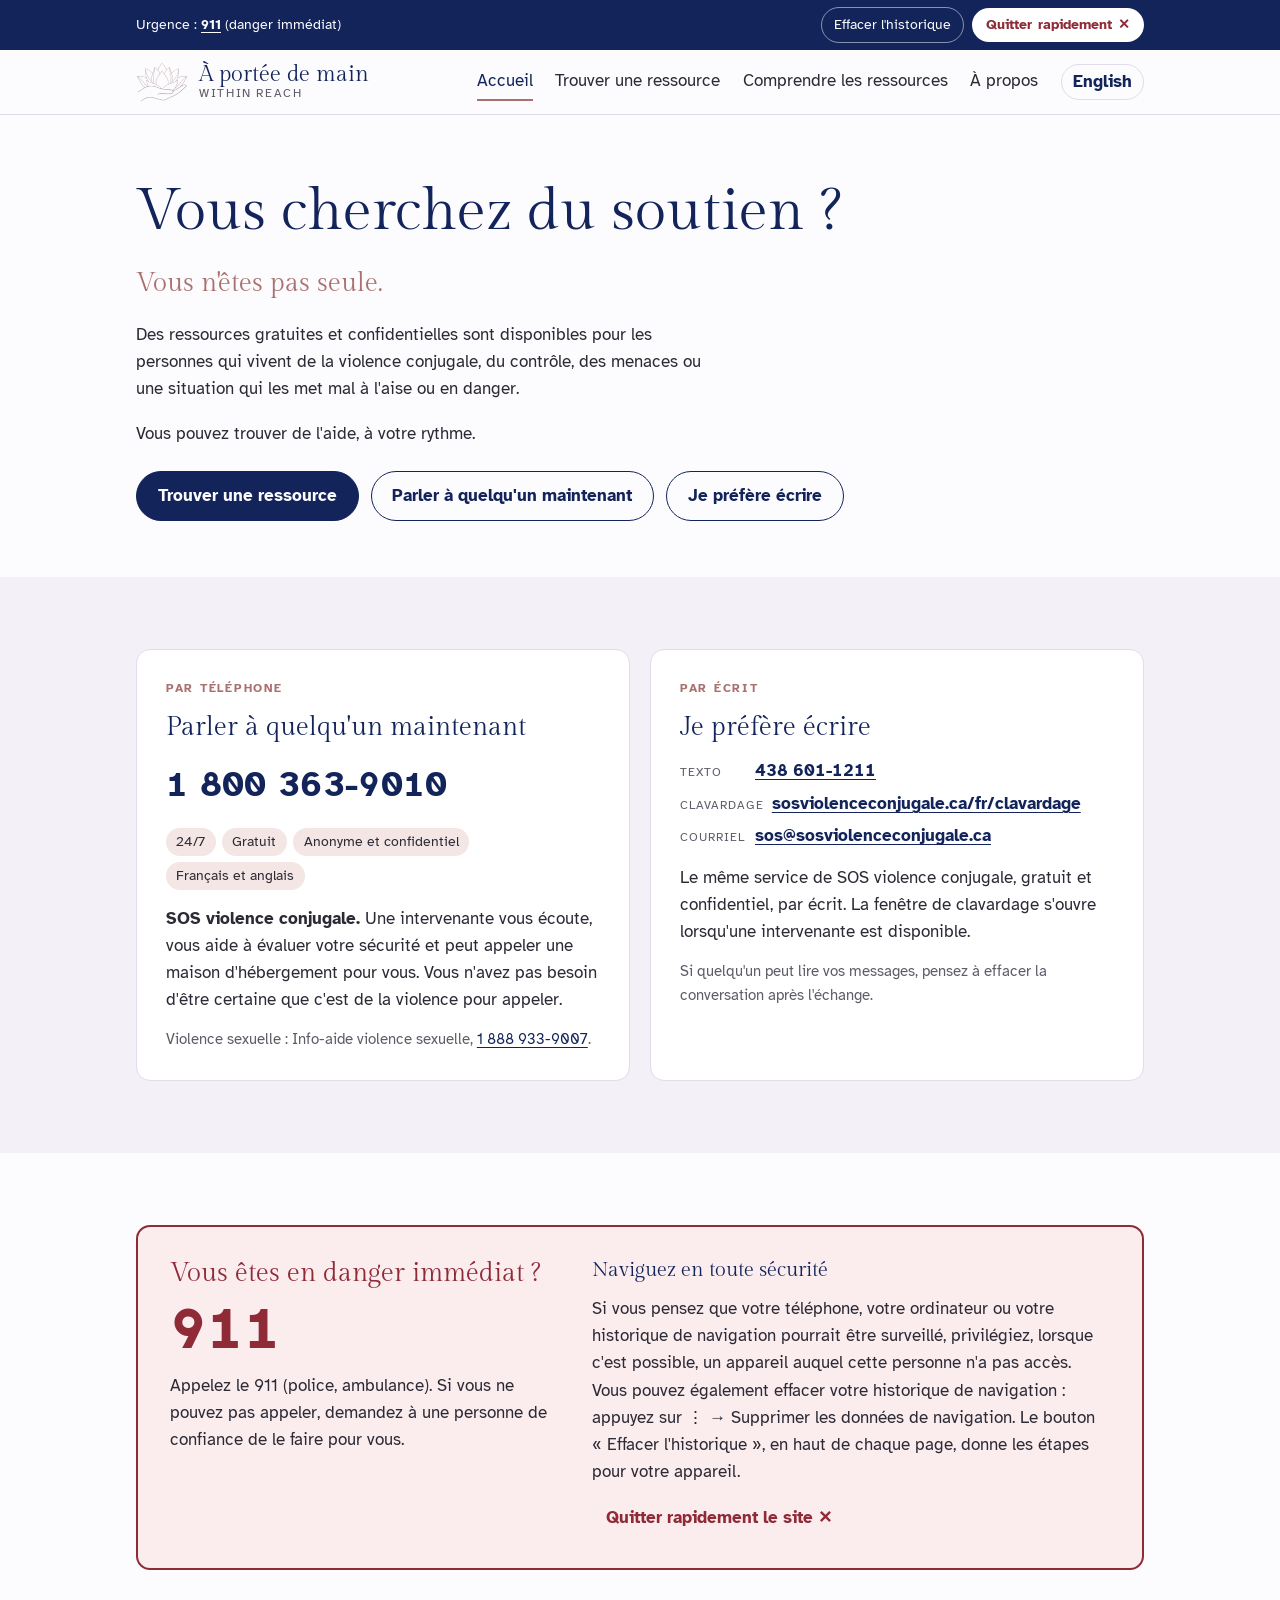
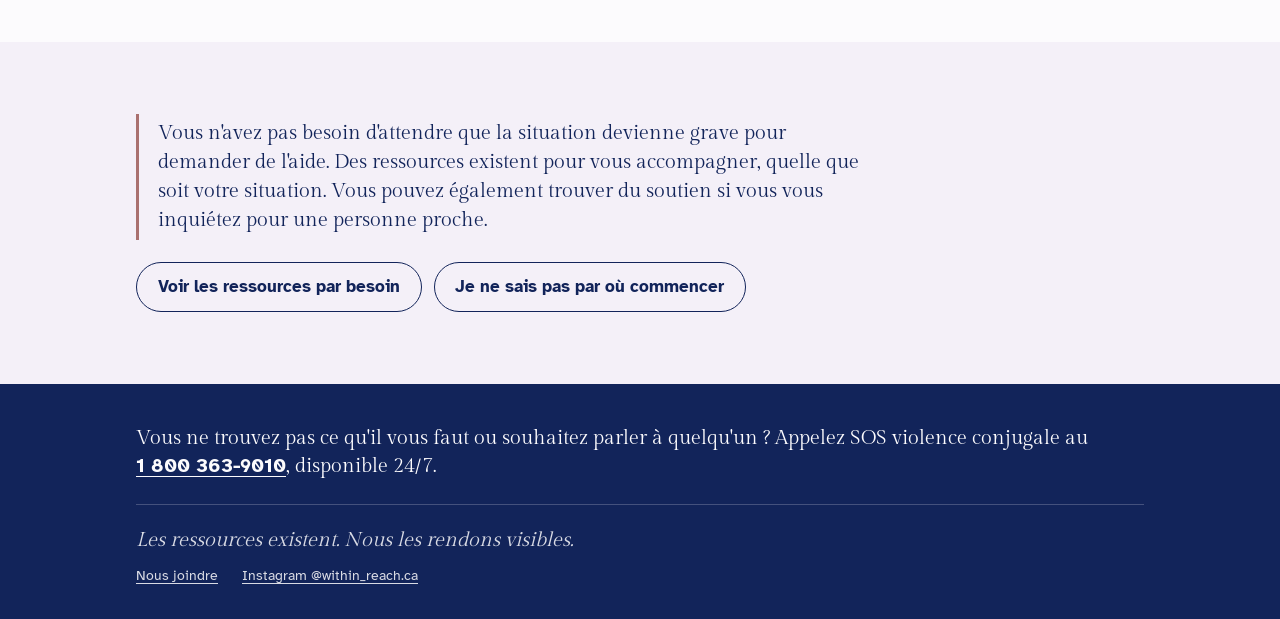
<file: index.html>
<!DOCTYPE html>
<html lang="fr">
<head>
<meta charset="utf-8">
<meta name="viewport" content="width=device-width, initial-scale=1, viewport-fit=cover">
<title>À portée de main</title>
<meta name="description" content="Les ressources existent. Nous les rendons visibles.">
<meta name="referrer" content="no-referrer">
<link rel="icon" href="img/favicon.png" type="image/png">
<link rel="apple-touch-icon" href="img/apple-touch-icon.png">
<link rel="alternate" hreflang="en" href="en/index.html">
<link rel="preconnect" href="https://fonts.googleapis.com"><link rel="preconnect" href="https://fonts.gstatic.com" crossorigin><link rel="stylesheet" href="https://fonts.googleapis.com/css2?family=Atkinson+Hyperlegible:ital,wght@0,400;0,700;1,400&family=Gilda+Display&display=swap">
<link rel="stylesheet" href="style.css">
<script data-goatcounter="https://aporteedemain.goatcounter.com/count" async src="https://gc.zgo.at/count.js"></script>
</head>
<body>
<a class="skip" href="#contenu">Aller au contenu</a>
<div class="safety" role="region" aria-label="Effacer l&#x27;historique / Quitter rapidement">
  <div class="wrap">
    <p class="safety__911"><span class="safety__label">Urgence : </span><a href="tel:911" data-goatcounter-click="tel-911-barre">911</a> <span class="safety__label">(danger immédiat)</span></p>
    <details class="history">
      <summary>Effacer l&#x27;historique</summary>
      <div class="history__panel">
        <h2>Effacer l&#x27;historique de navigation</h2>
        <dl><div data-os="android"><dt>Android <span class="mine-tag">Pour votre appareil</span></dt><dd><b>Chrome :</b> appuyez sur <b>⋮</b> → <b>Supprimer les données de navigation</b> (ou ⋮ → Historique).<br><b>Samsung Internet :</b> <b>☰</b> → <b>Paramètres</b> → <b>Données de navigation personnelles</b> → <b>Supprimer les données de navigation</b>.</dd></div><div data-os="ios"><dt>iPhone ou iPad <span class="mine-tag">Pour votre appareil</span></dt><dd><b>Safari :</b> ouvrez <b>Réglages</b> → <b>Safari</b> (ou Réglages → Apps → Safari) → <b>Effacer historique et données de site</b>.<br><b>Chrome :</b> appuyez sur <b>…</b> → <b>Supprimer les données de navigation</b>.</dd></div><div data-os="windows"><dt>Ordinateur Windows <span class="mine-tag">Pour votre appareil</span></dt><dd><b>Chrome, Edge, Firefox :</b> appuyez sur <kbd>Ctrl</kbd> + <kbd>Maj</kbd> + <kbd>Suppr</kbd>.</dd></div><div data-os="mac"><dt>Mac <span class="mine-tag">Pour votre appareil</span></dt><dd><b>Chrome, Edge, Firefox :</b> appuyez sur <kbd>⌘</kbd> + <kbd>Maj</kbd> + <kbd>Suppr</kbd>.<br><b>Safari :</b> menu <b>Historique</b> → <b>Effacer l'historique</b>.</dd></div></dl>
        <button type="button" class="hist-toggle" data-more="Voir les autres appareils" data-less="Voir seulement mon appareil">Voir les autres appareils</button>
        <p class="tip">Si effacer tout l&#x27;historique risque d&#x27;attirer l&#x27;attention, supprimez seulement les pages de ce site. La navigation privée n&#x27;enregistre pas l&#x27;historique.</p>
      </div>
    </details>
    <a class="exit" href="https://www.google.com/" rel="noreferrer" onclick="try{if(window.goatcounter&&goatcounter.count)goatcounter.count({path:'quitter-rapidement',title:'Quitter rapidement',event:true})}catch(e){}window.location.replace('https://www.google.com/');return false;">Quitter<span class="exit__long"> rapidement</span> ✕</a>
  </div>
</div>
<header class="site-header">
  <div class="wrap">
    <a class="brand" href="index.html"><img src="img/lotus.png" alt="" width="52" height="40"><span class="brand__name">À portée de main<small>Within Reach</small></span></a>
    <a class="lang-quick" href="en/index.html" data-goatcounter-click="langue-en" hreflang="en" lang="en" aria-label="English">EN</a>
    <input type="checkbox" id="menu-toggle" class="menu-toggle visually-hidden">
    <label for="menu-toggle" class="menu-btn">Menu</label>
    <nav class="nav" aria-label="Menu"><a href="index.html" aria-current="page">Accueil</a><a href="ressources.html">Trouver une ressource</a><a href="comprendre.html">Comprendre les ressources</a><a href="a-propos.html">À propos</a><a class="lang" href="en/index.html" data-goatcounter-click="langue-en" hreflang="en" lang="en">English</a></nav>
  </div>
</header>
<main id="contenu">

<section class="hero">
  <div class="wrap">
    <div class="hero__text">
      <h1>Vous cherchez du soutien&nbsp;?</h1>
      <p class="alone">Vous n'êtes pas seule.</p>
      <p>Des ressources gratuites et confidentielles sont disponibles pour les personnes qui vivent de la violence conjugale, du contrôle, des menaces ou une situation qui les met mal à l'aise ou en danger.</p>
      <p>Vous pouvez trouver de l'aide, à votre rythme.</p>
      <div class="actions">
        <a class="btn btn--primary" href="ressources.html">Trouver une ressource</a>
        <a class="btn" href="#parler">Parler à quelqu'un maintenant</a>
        <a class="btn" href="#ecrire">Je préfère écrire</a>
      </div>
    </div>
  </div>
</section>

<section class="section section--tint" aria-label="Contact immédiat">
  <div class="wrap panels">
    <article class="panel" id="parler">
      <p class="eyebrow">Par téléphone</p>
      <h2>Parler à quelqu'un maintenant</h2>
      <a class="bignum" href="tel:18003639010" data-goatcounter-click="tel-sos-accueil">1 800 363-9010</a>
      <ul class="facts"><li>24/7</li><li>Gratuit</li><li>Anonyme et confidentiel</li><li>Français et anglais</li></ul>
      <p><strong>SOS violence conjugale.</strong> Une intervenante vous écoute, vous aide à évaluer votre sécurité et peut appeler une maison d'hébergement pour vous. Vous n'avez pas besoin d'être certaine que c'est de la violence pour appeler.</p>
      <p class="small muted">Violence sexuelle : Info-aide violence sexuelle, <a href="tel:18889339007" data-goatcounter-click="tel-infoaide-accueil">1 888 933-9007</a>.</p>
    </article>
    <article class="panel" id="ecrire">
      <p class="eyebrow">Par écrit</p>
      <h2>Je préfère écrire</h2>
      <ul class="contacts">
        <li><span class="k">Texto</span><a href="sms:4386011211" data-goatcounter-click="texto-sos-accueil">438 601-1211</a></li>
        <li><span class="k">Clavardage</span><a href="https://sosviolenceconjugale.ca/fr/clavardage" data-goatcounter-click="clavardage-sos-accueil" target="_blank" rel="noopener noreferrer">sosviolenceconjugale.ca/fr/clavardage</a></li>
        <li><span class="k">Courriel</span><a href="mailto:sos@sosviolenceconjugale.ca" data-goatcounter-click="courriel-sos-accueil">sos@sosviolenceconjugale.ca</a></li>
      </ul>
      <p>Le même service de SOS violence conjugale, gratuit et confidentiel, par écrit. La fenêtre de clavardage s'ouvre lorsqu'une intervenante est disponible.</p>
      <p class="small muted">Si quelqu'un peut lire vos messages, pensez à effacer la conversation après l'échange.</p>
    </article>
  </div>
</section>

<section class="section" aria-labelledby="danger-titre">
  <div class="wrap">
    <div class="danger">
      <div class="danger__col">
        <h2 id="danger-titre">Vous êtes en danger immédiat&nbsp;?</h2>
        <a class="num911" href="tel:911" data-goatcounter-click="tel-911-accueil">911</a>
        <p>Appelez le 911 (police, ambulance). Si vous ne pouvez pas appeler, demandez à une personne de confiance de le faire pour vous.</p>
      </div>
      <div class="danger__col">
        <h3>Naviguez en toute sécurité</h3>
        <p>Si vous pensez que votre téléphone, votre ordinateur ou votre historique de navigation pourrait être surveillé, privilégiez, lorsque c'est possible, un appareil auquel cette personne n'a pas accès. Vous pouvez également effacer votre historique de navigation : appuyez sur ⋮ → Supprimer les données de navigation. Le bouton «&nbsp;Effacer l'historique&nbsp;», en haut de chaque page, donne les étapes pour votre appareil.</p>
        <p><a class="exit" href="https://www.google.com/" rel="noreferrer" onclick="try{if(window.goatcounter&&goatcounter.count)goatcounter.count({path:'quitter-rapidement',title:'Quitter rapidement',event:true})}catch(e){}window.location.replace('https://www.google.com/');return false;">Quitter rapidement le site ✕</a></p>
      </div>
    </div>
  </div>
</section>

<section class="section section--tint" aria-label="Message important">
  <div class="wrap stack">
    <p class="callout">Vous n'avez pas besoin d'attendre que la situation devienne grave pour demander de l'aide. Des ressources existent pour vous accompagner, quelle que soit votre situation. Vous pouvez également trouver du soutien si vous vous inquiétez pour une personne proche.</p>
    <div class="actions"><a class="btn" href="ressources.html">Voir les ressources par besoin</a><a class="btn" href="comprendre.html">Je ne sais pas par où commencer</a></div>
  </div>
</section>

</main>
<footer class="site-footer">
  <div class="wrap">
    <p class="footer-sos">Vous ne trouvez pas ce qu'il vous faut ou souhaitez parler à quelqu'un ? Appelez SOS violence conjugale au <a href="tel:18003639010" data-goatcounter-click="tel-sos-pied-de-page">1 800 363-9010</a>, disponible 24/7.</p>
    <div class="footer-meta">
      <span class="slogan">Les ressources existent. Nous les rendons visibles.</span>
      <a href="a-propos.html#contact">Nous joindre</a>
      <a href="https://www.instagram.com/within_reach.ca/" rel="noreferrer">Instagram @within_reach.ca</a>
    </div>
  </div>
</footer>
<script>
/* Anonymous count (GoatCounter, no cookies) when the history panel is opened. */
(function () {
  var d = document.querySelectorAll("details.history");
  for (var i = 0; i < d.length; i++) d[i].addEventListener("toggle", function () {
    if (this.open && window.goatcounter && goatcounter.count) goatcounter.count({ path: "effacer-historique-ouvert", title: "Effacer l'historique (ouvert)", event: true });
  });
})();
/* Show the history instructions for the visitor's device first. Without JavaScript, every device is listed. */
(function () {
  var ua = navigator.userAgent, os = null;
  if (/iPhone|iPad|iPod/.test(ua) || (/Macintosh/.test(ua) && navigator.maxTouchPoints > 1)) os = "ios";
  else if (/Android/.test(ua)) os = "android";
  else if (/Macintosh|Mac OS X/.test(ua)) os = "mac";
  else if (/Windows/.test(ua)) os = "windows";
  if (!os) return;
  var panels = document.querySelectorAll(".history__panel");
  for (var i = 0; i < panels.length; i++) {
    var p = panels[i], mine = p.querySelector('[data-os="' + os + '"]'), btn = p.querySelector(".hist-toggle");
    if (!mine || !btn) continue;
    mine.classList.add("is-mine");
    mine.parentNode.insertBefore(mine, mine.parentNode.firstChild);
    p.classList.add("has-mine");
    btn.addEventListener("click", function () {
      var panel = this.closest(".history__panel"), open = panel.classList.toggle("show-all");
      this.textContent = open ? this.getAttribute("data-less") : this.getAttribute("data-more");
    });
  }
})();
</script>
</body>
</html>
</file>
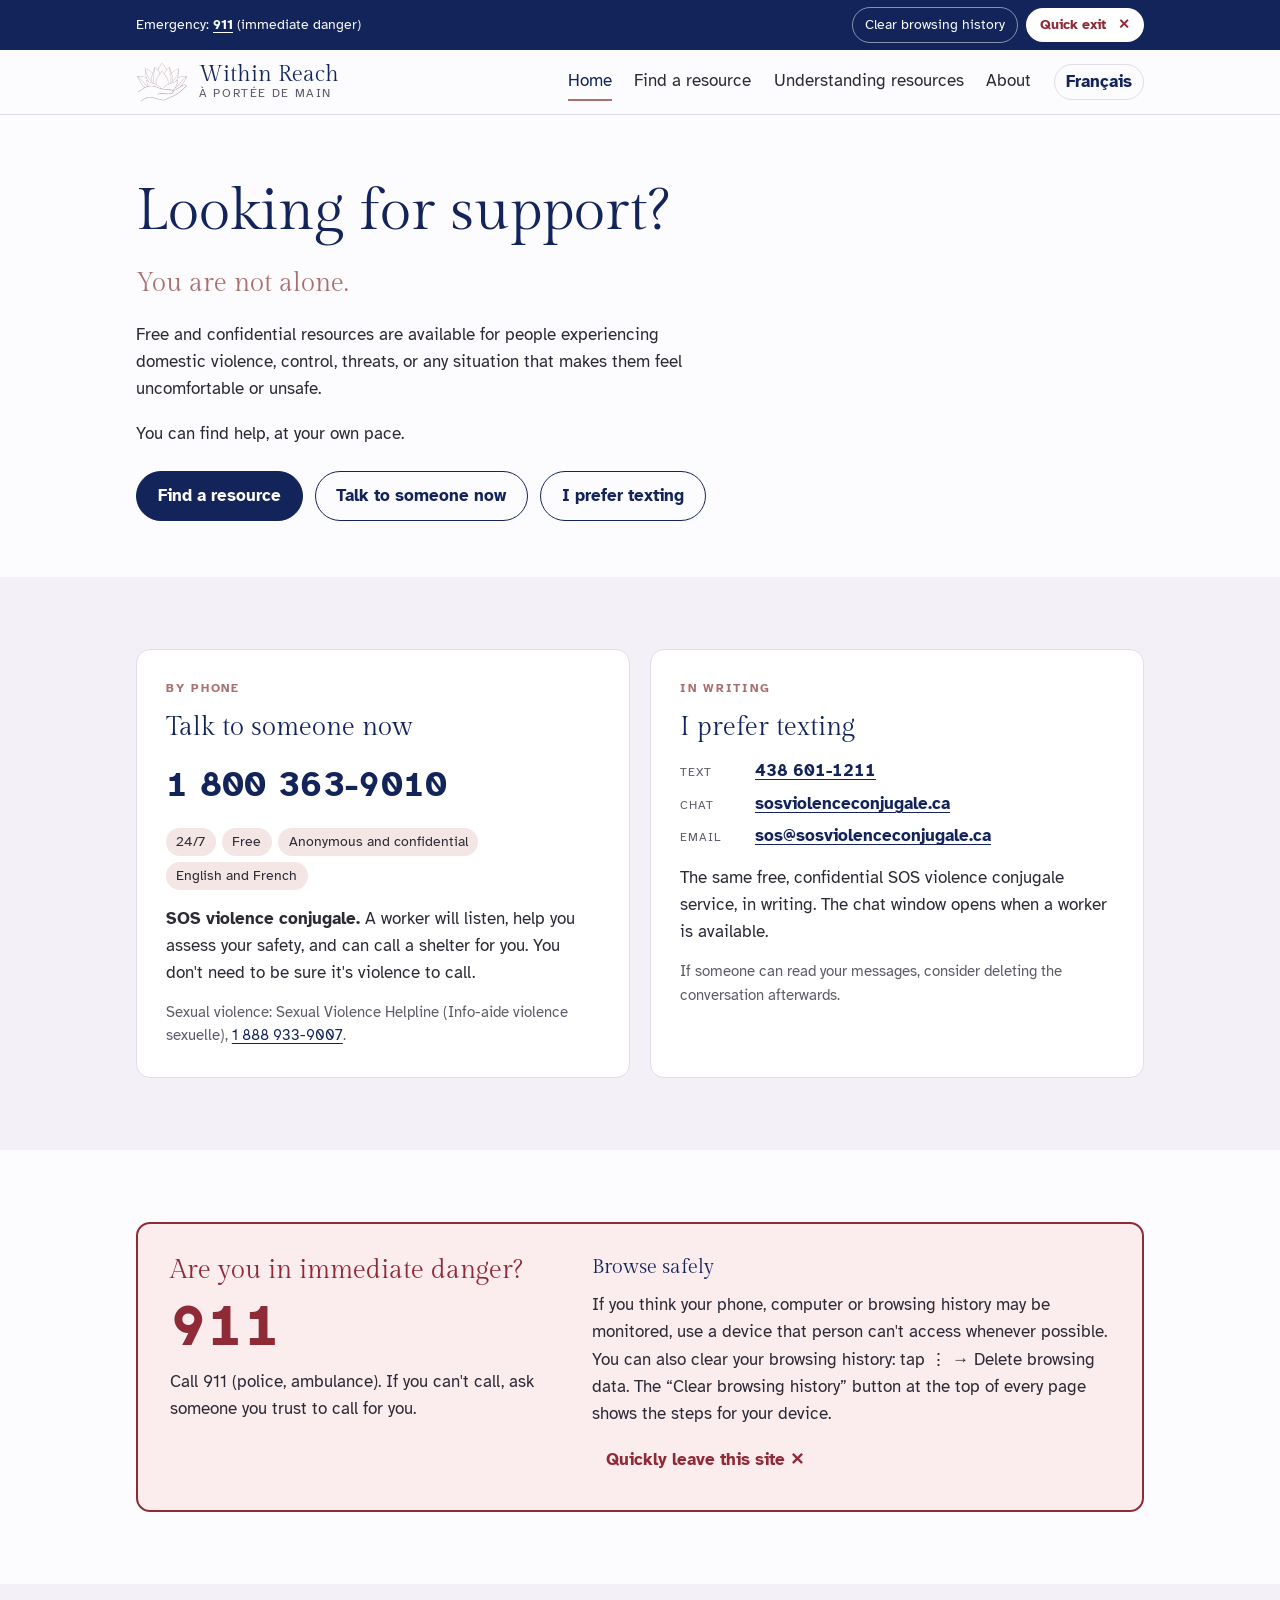
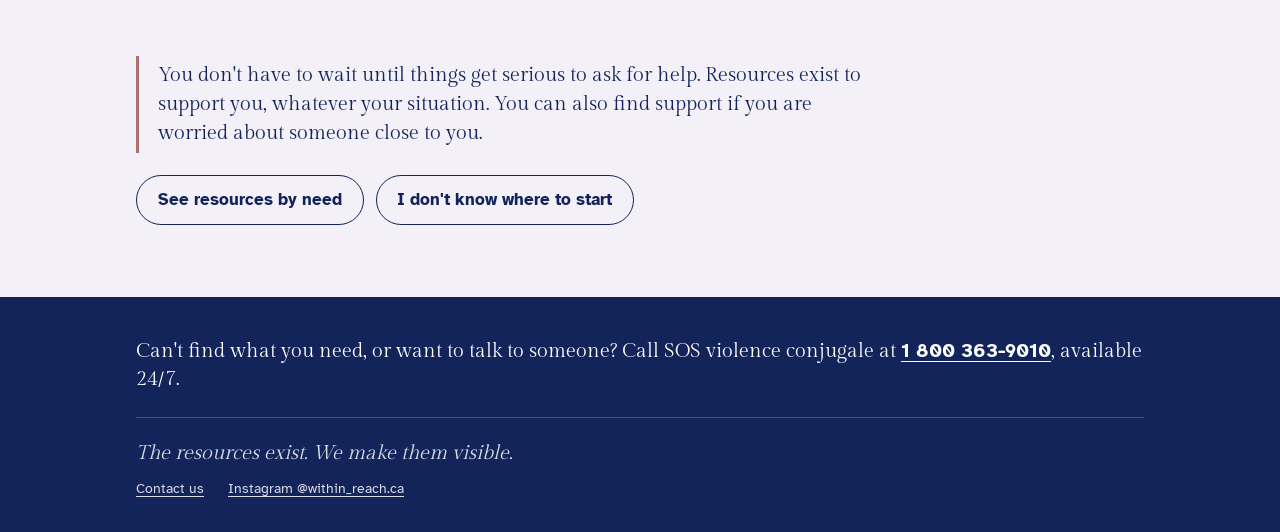
<file: en/index.html>
<!DOCTYPE html>
<html lang="en">
<head>
<meta charset="utf-8">
<meta name="viewport" content="width=device-width, initial-scale=1, viewport-fit=cover">
<title>Within Reach</title>
<meta name="description" content="The resources exist. We make them visible.">
<meta name="referrer" content="no-referrer">
<link rel="icon" href="../img/favicon.png" type="image/png">
<link rel="apple-touch-icon" href="../img/apple-touch-icon.png">
<link rel="alternate" hreflang="fr" href="../index.html">
<link rel="preconnect" href="https://fonts.googleapis.com"><link rel="preconnect" href="https://fonts.gstatic.com" crossorigin><link rel="stylesheet" href="https://fonts.googleapis.com/css2?family=Atkinson+Hyperlegible:ital,wght@0,400;0,700;1,400&family=Gilda+Display&display=swap">
<link rel="stylesheet" href="../style.css">
<script data-goatcounter="https://aporteedemain.goatcounter.com/count" async src="https://gc.zgo.at/count.js"></script>
</head>
<body>
<a class="skip" href="#contenu">Skip to content</a>
<div class="safety" role="region" aria-label="Clear browsing history / Quick exit">
  <div class="wrap">
    <p class="safety__911"><span class="safety__label">Emergency: </span><a href="tel:911" data-goatcounter-click="tel-911-barre">911</a> <span class="safety__label">(immediate danger)</span></p>
    <details class="history">
      <summary>Clear browsing history</summary>
      <div class="history__panel">
        <h2>Clear your browsing history</h2>
        <dl><div data-os="android"><dt>Android <span class="mine-tag">For your device</span></dt><dd><b>Chrome:</b> tap <b>⋮</b> → <b>Delete browsing data</b> (or ⋮ → History).<br><b>Samsung Internet:</b> <b>☰</b> → <b>Settings</b> → <b>Personal browsing data</b> → <b>Delete browsing data</b>.</dd></div><div data-os="ios"><dt>iPhone or iPad <span class="mine-tag">For your device</span></dt><dd><b>Safari:</b> open <b>Settings</b> → <b>Safari</b> (or Settings → Apps → Safari) → <b>Clear History and Website Data</b>.<br><b>Chrome:</b> tap <b>…</b> → <b>Delete browsing data</b>.</dd></div><div data-os="windows"><dt>Windows computer <span class="mine-tag">For your device</span></dt><dd><b>Chrome, Edge, Firefox:</b> press <kbd>Ctrl</kbd> + <kbd>Shift</kbd> + <kbd>Delete</kbd>.</dd></div><div data-os="mac"><dt>Mac <span class="mine-tag">For your device</span></dt><dd><b>Chrome, Edge, Firefox:</b> press <kbd>⌘</kbd> + <kbd>Shift</kbd> + <kbd>Delete</kbd>.<br><b>Safari:</b> <b>History</b> menu → <b>Clear History</b>.</dd></div></dl>
        <button type="button" class="hist-toggle" data-more="Show other devices" data-less="Show only my device">Show other devices</button>
        <p class="tip">If clearing all your history might draw attention, delete only the pages from this site. Private browsing does not save your history.</p>
      </div>
    </details>
    <a class="exit" href="https://www.google.com/" rel="noreferrer" onclick="try{if(window.goatcounter&&goatcounter.count)goatcounter.count({path:'quitter-rapidement',title:'Quitter rapidement',event:true})}catch(e){}window.location.replace('https://www.google.com/');return false;">Quick exit<span class="exit__long"> </span> ✕</a>
  </div>
</div>
<header class="site-header">
  <div class="wrap">
    <a class="brand" href="index.html"><img src="../img/lotus.png" alt="" width="52" height="40"><span class="brand__name">Within Reach<small>À portée de main</small></span></a>
    <a class="lang-quick" href="../index.html" data-goatcounter-click="langue-fr" hreflang="fr" lang="fr" aria-label="Français">FR</a>
    <input type="checkbox" id="menu-toggle" class="menu-toggle visually-hidden">
    <label for="menu-toggle" class="menu-btn">Menu</label>
    <nav class="nav" aria-label="Menu"><a href="index.html" aria-current="page">Home</a><a href="ressources.html">Find a resource</a><a href="comprendre.html">Understanding resources</a><a href="a-propos.html">About</a><a class="lang" href="../index.html" data-goatcounter-click="langue-fr" hreflang="fr" lang="fr">Français</a></nav>
  </div>
</header>
<main id="contenu">

<section class="hero">
  <div class="wrap">
    <div class="hero__text">
      <h1>Looking for support?</h1>
      <p class="alone">You are not alone.</p>
      <p>Free and confidential resources are available for people experiencing domestic violence, control, threats, or any situation that makes them feel uncomfortable or unsafe.</p>
      <p>You can find help, at your own pace.</p>
      <div class="actions">
        <a class="btn btn--primary" href="ressources.html">Find a resource</a>
        <a class="btn" href="#parler">Talk to someone now</a>
        <a class="btn" href="#ecrire">I prefer texting</a>
      </div>
    </div>
  </div>
</section>

<section class="section section--tint" aria-label="Immediate contact">
  <div class="wrap panels">
    <article class="panel" id="parler">
      <p class="eyebrow">By phone</p>
      <h2>Talk to someone now</h2>
      <a class="bignum" href="tel:18003639010" data-goatcounter-click="tel-sos-accueil">1 800 363-9010</a>
      <ul class="facts"><li>24/7</li><li>Free</li><li>Anonymous and confidential</li><li>English and French</li></ul>
      <p><strong>SOS violence conjugale.</strong> A worker will listen, help you assess your safety, and can call a shelter for you. You don't need to be sure it's violence to call.</p>
      <p class="small muted">Sexual violence: Sexual Violence Helpline (Info-aide violence sexuelle), <a href="tel:18889339007" data-goatcounter-click="tel-infoaide-accueil">1 888 933-9007</a>.</p>
    </article>
    <article class="panel" id="ecrire">
      <p class="eyebrow">In writing</p>
      <h2>I prefer texting</h2>
      <ul class="contacts">
        <li><span class="k">Text</span><a href="sms:4386011211" data-goatcounter-click="texto-sos-accueil">438 601-1211</a></li>
        <li><span class="k">Chat</span><a href="https://sosviolenceconjugale.ca/en" data-goatcounter-click="clavardage-sos-accueil" target="_blank" rel="noopener noreferrer">sosviolenceconjugale.ca</a></li>
        <li><span class="k">Email</span><a href="mailto:sos@sosviolenceconjugale.ca" data-goatcounter-click="courriel-sos-accueil">sos@sosviolenceconjugale.ca</a></li>
      </ul>
      <p>The same free, confidential SOS violence conjugale service, in writing. The chat window opens when a worker is available.</p>
      <p class="small muted">If someone can read your messages, consider deleting the conversation afterwards.</p>
    </article>
  </div>
</section>

<section class="section" aria-labelledby="danger-titre">
  <div class="wrap">
    <div class="danger">
      <div class="danger__col">
        <h2 id="danger-titre">Are you in immediate danger?</h2>
        <a class="num911" href="tel:911" data-goatcounter-click="tel-911-accueil">911</a>
        <p>Call 911 (police, ambulance). If you can't call, ask someone you trust to call for you.</p>
      </div>
      <div class="danger__col">
        <h3>Browse safely</h3>
        <p>If you think your phone, computer or browsing history may be monitored, use a device that person can't access whenever possible. You can also clear your browsing history: tap ⋮ → Delete browsing data. The “Clear browsing history” button at the top of every page shows the steps for your device.</p>
        <p><a class="exit" href="https://www.google.com/" rel="noreferrer" onclick="try{if(window.goatcounter&&goatcounter.count)goatcounter.count({path:'quitter-rapidement',title:'Quitter rapidement',event:true})}catch(e){}window.location.replace('https://www.google.com/');return false;">Quickly leave this site ✕</a></p>
      </div>
    </div>
  </div>
</section>

<section class="section section--tint" aria-label="Important message">
  <div class="wrap stack">
    <p class="callout">You don't have to wait until things get serious to ask for help. Resources exist to support you, whatever your situation. You can also find support if you are worried about someone close to you.</p>
    <div class="actions"><a class="btn" href="ressources.html">See resources by need</a><a class="btn" href="comprendre.html">I don't know where to start</a></div>
  </div>
</section>

</main>
<footer class="site-footer">
  <div class="wrap">
    <p class="footer-sos">Can't find what you need, or want to talk to someone? Call SOS violence conjugale at <a href="tel:18003639010" data-goatcounter-click="tel-sos-pied-de-page">1 800 363-9010</a>, available 24/7.</p>
    <div class="footer-meta">
      <span class="slogan">The resources exist. We make them visible.</span>
      <a href="a-propos.html#contact">Contact us</a>
      <a href="https://www.instagram.com/within_reach.ca/" rel="noreferrer">Instagram @within_reach.ca</a>
    </div>
  </div>
</footer>
<script>
/* Anonymous count (GoatCounter, no cookies) when the history panel is opened. */
(function () {
  var d = document.querySelectorAll("details.history");
  for (var i = 0; i < d.length; i++) d[i].addEventListener("toggle", function () {
    if (this.open && window.goatcounter && goatcounter.count) goatcounter.count({ path: "effacer-historique-ouvert", title: "Effacer l'historique (ouvert)", event: true });
  });
})();
/* Show the history instructions for the visitor's device first. Without JavaScript, every device is listed. */
(function () {
  var ua = navigator.userAgent, os = null;
  if (/iPhone|iPad|iPod/.test(ua) || (/Macintosh/.test(ua) && navigator.maxTouchPoints > 1)) os = "ios";
  else if (/Android/.test(ua)) os = "android";
  else if (/Macintosh|Mac OS X/.test(ua)) os = "mac";
  else if (/Windows/.test(ua)) os = "windows";
  if (!os) return;
  var panels = document.querySelectorAll(".history__panel");
  for (var i = 0; i < panels.length; i++) {
    var p = panels[i], mine = p.querySelector('[data-os="' + os + '"]'), btn = p.querySelector(".hist-toggle");
    if (!mine || !btn) continue;
    mine.classList.add("is-mine");
    mine.parentNode.insertBefore(mine, mine.parentNode.firstChild);
    p.classList.add("has-mine");
    btn.addEventListener("click", function () {
      var panel = this.closest(".history__panel"), open = panel.classList.toggle("show-all");
      this.textContent = open ? this.getAttribute("data-less") : this.getAttribute("data-more");
    });
  }
})();
</script>
</body>
</html>
</file>
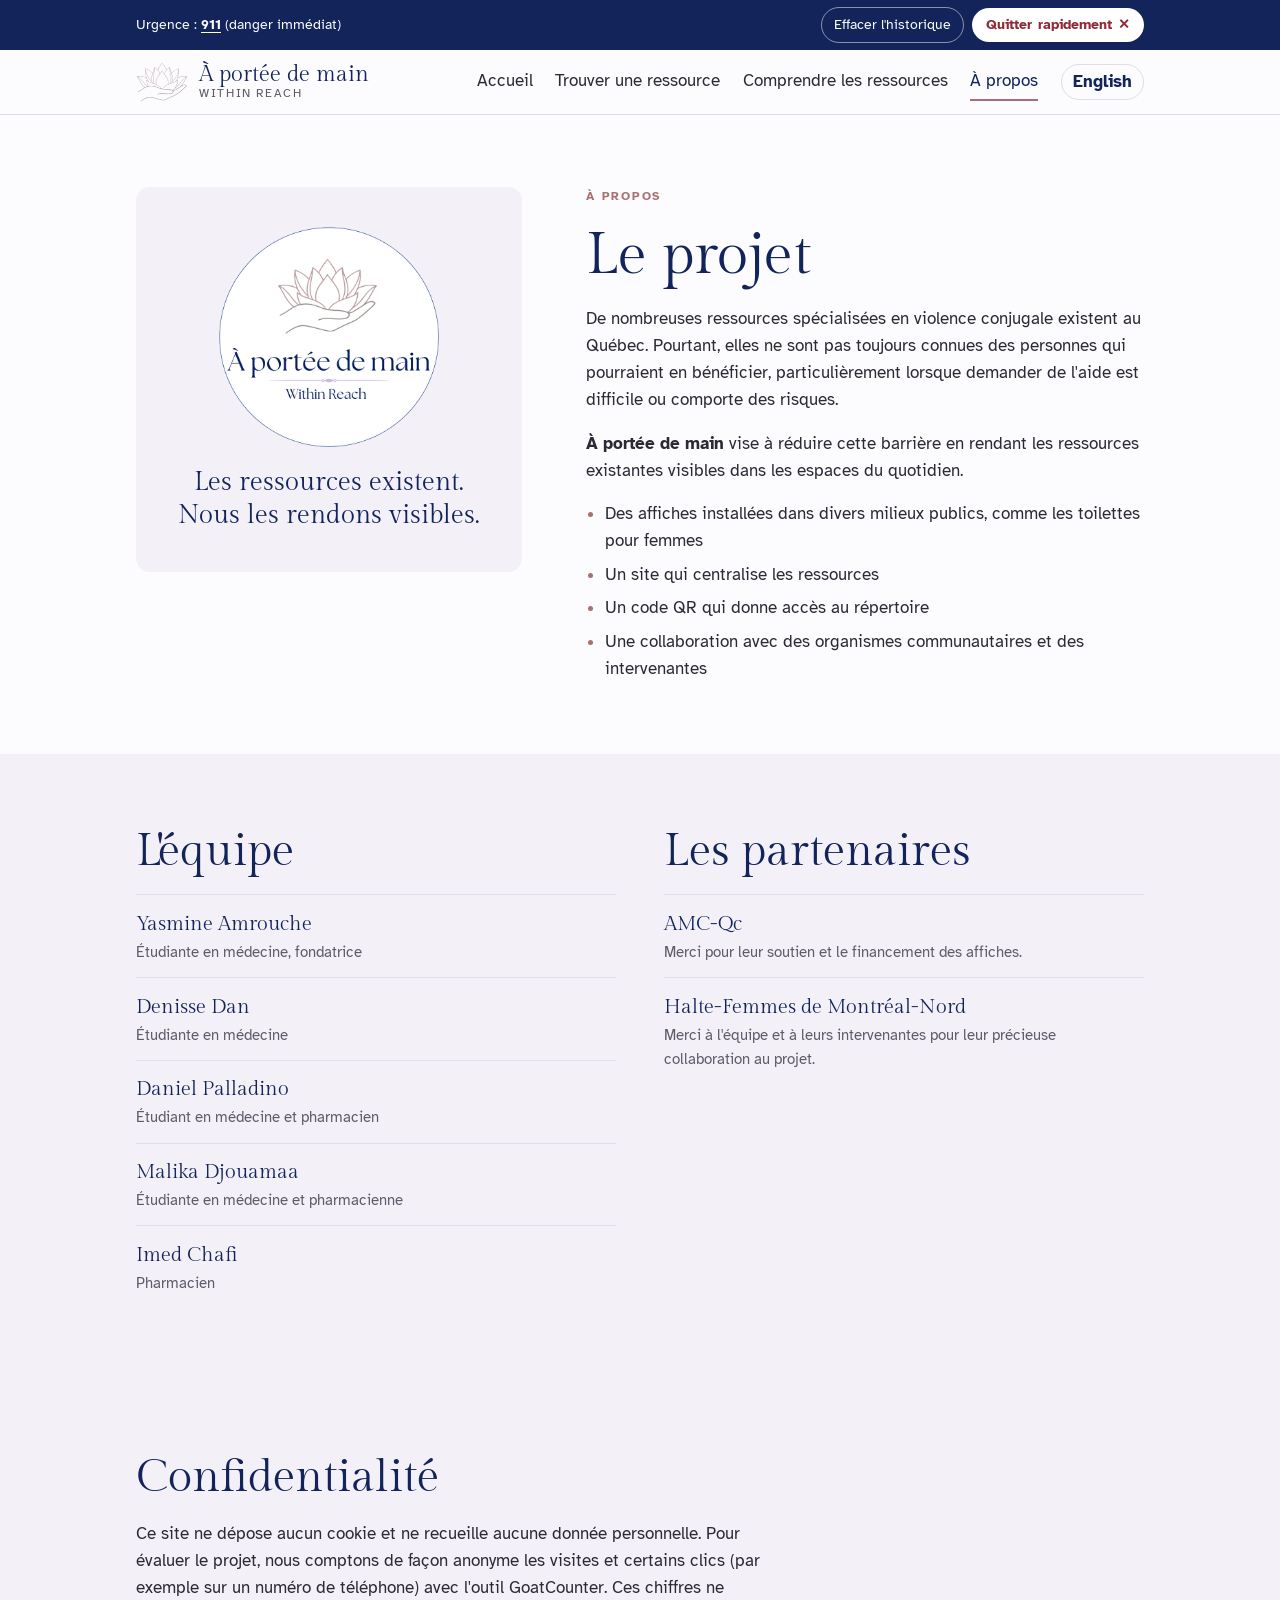
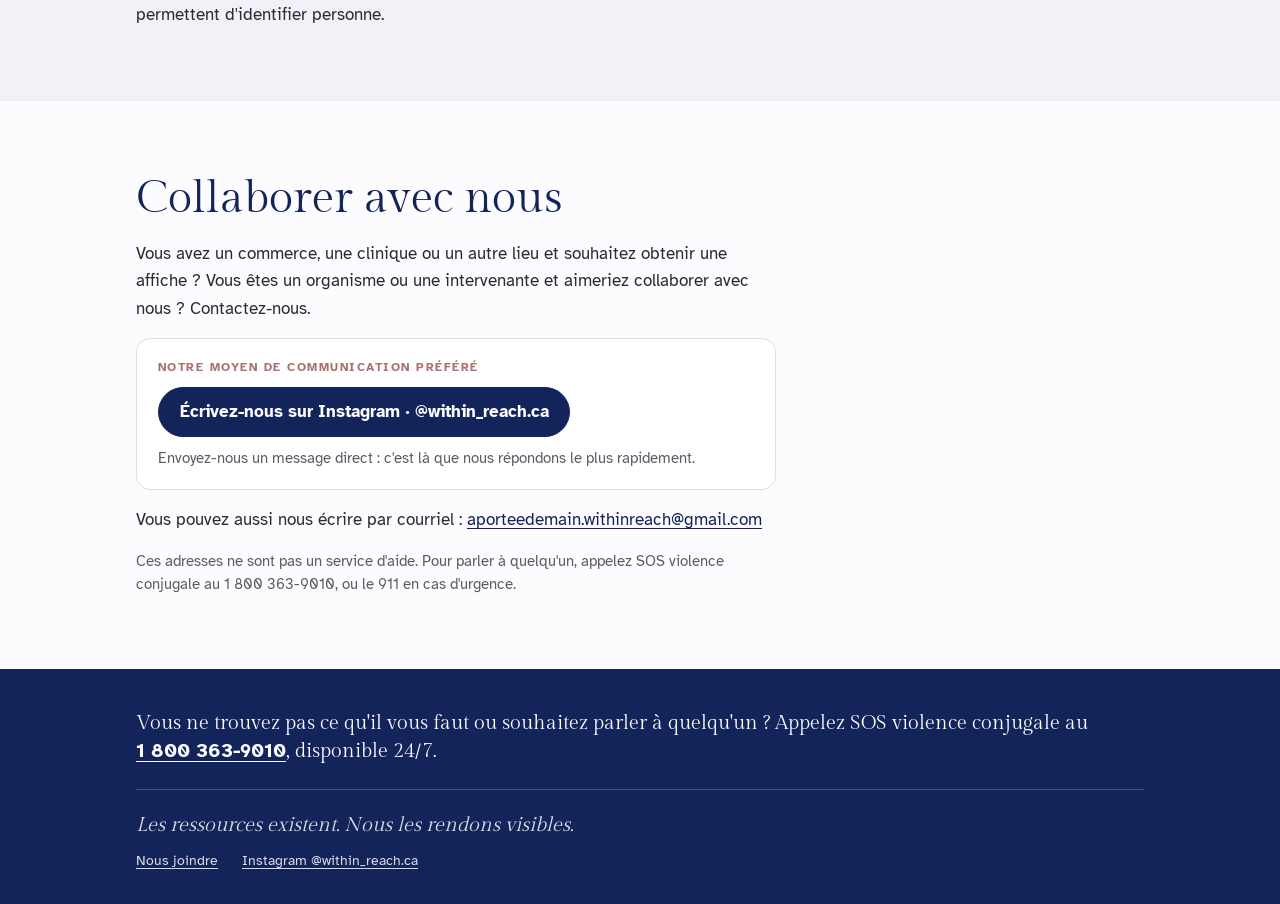
<file: a-propos.html>
<!DOCTYPE html>
<html lang="fr">
<head>
<meta charset="utf-8">
<meta name="viewport" content="width=device-width, initial-scale=1, viewport-fit=cover">
<title>À propos · À portée de main</title>
<meta name="description" content="Les ressources existent. Nous les rendons visibles.">
<meta name="referrer" content="no-referrer">
<link rel="icon" href="img/favicon.png" type="image/png">
<link rel="apple-touch-icon" href="img/apple-touch-icon.png">
<link rel="alternate" hreflang="en" href="en/a-propos.html">
<link rel="preconnect" href="https://fonts.googleapis.com"><link rel="preconnect" href="https://fonts.gstatic.com" crossorigin><link rel="stylesheet" href="https://fonts.googleapis.com/css2?family=Atkinson+Hyperlegible:ital,wght@0,400;0,700;1,400&family=Gilda+Display&display=swap">
<link rel="stylesheet" href="style.css">
<script data-goatcounter="https://aporteedemain.goatcounter.com/count" async src="https://gc.zgo.at/count.js"></script>
</head>
<body>
<a class="skip" href="#contenu">Aller au contenu</a>
<div class="safety" role="region" aria-label="Effacer l&#x27;historique / Quitter rapidement">
  <div class="wrap">
    <p class="safety__911"><span class="safety__label">Urgence : </span><a href="tel:911" data-goatcounter-click="tel-911-barre">911</a> <span class="safety__label">(danger immédiat)</span></p>
    <details class="history">
      <summary>Effacer l&#x27;historique</summary>
      <div class="history__panel">
        <h2>Effacer l&#x27;historique de navigation</h2>
        <dl><div data-os="android"><dt>Android <span class="mine-tag">Pour votre appareil</span></dt><dd><b>Chrome :</b> appuyez sur <b>⋮</b> → <b>Supprimer les données de navigation</b> (ou ⋮ → Historique).<br><b>Samsung Internet :</b> <b>☰</b> → <b>Paramètres</b> → <b>Données de navigation personnelles</b> → <b>Supprimer les données de navigation</b>.</dd></div><div data-os="ios"><dt>iPhone ou iPad <span class="mine-tag">Pour votre appareil</span></dt><dd><b>Safari :</b> ouvrez <b>Réglages</b> → <b>Safari</b> (ou Réglages → Apps → Safari) → <b>Effacer historique et données de site</b>.<br><b>Chrome :</b> appuyez sur <b>…</b> → <b>Supprimer les données de navigation</b>.</dd></div><div data-os="windows"><dt>Ordinateur Windows <span class="mine-tag">Pour votre appareil</span></dt><dd><b>Chrome, Edge, Firefox :</b> appuyez sur <kbd>Ctrl</kbd> + <kbd>Maj</kbd> + <kbd>Suppr</kbd>.</dd></div><div data-os="mac"><dt>Mac <span class="mine-tag">Pour votre appareil</span></dt><dd><b>Chrome, Edge, Firefox :</b> appuyez sur <kbd>⌘</kbd> + <kbd>Maj</kbd> + <kbd>Suppr</kbd>.<br><b>Safari :</b> menu <b>Historique</b> → <b>Effacer l'historique</b>.</dd></div></dl>
        <button type="button" class="hist-toggle" data-more="Voir les autres appareils" data-less="Voir seulement mon appareil">Voir les autres appareils</button>
        <p class="tip">Si effacer tout l&#x27;historique risque d&#x27;attirer l&#x27;attention, supprimez seulement les pages de ce site. La navigation privée n&#x27;enregistre pas l&#x27;historique.</p>
      </div>
    </details>
    <a class="exit" href="https://www.google.com/" rel="noreferrer" onclick="try{if(window.goatcounter&&goatcounter.count)goatcounter.count({path:'quitter-rapidement',title:'Quitter rapidement',event:true})}catch(e){}window.location.replace('https://www.google.com/');return false;">Quitter<span class="exit__long"> rapidement</span> ✕</a>
  </div>
</div>
<header class="site-header">
  <div class="wrap">
    <a class="brand" href="index.html"><img src="img/lotus.png" alt="" width="52" height="40"><span class="brand__name">À portée de main<small>Within Reach</small></span></a>
    <a class="lang-quick" href="en/a-propos.html" data-goatcounter-click="langue-en" hreflang="en" lang="en" aria-label="English">EN</a>
    <input type="checkbox" id="menu-toggle" class="menu-toggle visually-hidden">
    <label for="menu-toggle" class="menu-btn">Menu</label>
    <nav class="nav" aria-label="Menu"><a href="index.html">Accueil</a><a href="ressources.html">Trouver une ressource</a><a href="comprendre.html">Comprendre les ressources</a><a href="a-propos.html" aria-current="page">À propos</a><a class="lang" href="en/a-propos.html" data-goatcounter-click="langue-en" hreflang="en" lang="en">English</a></nav>
  </div>
</header>
<main id="contenu">

<section class="section">
  <div class="wrap about-hero">
    <figure class="about-brand">
      <img class="about-brand__logo" src="img/logo.png" alt="Logo À portée de main – Within Reach : une main qui tient une fleur de lotus" width="220" height="220">
      <figcaption class="about-brand__slogan">Les ressources existent.<br>Nous les rendons visibles.</figcaption>
    </figure>
    <div class="stack prose">
      <p class="eyebrow">À propos</p>
      <h1>Le projet</h1>
      <p>De nombreuses ressources spécialisées en violence conjugale existent au Québec. Pourtant, elles ne sont pas toujours connues des personnes qui pourraient en bénéficier, particulièrement lorsque demander de l'aide est difficile ou comporte des risques.</p>
      <p><strong>À portée de main</strong> vise à réduire cette barrière en rendant les ressources existantes visibles dans les espaces du quotidien.</p>
      <ul class="bullets">
        <li>Des affiches installées dans divers milieux publics, comme les toilettes pour femmes</li>
        <li>Un site qui centralise les ressources</li>
        <li>Un code QR qui donne accès au répertoire</li>
        <li>Une collaboration avec des organismes communautaires et des intervenantes</li>
      </ul>
    </div>
  </div>
</section>
<section class="section section--tint">
  <div class="wrap two">
    <div class="stack"><h2>L'équipe</h2><ul class="team"><li><strong>Yasmine Amrouche</strong><span>Étudiante en médecine, fondatrice</span></li><li><strong>Denisse Dan</strong><span>Étudiante en médecine</span></li><li><strong>Daniel Palladino</strong><span>Étudiant en médecine et pharmacien</span></li><li><strong>Malika Djouamaa</strong><span>Étudiante en médecine et pharmacienne</span></li><li><strong>Imed Chafi</strong><span>Pharmacien</span></li></ul></div>
    <div class="stack"><h2>Les partenaires</h2>
      <ul class="team">
        <li><strong>AMC-Qc</strong><span>Merci pour leur soutien et le financement des affiches.</span></li>
        <li><strong>Halte-Femmes de Montréal-Nord</strong><span>Merci à l'équipe et à leurs intervenantes pour leur précieuse collaboration au projet.</span></li>
      </ul>
    </div>
  </div>
</section>
<section class="section section--tint" id="confidentialite">
  <div class="wrap"><div class="stack prose">
    <h2>Confidentialité</h2>
    <p>Ce site ne dépose aucun cookie et ne recueille aucune donnée personnelle. Pour évaluer le projet, nous comptons de façon anonyme les visites et certains clics (par exemple sur un numéro de téléphone) avec l'outil GoatCounter. Ces chiffres ne permettent d'identifier personne.</p>
  </div></div>
</section>
<section class="section" id="contact">
  <div class="wrap"><div class="stack prose">
    <h2>Collaborer avec nous</h2>
    <p>Vous avez un commerce, une clinique ou un autre lieu et souhaitez obtenir une affiche&nbsp;? Vous êtes un organisme ou une intervenante et aimeriez collaborer avec nous&nbsp;? Contactez-nous.</p>
    <div class="reach">
      <p class="reach__label">Notre moyen de communication préféré</p>
      <a class="btn btn--primary" href="https://www.instagram.com/within_reach.ca/" target="_blank" rel="noopener noreferrer">Écrivez-nous sur Instagram · @within_reach.ca</a>
      <p class="small muted">Envoyez-nous un message direct : c'est là que nous répondons le plus rapidement.</p>
    </div>
    <p>Vous pouvez aussi nous écrire par courriel : <a href="mailto:aporteedemain.withinreach@gmail.com">aporteedemain.withinreach@gmail.com</a></p>
    <p class="small muted">Ces adresses ne sont pas un service d'aide. Pour parler à quelqu'un, appelez SOS violence conjugale au 1 800 363-9010, ou le 911 en cas d'urgence.</p>
  </div></div>
</section>
</main>
<footer class="site-footer">
  <div class="wrap">
    <p class="footer-sos">Vous ne trouvez pas ce qu'il vous faut ou souhaitez parler à quelqu'un ? Appelez SOS violence conjugale au <a href="tel:18003639010" data-goatcounter-click="tel-sos-pied-de-page">1 800 363-9010</a>, disponible 24/7.</p>
    <div class="footer-meta">
      <span class="slogan">Les ressources existent. Nous les rendons visibles.</span>
      <a href="a-propos.html#contact">Nous joindre</a>
      <a href="https://www.instagram.com/within_reach.ca/" rel="noreferrer">Instagram @within_reach.ca</a>
    </div>
  </div>
</footer>
<script>
/* Anonymous count (GoatCounter, no cookies) when the history panel is opened. */
(function () {
  var d = document.querySelectorAll("details.history");
  for (var i = 0; i < d.length; i++) d[i].addEventListener("toggle", function () {
    if (this.open && window.goatcounter && goatcounter.count) goatcounter.count({ path: "effacer-historique-ouvert", title: "Effacer l'historique (ouvert)", event: true });
  });
})();
/* Show the history instructions for the visitor's device first. Without JavaScript, every device is listed. */
(function () {
  var ua = navigator.userAgent, os = null;
  if (/iPhone|iPad|iPod/.test(ua) || (/Macintosh/.test(ua) && navigator.maxTouchPoints > 1)) os = "ios";
  else if (/Android/.test(ua)) os = "android";
  else if (/Macintosh|Mac OS X/.test(ua)) os = "mac";
  else if (/Windows/.test(ua)) os = "windows";
  if (!os) return;
  var panels = document.querySelectorAll(".history__panel");
  for (var i = 0; i < panels.length; i++) {
    var p = panels[i], mine = p.querySelector('[data-os="' + os + '"]'), btn = p.querySelector(".hist-toggle");
    if (!mine || !btn) continue;
    mine.classList.add("is-mine");
    mine.parentNode.insertBefore(mine, mine.parentNode.firstChild);
    p.classList.add("has-mine");
    btn.addEventListener("click", function () {
      var panel = this.closest(".history__panel"), open = panel.classList.toggle("show-all");
      this.textContent = open ? this.getAttribute("data-less") : this.getAttribute("data-more");
    });
  }
})();
</script>
</body>
</html>
</file>
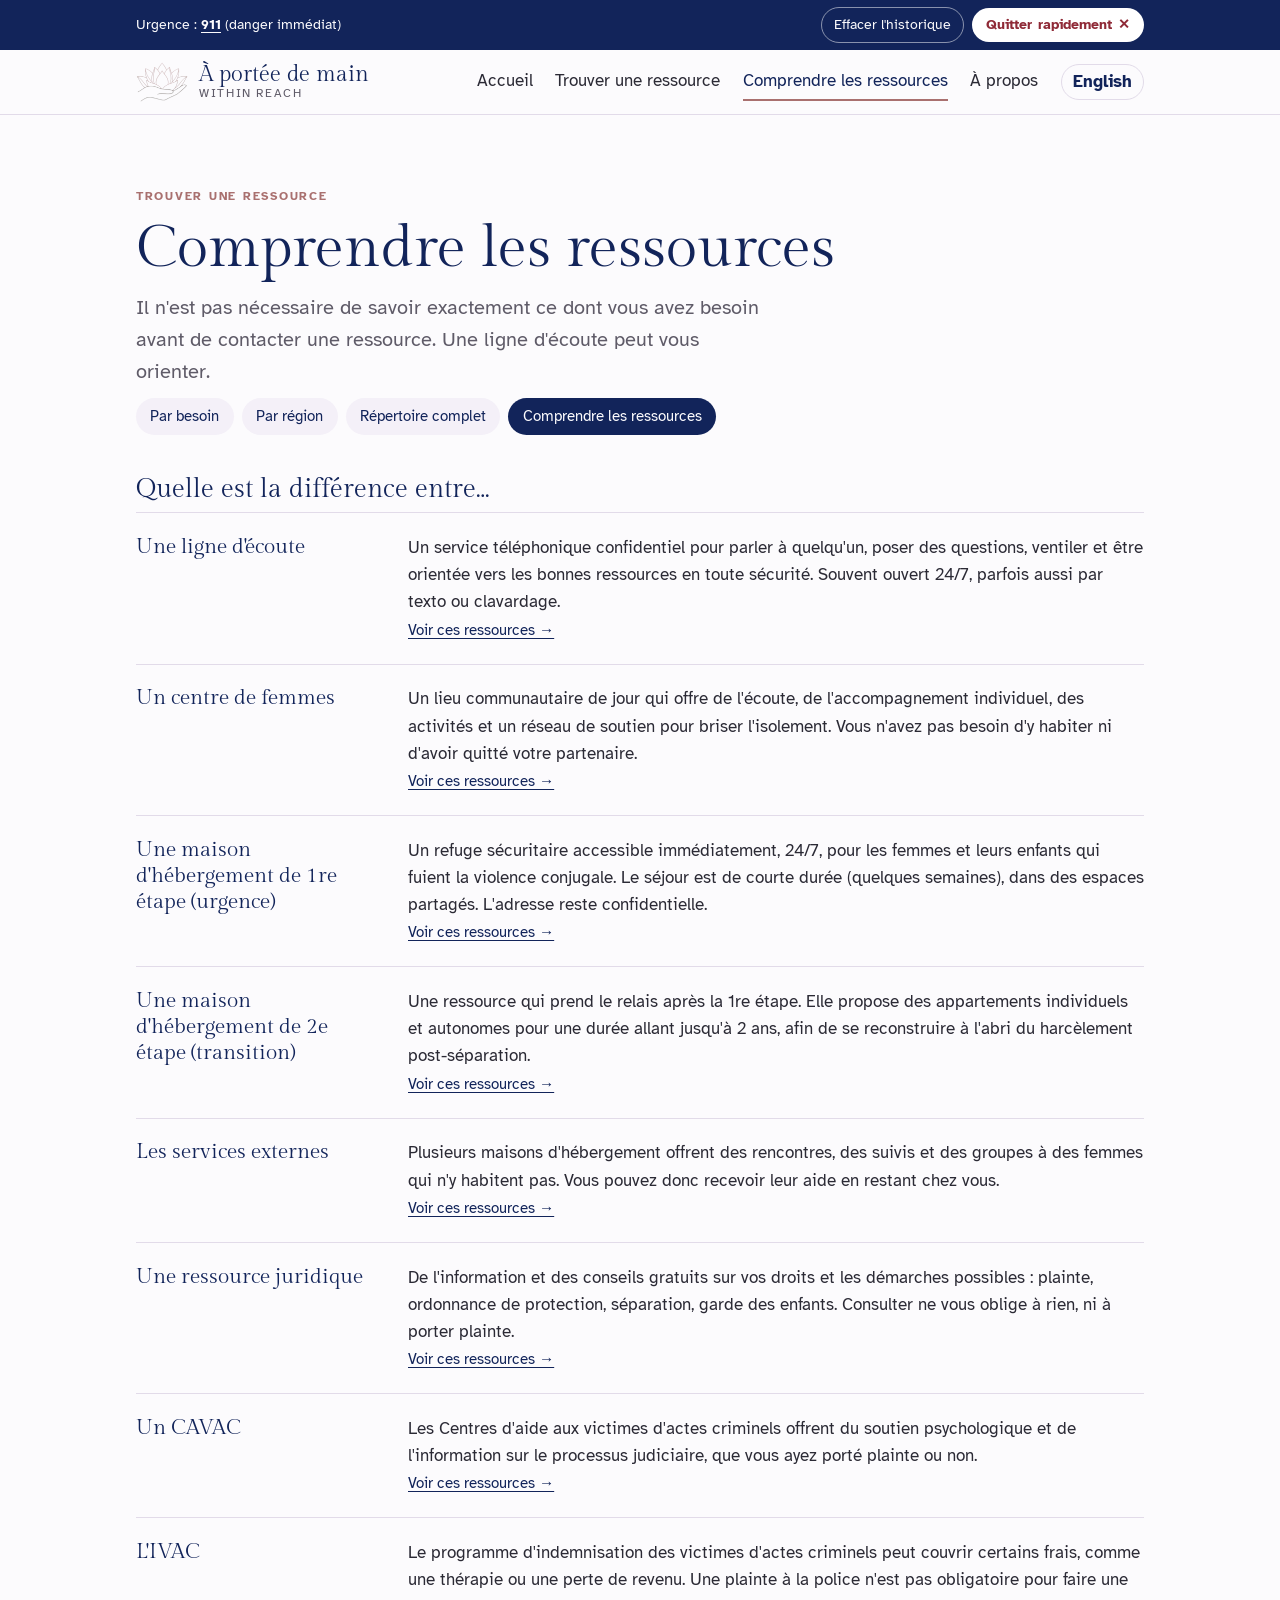
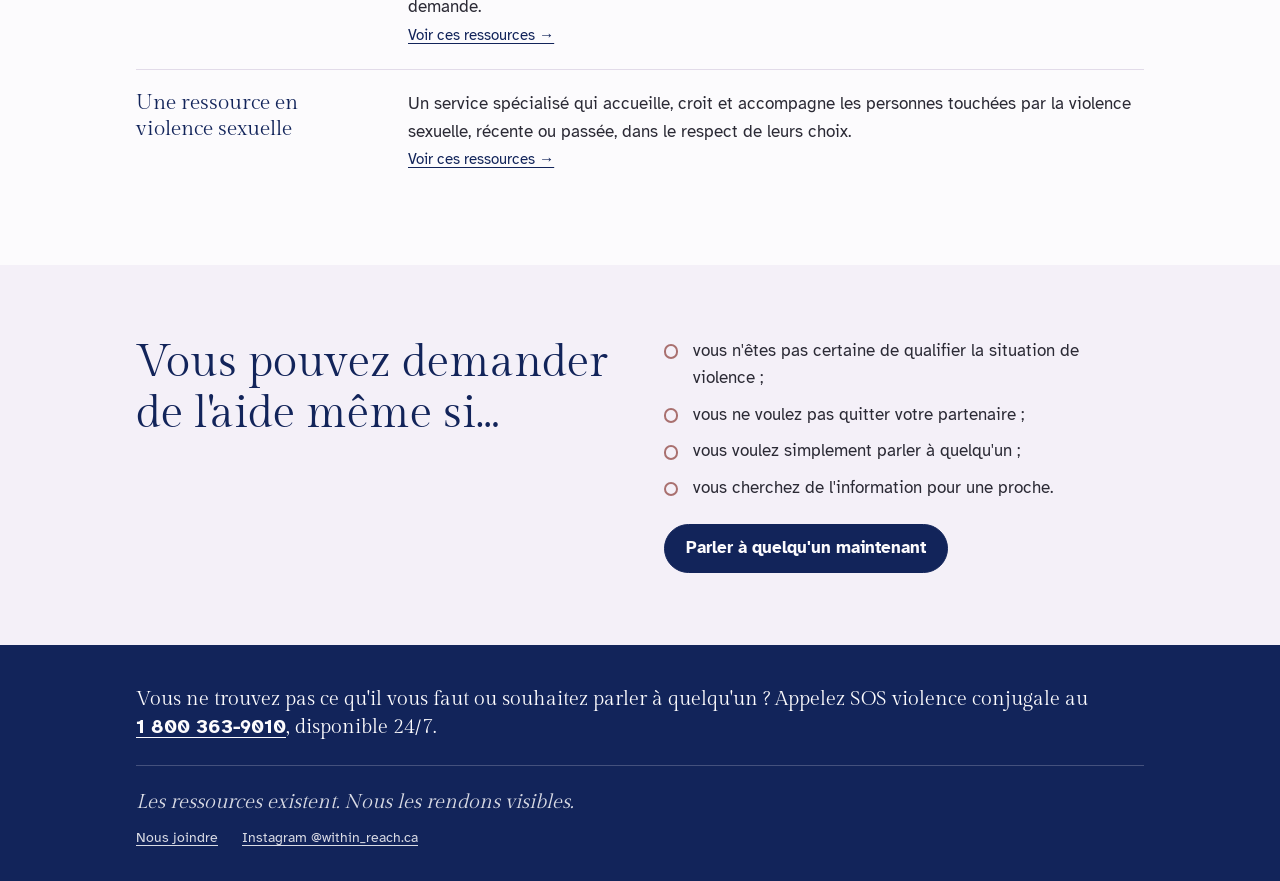
<file: comprendre.html>
<!DOCTYPE html>
<html lang="fr">
<head>
<meta charset="utf-8">
<meta name="viewport" content="width=device-width, initial-scale=1, viewport-fit=cover">
<title>Comprendre les ressources · À portée de main</title>
<meta name="description" content="Les ressources existent. Nous les rendons visibles.">
<meta name="referrer" content="no-referrer">
<link rel="icon" href="img/favicon.png" type="image/png">
<link rel="apple-touch-icon" href="img/apple-touch-icon.png">
<link rel="alternate" hreflang="en" href="en/comprendre.html">
<link rel="preconnect" href="https://fonts.googleapis.com"><link rel="preconnect" href="https://fonts.gstatic.com" crossorigin><link rel="stylesheet" href="https://fonts.googleapis.com/css2?family=Atkinson+Hyperlegible:ital,wght@0,400;0,700;1,400&family=Gilda+Display&display=swap">
<link rel="stylesheet" href="style.css">
<script data-goatcounter="https://aporteedemain.goatcounter.com/count" async src="https://gc.zgo.at/count.js"></script>
</head>
<body>
<a class="skip" href="#contenu">Aller au contenu</a>
<div class="safety" role="region" aria-label="Effacer l&#x27;historique / Quitter rapidement">
  <div class="wrap">
    <p class="safety__911"><span class="safety__label">Urgence : </span><a href="tel:911" data-goatcounter-click="tel-911-barre">911</a> <span class="safety__label">(danger immédiat)</span></p>
    <details class="history">
      <summary>Effacer l&#x27;historique</summary>
      <div class="history__panel">
        <h2>Effacer l&#x27;historique de navigation</h2>
        <dl><div data-os="android"><dt>Android <span class="mine-tag">Pour votre appareil</span></dt><dd><b>Chrome :</b> appuyez sur <b>⋮</b> → <b>Supprimer les données de navigation</b> (ou ⋮ → Historique).<br><b>Samsung Internet :</b> <b>☰</b> → <b>Paramètres</b> → <b>Données de navigation personnelles</b> → <b>Supprimer les données de navigation</b>.</dd></div><div data-os="ios"><dt>iPhone ou iPad <span class="mine-tag">Pour votre appareil</span></dt><dd><b>Safari :</b> ouvrez <b>Réglages</b> → <b>Safari</b> (ou Réglages → Apps → Safari) → <b>Effacer historique et données de site</b>.<br><b>Chrome :</b> appuyez sur <b>…</b> → <b>Supprimer les données de navigation</b>.</dd></div><div data-os="windows"><dt>Ordinateur Windows <span class="mine-tag">Pour votre appareil</span></dt><dd><b>Chrome, Edge, Firefox :</b> appuyez sur <kbd>Ctrl</kbd> + <kbd>Maj</kbd> + <kbd>Suppr</kbd>.</dd></div><div data-os="mac"><dt>Mac <span class="mine-tag">Pour votre appareil</span></dt><dd><b>Chrome, Edge, Firefox :</b> appuyez sur <kbd>⌘</kbd> + <kbd>Maj</kbd> + <kbd>Suppr</kbd>.<br><b>Safari :</b> menu <b>Historique</b> → <b>Effacer l'historique</b>.</dd></div></dl>
        <button type="button" class="hist-toggle" data-more="Voir les autres appareils" data-less="Voir seulement mon appareil">Voir les autres appareils</button>
        <p class="tip">Si effacer tout l&#x27;historique risque d&#x27;attirer l&#x27;attention, supprimez seulement les pages de ce site. La navigation privée n&#x27;enregistre pas l&#x27;historique.</p>
      </div>
    </details>
    <a class="exit" href="https://www.google.com/" rel="noreferrer" onclick="try{if(window.goatcounter&&goatcounter.count)goatcounter.count({path:'quitter-rapidement',title:'Quitter rapidement',event:true})}catch(e){}window.location.replace('https://www.google.com/');return false;">Quitter<span class="exit__long"> rapidement</span> ✕</a>
  </div>
</div>
<header class="site-header">
  <div class="wrap">
    <a class="brand" href="index.html"><img src="img/lotus.png" alt="" width="52" height="40"><span class="brand__name">À portée de main<small>Within Reach</small></span></a>
    <a class="lang-quick" href="en/comprendre.html" data-goatcounter-click="langue-en" hreflang="en" lang="en" aria-label="English">EN</a>
    <input type="checkbox" id="menu-toggle" class="menu-toggle visually-hidden">
    <label for="menu-toggle" class="menu-btn">Menu</label>
    <nav class="nav" aria-label="Menu"><a href="index.html">Accueil</a><a href="ressources.html">Trouver une ressource</a><a href="comprendre.html" aria-current="page">Comprendre les ressources</a><a href="a-propos.html">À propos</a><a class="lang" href="en/comprendre.html" data-goatcounter-click="langue-en" hreflang="en" lang="en">English</a></nav>
  </div>
</header>
<main id="contenu">
<section class="section" style="padding-bottom:1.5rem">
  <div class="wrap section__head" style="margin-bottom:0">
    <p class="eyebrow">Trouver une ressource</p>
    <h1>Comprendre les ressources</h1>
    <p class="lead prose">Il n'est pas nécessaire de savoir exactement ce dont vous avez besoin avant de contacter une ressource. Une ligne d'écoute peut vous orienter.</p>
    <nav class="subnav" aria-label="Trouver une ressource"><a href="ressources.html">Par besoin</a><a href="regions.html">Par région</a><a href="repertoire.html">Répertoire complet</a><a href="comprendre.html" aria-current="page">Comprendre les ressources</a></nav>
  </div>
</section>
<section class="section" style="padding-top:1rem">
  <div class="wrap">
    <h2 style="font-size:var(--step-2);margin-bottom:.5rem">Quelle est la différence entre…</h2>
    <dl class="glossary"><div><dt>Une ligne d&#x27;écoute</dt><dd><p>Un service téléphonique confidentiel pour parler à quelqu&#x27;un, poser des questions, ventiler et être orientée vers les bonnes ressources en toute sécurité. Souvent ouvert 24/7, parfois aussi par texto ou clavardage.</p><p><a href="ressources.html#ecoute">Voir ces ressources →</a></p></dd></div><div><dt>Un centre de femmes</dt><dd><p>Un lieu communautaire de jour qui offre de l&#x27;écoute, de l&#x27;accompagnement individuel, des activités et un réseau de soutien pour briser l&#x27;isolement. Vous n&#x27;avez pas besoin d&#x27;y habiter ni d&#x27;avoir quitté votre partenaire.</p><p><a href="ressources.html#psy">Voir ces ressources →</a></p></dd></div><div><dt>Une maison d&#x27;hébergement de 1re étape (urgence)</dt><dd><p>Un refuge sécuritaire accessible immédiatement, 24/7, pour les femmes et leurs enfants qui fuient la violence conjugale. Le séjour est de courte durée (quelques semaines), dans des espaces partagés. L&#x27;adresse reste confidentielle.</p><p><a href="ressources.html#hebergement">Voir ces ressources →</a></p></dd></div><div><dt>Une maison d&#x27;hébergement de 2e étape (transition)</dt><dd><p>Une ressource qui prend le relais après la 1re étape. Elle propose des appartements individuels et autonomes pour une durée allant jusqu&#x27;à 2 ans, afin de se reconstruire à l&#x27;abri du harcèlement post-séparation.</p><p><a href="ressources.html#hebergement">Voir ces ressources →</a></p></dd></div><div><dt>Les services externes</dt><dd><p>Plusieurs maisons d&#x27;hébergement offrent des rencontres, des suivis et des groupes à des femmes qui n&#x27;y habitent pas. Vous pouvez donc recevoir leur aide en restant chez vous.</p><p><a href="ressources.html#psy">Voir ces ressources →</a></p></dd></div><div><dt>Une ressource juridique</dt><dd><p>De l&#x27;information et des conseils gratuits sur vos droits et les démarches possibles : plainte, ordonnance de protection, séparation, garde des enfants. Consulter ne vous oblige à rien, ni à porter plainte.</p><p><a href="ressources.html#juridique">Voir ces ressources →</a></p></dd></div><div><dt>Un CAVAC</dt><dd><p>Les Centres d&#x27;aide aux victimes d&#x27;actes criminels offrent du soutien psychologique et de l&#x27;information sur le processus judiciaire, que vous ayez porté plainte ou non.</p><p><a href="ressources.html#juridique">Voir ces ressources →</a></p></dd></div><div><dt>L&#x27;IVAC</dt><dd><p>Le programme d&#x27;indemnisation des victimes d&#x27;actes criminels peut couvrir certains frais, comme une thérapie ou une perte de revenu. Une plainte à la police n&#x27;est pas obligatoire pour faire une demande.</p><p><a href="ressources.html#base">Voir ces ressources →</a></p></dd></div><div><dt>Une ressource en violence sexuelle</dt><dd><p>Un service spécialisé qui accueille, croit et accompagne les personnes touchées par la violence sexuelle, récente ou passée, dans le respect de leurs choix.</p><p><a href="ressources.html#sexuelle">Voir ces ressources →</a></p></dd></div></dl>
  </div>
</section>
<section class="section section--tint">
  <div class="wrap two">
    <div class="stack">
      <h2>Vous pouvez demander de l'aide même si…</h2>
    </div>
    <div class="stack">
      <ul class="checklist"><li>vous n&#x27;êtes pas certaine de qualifier la situation de violence ;</li><li>vous ne voulez pas quitter votre partenaire ;</li><li>vous voulez simplement parler à quelqu&#x27;un ;</li><li>vous cherchez de l&#x27;information pour une proche.</li></ul>
      <div class="actions"><a class="btn btn--primary" href="index.html#parler">Parler à quelqu'un maintenant</a></div>
    </div>
  </div>
</section>
</main>
<footer class="site-footer">
  <div class="wrap">
    <p class="footer-sos">Vous ne trouvez pas ce qu'il vous faut ou souhaitez parler à quelqu'un ? Appelez SOS violence conjugale au <a href="tel:18003639010" data-goatcounter-click="tel-sos-pied-de-page">1 800 363-9010</a>, disponible 24/7.</p>
    <div class="footer-meta">
      <span class="slogan">Les ressources existent. Nous les rendons visibles.</span>
      <a href="a-propos.html#contact">Nous joindre</a>
      <a href="https://www.instagram.com/within_reach.ca/" rel="noreferrer">Instagram @within_reach.ca</a>
    </div>
  </div>
</footer>
<script>
/* Anonymous count (GoatCounter, no cookies) when the history panel is opened. */
(function () {
  var d = document.querySelectorAll("details.history");
  for (var i = 0; i < d.length; i++) d[i].addEventListener("toggle", function () {
    if (this.open && window.goatcounter && goatcounter.count) goatcounter.count({ path: "effacer-historique-ouvert", title: "Effacer l'historique (ouvert)", event: true });
  });
})();
/* Show the history instructions for the visitor's device first. Without JavaScript, every device is listed. */
(function () {
  var ua = navigator.userAgent, os = null;
  if (/iPhone|iPad|iPod/.test(ua) || (/Macintosh/.test(ua) && navigator.maxTouchPoints > 1)) os = "ios";
  else if (/Android/.test(ua)) os = "android";
  else if (/Macintosh|Mac OS X/.test(ua)) os = "mac";
  else if (/Windows/.test(ua)) os = "windows";
  if (!os) return;
  var panels = document.querySelectorAll(".history__panel");
  for (var i = 0; i < panels.length; i++) {
    var p = panels[i], mine = p.querySelector('[data-os="' + os + '"]'), btn = p.querySelector(".hist-toggle");
    if (!mine || !btn) continue;
    mine.classList.add("is-mine");
    mine.parentNode.insertBefore(mine, mine.parentNode.firstChild);
    p.classList.add("has-mine");
    btn.addEventListener("click", function () {
      var panel = this.closest(".history__panel"), open = panel.classList.toggle("show-all");
      this.textContent = open ? this.getAttribute("data-less") : this.getAttribute("data-more");
    });
  }
})();
</script>
</body>
</html>
</file>
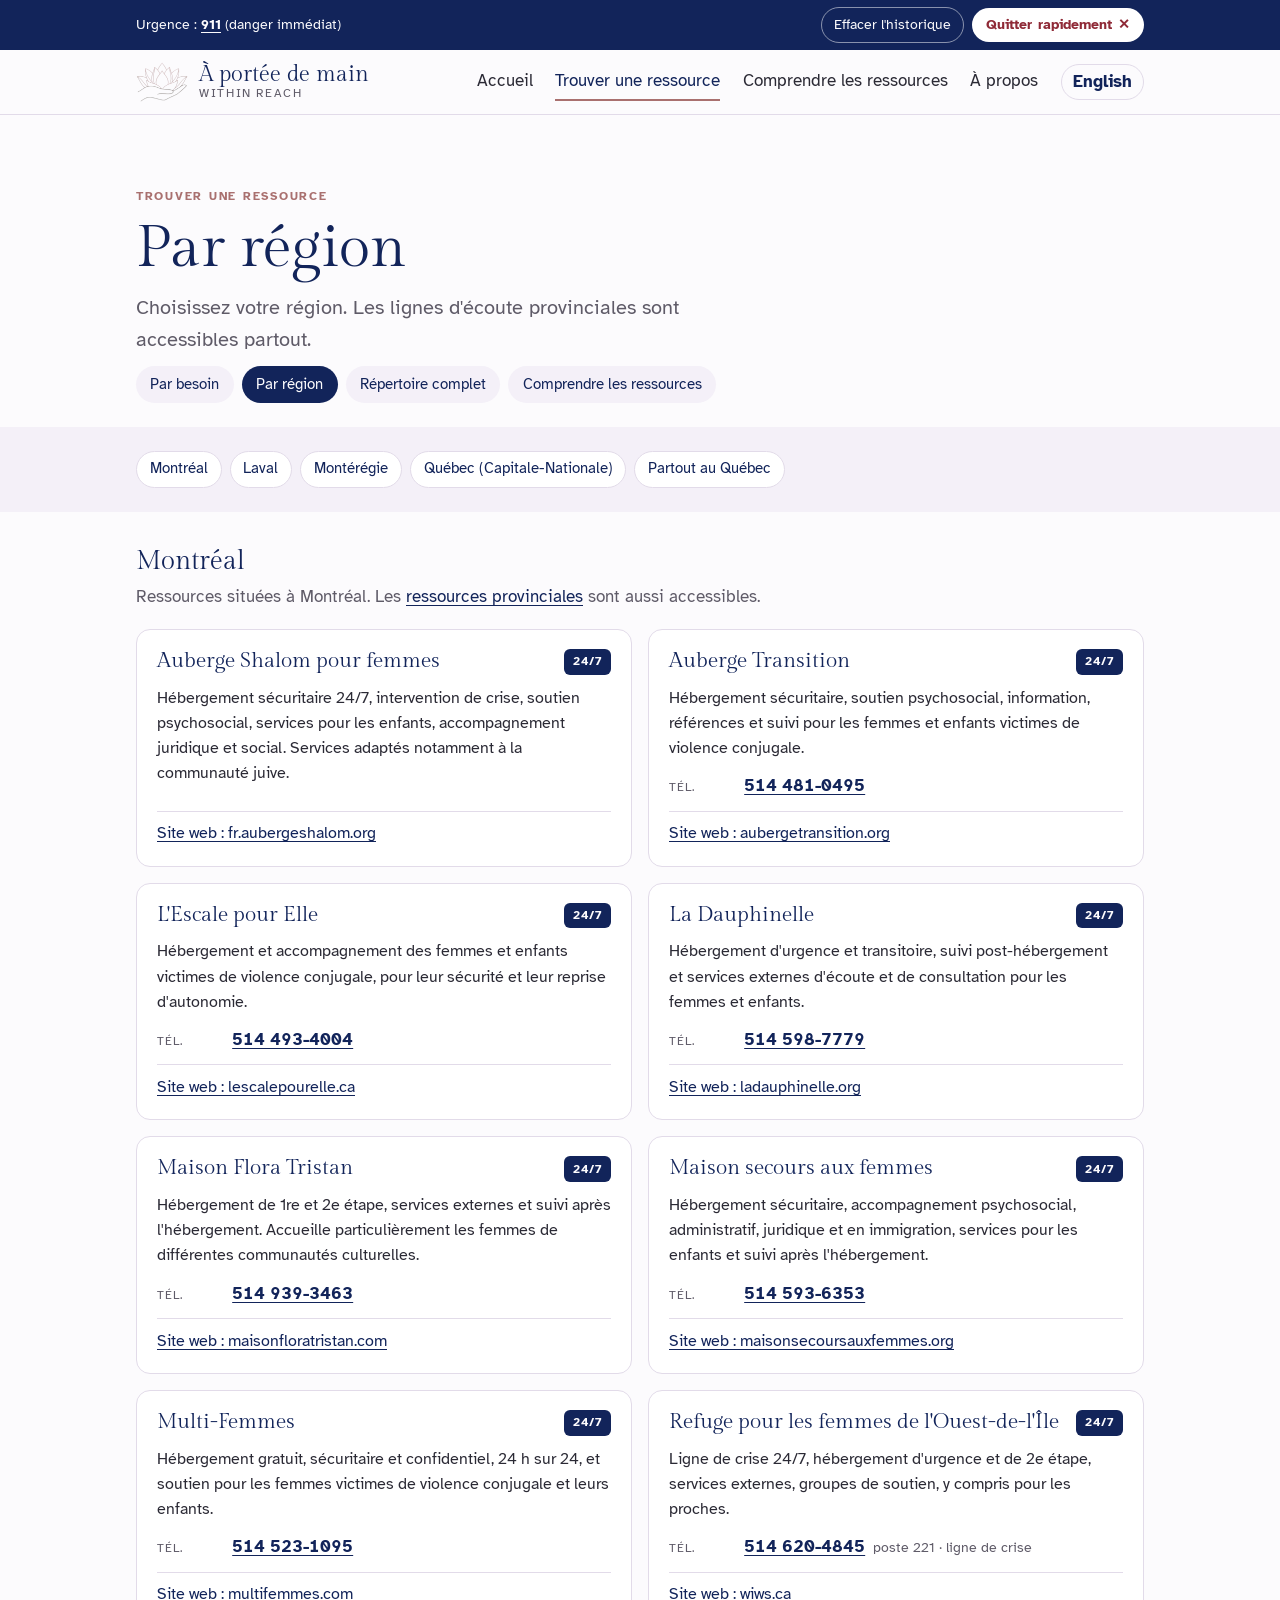
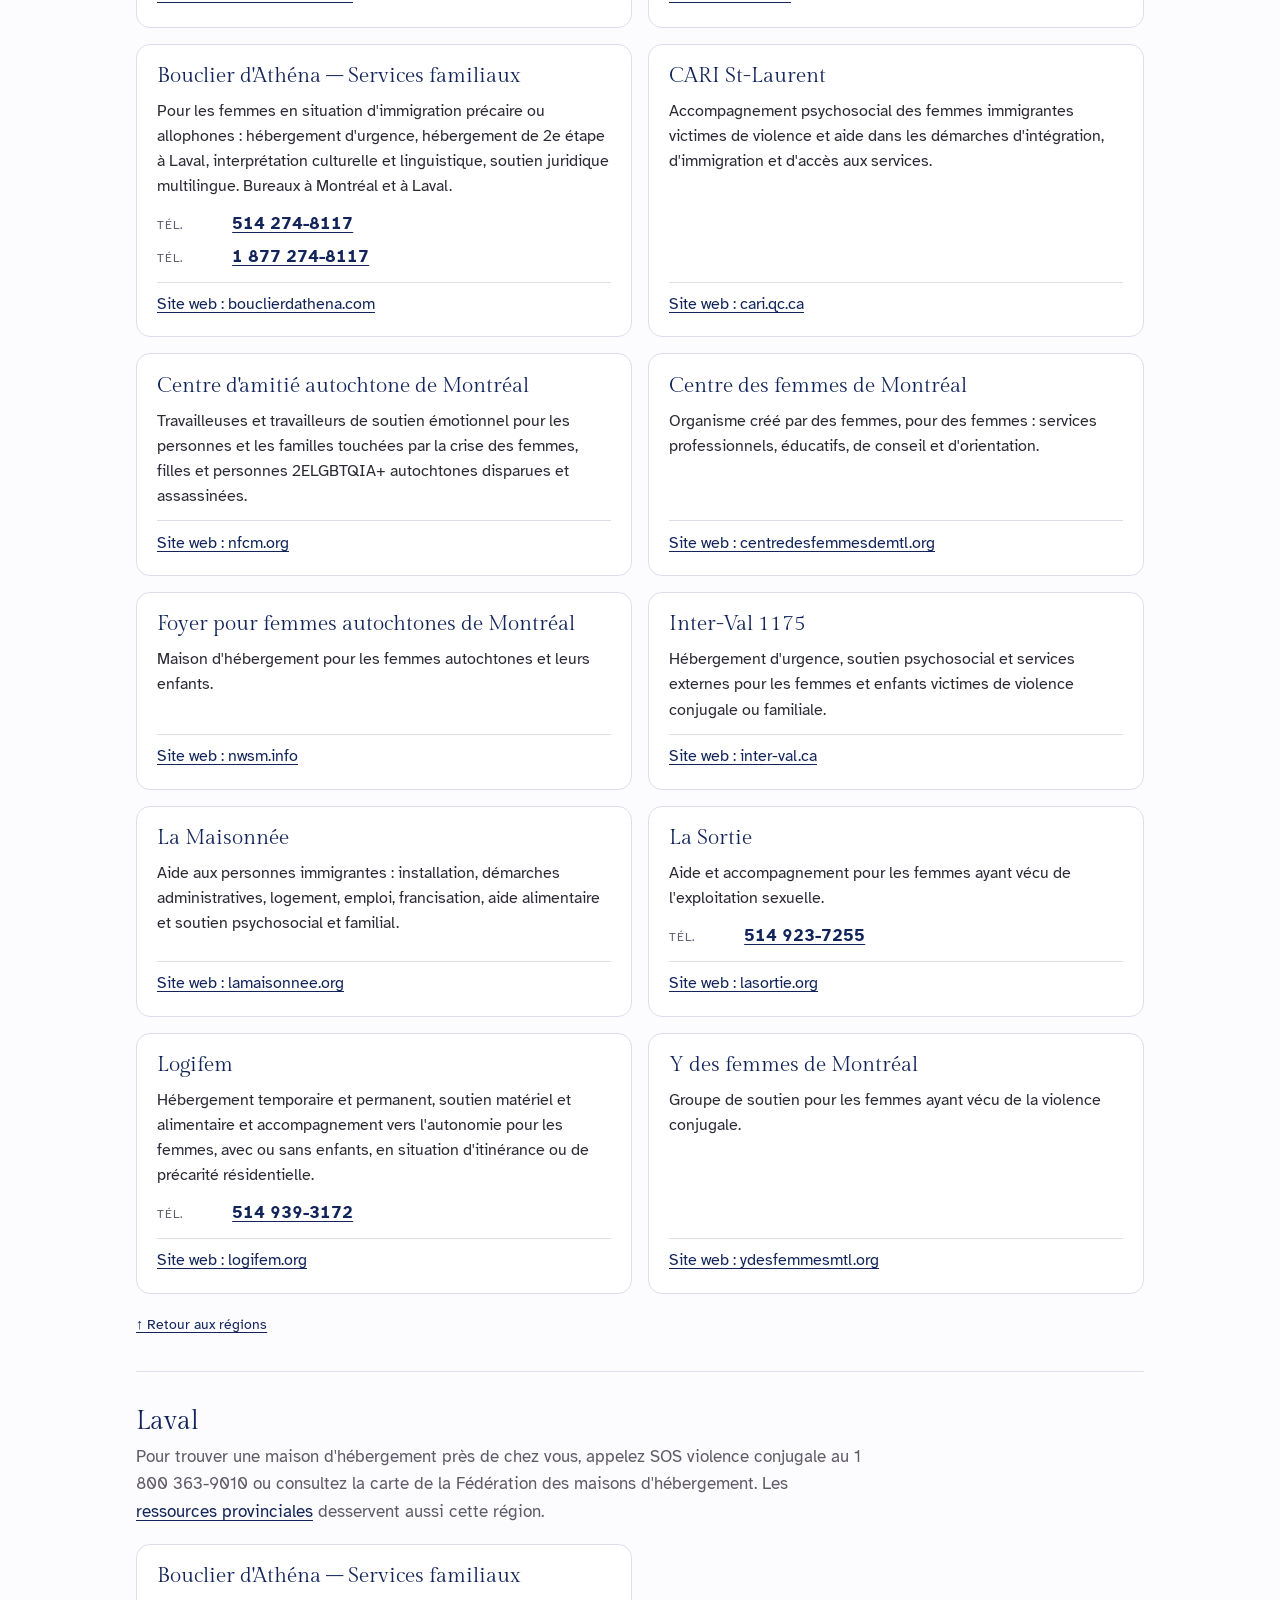
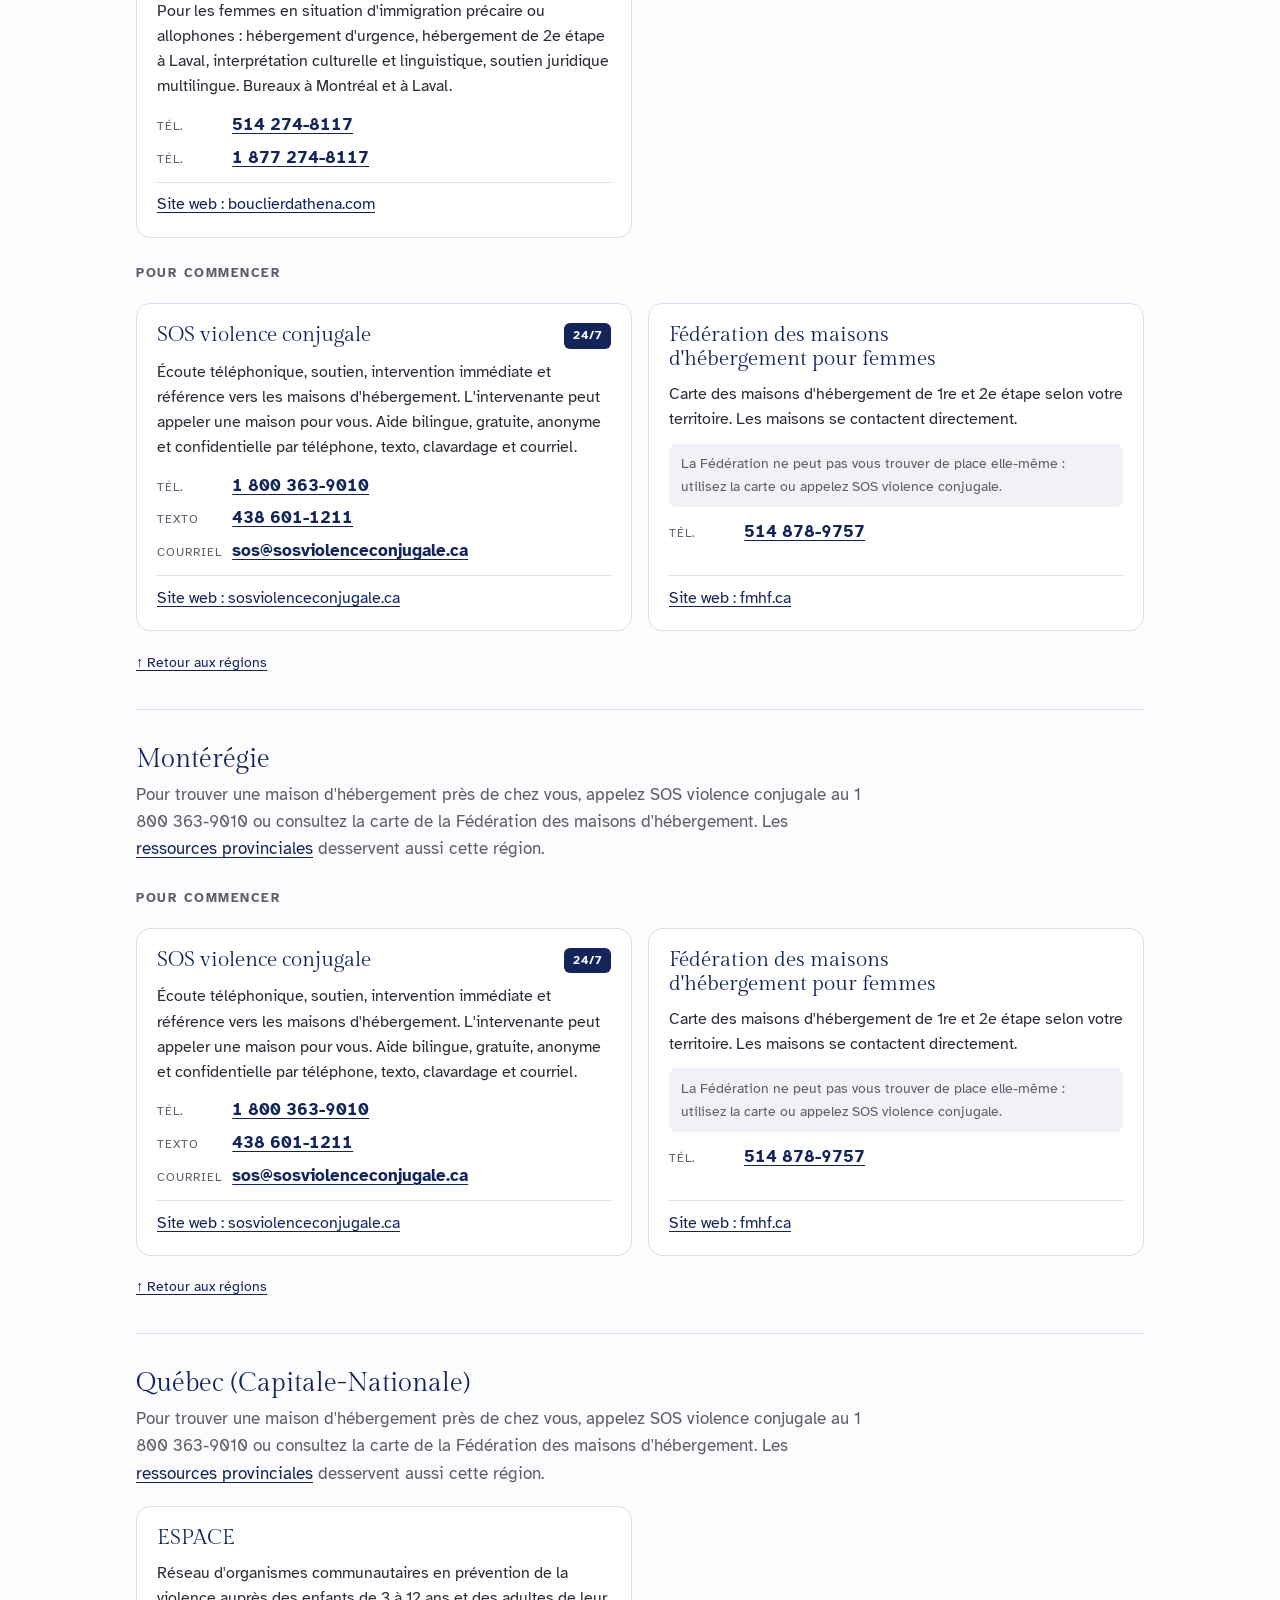
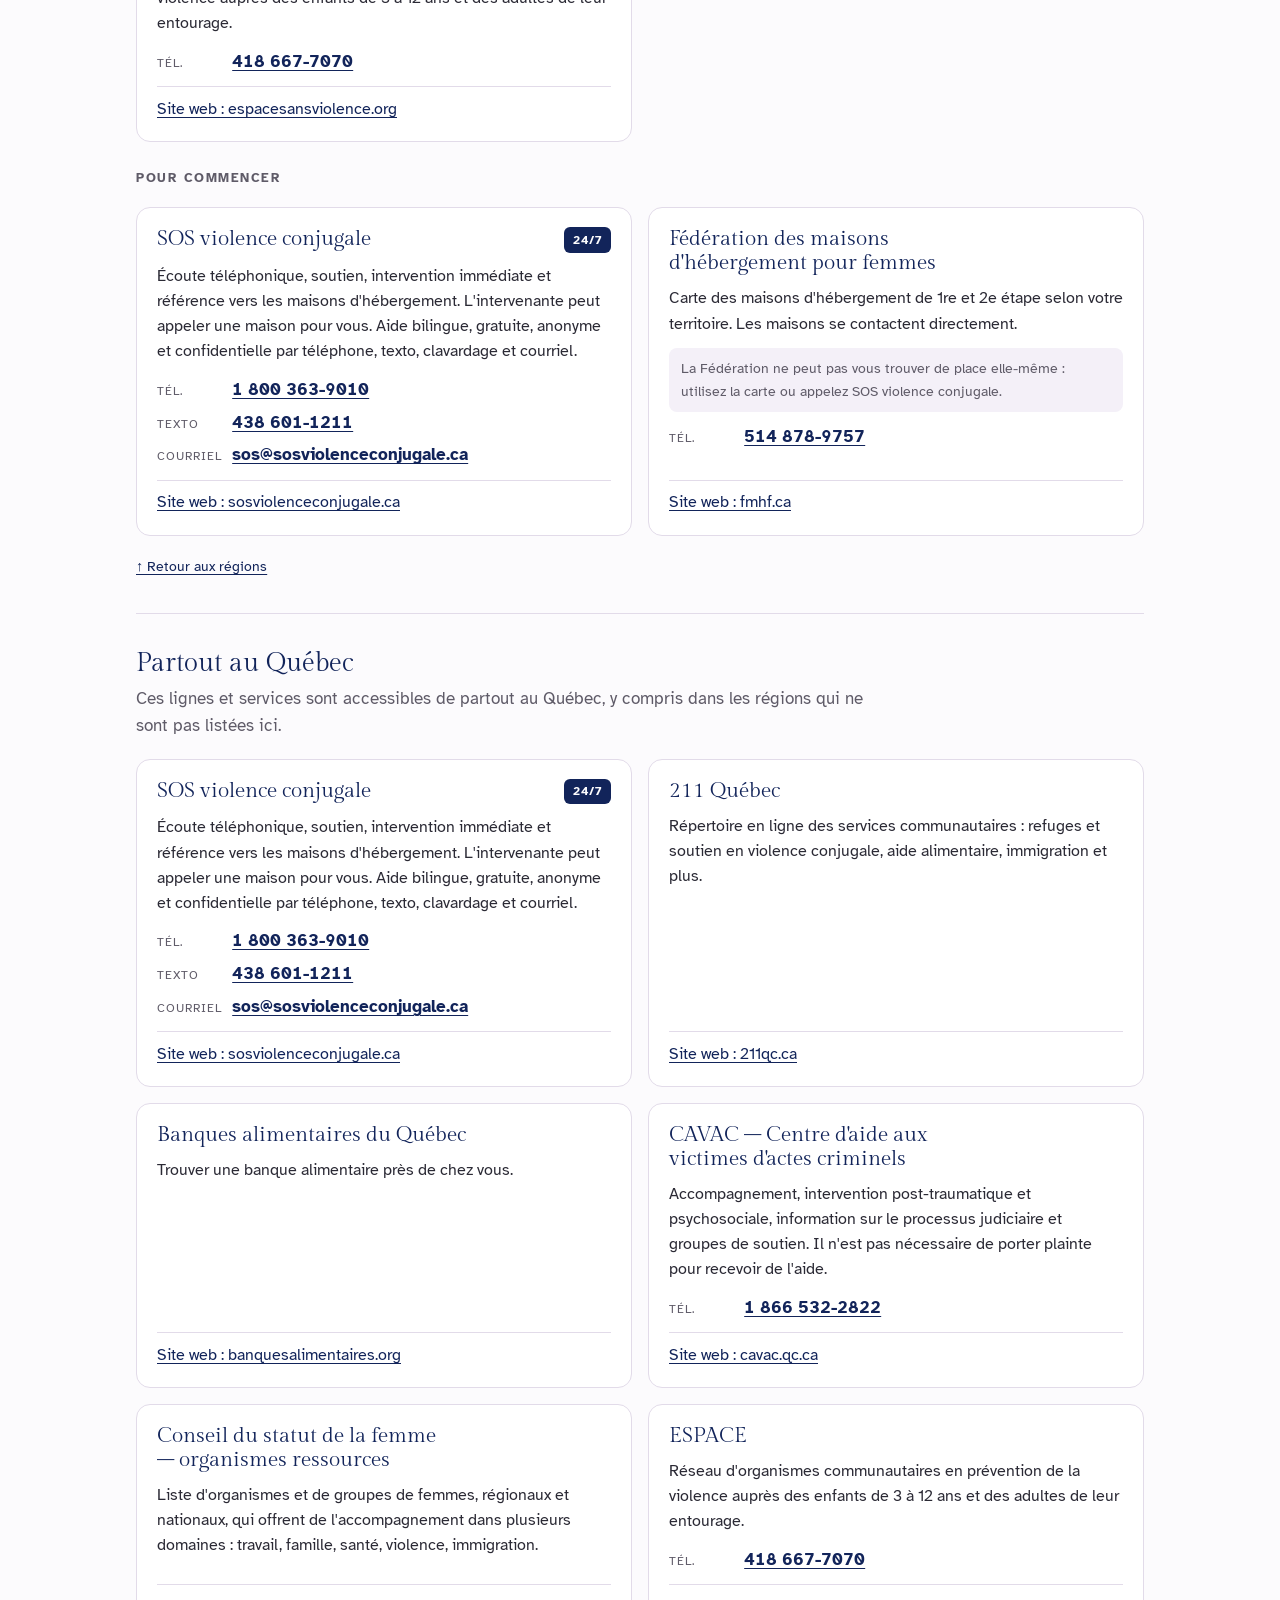
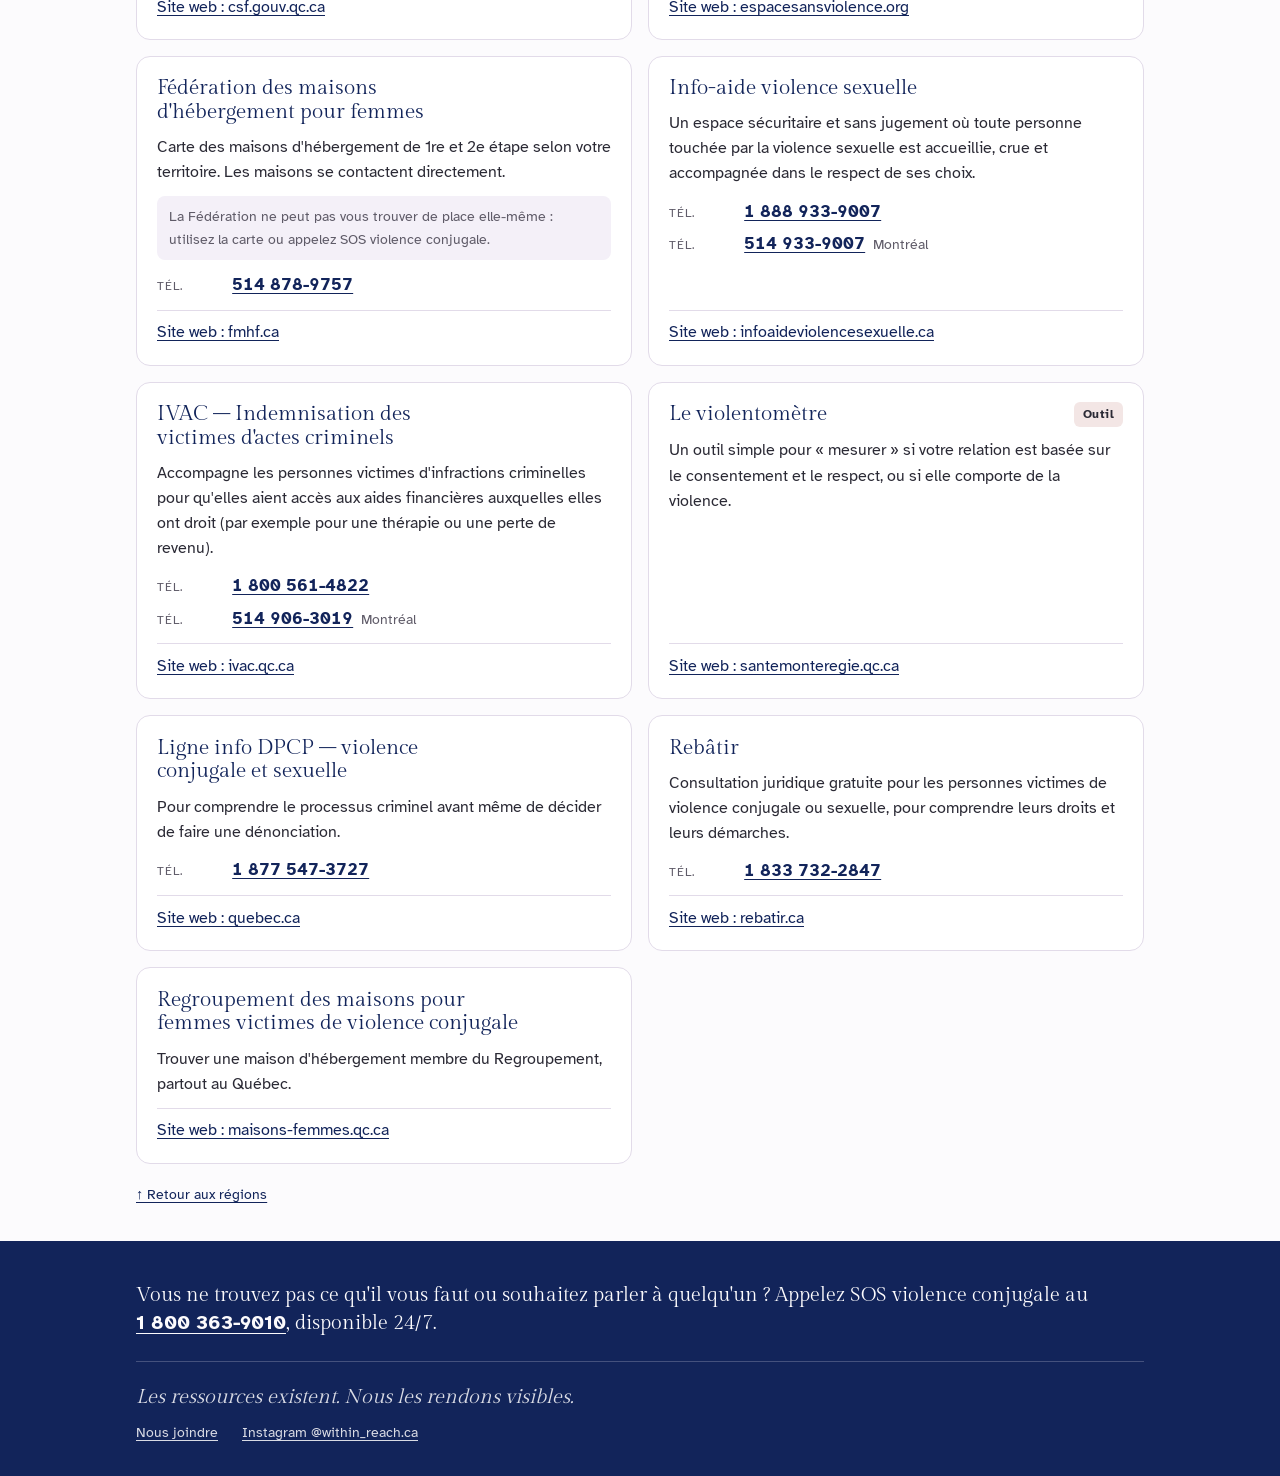
<file: regions.html>
<!DOCTYPE html>
<html lang="fr">
<head>
<meta charset="utf-8">
<meta name="viewport" content="width=device-width, initial-scale=1, viewport-fit=cover">
<title>Par région · À portée de main</title>
<meta name="description" content="Les ressources existent. Nous les rendons visibles.">
<meta name="referrer" content="no-referrer">
<link rel="icon" href="img/favicon.png" type="image/png">
<link rel="apple-touch-icon" href="img/apple-touch-icon.png">
<link rel="alternate" hreflang="en" href="en/regions.html">
<link rel="preconnect" href="https://fonts.googleapis.com"><link rel="preconnect" href="https://fonts.gstatic.com" crossorigin><link rel="stylesheet" href="https://fonts.googleapis.com/css2?family=Atkinson+Hyperlegible:ital,wght@0,400;0,700;1,400&family=Gilda+Display&display=swap">
<link rel="stylesheet" href="style.css">
<script data-goatcounter="https://aporteedemain.goatcounter.com/count" async src="https://gc.zgo.at/count.js"></script>
</head>
<body>
<a class="skip" href="#contenu">Aller au contenu</a>
<div class="safety" role="region" aria-label="Effacer l&#x27;historique / Quitter rapidement">
  <div class="wrap">
    <p class="safety__911"><span class="safety__label">Urgence : </span><a href="tel:911" data-goatcounter-click="tel-911-barre">911</a> <span class="safety__label">(danger immédiat)</span></p>
    <details class="history">
      <summary>Effacer l&#x27;historique</summary>
      <div class="history__panel">
        <h2>Effacer l&#x27;historique de navigation</h2>
        <dl><div data-os="android"><dt>Android <span class="mine-tag">Pour votre appareil</span></dt><dd><b>Chrome :</b> appuyez sur <b>⋮</b> → <b>Supprimer les données de navigation</b> (ou ⋮ → Historique).<br><b>Samsung Internet :</b> <b>☰</b> → <b>Paramètres</b> → <b>Données de navigation personnelles</b> → <b>Supprimer les données de navigation</b>.</dd></div><div data-os="ios"><dt>iPhone ou iPad <span class="mine-tag">Pour votre appareil</span></dt><dd><b>Safari :</b> ouvrez <b>Réglages</b> → <b>Safari</b> (ou Réglages → Apps → Safari) → <b>Effacer historique et données de site</b>.<br><b>Chrome :</b> appuyez sur <b>…</b> → <b>Supprimer les données de navigation</b>.</dd></div><div data-os="windows"><dt>Ordinateur Windows <span class="mine-tag">Pour votre appareil</span></dt><dd><b>Chrome, Edge, Firefox :</b> appuyez sur <kbd>Ctrl</kbd> + <kbd>Maj</kbd> + <kbd>Suppr</kbd>.</dd></div><div data-os="mac"><dt>Mac <span class="mine-tag">Pour votre appareil</span></dt><dd><b>Chrome, Edge, Firefox :</b> appuyez sur <kbd>⌘</kbd> + <kbd>Maj</kbd> + <kbd>Suppr</kbd>.<br><b>Safari :</b> menu <b>Historique</b> → <b>Effacer l'historique</b>.</dd></div></dl>
        <button type="button" class="hist-toggle" data-more="Voir les autres appareils" data-less="Voir seulement mon appareil">Voir les autres appareils</button>
        <p class="tip">Si effacer tout l&#x27;historique risque d&#x27;attirer l&#x27;attention, supprimez seulement les pages de ce site. La navigation privée n&#x27;enregistre pas l&#x27;historique.</p>
      </div>
    </details>
    <a class="exit" href="https://www.google.com/" rel="noreferrer" onclick="try{if(window.goatcounter&&goatcounter.count)goatcounter.count({path:'quitter-rapidement',title:'Quitter rapidement',event:true})}catch(e){}window.location.replace('https://www.google.com/');return false;">Quitter<span class="exit__long"> rapidement</span> ✕</a>
  </div>
</div>
<header class="site-header">
  <div class="wrap">
    <a class="brand" href="index.html"><img src="img/lotus.png" alt="" width="52" height="40"><span class="brand__name">À portée de main<small>Within Reach</small></span></a>
    <a class="lang-quick" href="en/regions.html" data-goatcounter-click="langue-en" hreflang="en" lang="en" aria-label="English">EN</a>
    <input type="checkbox" id="menu-toggle" class="menu-toggle visually-hidden">
    <label for="menu-toggle" class="menu-btn">Menu</label>
    <nav class="nav" aria-label="Menu"><a href="index.html">Accueil</a><a href="ressources.html" aria-current="page">Trouver une ressource</a><a href="comprendre.html">Comprendre les ressources</a><a href="a-propos.html">À propos</a><a class="lang" href="en/regions.html" data-goatcounter-click="langue-en" hreflang="en" lang="en">English</a></nav>
  </div>
</header>
<main id="contenu">
<section class="section" style="padding-bottom:1.5rem">
  <div class="wrap section__head" style="margin-bottom:0">
    <p class="eyebrow">Trouver une ressource</p>
    <h1>Par région</h1>
    <p class="lead prose">Choisissez votre région. Les lignes d'écoute provinciales sont accessibles partout.</p>
    <nav class="subnav" aria-label="Trouver une ressource"><a href="ressources.html">Par besoin</a><a href="regions.html" aria-current="page">Par région</a><a href="repertoire.html">Répertoire complet</a><a href="comprendre.html">Comprendre les ressources</a></nav>
  </div>
</section><section class="section section--tint" id="liste-regions" style="padding-block:1.5rem"><div class="wrap"><ul class="toc"><li><a href="#mtl" data-goatcounter-click="region-mtl">Montréal</a></li><li><a href="#laval" data-goatcounter-click="region-laval">Laval</a></li><li><a href="#monteregie" data-goatcounter-click="region-monteregie">Montérégie</a></li><li><a href="#quebec" data-goatcounter-click="region-quebec">Québec (Capitale-Nationale)</a></li><li><a href="#province" data-goatcounter-click="region-province">Partout au Québec</a></li></ul></div></section>
<div class="wrap"><section class="group" id="mtl" aria-labelledby="h-mtl">
  <div class="group__head"><h2 id="h-mtl">Montréal</h2><p class="muted">Ressources situées à Montréal. Les <a href="#province">ressources provinciales</a> sont aussi accessibles.</p></div>
  <ul class="cards"><li><article class="card" id="r-shalom">
  <div class="card__top"><h3>Auberge Shalom pour femmes</h3><span class="badge">24/7</span></div>
  <p>Hébergement sécuritaire 24/7, intervention de crise, soutien psychosocial, services pour les enfants, accompagnement juridique et social. Services adaptés notamment à la communauté juive.</p>
  
  <p class="card__site"><a href="https://fr.aubergeshalom.org/" data-goatcounter-click="site-shalom" target="_blank" rel="noopener noreferrer">Site web : fr.aubergeshalom.org</a></p>
</article></li><li><article class="card" id="r-aubergetransition">
  <div class="card__top"><h3>Auberge Transition</h3><span class="badge">24/7</span></div>
  <p>Hébergement sécuritaire, soutien psychosocial, information, références et suivi pour les femmes et enfants victimes de violence conjugale.</p>
  <ul class="contacts"><li><span class="k">Tél.</span><a href="tel:5144810495" data-goatcounter-click="tel-aubergetransition">514 481-0495</a></li></ul>
  <p class="card__site"><a href="https://www.aubergetransition.org/" data-goatcounter-click="site-aubergetransition" target="_blank" rel="noopener noreferrer">Site web : aubergetransition.org</a></p>
</article></li><li><article class="card" id="r-escale">
  <div class="card__top"><h3>L&#x27;Escale pour Elle</h3><span class="badge">24/7</span></div>
  <p>Hébergement et accompagnement des femmes et enfants victimes de violence conjugale, pour leur sécurité et leur reprise d&#x27;autonomie.</p>
  <ul class="contacts"><li><span class="k">Tél.</span><a href="tel:5144934004" data-goatcounter-click="tel-escale">514 493-4004</a></li></ul>
  <p class="card__site"><a href="https://www.lescalepourelle.ca/" data-goatcounter-click="site-escale" target="_blank" rel="noopener noreferrer">Site web : lescalepourelle.ca</a></p>
</article></li><li><article class="card" id="r-dauphinelle">
  <div class="card__top"><h3>La Dauphinelle</h3><span class="badge">24/7</span></div>
  <p>Hébergement d&#x27;urgence et transitoire, suivi post-hébergement et services externes d&#x27;écoute et de consultation pour les femmes et enfants.</p>
  <ul class="contacts"><li><span class="k">Tél.</span><a href="tel:5145987779" data-goatcounter-click="tel-dauphinelle">514 598-7779</a></li></ul>
  <p class="card__site"><a href="https://ladauphinelle.org/" data-goatcounter-click="site-dauphinelle" target="_blank" rel="noopener noreferrer">Site web : ladauphinelle.org</a></p>
</article></li><li><article class="card" id="r-flora">
  <div class="card__top"><h3>Maison Flora Tristan</h3><span class="badge">24/7</span></div>
  <p>Hébergement de 1re et 2e étape, services externes et suivi après l&#x27;hébergement. Accueille particulièrement les femmes de différentes communautés culturelles.</p>
  <ul class="contacts"><li><span class="k">Tél.</span><a href="tel:5149393463" data-goatcounter-click="tel-flora">514 939-3463</a></li></ul>
  <p class="card__site"><a href="https://maisonfloratristan.com/" data-goatcounter-click="site-flora" target="_blank" rel="noopener noreferrer">Site web : maisonfloratristan.com</a></p>
</article></li><li><article class="card" id="r-secours">
  <div class="card__top"><h3>Maison secours aux femmes</h3><span class="badge">24/7</span></div>
  <p>Hébergement sécuritaire, accompagnement psychosocial, administratif, juridique et en immigration, services pour les enfants et suivi après l&#x27;hébergement.</p>
  <ul class="contacts"><li><span class="k">Tél.</span><a href="tel:5145936353" data-goatcounter-click="tel-secours">514 593-6353</a></li></ul>
  <p class="card__site"><a href="https://www.maisonsecoursauxfemmes.org/" data-goatcounter-click="site-secours" target="_blank" rel="noopener noreferrer">Site web : maisonsecoursauxfemmes.org</a></p>
</article></li><li><article class="card" id="r-multifemmes">
  <div class="card__top"><h3>Multi-Femmes</h3><span class="badge">24/7</span></div>
  <p>Hébergement gratuit, sécuritaire et confidentiel, 24 h sur 24, et soutien pour les femmes victimes de violence conjugale et leurs enfants.</p>
  <ul class="contacts"><li><span class="k">Tél.</span><a href="tel:5145231095" data-goatcounter-click="tel-multifemmes">514 523-1095</a></li></ul>
  <p class="card__site"><a href="https://multifemmes.com/" data-goatcounter-click="site-multifemmes" target="_blank" rel="noopener noreferrer">Site web : multifemmes.com</a></p>
</article></li><li><article class="card" id="r-wiws">
  <div class="card__top"><h3>Refuge pour les femmes de l&#x27;Ouest-de-l&#x27;Île</h3><span class="badge">24/7</span></div>
  <p>Ligne de crise 24/7, hébergement d&#x27;urgence et de 2e étape, services externes, groupes de soutien, y compris pour les proches.</p>
  <ul class="contacts"><li><span class="k">Tél.</span><a href="tel:5146204845" data-goatcounter-click="tel-wiws">514 620-4845</a> <span class="x">poste 221 · ligne de crise</span></li></ul>
  <p class="card__site"><a href="https://wiws.ca/" data-goatcounter-click="site-wiws" target="_blank" rel="noopener noreferrer">Site web : wiws.ca</a></p>
</article></li><li><article class="card" id="r-bouclier">
  <div class="card__top"><h3>Bouclier d&#x27;Athéna – Services familiaux</h3></div>
  <p>Pour les femmes en situation d&#x27;immigration précaire ou allophones : hébergement d&#x27;urgence, hébergement de 2e étape à Laval, interprétation culturelle et linguistique, soutien juridique multilingue. Bureaux à Montréal et à Laval.</p>
  <ul class="contacts"><li><span class="k">Tél.</span><a href="tel:5142748117" data-goatcounter-click="tel-bouclier">514 274-8117</a></li><li><span class="k">Tél.</span><a href="tel:18772748117" data-goatcounter-click="tel-bouclier">1 877 274-8117</a></li></ul>
  <p class="card__site"><a href="https://bouclierdathena.com/" data-goatcounter-click="site-bouclier" target="_blank" rel="noopener noreferrer">Site web : bouclierdathena.com</a></p>
</article></li><li><article class="card" id="r-cari">
  <div class="card__top"><h3>CARI St-Laurent</h3></div>
  <p>Accompagnement psychosocial des femmes immigrantes victimes de violence et aide dans les démarches d&#x27;intégration, d&#x27;immigration et d&#x27;accès aux services.</p>
  
  <p class="card__site"><a href="https://www.cari.qc.ca/" data-goatcounter-click="site-cari" target="_blank" rel="noopener noreferrer">Site web : cari.qc.ca</a></p>
</article></li><li><article class="card" id="r-nfcm">
  <div class="card__top"><h3>Centre d&#x27;amitié autochtone de Montréal</h3></div>
  <p>Travailleuses et travailleurs de soutien émotionnel pour les personnes et les familles touchées par la crise des femmes, filles et personnes 2ELGBTQIA+ autochtones disparues et assassinées.</p>
  
  <p class="card__site"><a href="https://www.nfcm.org/en/" data-goatcounter-click="site-nfcm" target="_blank" rel="noopener noreferrer">Site web : nfcm.org</a></p>
</article></li><li><article class="card" id="r-cfm">
  <div class="card__top"><h3>Centre des femmes de Montréal</h3></div>
  <p>Organisme créé par des femmes, pour des femmes : services professionnels, éducatifs, de conseil et d&#x27;orientation.</p>
  
  <p class="card__site"><a href="https://centredesfemmesdemtl.org/" data-goatcounter-click="site-cfm" target="_blank" rel="noopener noreferrer">Site web : centredesfemmesdemtl.org</a></p>
</article></li><li><article class="card" id="r-foyer">
  <div class="card__top"><h3>Foyer pour femmes autochtones de Montréal</h3></div>
  <p>Maison d&#x27;hébergement pour les femmes autochtones et leurs enfants.</p>
  
  <p class="card__site"><a href="https://www.nwsm.info/" data-goatcounter-click="site-foyer" target="_blank" rel="noopener noreferrer">Site web : nwsm.info</a></p>
</article></li><li><article class="card" id="r-interval">
  <div class="card__top"><h3>Inter-Val 1175</h3></div>
  <p>Hébergement d&#x27;urgence, soutien psychosocial et services externes pour les femmes et enfants victimes de violence conjugale ou familiale.</p>
  
  <p class="card__site"><a href="https://www.inter-val.ca/fr" data-goatcounter-click="site-interval" target="_blank" rel="noopener noreferrer">Site web : inter-val.ca</a></p>
</article></li><li><article class="card" id="r-maisonnee">
  <div class="card__top"><h3>La Maisonnée</h3></div>
  <p>Aide aux personnes immigrantes : installation, démarches administratives, logement, emploi, francisation, aide alimentaire et soutien psychosocial et familial.</p>
  
  <p class="card__site"><a href="https://lamaisonnee.org/fr/" data-goatcounter-click="site-maisonnee" target="_blank" rel="noopener noreferrer">Site web : lamaisonnee.org</a></p>
</article></li><li><article class="card" id="r-lasortie">
  <div class="card__top"><h3>La Sortie</h3></div>
  <p>Aide et accompagnement pour les femmes ayant vécu de l&#x27;exploitation sexuelle.</p>
  <ul class="contacts"><li><span class="k">Tél.</span><a href="tel:5149237255" data-goatcounter-click="tel-lasortie">514 923-7255</a></li></ul>
  <p class="card__site"><a href="https://lasortie.org/" data-goatcounter-click="site-lasortie" target="_blank" rel="noopener noreferrer">Site web : lasortie.org</a></p>
</article></li><li><article class="card" id="r-logifem">
  <div class="card__top"><h3>Logifem</h3></div>
  <p>Hébergement temporaire et permanent, soutien matériel et alimentaire et accompagnement vers l&#x27;autonomie pour les femmes, avec ou sans enfants, en situation d&#x27;itinérance ou de précarité résidentielle.</p>
  <ul class="contacts"><li><span class="k">Tél.</span><a href="tel:5149393172" data-goatcounter-click="tel-logifem">514 939-3172</a></li></ul>
  <p class="card__site"><a href="https://logifem.org/" data-goatcounter-click="site-logifem" target="_blank" rel="noopener noreferrer">Site web : logifem.org</a></p>
</article></li><li><article class="card" id="r-ydesfemmes">
  <div class="card__top"><h3>Y des femmes de Montréal</h3></div>
  <p>Groupe de soutien pour les femmes ayant vécu de la violence conjugale.</p>
  
  <p class="card__site"><a href="https://www.ydesfemmesmtl.org/groupe-de-soutien-pour-femmes-victimes-de-violence-conjugale/" data-goatcounter-click="site-ydesfemmes" target="_blank" rel="noopener noreferrer">Site web : ydesfemmesmtl.org</a></p>
</article></li></ul>
  <a class="back" href="#liste-regions">↑ Retour aux régions</a>
</section><section class="group" id="laval" aria-labelledby="h-laval">
  <div class="group__head"><h2 id="h-laval">Laval</h2><p class="muted">Pour trouver une maison d'hébergement près de chez vous, appelez SOS violence conjugale au 1 800 363-9010 ou consultez la carte de la Fédération des maisons d'hébergement. Les <a href="#province">ressources provinciales</a> desservent aussi cette région.</p></div>
  <ul class="cards"><li><article class="card" id="r-bouclier">
  <div class="card__top"><h3>Bouclier d&#x27;Athéna – Services familiaux</h3></div>
  <p>Pour les femmes en situation d&#x27;immigration précaire ou allophones : hébergement d&#x27;urgence, hébergement de 2e étape à Laval, interprétation culturelle et linguistique, soutien juridique multilingue. Bureaux à Montréal et à Laval.</p>
  <ul class="contacts"><li><span class="k">Tél.</span><a href="tel:5142748117" data-goatcounter-click="tel-bouclier">514 274-8117</a></li><li><span class="k">Tél.</span><a href="tel:18772748117" data-goatcounter-click="tel-bouclier">1 877 274-8117</a></li></ul>
  <p class="card__site"><a href="https://bouclierdathena.com/" data-goatcounter-click="site-bouclier" target="_blank" rel="noopener noreferrer">Site web : bouclierdathena.com</a></p>
</article></li></ul><p class="subhead">Pour commencer</p><ul class="cards"><li><article class="card" id="r-sos">
  <div class="card__top"><h3>SOS violence conjugale</h3><span class="badge">24/7</span></div>
  <p>Écoute téléphonique, soutien, intervention immédiate et référence vers les maisons d&#x27;hébergement. L&#x27;intervenante peut appeler une maison pour vous. Aide bilingue, gratuite, anonyme et confidentielle par téléphone, texto, clavardage et courriel.</p>
  <ul class="contacts"><li><span class="k">Tél.</span><a href="tel:18003639010" data-goatcounter-click="tel-sos">1 800 363-9010</a></li><li><span class="k">Texto</span><a href="sms:4386011211" data-goatcounter-click="texto-sos">438 601-1211</a></li><li><span class="k">Courriel</span><a href="mailto:sos@sosviolenceconjugale.ca" data-goatcounter-click="courriel-sos">sos@sosviolenceconjugale.ca</a></li></ul>
  <p class="card__site"><a href="https://sosviolenceconjugale.ca/fr" data-goatcounter-click="site-sos" target="_blank" rel="noopener noreferrer">Site web : sosviolenceconjugale.ca</a></p>
</article></li><li><article class="card" id="r-fmhf">
  <div class="card__top"><h3>Fédération des maisons d&#x27;hébergement pour femmes</h3></div>
  <p>Carte des maisons d&#x27;hébergement de 1re et 2e étape selon votre territoire. Les maisons se contactent directement.</p><p class="note">La Fédération ne peut pas vous trouver de place elle-même : utilisez la carte ou appelez SOS violence conjugale.</p>
  <ul class="contacts"><li><span class="k">Tél.</span><a href="tel:5148789757" data-goatcounter-click="tel-fmhf">514 878-9757</a></li></ul>
  <p class="card__site"><a href="https://fmhf.ca/" data-goatcounter-click="site-fmhf" target="_blank" rel="noopener noreferrer">Site web : fmhf.ca</a></p>
</article></li></ul>
  <a class="back" href="#liste-regions">↑ Retour aux régions</a>
</section><section class="group" id="monteregie" aria-labelledby="h-monteregie">
  <div class="group__head"><h2 id="h-monteregie">Montérégie</h2><p class="muted">Pour trouver une maison d'hébergement près de chez vous, appelez SOS violence conjugale au 1 800 363-9010 ou consultez la carte de la Fédération des maisons d'hébergement. Les <a href="#province">ressources provinciales</a> desservent aussi cette région.</p></div>
  <p class="subhead">Pour commencer</p><ul class="cards"><li><article class="card" id="r-sos">
  <div class="card__top"><h3>SOS violence conjugale</h3><span class="badge">24/7</span></div>
  <p>Écoute téléphonique, soutien, intervention immédiate et référence vers les maisons d&#x27;hébergement. L&#x27;intervenante peut appeler une maison pour vous. Aide bilingue, gratuite, anonyme et confidentielle par téléphone, texto, clavardage et courriel.</p>
  <ul class="contacts"><li><span class="k">Tél.</span><a href="tel:18003639010" data-goatcounter-click="tel-sos">1 800 363-9010</a></li><li><span class="k">Texto</span><a href="sms:4386011211" data-goatcounter-click="texto-sos">438 601-1211</a></li><li><span class="k">Courriel</span><a href="mailto:sos@sosviolenceconjugale.ca" data-goatcounter-click="courriel-sos">sos@sosviolenceconjugale.ca</a></li></ul>
  <p class="card__site"><a href="https://sosviolenceconjugale.ca/fr" data-goatcounter-click="site-sos" target="_blank" rel="noopener noreferrer">Site web : sosviolenceconjugale.ca</a></p>
</article></li><li><article class="card" id="r-fmhf">
  <div class="card__top"><h3>Fédération des maisons d&#x27;hébergement pour femmes</h3></div>
  <p>Carte des maisons d&#x27;hébergement de 1re et 2e étape selon votre territoire. Les maisons se contactent directement.</p><p class="note">La Fédération ne peut pas vous trouver de place elle-même : utilisez la carte ou appelez SOS violence conjugale.</p>
  <ul class="contacts"><li><span class="k">Tél.</span><a href="tel:5148789757" data-goatcounter-click="tel-fmhf">514 878-9757</a></li></ul>
  <p class="card__site"><a href="https://fmhf.ca/" data-goatcounter-click="site-fmhf" target="_blank" rel="noopener noreferrer">Site web : fmhf.ca</a></p>
</article></li></ul>
  <a class="back" href="#liste-regions">↑ Retour aux régions</a>
</section><section class="group" id="quebec" aria-labelledby="h-quebec">
  <div class="group__head"><h2 id="h-quebec">Québec (Capitale-Nationale)</h2><p class="muted">Pour trouver une maison d'hébergement près de chez vous, appelez SOS violence conjugale au 1 800 363-9010 ou consultez la carte de la Fédération des maisons d'hébergement. Les <a href="#province">ressources provinciales</a> desservent aussi cette région.</p></div>
  <ul class="cards"><li><article class="card" id="r-espace">
  <div class="card__top"><h3>ESPACE</h3></div>
  <p>Réseau d&#x27;organismes communautaires en prévention de la violence auprès des enfants de 3 à 12 ans et des adultes de leur entourage.</p>
  <ul class="contacts"><li><span class="k">Tél.</span><a href="tel:4186677070" data-goatcounter-click="tel-espace">418 667-7070</a></li></ul>
  <p class="card__site"><a href="https://espacesansviolence.org/" data-goatcounter-click="site-espace" target="_blank" rel="noopener noreferrer">Site web : espacesansviolence.org</a></p>
</article></li></ul><p class="subhead">Pour commencer</p><ul class="cards"><li><article class="card" id="r-sos">
  <div class="card__top"><h3>SOS violence conjugale</h3><span class="badge">24/7</span></div>
  <p>Écoute téléphonique, soutien, intervention immédiate et référence vers les maisons d&#x27;hébergement. L&#x27;intervenante peut appeler une maison pour vous. Aide bilingue, gratuite, anonyme et confidentielle par téléphone, texto, clavardage et courriel.</p>
  <ul class="contacts"><li><span class="k">Tél.</span><a href="tel:18003639010" data-goatcounter-click="tel-sos">1 800 363-9010</a></li><li><span class="k">Texto</span><a href="sms:4386011211" data-goatcounter-click="texto-sos">438 601-1211</a></li><li><span class="k">Courriel</span><a href="mailto:sos@sosviolenceconjugale.ca" data-goatcounter-click="courriel-sos">sos@sosviolenceconjugale.ca</a></li></ul>
  <p class="card__site"><a href="https://sosviolenceconjugale.ca/fr" data-goatcounter-click="site-sos" target="_blank" rel="noopener noreferrer">Site web : sosviolenceconjugale.ca</a></p>
</article></li><li><article class="card" id="r-fmhf">
  <div class="card__top"><h3>Fédération des maisons d&#x27;hébergement pour femmes</h3></div>
  <p>Carte des maisons d&#x27;hébergement de 1re et 2e étape selon votre territoire. Les maisons se contactent directement.</p><p class="note">La Fédération ne peut pas vous trouver de place elle-même : utilisez la carte ou appelez SOS violence conjugale.</p>
  <ul class="contacts"><li><span class="k">Tél.</span><a href="tel:5148789757" data-goatcounter-click="tel-fmhf">514 878-9757</a></li></ul>
  <p class="card__site"><a href="https://fmhf.ca/" data-goatcounter-click="site-fmhf" target="_blank" rel="noopener noreferrer">Site web : fmhf.ca</a></p>
</article></li></ul>
  <a class="back" href="#liste-regions">↑ Retour aux régions</a>
</section><section class="group" id="province" aria-labelledby="h-province">
  <div class="group__head"><h2 id="h-province">Partout au Québec</h2><p class="muted">Ces lignes et services sont accessibles de partout au Québec, y compris dans les régions qui ne sont pas listées ici.</p></div>
  <ul class="cards"><li><article class="card" id="r-sos">
  <div class="card__top"><h3>SOS violence conjugale</h3><span class="badge">24/7</span></div>
  <p>Écoute téléphonique, soutien, intervention immédiate et référence vers les maisons d&#x27;hébergement. L&#x27;intervenante peut appeler une maison pour vous. Aide bilingue, gratuite, anonyme et confidentielle par téléphone, texto, clavardage et courriel.</p>
  <ul class="contacts"><li><span class="k">Tél.</span><a href="tel:18003639010" data-goatcounter-click="tel-sos">1 800 363-9010</a></li><li><span class="k">Texto</span><a href="sms:4386011211" data-goatcounter-click="texto-sos">438 601-1211</a></li><li><span class="k">Courriel</span><a href="mailto:sos@sosviolenceconjugale.ca" data-goatcounter-click="courriel-sos">sos@sosviolenceconjugale.ca</a></li></ul>
  <p class="card__site"><a href="https://sosviolenceconjugale.ca/fr" data-goatcounter-click="site-sos" target="_blank" rel="noopener noreferrer">Site web : sosviolenceconjugale.ca</a></p>
</article></li><li><article class="card" id="r-211">
  <div class="card__top"><h3>211 Québec</h3></div>
  <p>Répertoire en ligne des services communautaires : refuges et soutien en violence conjugale, aide alimentaire, immigration et plus.</p>
  
  <p class="card__site"><a href="https://www.211qc.ca/categories?category=Violence+et+maltraitance&amp;subcategory=Violence+conjugale+%3A+refuges+et+soutien" data-goatcounter-click="site-211" target="_blank" rel="noopener noreferrer">Site web : 211qc.ca</a></p>
</article></li><li><article class="card" id="r-banques">
  <div class="card__top"><h3>Banques alimentaires du Québec</h3></div>
  <p>Trouver une banque alimentaire près de chez vous.</p>
  
  <p class="card__site"><a href="https://banquesalimentaires.org/ou-trouver-de-laide-alimentaire/" data-goatcounter-click="site-banques" target="_blank" rel="noopener noreferrer">Site web : banquesalimentaires.org</a></p>
</article></li><li><article class="card" id="r-cavac">
  <div class="card__top"><h3>CAVAC – Centre d&#x27;aide aux victimes d&#x27;actes criminels</h3></div>
  <p>Accompagnement, intervention post-traumatique et psychosociale, information sur le processus judiciaire et groupes de soutien. Il n&#x27;est pas nécessaire de porter plainte pour recevoir de l&#x27;aide.</p>
  <ul class="contacts"><li><span class="k">Tél.</span><a href="tel:18665322822" data-goatcounter-click="tel-cavac">1 866 532-2822</a></li></ul>
  <p class="card__site"><a href="https://cavac.qc.ca/" data-goatcounter-click="site-cavac" target="_blank" rel="noopener noreferrer">Site web : cavac.qc.ca</a></p>
</article></li><li><article class="card" id="r-csf">
  <div class="card__top"><h3>Conseil du statut de la femme – organismes ressources</h3></div>
  <p>Liste d&#x27;organismes et de groupes de femmes, régionaux et nationaux, qui offrent de l&#x27;accompagnement dans plusieurs domaines : travail, famille, santé, violence, immigration.</p>
  
  <p class="card__site"><a href="https://csf.gouv.qc.ca/ressources-externes/organismes-ressources/" data-goatcounter-click="site-csf" target="_blank" rel="noopener noreferrer">Site web : csf.gouv.qc.ca</a></p>
</article></li><li><article class="card" id="r-espace">
  <div class="card__top"><h3>ESPACE</h3></div>
  <p>Réseau d&#x27;organismes communautaires en prévention de la violence auprès des enfants de 3 à 12 ans et des adultes de leur entourage.</p>
  <ul class="contacts"><li><span class="k">Tél.</span><a href="tel:4186677070" data-goatcounter-click="tel-espace">418 667-7070</a></li></ul>
  <p class="card__site"><a href="https://espacesansviolence.org/" data-goatcounter-click="site-espace" target="_blank" rel="noopener noreferrer">Site web : espacesansviolence.org</a></p>
</article></li><li><article class="card" id="r-fmhf">
  <div class="card__top"><h3>Fédération des maisons d&#x27;hébergement pour femmes</h3></div>
  <p>Carte des maisons d&#x27;hébergement de 1re et 2e étape selon votre territoire. Les maisons se contactent directement.</p><p class="note">La Fédération ne peut pas vous trouver de place elle-même : utilisez la carte ou appelez SOS violence conjugale.</p>
  <ul class="contacts"><li><span class="k">Tél.</span><a href="tel:5148789757" data-goatcounter-click="tel-fmhf">514 878-9757</a></li></ul>
  <p class="card__site"><a href="https://fmhf.ca/" data-goatcounter-click="site-fmhf" target="_blank" rel="noopener noreferrer">Site web : fmhf.ca</a></p>
</article></li><li><article class="card" id="r-infoaide">
  <div class="card__top"><h3>Info-aide violence sexuelle</h3></div>
  <p>Un espace sécuritaire et sans jugement où toute personne touchée par la violence sexuelle est accueillie, crue et accompagnée dans le respect de ses choix.</p>
  <ul class="contacts"><li><span class="k">Tél.</span><a href="tel:18889339007" data-goatcounter-click="tel-infoaide">1 888 933-9007</a></li><li><span class="k">Tél.</span><a href="tel:5149339007" data-goatcounter-click="tel-infoaide">514 933-9007</a> <span class="x">Montréal</span></li></ul>
  <p class="card__site"><a href="https://infoaideviolencesexuelle.ca/" data-goatcounter-click="site-infoaide" target="_blank" rel="noopener noreferrer">Site web : infoaideviolencesexuelle.ca</a></p>
</article></li><li><article class="card" id="r-ivac">
  <div class="card__top"><h3>IVAC – Indemnisation des victimes d&#x27;actes criminels</h3></div>
  <p>Accompagne les personnes victimes d&#x27;infractions criminelles pour qu&#x27;elles aient accès aux aides financières auxquelles elles ont droit (par exemple pour une thérapie ou une perte de revenu).</p>
  <ul class="contacts"><li><span class="k">Tél.</span><a href="tel:18005614822" data-goatcounter-click="tel-ivac">1 800 561-4822</a></li><li><span class="k">Tél.</span><a href="tel:5149063019" data-goatcounter-click="tel-ivac">514 906-3019</a> <span class="x">Montréal</span></li></ul>
  <p class="card__site"><a href="https://www.ivac.qc.ca/Pages/faire-demande-de-qualification.aspx" data-goatcounter-click="site-ivac" target="_blank" rel="noopener noreferrer">Site web : ivac.qc.ca</a></p>
</article></li><li><article class="card" id="r-violentometre">
  <div class="card__top"><h3>Le violentomètre</h3><span class="badge badge--tool">Outil</span></div>
  <p>Un outil simple pour « mesurer » si votre relation est basée sur le consentement et le respect, ou si elle comporte de la violence.</p>
  
  <p class="card__site"><a href="https://santemonteregie.qc.ca/sites/default/files/2021/04/violentometre-maj-web2.pdf" data-goatcounter-click="site-violentometre" target="_blank" rel="noopener noreferrer">Site web : santemonteregie.qc.ca</a></p>
</article></li><li><article class="card" id="r-dpcp">
  <div class="card__top"><h3>Ligne info DPCP – violence conjugale et sexuelle</h3></div>
  <p>Pour comprendre le processus criminel avant même de décider de faire une dénonciation.</p>
  <ul class="contacts"><li><span class="k">Tél.</span><a href="tel:18775473727" data-goatcounter-click="tel-dpcp">1 877 547-3727</a></li></ul>
  <p class="card__site"><a href="https://www.quebec.ca/gouvernement/ministeres-organismes/directeur-poursuites-criminelles-penales/coordonnees-structure" data-goatcounter-click="site-dpcp" target="_blank" rel="noopener noreferrer">Site web : quebec.ca</a></p>
</article></li><li><article class="card" id="r-rebatir">
  <div class="card__top"><h3>Rebâtir</h3></div>
  <p>Consultation juridique gratuite pour les personnes victimes de violence conjugale ou sexuelle, pour comprendre leurs droits et leurs démarches.</p>
  <ul class="contacts"><li><span class="k">Tél.</span><a href="tel:18337322847" data-goatcounter-click="tel-rebatir">1 833 732-2847</a></li></ul>
  <p class="card__site"><a href="https://rebatir.ca/" data-goatcounter-click="site-rebatir" target="_blank" rel="noopener noreferrer">Site web : rebatir.ca</a></p>
</article></li><li><article class="card" id="r-rmfvvc">
  <div class="card__top"><h3>Regroupement des maisons pour femmes victimes de violence conjugale</h3></div>
  <p>Trouver une maison d&#x27;hébergement membre du Regroupement, partout au Québec.</p>
  
  <p class="card__site"><a href="https://maisons-femmes.qc.ca/" data-goatcounter-click="site-rmfvvc" target="_blank" rel="noopener noreferrer">Site web : maisons-femmes.qc.ca</a></p>
</article></li></ul>
  <a class="back" href="#liste-regions">↑ Retour aux régions</a>
</section></div>
</main>
<footer class="site-footer">
  <div class="wrap">
    <p class="footer-sos">Vous ne trouvez pas ce qu'il vous faut ou souhaitez parler à quelqu'un ? Appelez SOS violence conjugale au <a href="tel:18003639010" data-goatcounter-click="tel-sos-pied-de-page">1 800 363-9010</a>, disponible 24/7.</p>
    <div class="footer-meta">
      <span class="slogan">Les ressources existent. Nous les rendons visibles.</span>
      <a href="a-propos.html#contact">Nous joindre</a>
      <a href="https://www.instagram.com/within_reach.ca/" rel="noreferrer">Instagram @within_reach.ca</a>
    </div>
  </div>
</footer>
<script>
/* Anonymous count (GoatCounter, no cookies) when the history panel is opened. */
(function () {
  var d = document.querySelectorAll("details.history");
  for (var i = 0; i < d.length; i++) d[i].addEventListener("toggle", function () {
    if (this.open && window.goatcounter && goatcounter.count) goatcounter.count({ path: "effacer-historique-ouvert", title: "Effacer l'historique (ouvert)", event: true });
  });
})();
/* Show the history instructions for the visitor's device first. Without JavaScript, every device is listed. */
(function () {
  var ua = navigator.userAgent, os = null;
  if (/iPhone|iPad|iPod/.test(ua) || (/Macintosh/.test(ua) && navigator.maxTouchPoints > 1)) os = "ios";
  else if (/Android/.test(ua)) os = "android";
  else if (/Macintosh|Mac OS X/.test(ua)) os = "mac";
  else if (/Windows/.test(ua)) os = "windows";
  if (!os) return;
  var panels = document.querySelectorAll(".history__panel");
  for (var i = 0; i < panels.length; i++) {
    var p = panels[i], mine = p.querySelector('[data-os="' + os + '"]'), btn = p.querySelector(".hist-toggle");
    if (!mine || !btn) continue;
    mine.classList.add("is-mine");
    mine.parentNode.insertBefore(mine, mine.parentNode.firstChild);
    p.classList.add("has-mine");
    btn.addEventListener("click", function () {
      var panel = this.closest(".history__panel"), open = panel.classList.toggle("show-all");
      this.textContent = open ? this.getAttribute("data-less") : this.getAttribute("data-more");
    });
  }
})();
</script>
</body>
</html>
</file>
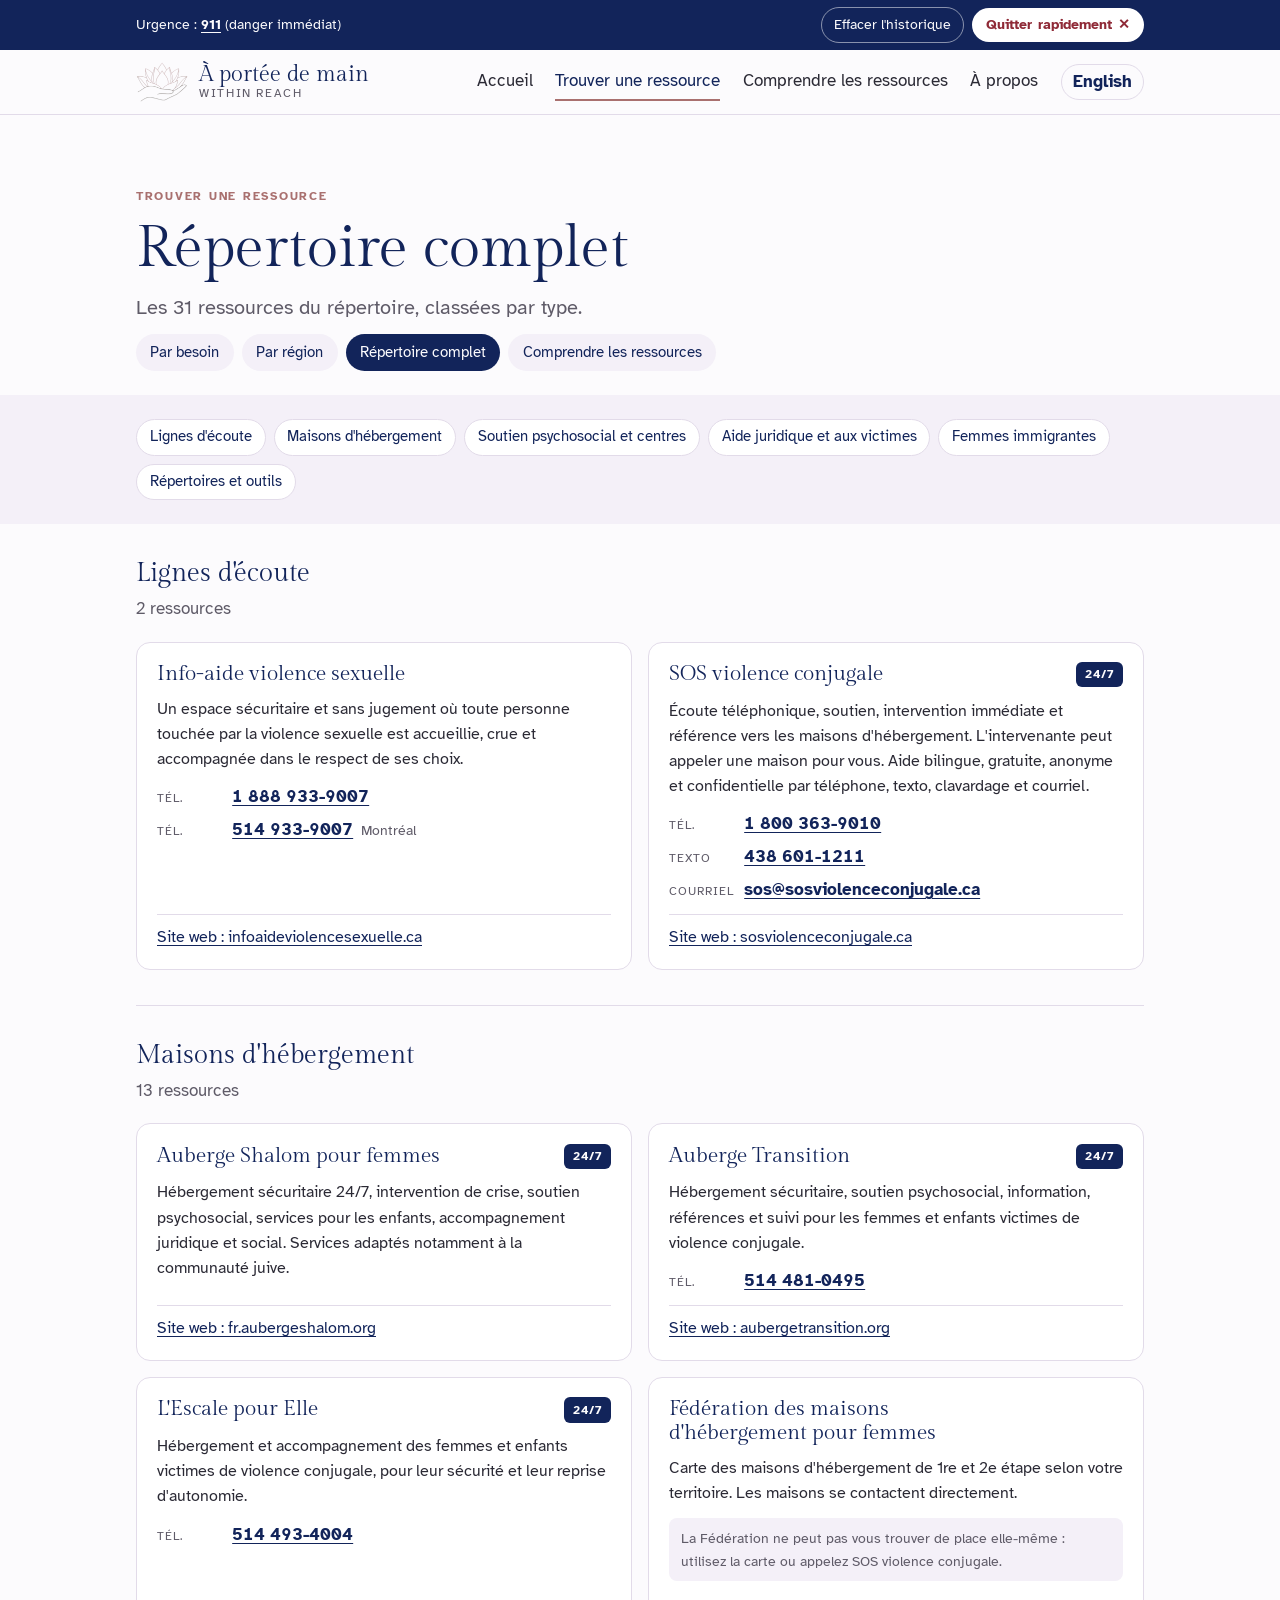
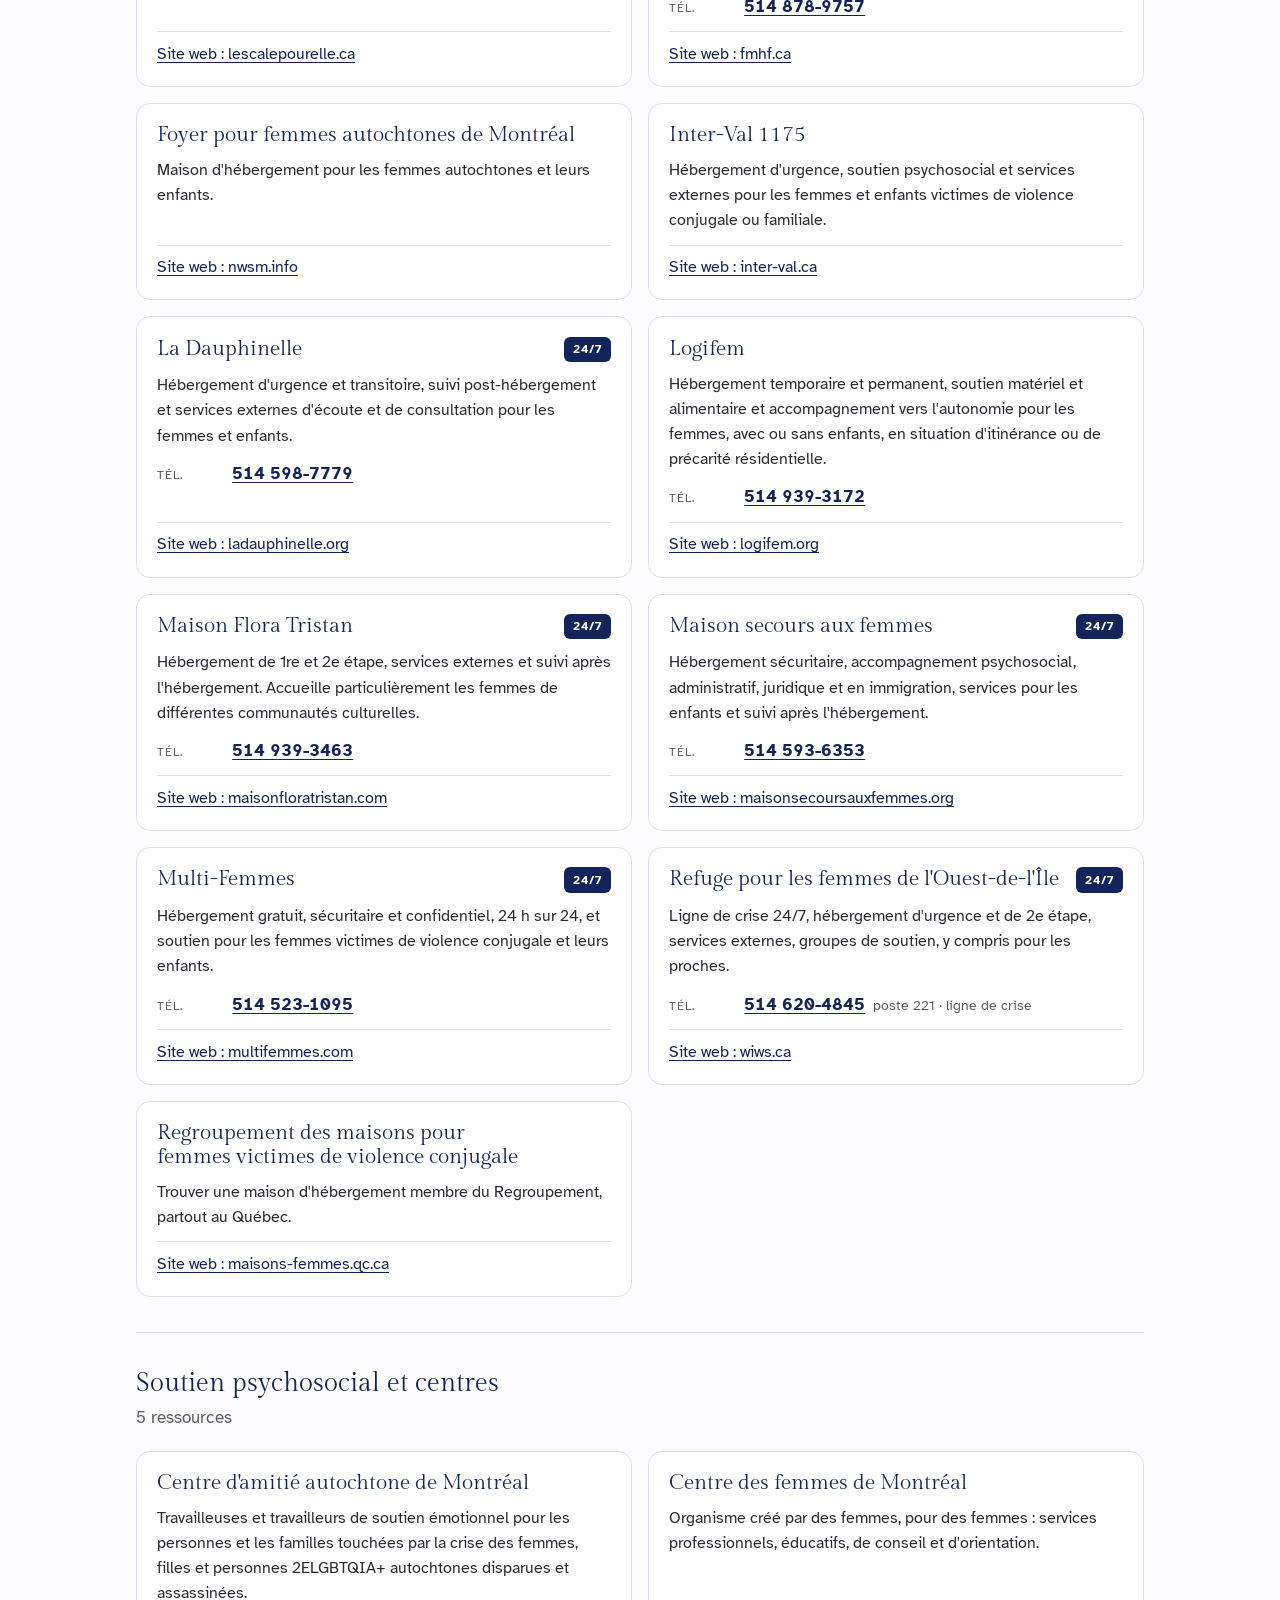
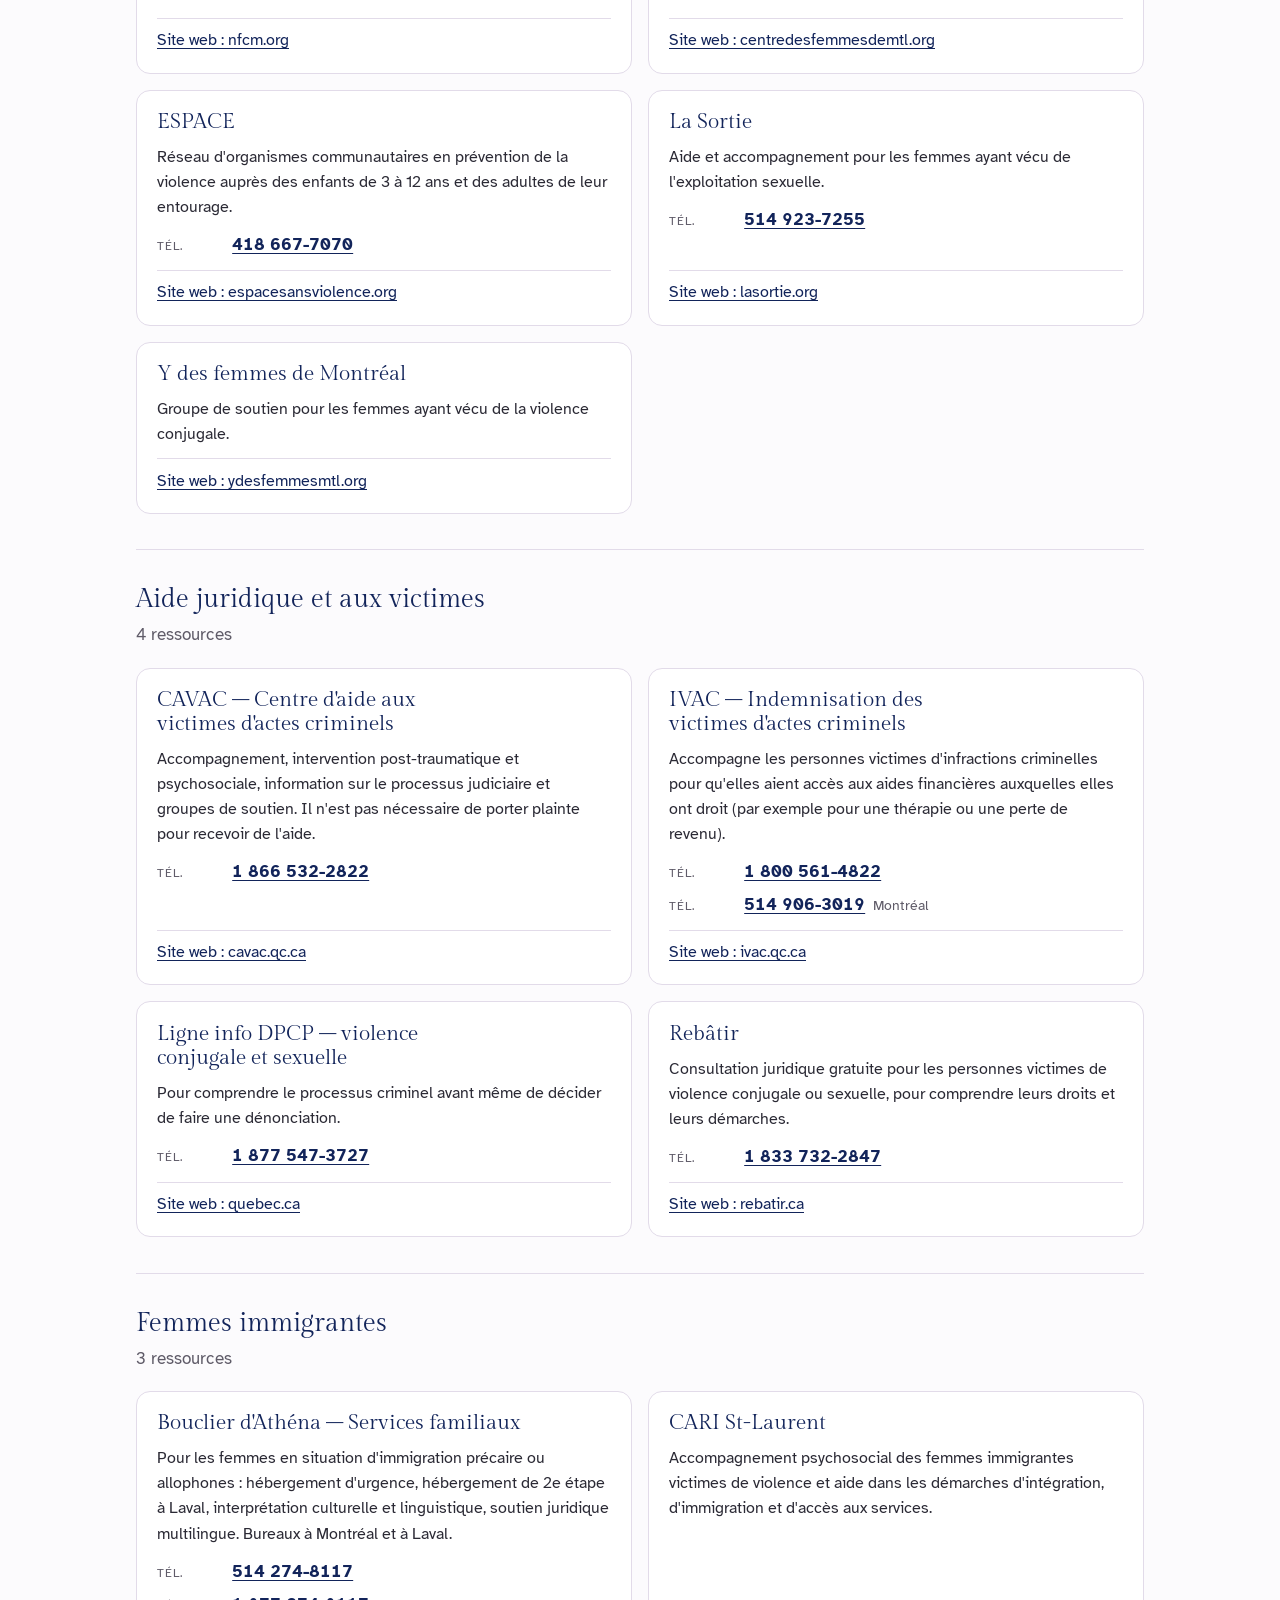
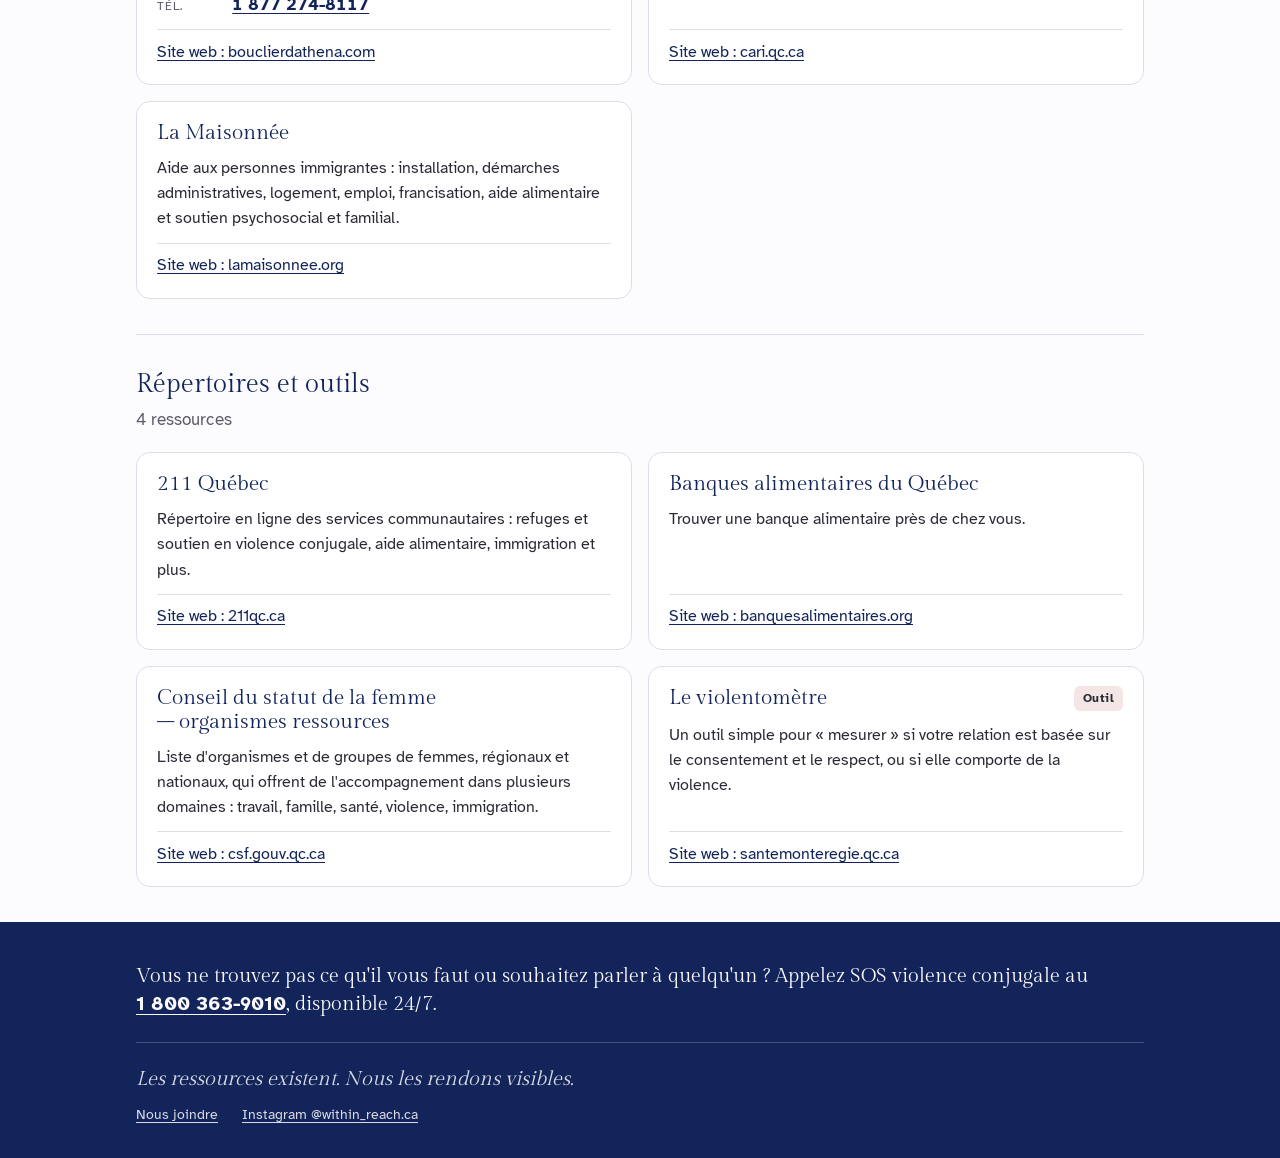
<file: repertoire.html>
<!DOCTYPE html>
<html lang="fr">
<head>
<meta charset="utf-8">
<meta name="viewport" content="width=device-width, initial-scale=1, viewport-fit=cover">
<title>Répertoire complet · À portée de main</title>
<meta name="description" content="Les ressources existent. Nous les rendons visibles.">
<meta name="referrer" content="no-referrer">
<link rel="icon" href="img/favicon.png" type="image/png">
<link rel="apple-touch-icon" href="img/apple-touch-icon.png">
<link rel="alternate" hreflang="en" href="en/repertoire.html">
<link rel="preconnect" href="https://fonts.googleapis.com"><link rel="preconnect" href="https://fonts.gstatic.com" crossorigin><link rel="stylesheet" href="https://fonts.googleapis.com/css2?family=Atkinson+Hyperlegible:ital,wght@0,400;0,700;1,400&family=Gilda+Display&display=swap">
<link rel="stylesheet" href="style.css">
<script data-goatcounter="https://aporteedemain.goatcounter.com/count" async src="https://gc.zgo.at/count.js"></script>
</head>
<body>
<a class="skip" href="#contenu">Aller au contenu</a>
<div class="safety" role="region" aria-label="Effacer l&#x27;historique / Quitter rapidement">
  <div class="wrap">
    <p class="safety__911"><span class="safety__label">Urgence : </span><a href="tel:911" data-goatcounter-click="tel-911-barre">911</a> <span class="safety__label">(danger immédiat)</span></p>
    <details class="history">
      <summary>Effacer l&#x27;historique</summary>
      <div class="history__panel">
        <h2>Effacer l&#x27;historique de navigation</h2>
        <dl><div data-os="android"><dt>Android <span class="mine-tag">Pour votre appareil</span></dt><dd><b>Chrome :</b> appuyez sur <b>⋮</b> → <b>Supprimer les données de navigation</b> (ou ⋮ → Historique).<br><b>Samsung Internet :</b> <b>☰</b> → <b>Paramètres</b> → <b>Données de navigation personnelles</b> → <b>Supprimer les données de navigation</b>.</dd></div><div data-os="ios"><dt>iPhone ou iPad <span class="mine-tag">Pour votre appareil</span></dt><dd><b>Safari :</b> ouvrez <b>Réglages</b> → <b>Safari</b> (ou Réglages → Apps → Safari) → <b>Effacer historique et données de site</b>.<br><b>Chrome :</b> appuyez sur <b>…</b> → <b>Supprimer les données de navigation</b>.</dd></div><div data-os="windows"><dt>Ordinateur Windows <span class="mine-tag">Pour votre appareil</span></dt><dd><b>Chrome, Edge, Firefox :</b> appuyez sur <kbd>Ctrl</kbd> + <kbd>Maj</kbd> + <kbd>Suppr</kbd>.</dd></div><div data-os="mac"><dt>Mac <span class="mine-tag">Pour votre appareil</span></dt><dd><b>Chrome, Edge, Firefox :</b> appuyez sur <kbd>⌘</kbd> + <kbd>Maj</kbd> + <kbd>Suppr</kbd>.<br><b>Safari :</b> menu <b>Historique</b> → <b>Effacer l'historique</b>.</dd></div></dl>
        <button type="button" class="hist-toggle" data-more="Voir les autres appareils" data-less="Voir seulement mon appareil">Voir les autres appareils</button>
        <p class="tip">Si effacer tout l&#x27;historique risque d&#x27;attirer l&#x27;attention, supprimez seulement les pages de ce site. La navigation privée n&#x27;enregistre pas l&#x27;historique.</p>
      </div>
    </details>
    <a class="exit" href="https://www.google.com/" rel="noreferrer" onclick="try{if(window.goatcounter&&goatcounter.count)goatcounter.count({path:'quitter-rapidement',title:'Quitter rapidement',event:true})}catch(e){}window.location.replace('https://www.google.com/');return false;">Quitter<span class="exit__long"> rapidement</span> ✕</a>
  </div>
</div>
<header class="site-header">
  <div class="wrap">
    <a class="brand" href="index.html"><img src="img/lotus.png" alt="" width="52" height="40"><span class="brand__name">À portée de main<small>Within Reach</small></span></a>
    <a class="lang-quick" href="en/repertoire.html" data-goatcounter-click="langue-en" hreflang="en" lang="en" aria-label="English">EN</a>
    <input type="checkbox" id="menu-toggle" class="menu-toggle visually-hidden">
    <label for="menu-toggle" class="menu-btn">Menu</label>
    <nav class="nav" aria-label="Menu"><a href="index.html">Accueil</a><a href="ressources.html" aria-current="page">Trouver une ressource</a><a href="comprendre.html">Comprendre les ressources</a><a href="a-propos.html">À propos</a><a class="lang" href="en/repertoire.html" data-goatcounter-click="langue-en" hreflang="en" lang="en">English</a></nav>
  </div>
</header>
<main id="contenu">
<section class="section" style="padding-bottom:1.5rem">
  <div class="wrap section__head" style="margin-bottom:0">
    <p class="eyebrow">Trouver une ressource</p>
    <h1>Répertoire complet</h1>
    <p class="lead prose">Les 31 ressources du répertoire, classées par type.</p>
    <nav class="subnav" aria-label="Trouver une ressource"><a href="ressources.html">Par besoin</a><a href="regions.html">Par région</a><a href="repertoire.html" aria-current="page">Répertoire complet</a><a href="comprendre.html">Comprendre les ressources</a></nav>
  </div>
</section><section class="section section--tint" style="padding-block:1.5rem"><div class="wrap"><ul class="toc"><li><a href="#lignes">Lignes d&#x27;écoute</a></li><li><a href="#hebergement">Maisons d&#x27;hébergement</a></li><li><a href="#soutien">Soutien psychosocial et centres</a></li><li><a href="#juridique">Aide juridique et aux victimes</a></li><li><a href="#immigration">Femmes immigrantes</a></li><li><a href="#outils">Répertoires et outils</a></li></ul></div></section>
<div class="wrap"><section class="group" id="lignes" aria-labelledby="h-lignes">
  <div class="group__head"><h2 id="h-lignes">Lignes d&#x27;écoute</h2><p class="muted">2 ressources</p></div>
  <ul class="cards"><li><article class="card" id="r-infoaide">
  <div class="card__top"><h3>Info-aide violence sexuelle</h3></div>
  <p>Un espace sécuritaire et sans jugement où toute personne touchée par la violence sexuelle est accueillie, crue et accompagnée dans le respect de ses choix.</p>
  <ul class="contacts"><li><span class="k">Tél.</span><a href="tel:18889339007" data-goatcounter-click="tel-infoaide">1 888 933-9007</a></li><li><span class="k">Tél.</span><a href="tel:5149339007" data-goatcounter-click="tel-infoaide">514 933-9007</a> <span class="x">Montréal</span></li></ul>
  <p class="card__site"><a href="https://infoaideviolencesexuelle.ca/" data-goatcounter-click="site-infoaide" target="_blank" rel="noopener noreferrer">Site web : infoaideviolencesexuelle.ca</a></p>
</article></li><li><article class="card" id="r-sos">
  <div class="card__top"><h3>SOS violence conjugale</h3><span class="badge">24/7</span></div>
  <p>Écoute téléphonique, soutien, intervention immédiate et référence vers les maisons d&#x27;hébergement. L&#x27;intervenante peut appeler une maison pour vous. Aide bilingue, gratuite, anonyme et confidentielle par téléphone, texto, clavardage et courriel.</p>
  <ul class="contacts"><li><span class="k">Tél.</span><a href="tel:18003639010" data-goatcounter-click="tel-sos">1 800 363-9010</a></li><li><span class="k">Texto</span><a href="sms:4386011211" data-goatcounter-click="texto-sos">438 601-1211</a></li><li><span class="k">Courriel</span><a href="mailto:sos@sosviolenceconjugale.ca" data-goatcounter-click="courriel-sos">sos@sosviolenceconjugale.ca</a></li></ul>
  <p class="card__site"><a href="https://sosviolenceconjugale.ca/fr" data-goatcounter-click="site-sos" target="_blank" rel="noopener noreferrer">Site web : sosviolenceconjugale.ca</a></p>
</article></li></ul>
</section><section class="group" id="hebergement" aria-labelledby="h-hebergement">
  <div class="group__head"><h2 id="h-hebergement">Maisons d&#x27;hébergement</h2><p class="muted">13 ressources</p></div>
  <ul class="cards"><li><article class="card" id="r-shalom">
  <div class="card__top"><h3>Auberge Shalom pour femmes</h3><span class="badge">24/7</span></div>
  <p>Hébergement sécuritaire 24/7, intervention de crise, soutien psychosocial, services pour les enfants, accompagnement juridique et social. Services adaptés notamment à la communauté juive.</p>
  
  <p class="card__site"><a href="https://fr.aubergeshalom.org/" data-goatcounter-click="site-shalom" target="_blank" rel="noopener noreferrer">Site web : fr.aubergeshalom.org</a></p>
</article></li><li><article class="card" id="r-aubergetransition">
  <div class="card__top"><h3>Auberge Transition</h3><span class="badge">24/7</span></div>
  <p>Hébergement sécuritaire, soutien psychosocial, information, références et suivi pour les femmes et enfants victimes de violence conjugale.</p>
  <ul class="contacts"><li><span class="k">Tél.</span><a href="tel:5144810495" data-goatcounter-click="tel-aubergetransition">514 481-0495</a></li></ul>
  <p class="card__site"><a href="https://www.aubergetransition.org/" data-goatcounter-click="site-aubergetransition" target="_blank" rel="noopener noreferrer">Site web : aubergetransition.org</a></p>
</article></li><li><article class="card" id="r-escale">
  <div class="card__top"><h3>L&#x27;Escale pour Elle</h3><span class="badge">24/7</span></div>
  <p>Hébergement et accompagnement des femmes et enfants victimes de violence conjugale, pour leur sécurité et leur reprise d&#x27;autonomie.</p>
  <ul class="contacts"><li><span class="k">Tél.</span><a href="tel:5144934004" data-goatcounter-click="tel-escale">514 493-4004</a></li></ul>
  <p class="card__site"><a href="https://www.lescalepourelle.ca/" data-goatcounter-click="site-escale" target="_blank" rel="noopener noreferrer">Site web : lescalepourelle.ca</a></p>
</article></li><li><article class="card" id="r-fmhf">
  <div class="card__top"><h3>Fédération des maisons d&#x27;hébergement pour femmes</h3></div>
  <p>Carte des maisons d&#x27;hébergement de 1re et 2e étape selon votre territoire. Les maisons se contactent directement.</p><p class="note">La Fédération ne peut pas vous trouver de place elle-même : utilisez la carte ou appelez SOS violence conjugale.</p>
  <ul class="contacts"><li><span class="k">Tél.</span><a href="tel:5148789757" data-goatcounter-click="tel-fmhf">514 878-9757</a></li></ul>
  <p class="card__site"><a href="https://fmhf.ca/" data-goatcounter-click="site-fmhf" target="_blank" rel="noopener noreferrer">Site web : fmhf.ca</a></p>
</article></li><li><article class="card" id="r-foyer">
  <div class="card__top"><h3>Foyer pour femmes autochtones de Montréal</h3></div>
  <p>Maison d&#x27;hébergement pour les femmes autochtones et leurs enfants.</p>
  
  <p class="card__site"><a href="https://www.nwsm.info/" data-goatcounter-click="site-foyer" target="_blank" rel="noopener noreferrer">Site web : nwsm.info</a></p>
</article></li><li><article class="card" id="r-interval">
  <div class="card__top"><h3>Inter-Val 1175</h3></div>
  <p>Hébergement d&#x27;urgence, soutien psychosocial et services externes pour les femmes et enfants victimes de violence conjugale ou familiale.</p>
  
  <p class="card__site"><a href="https://www.inter-val.ca/fr" data-goatcounter-click="site-interval" target="_blank" rel="noopener noreferrer">Site web : inter-val.ca</a></p>
</article></li><li><article class="card" id="r-dauphinelle">
  <div class="card__top"><h3>La Dauphinelle</h3><span class="badge">24/7</span></div>
  <p>Hébergement d&#x27;urgence et transitoire, suivi post-hébergement et services externes d&#x27;écoute et de consultation pour les femmes et enfants.</p>
  <ul class="contacts"><li><span class="k">Tél.</span><a href="tel:5145987779" data-goatcounter-click="tel-dauphinelle">514 598-7779</a></li></ul>
  <p class="card__site"><a href="https://ladauphinelle.org/" data-goatcounter-click="site-dauphinelle" target="_blank" rel="noopener noreferrer">Site web : ladauphinelle.org</a></p>
</article></li><li><article class="card" id="r-logifem">
  <div class="card__top"><h3>Logifem</h3></div>
  <p>Hébergement temporaire et permanent, soutien matériel et alimentaire et accompagnement vers l&#x27;autonomie pour les femmes, avec ou sans enfants, en situation d&#x27;itinérance ou de précarité résidentielle.</p>
  <ul class="contacts"><li><span class="k">Tél.</span><a href="tel:5149393172" data-goatcounter-click="tel-logifem">514 939-3172</a></li></ul>
  <p class="card__site"><a href="https://logifem.org/" data-goatcounter-click="site-logifem" target="_blank" rel="noopener noreferrer">Site web : logifem.org</a></p>
</article></li><li><article class="card" id="r-flora">
  <div class="card__top"><h3>Maison Flora Tristan</h3><span class="badge">24/7</span></div>
  <p>Hébergement de 1re et 2e étape, services externes et suivi après l&#x27;hébergement. Accueille particulièrement les femmes de différentes communautés culturelles.</p>
  <ul class="contacts"><li><span class="k">Tél.</span><a href="tel:5149393463" data-goatcounter-click="tel-flora">514 939-3463</a></li></ul>
  <p class="card__site"><a href="https://maisonfloratristan.com/" data-goatcounter-click="site-flora" target="_blank" rel="noopener noreferrer">Site web : maisonfloratristan.com</a></p>
</article></li><li><article class="card" id="r-secours">
  <div class="card__top"><h3>Maison secours aux femmes</h3><span class="badge">24/7</span></div>
  <p>Hébergement sécuritaire, accompagnement psychosocial, administratif, juridique et en immigration, services pour les enfants et suivi après l&#x27;hébergement.</p>
  <ul class="contacts"><li><span class="k">Tél.</span><a href="tel:5145936353" data-goatcounter-click="tel-secours">514 593-6353</a></li></ul>
  <p class="card__site"><a href="https://www.maisonsecoursauxfemmes.org/" data-goatcounter-click="site-secours" target="_blank" rel="noopener noreferrer">Site web : maisonsecoursauxfemmes.org</a></p>
</article></li><li><article class="card" id="r-multifemmes">
  <div class="card__top"><h3>Multi-Femmes</h3><span class="badge">24/7</span></div>
  <p>Hébergement gratuit, sécuritaire et confidentiel, 24 h sur 24, et soutien pour les femmes victimes de violence conjugale et leurs enfants.</p>
  <ul class="contacts"><li><span class="k">Tél.</span><a href="tel:5145231095" data-goatcounter-click="tel-multifemmes">514 523-1095</a></li></ul>
  <p class="card__site"><a href="https://multifemmes.com/" data-goatcounter-click="site-multifemmes" target="_blank" rel="noopener noreferrer">Site web : multifemmes.com</a></p>
</article></li><li><article class="card" id="r-wiws">
  <div class="card__top"><h3>Refuge pour les femmes de l&#x27;Ouest-de-l&#x27;Île</h3><span class="badge">24/7</span></div>
  <p>Ligne de crise 24/7, hébergement d&#x27;urgence et de 2e étape, services externes, groupes de soutien, y compris pour les proches.</p>
  <ul class="contacts"><li><span class="k">Tél.</span><a href="tel:5146204845" data-goatcounter-click="tel-wiws">514 620-4845</a> <span class="x">poste 221 · ligne de crise</span></li></ul>
  <p class="card__site"><a href="https://wiws.ca/" data-goatcounter-click="site-wiws" target="_blank" rel="noopener noreferrer">Site web : wiws.ca</a></p>
</article></li><li><article class="card" id="r-rmfvvc">
  <div class="card__top"><h3>Regroupement des maisons pour femmes victimes de violence conjugale</h3></div>
  <p>Trouver une maison d&#x27;hébergement membre du Regroupement, partout au Québec.</p>
  
  <p class="card__site"><a href="https://maisons-femmes.qc.ca/" data-goatcounter-click="site-rmfvvc" target="_blank" rel="noopener noreferrer">Site web : maisons-femmes.qc.ca</a></p>
</article></li></ul>
</section><section class="group" id="soutien" aria-labelledby="h-soutien">
  <div class="group__head"><h2 id="h-soutien">Soutien psychosocial et centres</h2><p class="muted">5 ressources</p></div>
  <ul class="cards"><li><article class="card" id="r-nfcm">
  <div class="card__top"><h3>Centre d&#x27;amitié autochtone de Montréal</h3></div>
  <p>Travailleuses et travailleurs de soutien émotionnel pour les personnes et les familles touchées par la crise des femmes, filles et personnes 2ELGBTQIA+ autochtones disparues et assassinées.</p>
  
  <p class="card__site"><a href="https://www.nfcm.org/en/" data-goatcounter-click="site-nfcm" target="_blank" rel="noopener noreferrer">Site web : nfcm.org</a></p>
</article></li><li><article class="card" id="r-cfm">
  <div class="card__top"><h3>Centre des femmes de Montréal</h3></div>
  <p>Organisme créé par des femmes, pour des femmes : services professionnels, éducatifs, de conseil et d&#x27;orientation.</p>
  
  <p class="card__site"><a href="https://centredesfemmesdemtl.org/" data-goatcounter-click="site-cfm" target="_blank" rel="noopener noreferrer">Site web : centredesfemmesdemtl.org</a></p>
</article></li><li><article class="card" id="r-espace">
  <div class="card__top"><h3>ESPACE</h3></div>
  <p>Réseau d&#x27;organismes communautaires en prévention de la violence auprès des enfants de 3 à 12 ans et des adultes de leur entourage.</p>
  <ul class="contacts"><li><span class="k">Tél.</span><a href="tel:4186677070" data-goatcounter-click="tel-espace">418 667-7070</a></li></ul>
  <p class="card__site"><a href="https://espacesansviolence.org/" data-goatcounter-click="site-espace" target="_blank" rel="noopener noreferrer">Site web : espacesansviolence.org</a></p>
</article></li><li><article class="card" id="r-lasortie">
  <div class="card__top"><h3>La Sortie</h3></div>
  <p>Aide et accompagnement pour les femmes ayant vécu de l&#x27;exploitation sexuelle.</p>
  <ul class="contacts"><li><span class="k">Tél.</span><a href="tel:5149237255" data-goatcounter-click="tel-lasortie">514 923-7255</a></li></ul>
  <p class="card__site"><a href="https://lasortie.org/" data-goatcounter-click="site-lasortie" target="_blank" rel="noopener noreferrer">Site web : lasortie.org</a></p>
</article></li><li><article class="card" id="r-ydesfemmes">
  <div class="card__top"><h3>Y des femmes de Montréal</h3></div>
  <p>Groupe de soutien pour les femmes ayant vécu de la violence conjugale.</p>
  
  <p class="card__site"><a href="https://www.ydesfemmesmtl.org/groupe-de-soutien-pour-femmes-victimes-de-violence-conjugale/" data-goatcounter-click="site-ydesfemmes" target="_blank" rel="noopener noreferrer">Site web : ydesfemmesmtl.org</a></p>
</article></li></ul>
</section><section class="group" id="juridique" aria-labelledby="h-juridique">
  <div class="group__head"><h2 id="h-juridique">Aide juridique et aux victimes</h2><p class="muted">4 ressources</p></div>
  <ul class="cards"><li><article class="card" id="r-cavac">
  <div class="card__top"><h3>CAVAC – Centre d&#x27;aide aux victimes d&#x27;actes criminels</h3></div>
  <p>Accompagnement, intervention post-traumatique et psychosociale, information sur le processus judiciaire et groupes de soutien. Il n&#x27;est pas nécessaire de porter plainte pour recevoir de l&#x27;aide.</p>
  <ul class="contacts"><li><span class="k">Tél.</span><a href="tel:18665322822" data-goatcounter-click="tel-cavac">1 866 532-2822</a></li></ul>
  <p class="card__site"><a href="https://cavac.qc.ca/" data-goatcounter-click="site-cavac" target="_blank" rel="noopener noreferrer">Site web : cavac.qc.ca</a></p>
</article></li><li><article class="card" id="r-ivac">
  <div class="card__top"><h3>IVAC – Indemnisation des victimes d&#x27;actes criminels</h3></div>
  <p>Accompagne les personnes victimes d&#x27;infractions criminelles pour qu&#x27;elles aient accès aux aides financières auxquelles elles ont droit (par exemple pour une thérapie ou une perte de revenu).</p>
  <ul class="contacts"><li><span class="k">Tél.</span><a href="tel:18005614822" data-goatcounter-click="tel-ivac">1 800 561-4822</a></li><li><span class="k">Tél.</span><a href="tel:5149063019" data-goatcounter-click="tel-ivac">514 906-3019</a> <span class="x">Montréal</span></li></ul>
  <p class="card__site"><a href="https://www.ivac.qc.ca/Pages/faire-demande-de-qualification.aspx" data-goatcounter-click="site-ivac" target="_blank" rel="noopener noreferrer">Site web : ivac.qc.ca</a></p>
</article></li><li><article class="card" id="r-dpcp">
  <div class="card__top"><h3>Ligne info DPCP – violence conjugale et sexuelle</h3></div>
  <p>Pour comprendre le processus criminel avant même de décider de faire une dénonciation.</p>
  <ul class="contacts"><li><span class="k">Tél.</span><a href="tel:18775473727" data-goatcounter-click="tel-dpcp">1 877 547-3727</a></li></ul>
  <p class="card__site"><a href="https://www.quebec.ca/gouvernement/ministeres-organismes/directeur-poursuites-criminelles-penales/coordonnees-structure" data-goatcounter-click="site-dpcp" target="_blank" rel="noopener noreferrer">Site web : quebec.ca</a></p>
</article></li><li><article class="card" id="r-rebatir">
  <div class="card__top"><h3>Rebâtir</h3></div>
  <p>Consultation juridique gratuite pour les personnes victimes de violence conjugale ou sexuelle, pour comprendre leurs droits et leurs démarches.</p>
  <ul class="contacts"><li><span class="k">Tél.</span><a href="tel:18337322847" data-goatcounter-click="tel-rebatir">1 833 732-2847</a></li></ul>
  <p class="card__site"><a href="https://rebatir.ca/" data-goatcounter-click="site-rebatir" target="_blank" rel="noopener noreferrer">Site web : rebatir.ca</a></p>
</article></li></ul>
</section><section class="group" id="immigration" aria-labelledby="h-immigration">
  <div class="group__head"><h2 id="h-immigration">Femmes immigrantes</h2><p class="muted">3 ressources</p></div>
  <ul class="cards"><li><article class="card" id="r-bouclier">
  <div class="card__top"><h3>Bouclier d&#x27;Athéna – Services familiaux</h3></div>
  <p>Pour les femmes en situation d&#x27;immigration précaire ou allophones : hébergement d&#x27;urgence, hébergement de 2e étape à Laval, interprétation culturelle et linguistique, soutien juridique multilingue. Bureaux à Montréal et à Laval.</p>
  <ul class="contacts"><li><span class="k">Tél.</span><a href="tel:5142748117" data-goatcounter-click="tel-bouclier">514 274-8117</a></li><li><span class="k">Tél.</span><a href="tel:18772748117" data-goatcounter-click="tel-bouclier">1 877 274-8117</a></li></ul>
  <p class="card__site"><a href="https://bouclierdathena.com/" data-goatcounter-click="site-bouclier" target="_blank" rel="noopener noreferrer">Site web : bouclierdathena.com</a></p>
</article></li><li><article class="card" id="r-cari">
  <div class="card__top"><h3>CARI St-Laurent</h3></div>
  <p>Accompagnement psychosocial des femmes immigrantes victimes de violence et aide dans les démarches d&#x27;intégration, d&#x27;immigration et d&#x27;accès aux services.</p>
  
  <p class="card__site"><a href="https://www.cari.qc.ca/" data-goatcounter-click="site-cari" target="_blank" rel="noopener noreferrer">Site web : cari.qc.ca</a></p>
</article></li><li><article class="card" id="r-maisonnee">
  <div class="card__top"><h3>La Maisonnée</h3></div>
  <p>Aide aux personnes immigrantes : installation, démarches administratives, logement, emploi, francisation, aide alimentaire et soutien psychosocial et familial.</p>
  
  <p class="card__site"><a href="https://lamaisonnee.org/fr/" data-goatcounter-click="site-maisonnee" target="_blank" rel="noopener noreferrer">Site web : lamaisonnee.org</a></p>
</article></li></ul>
</section><section class="group" id="outils" aria-labelledby="h-outils">
  <div class="group__head"><h2 id="h-outils">Répertoires et outils</h2><p class="muted">4 ressources</p></div>
  <ul class="cards"><li><article class="card" id="r-211">
  <div class="card__top"><h3>211 Québec</h3></div>
  <p>Répertoire en ligne des services communautaires : refuges et soutien en violence conjugale, aide alimentaire, immigration et plus.</p>
  
  <p class="card__site"><a href="https://www.211qc.ca/categories?category=Violence+et+maltraitance&amp;subcategory=Violence+conjugale+%3A+refuges+et+soutien" data-goatcounter-click="site-211" target="_blank" rel="noopener noreferrer">Site web : 211qc.ca</a></p>
</article></li><li><article class="card" id="r-banques">
  <div class="card__top"><h3>Banques alimentaires du Québec</h3></div>
  <p>Trouver une banque alimentaire près de chez vous.</p>
  
  <p class="card__site"><a href="https://banquesalimentaires.org/ou-trouver-de-laide-alimentaire/" data-goatcounter-click="site-banques" target="_blank" rel="noopener noreferrer">Site web : banquesalimentaires.org</a></p>
</article></li><li><article class="card" id="r-csf">
  <div class="card__top"><h3>Conseil du statut de la femme – organismes ressources</h3></div>
  <p>Liste d&#x27;organismes et de groupes de femmes, régionaux et nationaux, qui offrent de l&#x27;accompagnement dans plusieurs domaines : travail, famille, santé, violence, immigration.</p>
  
  <p class="card__site"><a href="https://csf.gouv.qc.ca/ressources-externes/organismes-ressources/" data-goatcounter-click="site-csf" target="_blank" rel="noopener noreferrer">Site web : csf.gouv.qc.ca</a></p>
</article></li><li><article class="card" id="r-violentometre">
  <div class="card__top"><h3>Le violentomètre</h3><span class="badge badge--tool">Outil</span></div>
  <p>Un outil simple pour « mesurer » si votre relation est basée sur le consentement et le respect, ou si elle comporte de la violence.</p>
  
  <p class="card__site"><a href="https://santemonteregie.qc.ca/sites/default/files/2021/04/violentometre-maj-web2.pdf" data-goatcounter-click="site-violentometre" target="_blank" rel="noopener noreferrer">Site web : santemonteregie.qc.ca</a></p>
</article></li></ul>
</section></div>
</main>
<footer class="site-footer">
  <div class="wrap">
    <p class="footer-sos">Vous ne trouvez pas ce qu'il vous faut ou souhaitez parler à quelqu'un ? Appelez SOS violence conjugale au <a href="tel:18003639010" data-goatcounter-click="tel-sos-pied-de-page">1 800 363-9010</a>, disponible 24/7.</p>
    <div class="footer-meta">
      <span class="slogan">Les ressources existent. Nous les rendons visibles.</span>
      <a href="a-propos.html#contact">Nous joindre</a>
      <a href="https://www.instagram.com/within_reach.ca/" rel="noreferrer">Instagram @within_reach.ca</a>
    </div>
  </div>
</footer>
<script>
/* Anonymous count (GoatCounter, no cookies) when the history panel is opened. */
(function () {
  var d = document.querySelectorAll("details.history");
  for (var i = 0; i < d.length; i++) d[i].addEventListener("toggle", function () {
    if (this.open && window.goatcounter && goatcounter.count) goatcounter.count({ path: "effacer-historique-ouvert", title: "Effacer l'historique (ouvert)", event: true });
  });
})();
/* Show the history instructions for the visitor's device first. Without JavaScript, every device is listed. */
(function () {
  var ua = navigator.userAgent, os = null;
  if (/iPhone|iPad|iPod/.test(ua) || (/Macintosh/.test(ua) && navigator.maxTouchPoints > 1)) os = "ios";
  else if (/Android/.test(ua)) os = "android";
  else if (/Macintosh|Mac OS X/.test(ua)) os = "mac";
  else if (/Windows/.test(ua)) os = "windows";
  if (!os) return;
  var panels = document.querySelectorAll(".history__panel");
  for (var i = 0; i < panels.length; i++) {
    var p = panels[i], mine = p.querySelector('[data-os="' + os + '"]'), btn = p.querySelector(".hist-toggle");
    if (!mine || !btn) continue;
    mine.classList.add("is-mine");
    mine.parentNode.insertBefore(mine, mine.parentNode.firstChild);
    p.classList.add("has-mine");
    btn.addEventListener("click", function () {
      var panel = this.closest(".history__panel"), open = panel.classList.toggle("show-all");
      this.textContent = open ? this.getAttribute("data-less") : this.getAttribute("data-more");
    });
  }
})();
</script>
</body>
</html>
</file>
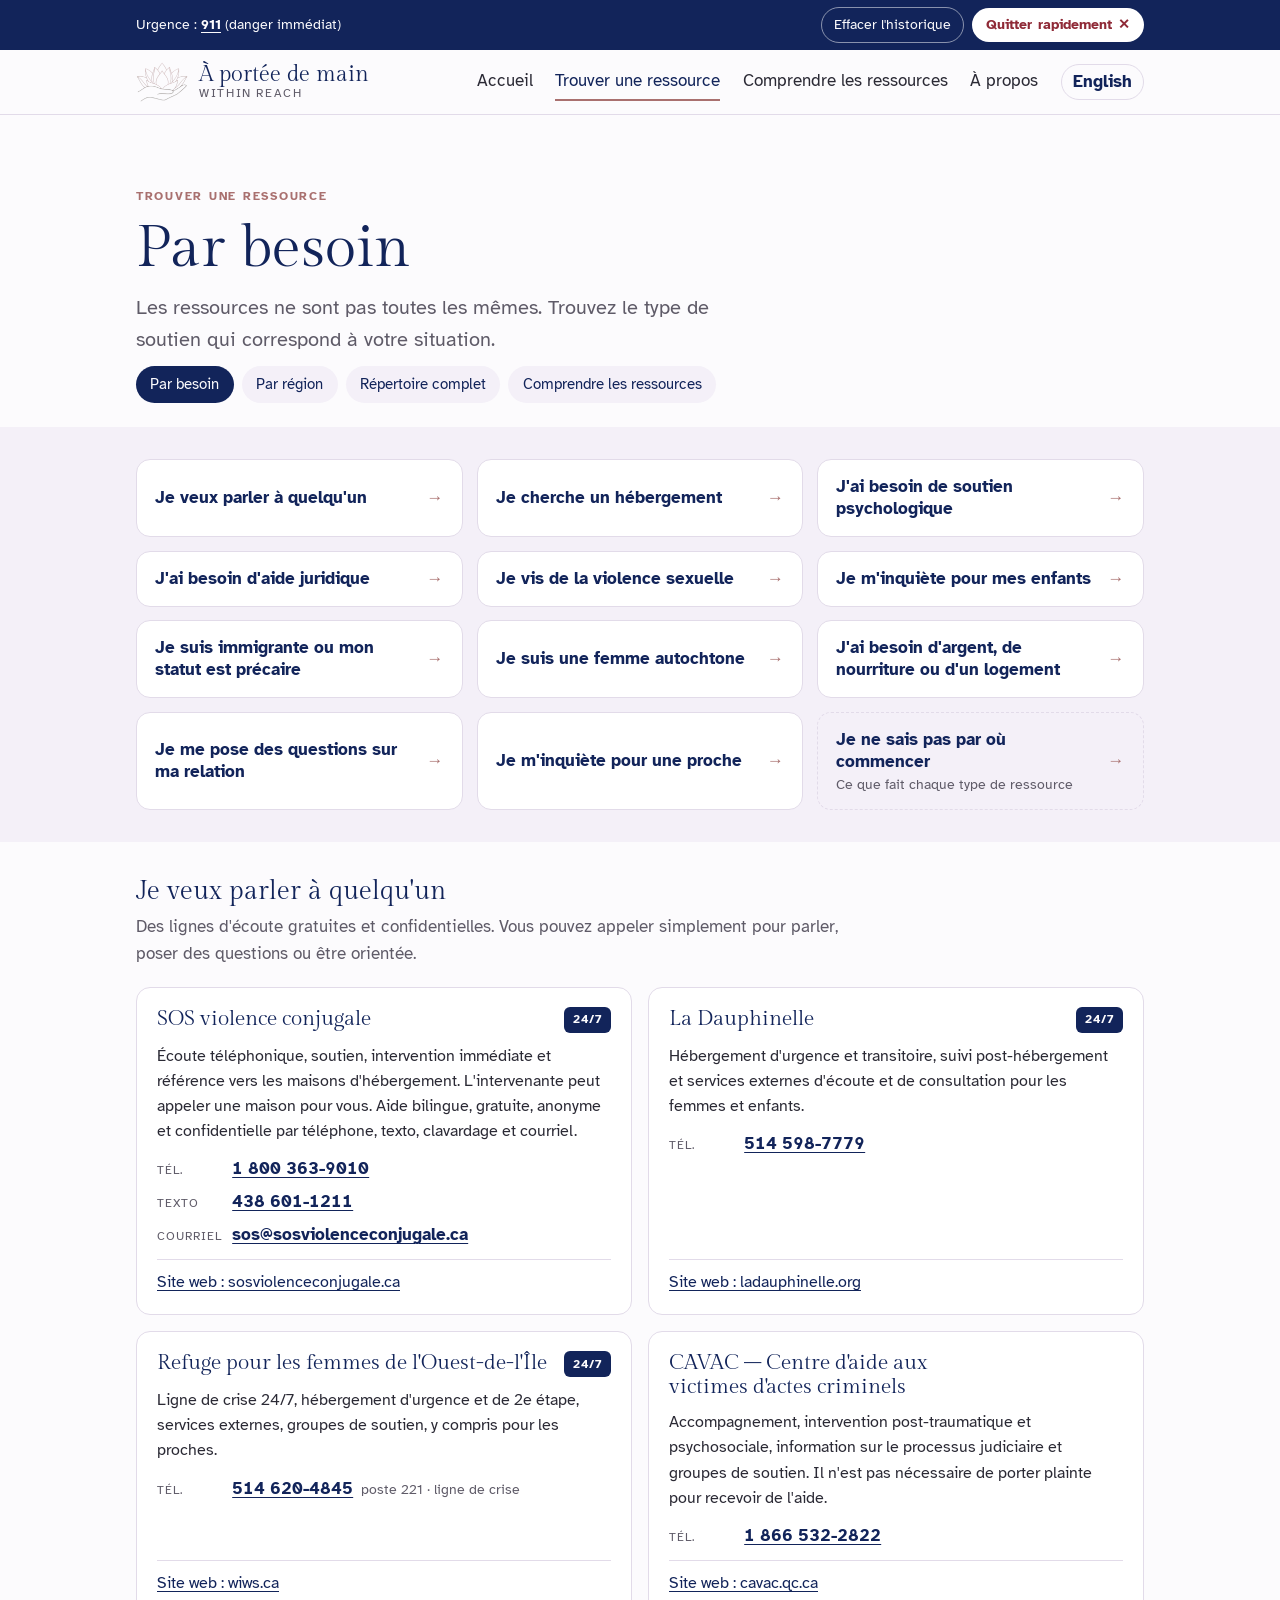
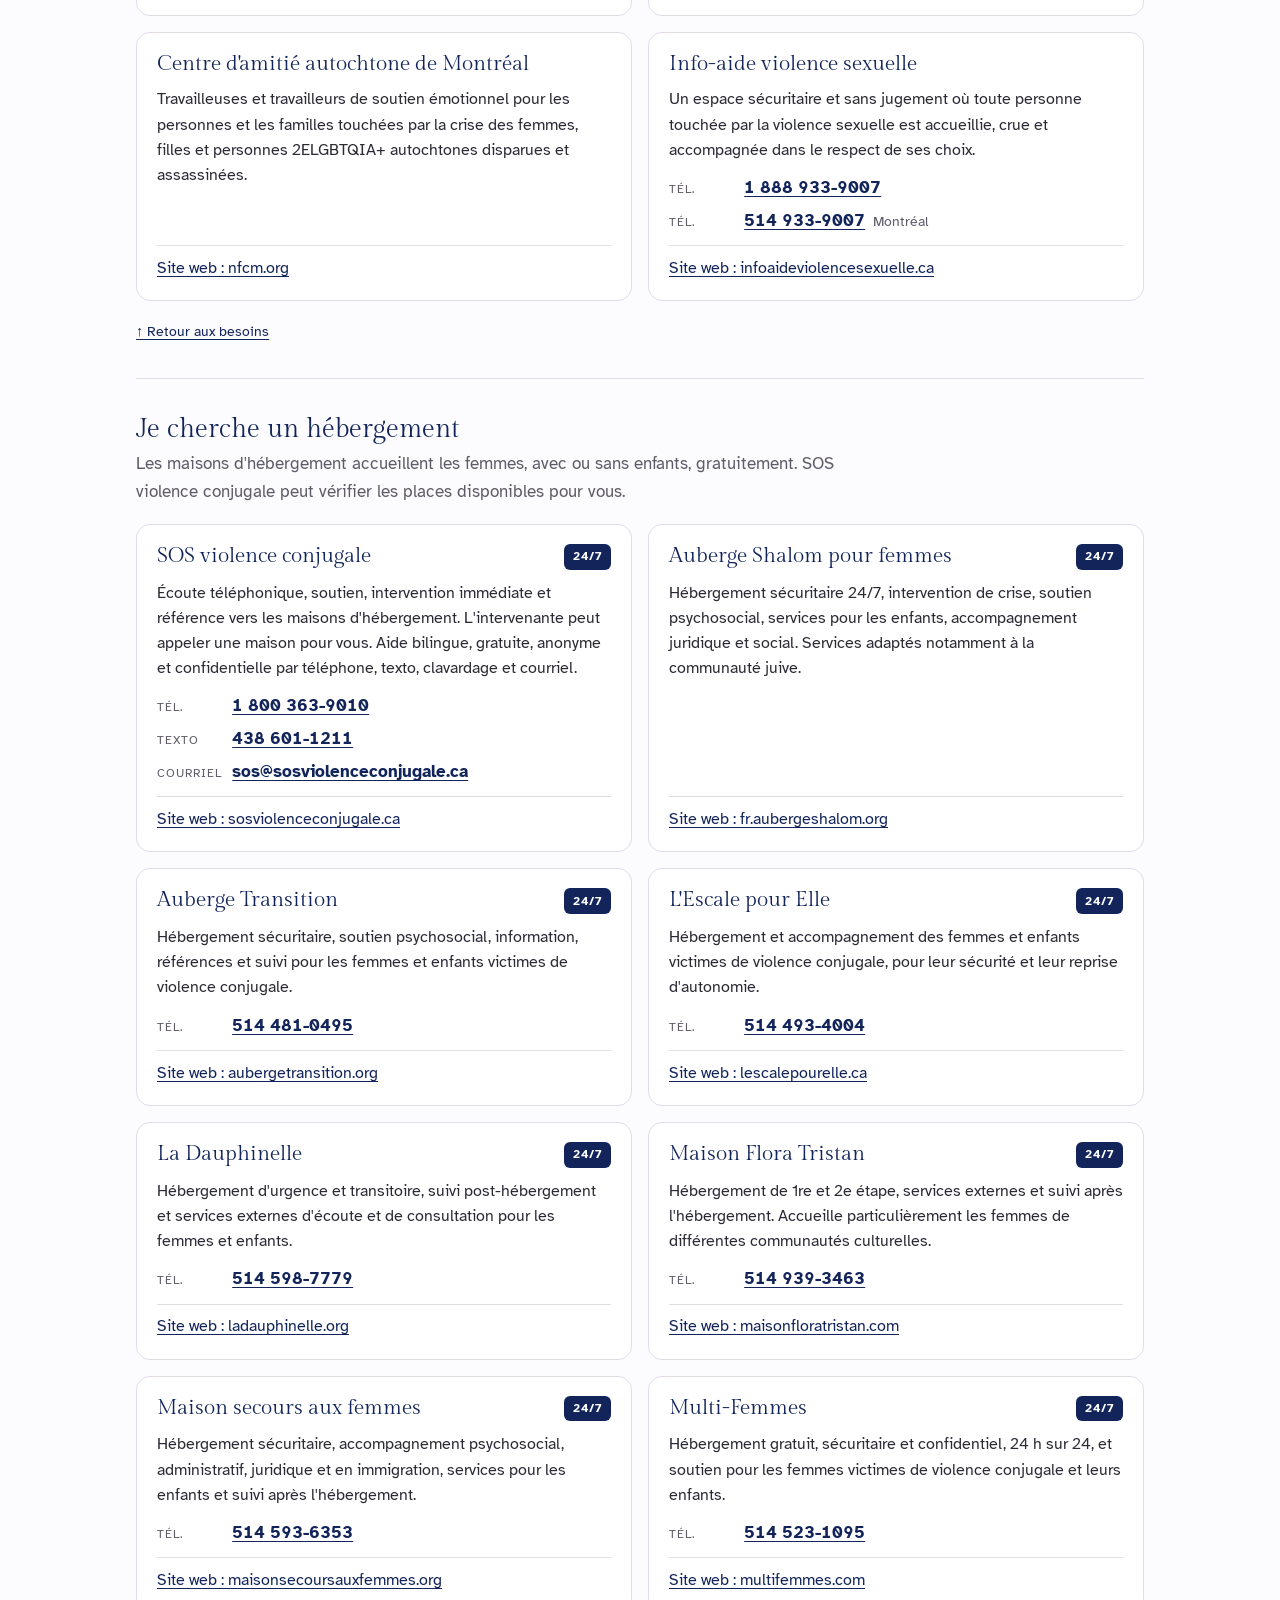
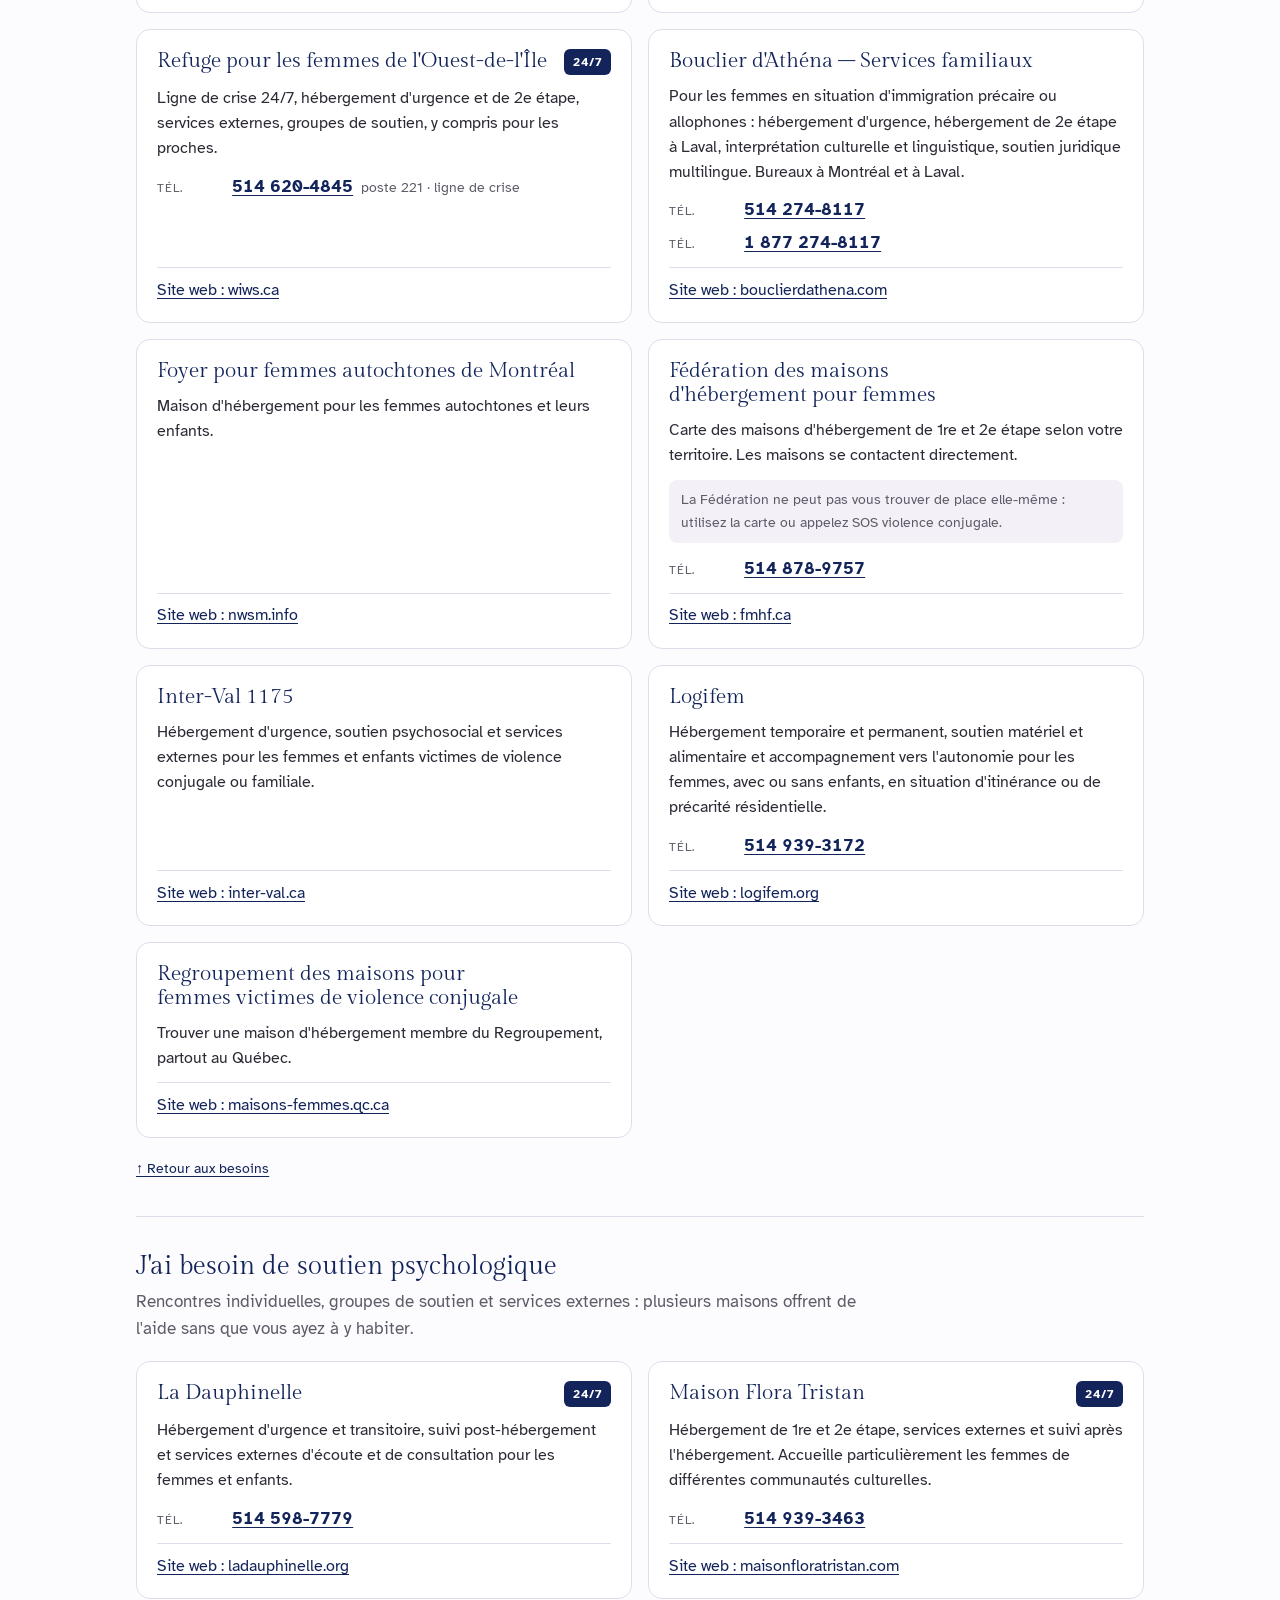
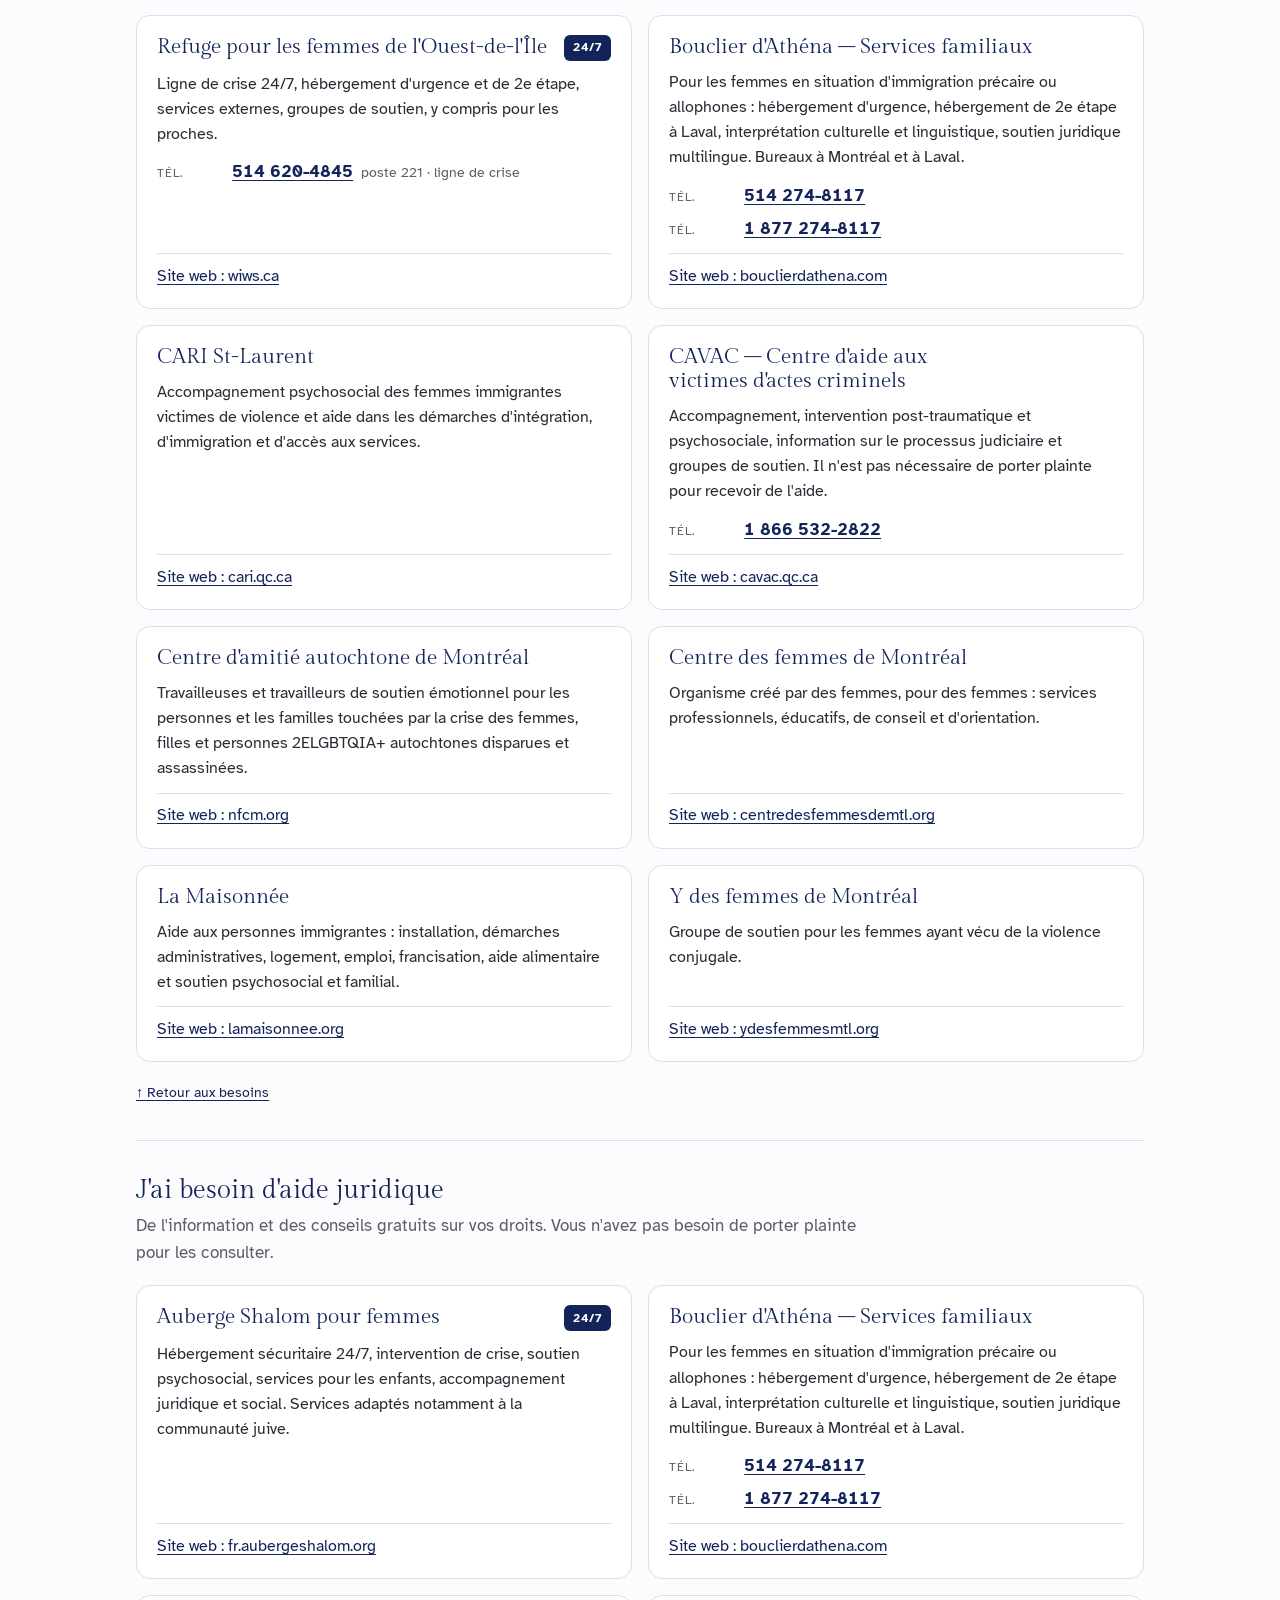
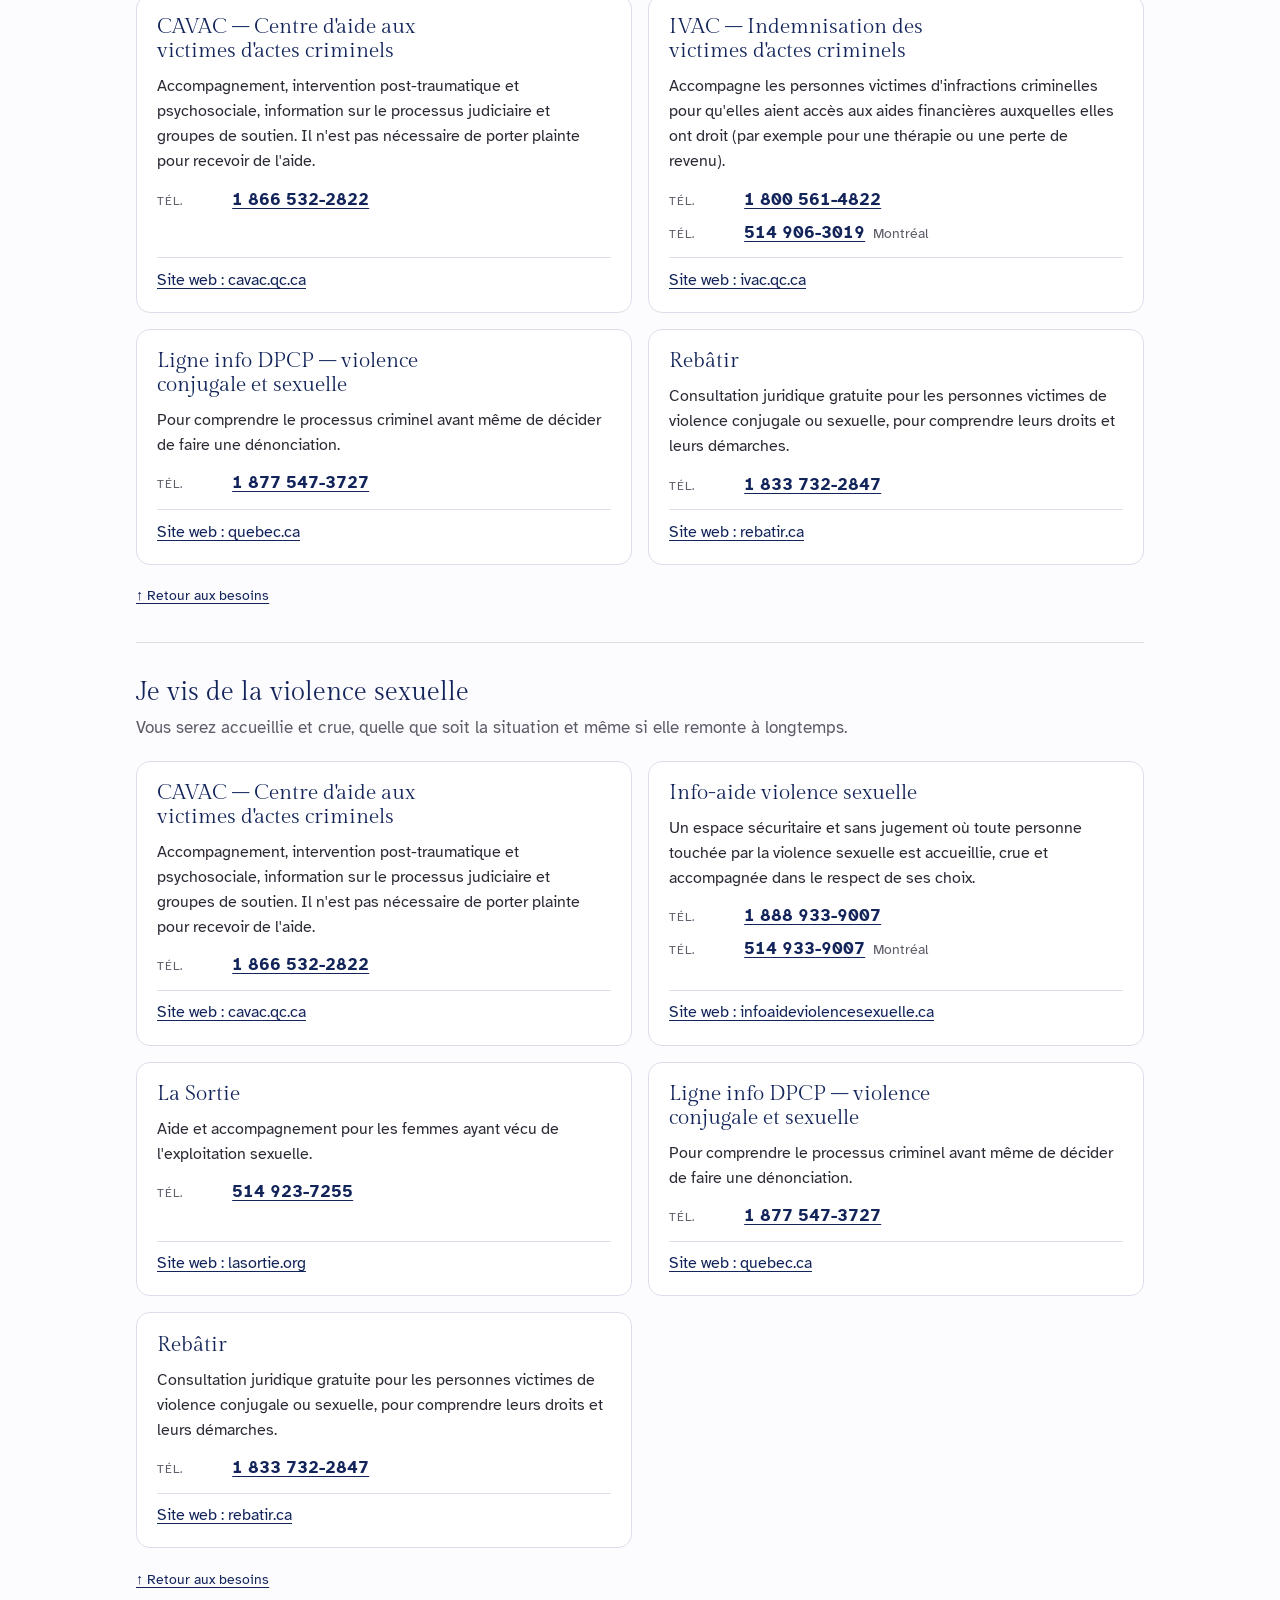
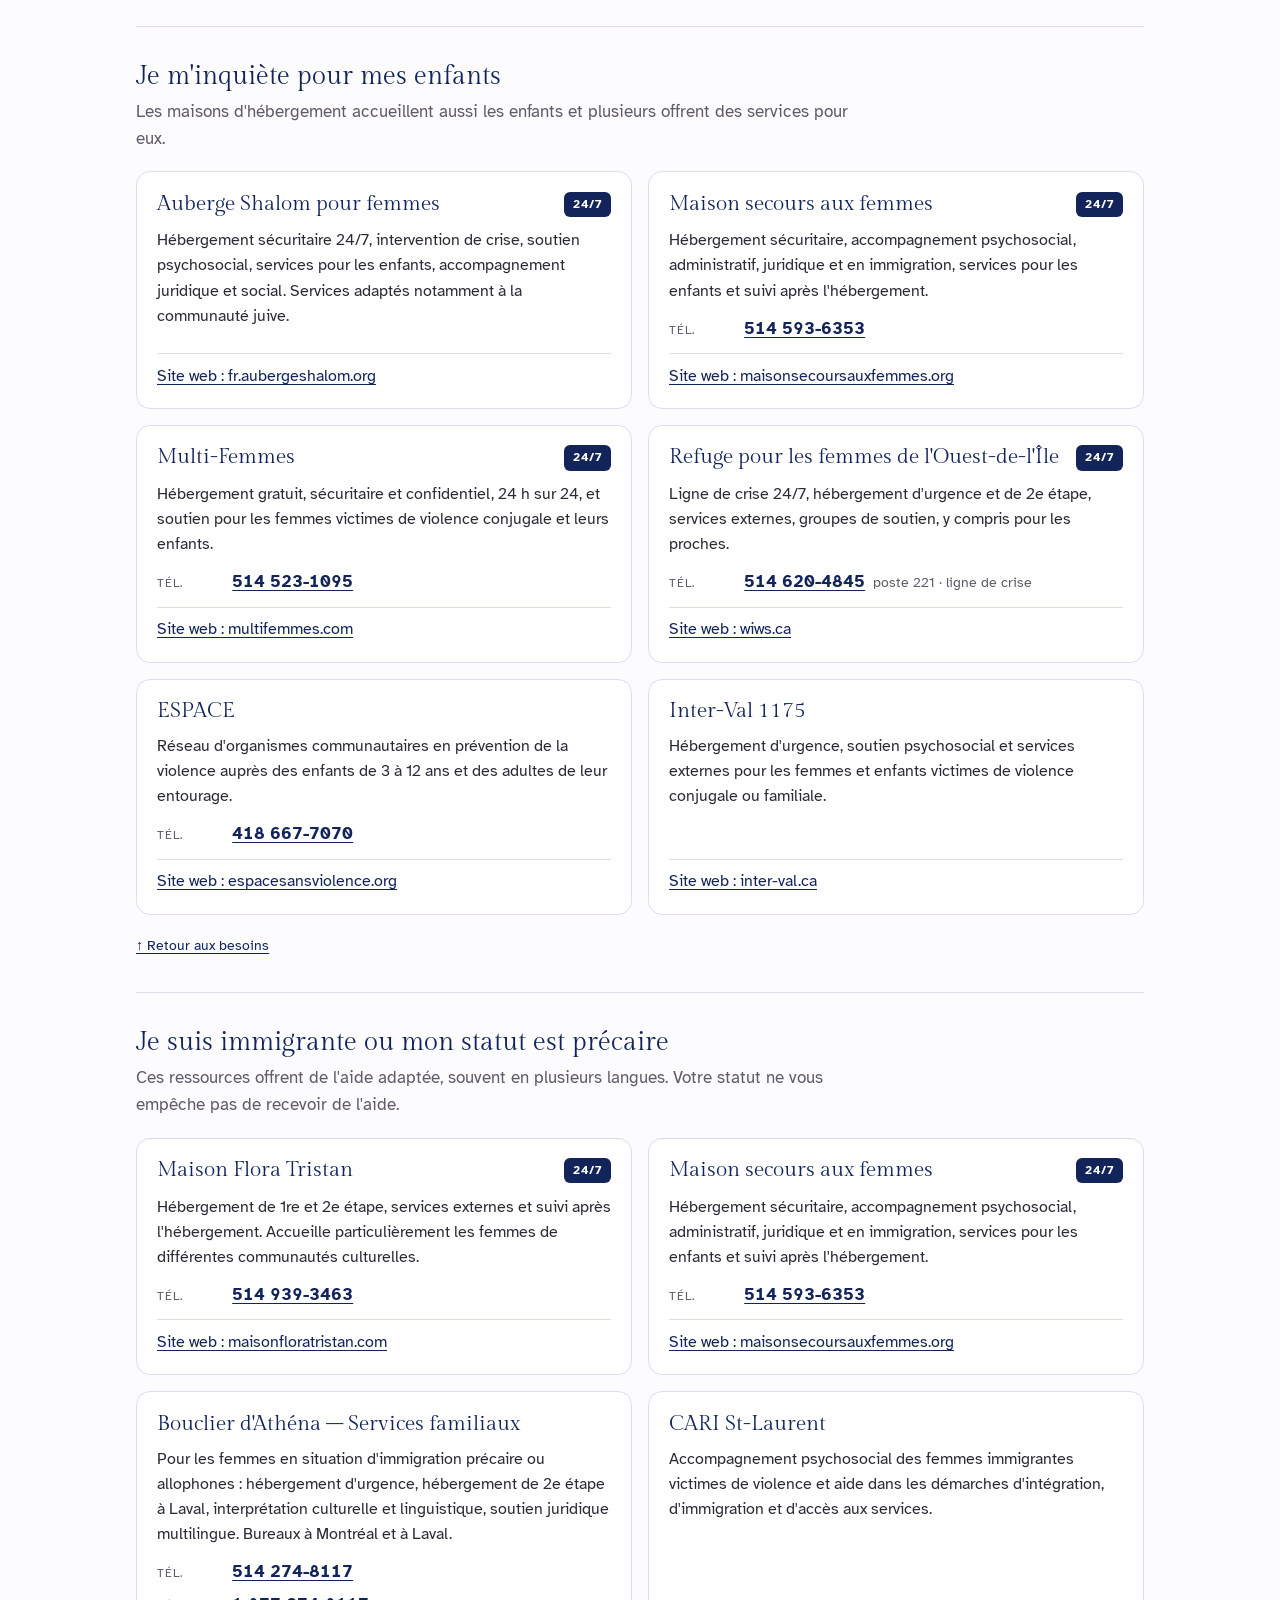
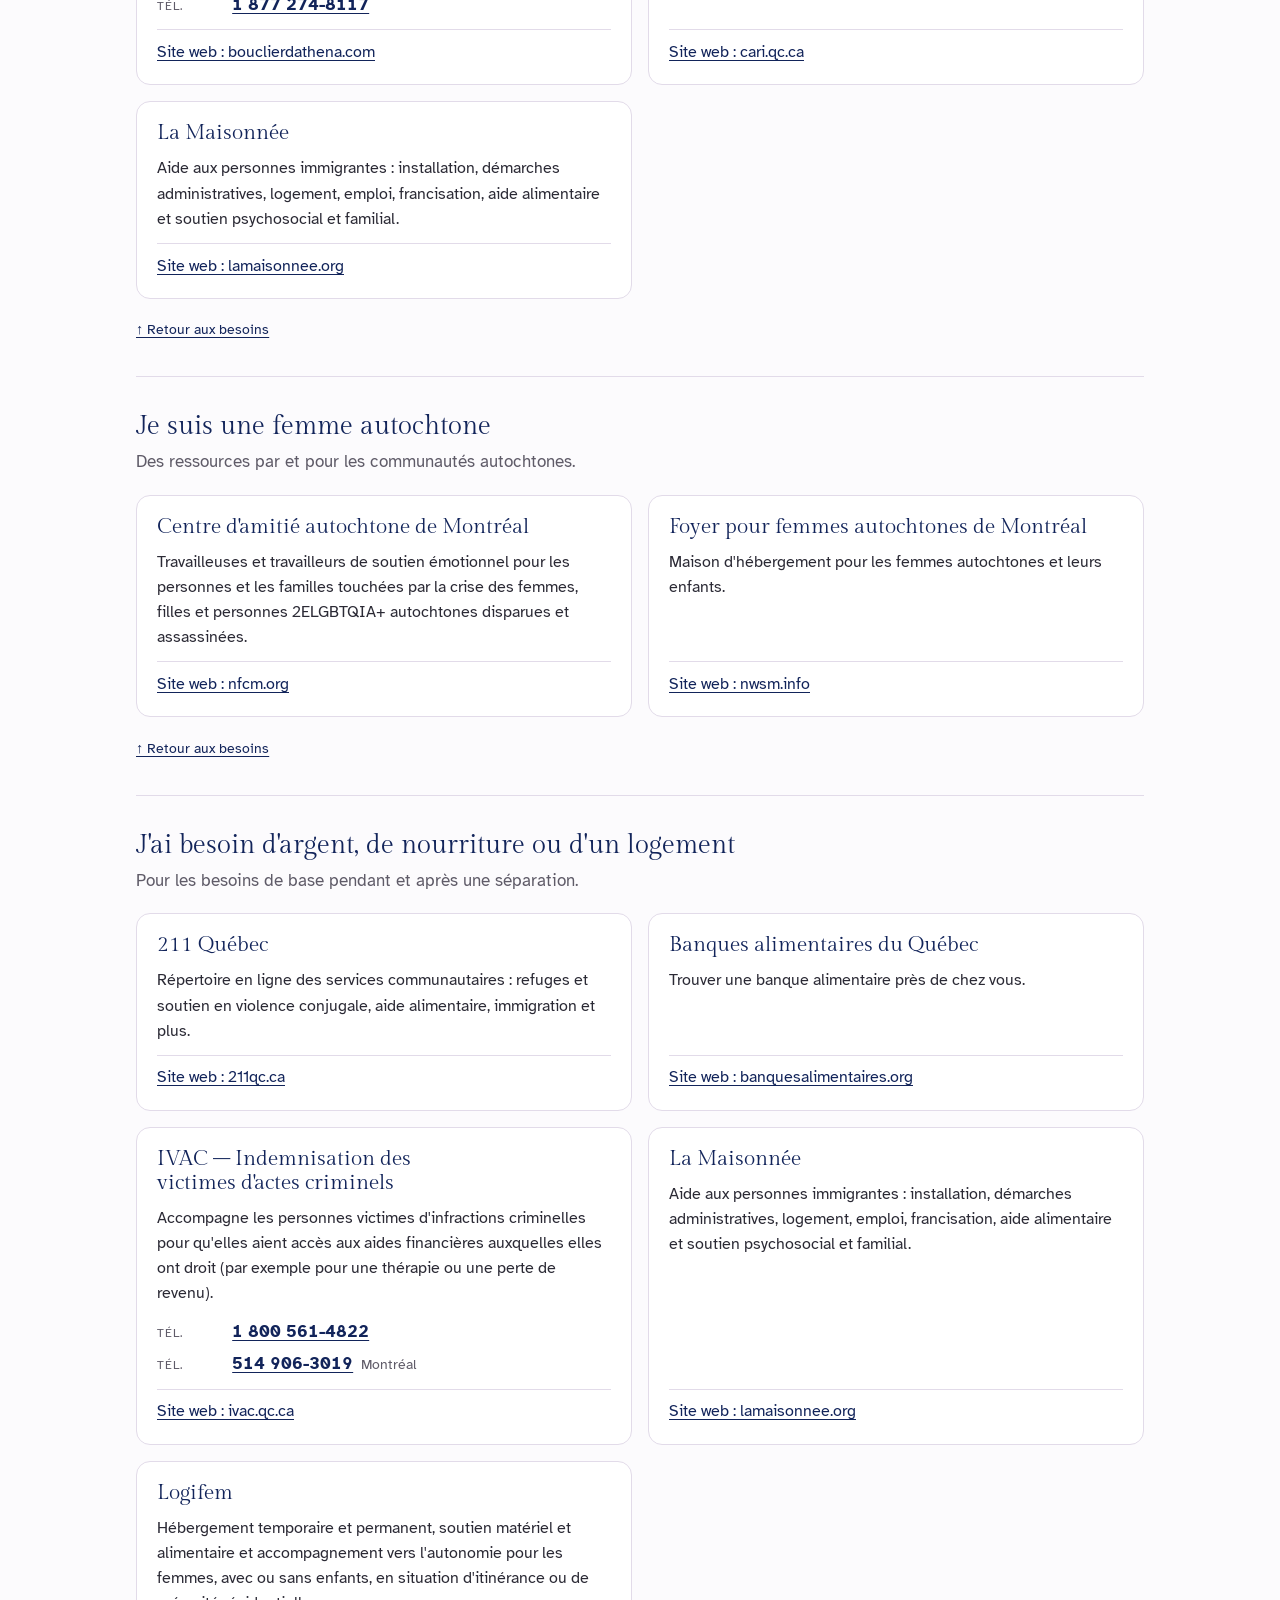
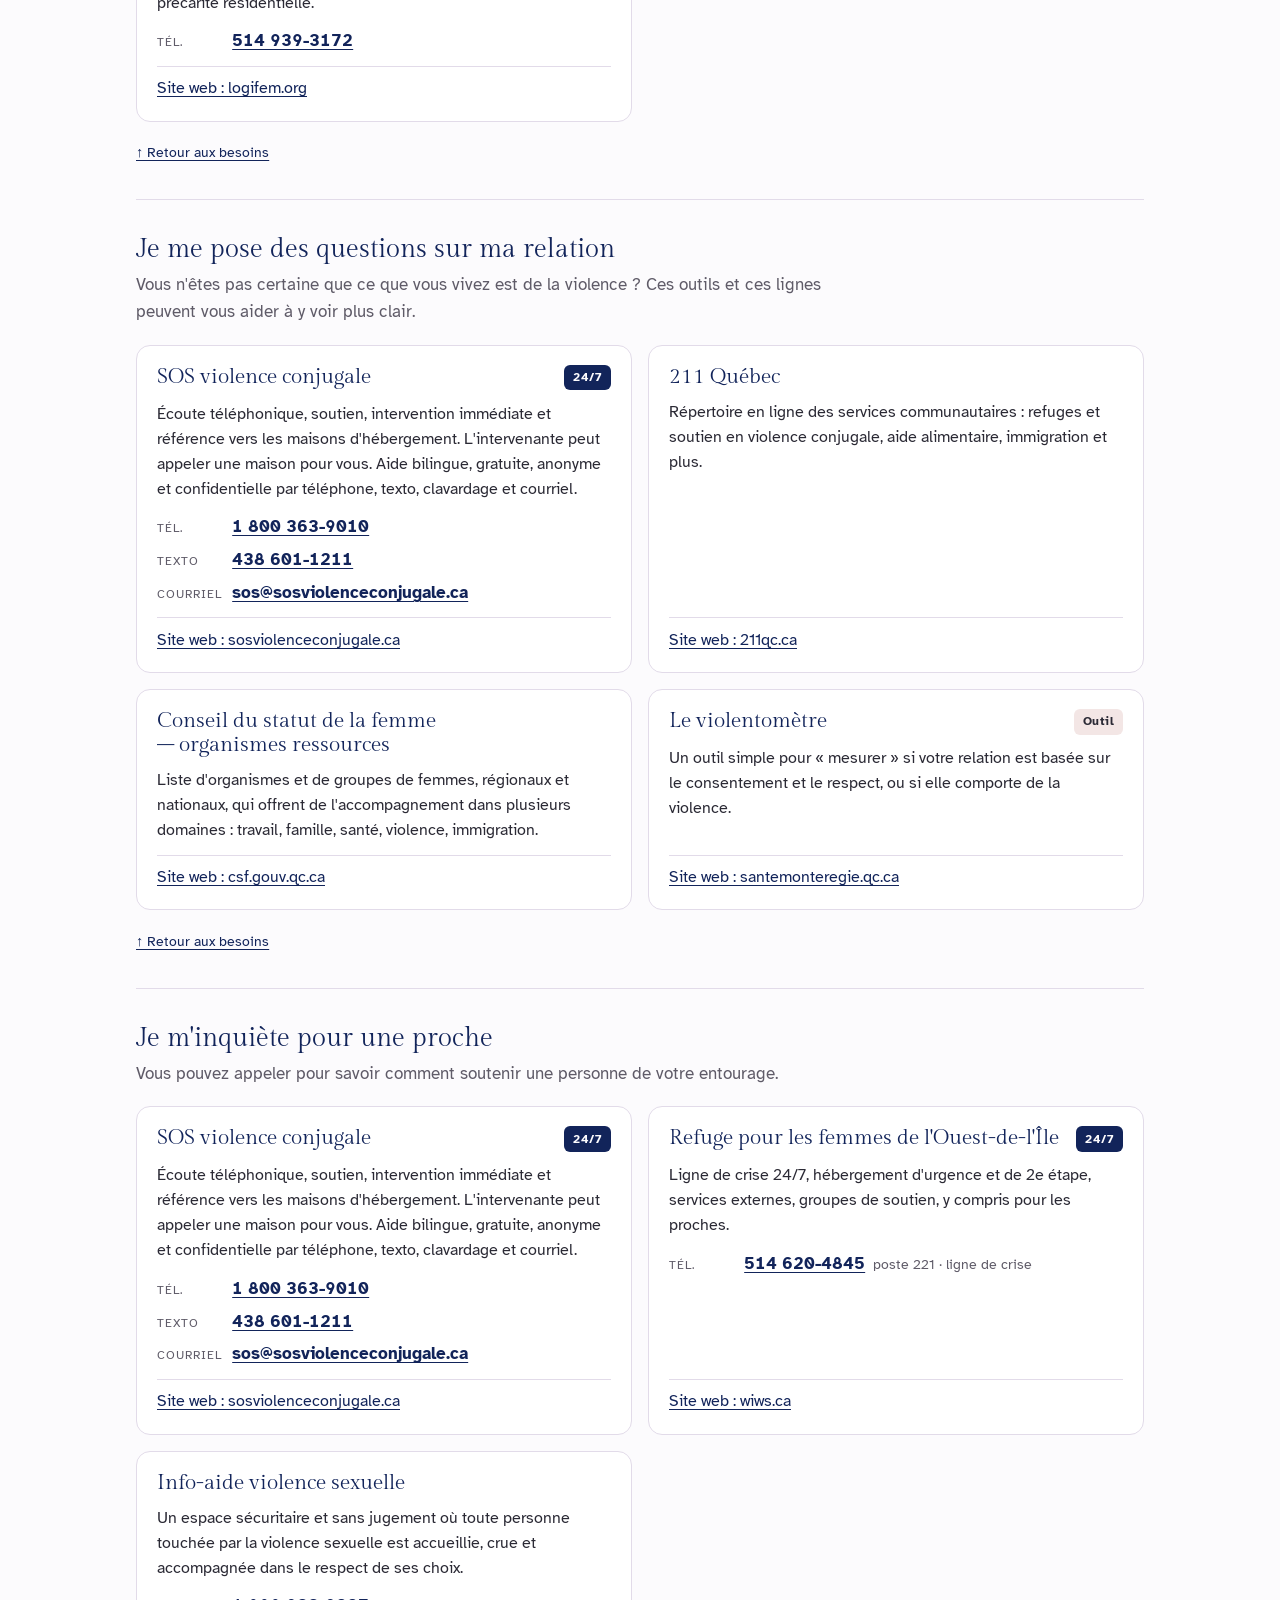
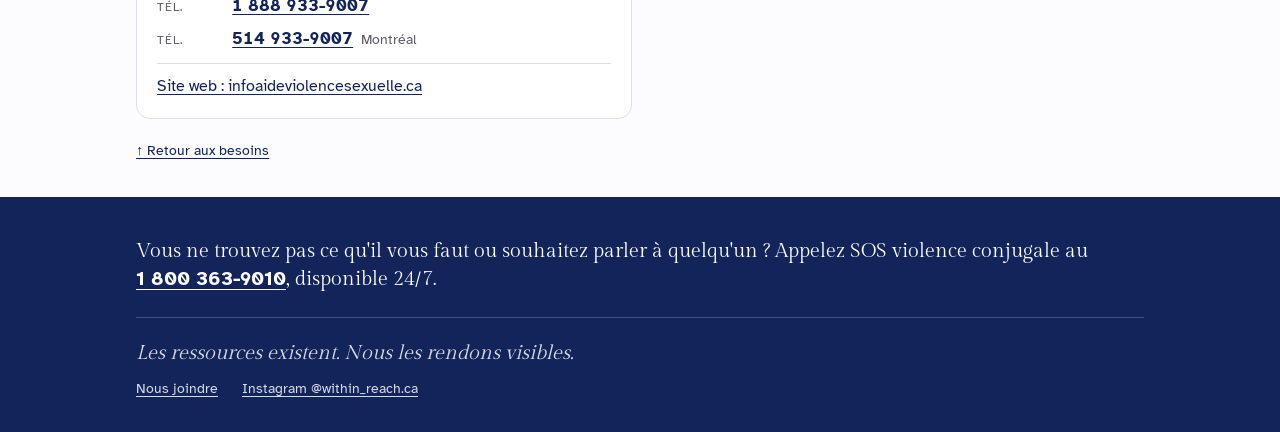
<file: ressources.html>
<!DOCTYPE html>
<html lang="fr">
<head>
<meta charset="utf-8">
<meta name="viewport" content="width=device-width, initial-scale=1, viewport-fit=cover">
<title>Trouver une ressource · À portée de main</title>
<meta name="description" content="Les ressources existent. Nous les rendons visibles.">
<meta name="referrer" content="no-referrer">
<link rel="icon" href="img/favicon.png" type="image/png">
<link rel="apple-touch-icon" href="img/apple-touch-icon.png">
<link rel="alternate" hreflang="en" href="en/ressources.html">
<link rel="preconnect" href="https://fonts.googleapis.com"><link rel="preconnect" href="https://fonts.gstatic.com" crossorigin><link rel="stylesheet" href="https://fonts.googleapis.com/css2?family=Atkinson+Hyperlegible:ital,wght@0,400;0,700;1,400&family=Gilda+Display&display=swap">
<link rel="stylesheet" href="style.css">
<script data-goatcounter="https://aporteedemain.goatcounter.com/count" async src="https://gc.zgo.at/count.js"></script>
</head>
<body>
<a class="skip" href="#contenu">Aller au contenu</a>
<div class="safety" role="region" aria-label="Effacer l&#x27;historique / Quitter rapidement">
  <div class="wrap">
    <p class="safety__911"><span class="safety__label">Urgence : </span><a href="tel:911" data-goatcounter-click="tel-911-barre">911</a> <span class="safety__label">(danger immédiat)</span></p>
    <details class="history">
      <summary>Effacer l&#x27;historique</summary>
      <div class="history__panel">
        <h2>Effacer l&#x27;historique de navigation</h2>
        <dl><div data-os="android"><dt>Android <span class="mine-tag">Pour votre appareil</span></dt><dd><b>Chrome :</b> appuyez sur <b>⋮</b> → <b>Supprimer les données de navigation</b> (ou ⋮ → Historique).<br><b>Samsung Internet :</b> <b>☰</b> → <b>Paramètres</b> → <b>Données de navigation personnelles</b> → <b>Supprimer les données de navigation</b>.</dd></div><div data-os="ios"><dt>iPhone ou iPad <span class="mine-tag">Pour votre appareil</span></dt><dd><b>Safari :</b> ouvrez <b>Réglages</b> → <b>Safari</b> (ou Réglages → Apps → Safari) → <b>Effacer historique et données de site</b>.<br><b>Chrome :</b> appuyez sur <b>…</b> → <b>Supprimer les données de navigation</b>.</dd></div><div data-os="windows"><dt>Ordinateur Windows <span class="mine-tag">Pour votre appareil</span></dt><dd><b>Chrome, Edge, Firefox :</b> appuyez sur <kbd>Ctrl</kbd> + <kbd>Maj</kbd> + <kbd>Suppr</kbd>.</dd></div><div data-os="mac"><dt>Mac <span class="mine-tag">Pour votre appareil</span></dt><dd><b>Chrome, Edge, Firefox :</b> appuyez sur <kbd>⌘</kbd> + <kbd>Maj</kbd> + <kbd>Suppr</kbd>.<br><b>Safari :</b> menu <b>Historique</b> → <b>Effacer l'historique</b>.</dd></div></dl>
        <button type="button" class="hist-toggle" data-more="Voir les autres appareils" data-less="Voir seulement mon appareil">Voir les autres appareils</button>
        <p class="tip">Si effacer tout l&#x27;historique risque d&#x27;attirer l&#x27;attention, supprimez seulement les pages de ce site. La navigation privée n&#x27;enregistre pas l&#x27;historique.</p>
      </div>
    </details>
    <a class="exit" href="https://www.google.com/" rel="noreferrer" onclick="try{if(window.goatcounter&&goatcounter.count)goatcounter.count({path:'quitter-rapidement',title:'Quitter rapidement',event:true})}catch(e){}window.location.replace('https://www.google.com/');return false;">Quitter<span class="exit__long"> rapidement</span> ✕</a>
  </div>
</div>
<header class="site-header">
  <div class="wrap">
    <a class="brand" href="index.html"><img src="img/lotus.png" alt="" width="52" height="40"><span class="brand__name">À portée de main<small>Within Reach</small></span></a>
    <a class="lang-quick" href="en/ressources.html" data-goatcounter-click="langue-en" hreflang="en" lang="en" aria-label="English">EN</a>
    <input type="checkbox" id="menu-toggle" class="menu-toggle visually-hidden">
    <label for="menu-toggle" class="menu-btn">Menu</label>
    <nav class="nav" aria-label="Menu"><a href="index.html">Accueil</a><a href="ressources.html" aria-current="page">Trouver une ressource</a><a href="comprendre.html">Comprendre les ressources</a><a href="a-propos.html">À propos</a><a class="lang" href="en/ressources.html" data-goatcounter-click="langue-en" hreflang="en" lang="en">English</a></nav>
  </div>
</header>
<main id="contenu">
<section class="section" style="padding-bottom:1.5rem">
  <div class="wrap section__head" style="margin-bottom:0">
    <p class="eyebrow">Trouver une ressource</p>
    <h1>Par besoin</h1>
    <p class="lead prose">Les ressources ne sont pas toutes les mêmes. Trouvez le type de soutien qui correspond à votre situation.</p>
    <nav class="subnav" aria-label="Trouver une ressource"><a href="ressources.html" aria-current="page">Par besoin</a><a href="regions.html">Par région</a><a href="repertoire.html">Répertoire complet</a><a href="comprendre.html">Comprendre les ressources</a></nav>
  </div>
</section>
<section class="section section--tint" id="besoins" style="padding-block:2rem">
  <div class="wrap"><h2 class="visually-hidden">Choisissez un besoin</h2><ul class="tiles"><li><a class="tile" href="#ecoute" data-goatcounter-click="besoin-ecoute">Je veux parler à quelqu&#x27;un</a></li><li><a class="tile" href="#hebergement" data-goatcounter-click="besoin-hebergement">Je cherche un hébergement</a></li><li><a class="tile" href="#psy" data-goatcounter-click="besoin-psy">J&#x27;ai besoin de soutien psychologique</a></li><li><a class="tile" href="#juridique" data-goatcounter-click="besoin-juridique">J&#x27;ai besoin d&#x27;aide juridique</a></li><li><a class="tile" href="#sexuelle" data-goatcounter-click="besoin-sexuelle">Je vis de la violence sexuelle</a></li><li><a class="tile" href="#enfants" data-goatcounter-click="besoin-enfants">Je m&#x27;inquiète pour mes enfants</a></li><li><a class="tile" href="#immigration" data-goatcounter-click="besoin-immigration">Je suis immigrante ou mon statut est précaire</a></li><li><a class="tile" href="#autochtone" data-goatcounter-click="besoin-autochtone">Je suis une femme autochtone</a></li><li><a class="tile" href="#base" data-goatcounter-click="besoin-base">J&#x27;ai besoin d&#x27;argent, de nourriture ou d&#x27;un logement</a></li><li><a class="tile" href="#relation" data-goatcounter-click="besoin-relation">Je me pose des questions sur ma relation</a></li><li><a class="tile" href="#proche" data-goatcounter-click="besoin-proche">Je m&#x27;inquiète pour une proche</a></li><li><a class="tile tile--quiet" href="comprendre.html"><span>Je ne sais pas par où commencer<small>Ce que fait chaque type de ressource</small></span></a></li></ul></div>
</section>
<div class="wrap"><section class="group" id="ecoute" aria-labelledby="h-ecoute">
  <div class="group__head"><h2 id="h-ecoute">Je veux parler à quelqu&#x27;un</h2><p class="muted">Des lignes d&#x27;écoute gratuites et confidentielles. Vous pouvez appeler simplement pour parler, poser des questions ou être orientée.</p></div>
  <ul class="cards"><li><article class="card" id="r-sos">
  <div class="card__top"><h3>SOS violence conjugale</h3><span class="badge">24/7</span></div>
  <p>Écoute téléphonique, soutien, intervention immédiate et référence vers les maisons d&#x27;hébergement. L&#x27;intervenante peut appeler une maison pour vous. Aide bilingue, gratuite, anonyme et confidentielle par téléphone, texto, clavardage et courriel.</p>
  <ul class="contacts"><li><span class="k">Tél.</span><a href="tel:18003639010" data-goatcounter-click="tel-sos">1 800 363-9010</a></li><li><span class="k">Texto</span><a href="sms:4386011211" data-goatcounter-click="texto-sos">438 601-1211</a></li><li><span class="k">Courriel</span><a href="mailto:sos@sosviolenceconjugale.ca" data-goatcounter-click="courriel-sos">sos@sosviolenceconjugale.ca</a></li></ul>
  <p class="card__site"><a href="https://sosviolenceconjugale.ca/fr" data-goatcounter-click="site-sos" target="_blank" rel="noopener noreferrer">Site web : sosviolenceconjugale.ca</a></p>
</article></li><li><article class="card" id="r-dauphinelle">
  <div class="card__top"><h3>La Dauphinelle</h3><span class="badge">24/7</span></div>
  <p>Hébergement d&#x27;urgence et transitoire, suivi post-hébergement et services externes d&#x27;écoute et de consultation pour les femmes et enfants.</p>
  <ul class="contacts"><li><span class="k">Tél.</span><a href="tel:5145987779" data-goatcounter-click="tel-dauphinelle">514 598-7779</a></li></ul>
  <p class="card__site"><a href="https://ladauphinelle.org/" data-goatcounter-click="site-dauphinelle" target="_blank" rel="noopener noreferrer">Site web : ladauphinelle.org</a></p>
</article></li><li><article class="card" id="r-wiws">
  <div class="card__top"><h3>Refuge pour les femmes de l&#x27;Ouest-de-l&#x27;Île</h3><span class="badge">24/7</span></div>
  <p>Ligne de crise 24/7, hébergement d&#x27;urgence et de 2e étape, services externes, groupes de soutien, y compris pour les proches.</p>
  <ul class="contacts"><li><span class="k">Tél.</span><a href="tel:5146204845" data-goatcounter-click="tel-wiws">514 620-4845</a> <span class="x">poste 221 · ligne de crise</span></li></ul>
  <p class="card__site"><a href="https://wiws.ca/" data-goatcounter-click="site-wiws" target="_blank" rel="noopener noreferrer">Site web : wiws.ca</a></p>
</article></li><li><article class="card" id="r-cavac">
  <div class="card__top"><h3>CAVAC – Centre d&#x27;aide aux victimes d&#x27;actes criminels</h3></div>
  <p>Accompagnement, intervention post-traumatique et psychosociale, information sur le processus judiciaire et groupes de soutien. Il n&#x27;est pas nécessaire de porter plainte pour recevoir de l&#x27;aide.</p>
  <ul class="contacts"><li><span class="k">Tél.</span><a href="tel:18665322822" data-goatcounter-click="tel-cavac">1 866 532-2822</a></li></ul>
  <p class="card__site"><a href="https://cavac.qc.ca/" data-goatcounter-click="site-cavac" target="_blank" rel="noopener noreferrer">Site web : cavac.qc.ca</a></p>
</article></li><li><article class="card" id="r-nfcm">
  <div class="card__top"><h3>Centre d&#x27;amitié autochtone de Montréal</h3></div>
  <p>Travailleuses et travailleurs de soutien émotionnel pour les personnes et les familles touchées par la crise des femmes, filles et personnes 2ELGBTQIA+ autochtones disparues et assassinées.</p>
  
  <p class="card__site"><a href="https://www.nfcm.org/en/" data-goatcounter-click="site-nfcm" target="_blank" rel="noopener noreferrer">Site web : nfcm.org</a></p>
</article></li><li><article class="card" id="r-infoaide">
  <div class="card__top"><h3>Info-aide violence sexuelle</h3></div>
  <p>Un espace sécuritaire et sans jugement où toute personne touchée par la violence sexuelle est accueillie, crue et accompagnée dans le respect de ses choix.</p>
  <ul class="contacts"><li><span class="k">Tél.</span><a href="tel:18889339007" data-goatcounter-click="tel-infoaide">1 888 933-9007</a></li><li><span class="k">Tél.</span><a href="tel:5149339007" data-goatcounter-click="tel-infoaide">514 933-9007</a> <span class="x">Montréal</span></li></ul>
  <p class="card__site"><a href="https://infoaideviolencesexuelle.ca/" data-goatcounter-click="site-infoaide" target="_blank" rel="noopener noreferrer">Site web : infoaideviolencesexuelle.ca</a></p>
</article></li></ul>
  <a class="back" href="#besoins">↑ Retour aux besoins</a>
</section><section class="group" id="hebergement" aria-labelledby="h-hebergement">
  <div class="group__head"><h2 id="h-hebergement">Je cherche un hébergement</h2><p class="muted">Les maisons d&#x27;hébergement accueillent les femmes, avec ou sans enfants, gratuitement. SOS violence conjugale peut vérifier les places disponibles pour vous.</p></div>
  <ul class="cards"><li><article class="card" id="r-sos">
  <div class="card__top"><h3>SOS violence conjugale</h3><span class="badge">24/7</span></div>
  <p>Écoute téléphonique, soutien, intervention immédiate et référence vers les maisons d&#x27;hébergement. L&#x27;intervenante peut appeler une maison pour vous. Aide bilingue, gratuite, anonyme et confidentielle par téléphone, texto, clavardage et courriel.</p>
  <ul class="contacts"><li><span class="k">Tél.</span><a href="tel:18003639010" data-goatcounter-click="tel-sos">1 800 363-9010</a></li><li><span class="k">Texto</span><a href="sms:4386011211" data-goatcounter-click="texto-sos">438 601-1211</a></li><li><span class="k">Courriel</span><a href="mailto:sos@sosviolenceconjugale.ca" data-goatcounter-click="courriel-sos">sos@sosviolenceconjugale.ca</a></li></ul>
  <p class="card__site"><a href="https://sosviolenceconjugale.ca/fr" data-goatcounter-click="site-sos" target="_blank" rel="noopener noreferrer">Site web : sosviolenceconjugale.ca</a></p>
</article></li><li><article class="card" id="r-shalom">
  <div class="card__top"><h3>Auberge Shalom pour femmes</h3><span class="badge">24/7</span></div>
  <p>Hébergement sécuritaire 24/7, intervention de crise, soutien psychosocial, services pour les enfants, accompagnement juridique et social. Services adaptés notamment à la communauté juive.</p>
  
  <p class="card__site"><a href="https://fr.aubergeshalom.org/" data-goatcounter-click="site-shalom" target="_blank" rel="noopener noreferrer">Site web : fr.aubergeshalom.org</a></p>
</article></li><li><article class="card" id="r-aubergetransition">
  <div class="card__top"><h3>Auberge Transition</h3><span class="badge">24/7</span></div>
  <p>Hébergement sécuritaire, soutien psychosocial, information, références et suivi pour les femmes et enfants victimes de violence conjugale.</p>
  <ul class="contacts"><li><span class="k">Tél.</span><a href="tel:5144810495" data-goatcounter-click="tel-aubergetransition">514 481-0495</a></li></ul>
  <p class="card__site"><a href="https://www.aubergetransition.org/" data-goatcounter-click="site-aubergetransition" target="_blank" rel="noopener noreferrer">Site web : aubergetransition.org</a></p>
</article></li><li><article class="card" id="r-escale">
  <div class="card__top"><h3>L&#x27;Escale pour Elle</h3><span class="badge">24/7</span></div>
  <p>Hébergement et accompagnement des femmes et enfants victimes de violence conjugale, pour leur sécurité et leur reprise d&#x27;autonomie.</p>
  <ul class="contacts"><li><span class="k">Tél.</span><a href="tel:5144934004" data-goatcounter-click="tel-escale">514 493-4004</a></li></ul>
  <p class="card__site"><a href="https://www.lescalepourelle.ca/" data-goatcounter-click="site-escale" target="_blank" rel="noopener noreferrer">Site web : lescalepourelle.ca</a></p>
</article></li><li><article class="card" id="r-dauphinelle">
  <div class="card__top"><h3>La Dauphinelle</h3><span class="badge">24/7</span></div>
  <p>Hébergement d&#x27;urgence et transitoire, suivi post-hébergement et services externes d&#x27;écoute et de consultation pour les femmes et enfants.</p>
  <ul class="contacts"><li><span class="k">Tél.</span><a href="tel:5145987779" data-goatcounter-click="tel-dauphinelle">514 598-7779</a></li></ul>
  <p class="card__site"><a href="https://ladauphinelle.org/" data-goatcounter-click="site-dauphinelle" target="_blank" rel="noopener noreferrer">Site web : ladauphinelle.org</a></p>
</article></li><li><article class="card" id="r-flora">
  <div class="card__top"><h3>Maison Flora Tristan</h3><span class="badge">24/7</span></div>
  <p>Hébergement de 1re et 2e étape, services externes et suivi après l&#x27;hébergement. Accueille particulièrement les femmes de différentes communautés culturelles.</p>
  <ul class="contacts"><li><span class="k">Tél.</span><a href="tel:5149393463" data-goatcounter-click="tel-flora">514 939-3463</a></li></ul>
  <p class="card__site"><a href="https://maisonfloratristan.com/" data-goatcounter-click="site-flora" target="_blank" rel="noopener noreferrer">Site web : maisonfloratristan.com</a></p>
</article></li><li><article class="card" id="r-secours">
  <div class="card__top"><h3>Maison secours aux femmes</h3><span class="badge">24/7</span></div>
  <p>Hébergement sécuritaire, accompagnement psychosocial, administratif, juridique et en immigration, services pour les enfants et suivi après l&#x27;hébergement.</p>
  <ul class="contacts"><li><span class="k">Tél.</span><a href="tel:5145936353" data-goatcounter-click="tel-secours">514 593-6353</a></li></ul>
  <p class="card__site"><a href="https://www.maisonsecoursauxfemmes.org/" data-goatcounter-click="site-secours" target="_blank" rel="noopener noreferrer">Site web : maisonsecoursauxfemmes.org</a></p>
</article></li><li><article class="card" id="r-multifemmes">
  <div class="card__top"><h3>Multi-Femmes</h3><span class="badge">24/7</span></div>
  <p>Hébergement gratuit, sécuritaire et confidentiel, 24 h sur 24, et soutien pour les femmes victimes de violence conjugale et leurs enfants.</p>
  <ul class="contacts"><li><span class="k">Tél.</span><a href="tel:5145231095" data-goatcounter-click="tel-multifemmes">514 523-1095</a></li></ul>
  <p class="card__site"><a href="https://multifemmes.com/" data-goatcounter-click="site-multifemmes" target="_blank" rel="noopener noreferrer">Site web : multifemmes.com</a></p>
</article></li><li><article class="card" id="r-wiws">
  <div class="card__top"><h3>Refuge pour les femmes de l&#x27;Ouest-de-l&#x27;Île</h3><span class="badge">24/7</span></div>
  <p>Ligne de crise 24/7, hébergement d&#x27;urgence et de 2e étape, services externes, groupes de soutien, y compris pour les proches.</p>
  <ul class="contacts"><li><span class="k">Tél.</span><a href="tel:5146204845" data-goatcounter-click="tel-wiws">514 620-4845</a> <span class="x">poste 221 · ligne de crise</span></li></ul>
  <p class="card__site"><a href="https://wiws.ca/" data-goatcounter-click="site-wiws" target="_blank" rel="noopener noreferrer">Site web : wiws.ca</a></p>
</article></li><li><article class="card" id="r-bouclier">
  <div class="card__top"><h3>Bouclier d&#x27;Athéna – Services familiaux</h3></div>
  <p>Pour les femmes en situation d&#x27;immigration précaire ou allophones : hébergement d&#x27;urgence, hébergement de 2e étape à Laval, interprétation culturelle et linguistique, soutien juridique multilingue. Bureaux à Montréal et à Laval.</p>
  <ul class="contacts"><li><span class="k">Tél.</span><a href="tel:5142748117" data-goatcounter-click="tel-bouclier">514 274-8117</a></li><li><span class="k">Tél.</span><a href="tel:18772748117" data-goatcounter-click="tel-bouclier">1 877 274-8117</a></li></ul>
  <p class="card__site"><a href="https://bouclierdathena.com/" data-goatcounter-click="site-bouclier" target="_blank" rel="noopener noreferrer">Site web : bouclierdathena.com</a></p>
</article></li><li><article class="card" id="r-foyer">
  <div class="card__top"><h3>Foyer pour femmes autochtones de Montréal</h3></div>
  <p>Maison d&#x27;hébergement pour les femmes autochtones et leurs enfants.</p>
  
  <p class="card__site"><a href="https://www.nwsm.info/" data-goatcounter-click="site-foyer" target="_blank" rel="noopener noreferrer">Site web : nwsm.info</a></p>
</article></li><li><article class="card" id="r-fmhf">
  <div class="card__top"><h3>Fédération des maisons d&#x27;hébergement pour femmes</h3></div>
  <p>Carte des maisons d&#x27;hébergement de 1re et 2e étape selon votre territoire. Les maisons se contactent directement.</p><p class="note">La Fédération ne peut pas vous trouver de place elle-même : utilisez la carte ou appelez SOS violence conjugale.</p>
  <ul class="contacts"><li><span class="k">Tél.</span><a href="tel:5148789757" data-goatcounter-click="tel-fmhf">514 878-9757</a></li></ul>
  <p class="card__site"><a href="https://fmhf.ca/" data-goatcounter-click="site-fmhf" target="_blank" rel="noopener noreferrer">Site web : fmhf.ca</a></p>
</article></li><li><article class="card" id="r-interval">
  <div class="card__top"><h3>Inter-Val 1175</h3></div>
  <p>Hébergement d&#x27;urgence, soutien psychosocial et services externes pour les femmes et enfants victimes de violence conjugale ou familiale.</p>
  
  <p class="card__site"><a href="https://www.inter-val.ca/fr" data-goatcounter-click="site-interval" target="_blank" rel="noopener noreferrer">Site web : inter-val.ca</a></p>
</article></li><li><article class="card" id="r-logifem">
  <div class="card__top"><h3>Logifem</h3></div>
  <p>Hébergement temporaire et permanent, soutien matériel et alimentaire et accompagnement vers l&#x27;autonomie pour les femmes, avec ou sans enfants, en situation d&#x27;itinérance ou de précarité résidentielle.</p>
  <ul class="contacts"><li><span class="k">Tél.</span><a href="tel:5149393172" data-goatcounter-click="tel-logifem">514 939-3172</a></li></ul>
  <p class="card__site"><a href="https://logifem.org/" data-goatcounter-click="site-logifem" target="_blank" rel="noopener noreferrer">Site web : logifem.org</a></p>
</article></li><li><article class="card" id="r-rmfvvc">
  <div class="card__top"><h3>Regroupement des maisons pour femmes victimes de violence conjugale</h3></div>
  <p>Trouver une maison d&#x27;hébergement membre du Regroupement, partout au Québec.</p>
  
  <p class="card__site"><a href="https://maisons-femmes.qc.ca/" data-goatcounter-click="site-rmfvvc" target="_blank" rel="noopener noreferrer">Site web : maisons-femmes.qc.ca</a></p>
</article></li></ul>
  <a class="back" href="#besoins">↑ Retour aux besoins</a>
</section><section class="group" id="psy" aria-labelledby="h-psy">
  <div class="group__head"><h2 id="h-psy">J&#x27;ai besoin de soutien psychologique</h2><p class="muted">Rencontres individuelles, groupes de soutien et services externes : plusieurs maisons offrent de l&#x27;aide sans que vous ayez à y habiter.</p></div>
  <ul class="cards"><li><article class="card" id="r-dauphinelle">
  <div class="card__top"><h3>La Dauphinelle</h3><span class="badge">24/7</span></div>
  <p>Hébergement d&#x27;urgence et transitoire, suivi post-hébergement et services externes d&#x27;écoute et de consultation pour les femmes et enfants.</p>
  <ul class="contacts"><li><span class="k">Tél.</span><a href="tel:5145987779" data-goatcounter-click="tel-dauphinelle">514 598-7779</a></li></ul>
  <p class="card__site"><a href="https://ladauphinelle.org/" data-goatcounter-click="site-dauphinelle" target="_blank" rel="noopener noreferrer">Site web : ladauphinelle.org</a></p>
</article></li><li><article class="card" id="r-flora">
  <div class="card__top"><h3>Maison Flora Tristan</h3><span class="badge">24/7</span></div>
  <p>Hébergement de 1re et 2e étape, services externes et suivi après l&#x27;hébergement. Accueille particulièrement les femmes de différentes communautés culturelles.</p>
  <ul class="contacts"><li><span class="k">Tél.</span><a href="tel:5149393463" data-goatcounter-click="tel-flora">514 939-3463</a></li></ul>
  <p class="card__site"><a href="https://maisonfloratristan.com/" data-goatcounter-click="site-flora" target="_blank" rel="noopener noreferrer">Site web : maisonfloratristan.com</a></p>
</article></li><li><article class="card" id="r-wiws">
  <div class="card__top"><h3>Refuge pour les femmes de l&#x27;Ouest-de-l&#x27;Île</h3><span class="badge">24/7</span></div>
  <p>Ligne de crise 24/7, hébergement d&#x27;urgence et de 2e étape, services externes, groupes de soutien, y compris pour les proches.</p>
  <ul class="contacts"><li><span class="k">Tél.</span><a href="tel:5146204845" data-goatcounter-click="tel-wiws">514 620-4845</a> <span class="x">poste 221 · ligne de crise</span></li></ul>
  <p class="card__site"><a href="https://wiws.ca/" data-goatcounter-click="site-wiws" target="_blank" rel="noopener noreferrer">Site web : wiws.ca</a></p>
</article></li><li><article class="card" id="r-bouclier">
  <div class="card__top"><h3>Bouclier d&#x27;Athéna – Services familiaux</h3></div>
  <p>Pour les femmes en situation d&#x27;immigration précaire ou allophones : hébergement d&#x27;urgence, hébergement de 2e étape à Laval, interprétation culturelle et linguistique, soutien juridique multilingue. Bureaux à Montréal et à Laval.</p>
  <ul class="contacts"><li><span class="k">Tél.</span><a href="tel:5142748117" data-goatcounter-click="tel-bouclier">514 274-8117</a></li><li><span class="k">Tél.</span><a href="tel:18772748117" data-goatcounter-click="tel-bouclier">1 877 274-8117</a></li></ul>
  <p class="card__site"><a href="https://bouclierdathena.com/" data-goatcounter-click="site-bouclier" target="_blank" rel="noopener noreferrer">Site web : bouclierdathena.com</a></p>
</article></li><li><article class="card" id="r-cari">
  <div class="card__top"><h3>CARI St-Laurent</h3></div>
  <p>Accompagnement psychosocial des femmes immigrantes victimes de violence et aide dans les démarches d&#x27;intégration, d&#x27;immigration et d&#x27;accès aux services.</p>
  
  <p class="card__site"><a href="https://www.cari.qc.ca/" data-goatcounter-click="site-cari" target="_blank" rel="noopener noreferrer">Site web : cari.qc.ca</a></p>
</article></li><li><article class="card" id="r-cavac">
  <div class="card__top"><h3>CAVAC – Centre d&#x27;aide aux victimes d&#x27;actes criminels</h3></div>
  <p>Accompagnement, intervention post-traumatique et psychosociale, information sur le processus judiciaire et groupes de soutien. Il n&#x27;est pas nécessaire de porter plainte pour recevoir de l&#x27;aide.</p>
  <ul class="contacts"><li><span class="k">Tél.</span><a href="tel:18665322822" data-goatcounter-click="tel-cavac">1 866 532-2822</a></li></ul>
  <p class="card__site"><a href="https://cavac.qc.ca/" data-goatcounter-click="site-cavac" target="_blank" rel="noopener noreferrer">Site web : cavac.qc.ca</a></p>
</article></li><li><article class="card" id="r-nfcm">
  <div class="card__top"><h3>Centre d&#x27;amitié autochtone de Montréal</h3></div>
  <p>Travailleuses et travailleurs de soutien émotionnel pour les personnes et les familles touchées par la crise des femmes, filles et personnes 2ELGBTQIA+ autochtones disparues et assassinées.</p>
  
  <p class="card__site"><a href="https://www.nfcm.org/en/" data-goatcounter-click="site-nfcm" target="_blank" rel="noopener noreferrer">Site web : nfcm.org</a></p>
</article></li><li><article class="card" id="r-cfm">
  <div class="card__top"><h3>Centre des femmes de Montréal</h3></div>
  <p>Organisme créé par des femmes, pour des femmes : services professionnels, éducatifs, de conseil et d&#x27;orientation.</p>
  
  <p class="card__site"><a href="https://centredesfemmesdemtl.org/" data-goatcounter-click="site-cfm" target="_blank" rel="noopener noreferrer">Site web : centredesfemmesdemtl.org</a></p>
</article></li><li><article class="card" id="r-maisonnee">
  <div class="card__top"><h3>La Maisonnée</h3></div>
  <p>Aide aux personnes immigrantes : installation, démarches administratives, logement, emploi, francisation, aide alimentaire et soutien psychosocial et familial.</p>
  
  <p class="card__site"><a href="https://lamaisonnee.org/fr/" data-goatcounter-click="site-maisonnee" target="_blank" rel="noopener noreferrer">Site web : lamaisonnee.org</a></p>
</article></li><li><article class="card" id="r-ydesfemmes">
  <div class="card__top"><h3>Y des femmes de Montréal</h3></div>
  <p>Groupe de soutien pour les femmes ayant vécu de la violence conjugale.</p>
  
  <p class="card__site"><a href="https://www.ydesfemmesmtl.org/groupe-de-soutien-pour-femmes-victimes-de-violence-conjugale/" data-goatcounter-click="site-ydesfemmes" target="_blank" rel="noopener noreferrer">Site web : ydesfemmesmtl.org</a></p>
</article></li></ul>
  <a class="back" href="#besoins">↑ Retour aux besoins</a>
</section><section class="group" id="juridique" aria-labelledby="h-juridique">
  <div class="group__head"><h2 id="h-juridique">J&#x27;ai besoin d&#x27;aide juridique</h2><p class="muted">De l&#x27;information et des conseils gratuits sur vos droits. Vous n&#x27;avez pas besoin de porter plainte pour les consulter.</p></div>
  <ul class="cards"><li><article class="card" id="r-shalom">
  <div class="card__top"><h3>Auberge Shalom pour femmes</h3><span class="badge">24/7</span></div>
  <p>Hébergement sécuritaire 24/7, intervention de crise, soutien psychosocial, services pour les enfants, accompagnement juridique et social. Services adaptés notamment à la communauté juive.</p>
  
  <p class="card__site"><a href="https://fr.aubergeshalom.org/" data-goatcounter-click="site-shalom" target="_blank" rel="noopener noreferrer">Site web : fr.aubergeshalom.org</a></p>
</article></li><li><article class="card" id="r-bouclier">
  <div class="card__top"><h3>Bouclier d&#x27;Athéna – Services familiaux</h3></div>
  <p>Pour les femmes en situation d&#x27;immigration précaire ou allophones : hébergement d&#x27;urgence, hébergement de 2e étape à Laval, interprétation culturelle et linguistique, soutien juridique multilingue. Bureaux à Montréal et à Laval.</p>
  <ul class="contacts"><li><span class="k">Tél.</span><a href="tel:5142748117" data-goatcounter-click="tel-bouclier">514 274-8117</a></li><li><span class="k">Tél.</span><a href="tel:18772748117" data-goatcounter-click="tel-bouclier">1 877 274-8117</a></li></ul>
  <p class="card__site"><a href="https://bouclierdathena.com/" data-goatcounter-click="site-bouclier" target="_blank" rel="noopener noreferrer">Site web : bouclierdathena.com</a></p>
</article></li><li><article class="card" id="r-cavac">
  <div class="card__top"><h3>CAVAC – Centre d&#x27;aide aux victimes d&#x27;actes criminels</h3></div>
  <p>Accompagnement, intervention post-traumatique et psychosociale, information sur le processus judiciaire et groupes de soutien. Il n&#x27;est pas nécessaire de porter plainte pour recevoir de l&#x27;aide.</p>
  <ul class="contacts"><li><span class="k">Tél.</span><a href="tel:18665322822" data-goatcounter-click="tel-cavac">1 866 532-2822</a></li></ul>
  <p class="card__site"><a href="https://cavac.qc.ca/" data-goatcounter-click="site-cavac" target="_blank" rel="noopener noreferrer">Site web : cavac.qc.ca</a></p>
</article></li><li><article class="card" id="r-ivac">
  <div class="card__top"><h3>IVAC – Indemnisation des victimes d&#x27;actes criminels</h3></div>
  <p>Accompagne les personnes victimes d&#x27;infractions criminelles pour qu&#x27;elles aient accès aux aides financières auxquelles elles ont droit (par exemple pour une thérapie ou une perte de revenu).</p>
  <ul class="contacts"><li><span class="k">Tél.</span><a href="tel:18005614822" data-goatcounter-click="tel-ivac">1 800 561-4822</a></li><li><span class="k">Tél.</span><a href="tel:5149063019" data-goatcounter-click="tel-ivac">514 906-3019</a> <span class="x">Montréal</span></li></ul>
  <p class="card__site"><a href="https://www.ivac.qc.ca/Pages/faire-demande-de-qualification.aspx" data-goatcounter-click="site-ivac" target="_blank" rel="noopener noreferrer">Site web : ivac.qc.ca</a></p>
</article></li><li><article class="card" id="r-dpcp">
  <div class="card__top"><h3>Ligne info DPCP – violence conjugale et sexuelle</h3></div>
  <p>Pour comprendre le processus criminel avant même de décider de faire une dénonciation.</p>
  <ul class="contacts"><li><span class="k">Tél.</span><a href="tel:18775473727" data-goatcounter-click="tel-dpcp">1 877 547-3727</a></li></ul>
  <p class="card__site"><a href="https://www.quebec.ca/gouvernement/ministeres-organismes/directeur-poursuites-criminelles-penales/coordonnees-structure" data-goatcounter-click="site-dpcp" target="_blank" rel="noopener noreferrer">Site web : quebec.ca</a></p>
</article></li><li><article class="card" id="r-rebatir">
  <div class="card__top"><h3>Rebâtir</h3></div>
  <p>Consultation juridique gratuite pour les personnes victimes de violence conjugale ou sexuelle, pour comprendre leurs droits et leurs démarches.</p>
  <ul class="contacts"><li><span class="k">Tél.</span><a href="tel:18337322847" data-goatcounter-click="tel-rebatir">1 833 732-2847</a></li></ul>
  <p class="card__site"><a href="https://rebatir.ca/" data-goatcounter-click="site-rebatir" target="_blank" rel="noopener noreferrer">Site web : rebatir.ca</a></p>
</article></li></ul>
  <a class="back" href="#besoins">↑ Retour aux besoins</a>
</section><section class="group" id="sexuelle" aria-labelledby="h-sexuelle">
  <div class="group__head"><h2 id="h-sexuelle">Je vis de la violence sexuelle</h2><p class="muted">Vous serez accueillie et crue, quelle que soit la situation et même si elle remonte à longtemps.</p></div>
  <ul class="cards"><li><article class="card" id="r-cavac">
  <div class="card__top"><h3>CAVAC – Centre d&#x27;aide aux victimes d&#x27;actes criminels</h3></div>
  <p>Accompagnement, intervention post-traumatique et psychosociale, information sur le processus judiciaire et groupes de soutien. Il n&#x27;est pas nécessaire de porter plainte pour recevoir de l&#x27;aide.</p>
  <ul class="contacts"><li><span class="k">Tél.</span><a href="tel:18665322822" data-goatcounter-click="tel-cavac">1 866 532-2822</a></li></ul>
  <p class="card__site"><a href="https://cavac.qc.ca/" data-goatcounter-click="site-cavac" target="_blank" rel="noopener noreferrer">Site web : cavac.qc.ca</a></p>
</article></li><li><article class="card" id="r-infoaide">
  <div class="card__top"><h3>Info-aide violence sexuelle</h3></div>
  <p>Un espace sécuritaire et sans jugement où toute personne touchée par la violence sexuelle est accueillie, crue et accompagnée dans le respect de ses choix.</p>
  <ul class="contacts"><li><span class="k">Tél.</span><a href="tel:18889339007" data-goatcounter-click="tel-infoaide">1 888 933-9007</a></li><li><span class="k">Tél.</span><a href="tel:5149339007" data-goatcounter-click="tel-infoaide">514 933-9007</a> <span class="x">Montréal</span></li></ul>
  <p class="card__site"><a href="https://infoaideviolencesexuelle.ca/" data-goatcounter-click="site-infoaide" target="_blank" rel="noopener noreferrer">Site web : infoaideviolencesexuelle.ca</a></p>
</article></li><li><article class="card" id="r-lasortie">
  <div class="card__top"><h3>La Sortie</h3></div>
  <p>Aide et accompagnement pour les femmes ayant vécu de l&#x27;exploitation sexuelle.</p>
  <ul class="contacts"><li><span class="k">Tél.</span><a href="tel:5149237255" data-goatcounter-click="tel-lasortie">514 923-7255</a></li></ul>
  <p class="card__site"><a href="https://lasortie.org/" data-goatcounter-click="site-lasortie" target="_blank" rel="noopener noreferrer">Site web : lasortie.org</a></p>
</article></li><li><article class="card" id="r-dpcp">
  <div class="card__top"><h3>Ligne info DPCP – violence conjugale et sexuelle</h3></div>
  <p>Pour comprendre le processus criminel avant même de décider de faire une dénonciation.</p>
  <ul class="contacts"><li><span class="k">Tél.</span><a href="tel:18775473727" data-goatcounter-click="tel-dpcp">1 877 547-3727</a></li></ul>
  <p class="card__site"><a href="https://www.quebec.ca/gouvernement/ministeres-organismes/directeur-poursuites-criminelles-penales/coordonnees-structure" data-goatcounter-click="site-dpcp" target="_blank" rel="noopener noreferrer">Site web : quebec.ca</a></p>
</article></li><li><article class="card" id="r-rebatir">
  <div class="card__top"><h3>Rebâtir</h3></div>
  <p>Consultation juridique gratuite pour les personnes victimes de violence conjugale ou sexuelle, pour comprendre leurs droits et leurs démarches.</p>
  <ul class="contacts"><li><span class="k">Tél.</span><a href="tel:18337322847" data-goatcounter-click="tel-rebatir">1 833 732-2847</a></li></ul>
  <p class="card__site"><a href="https://rebatir.ca/" data-goatcounter-click="site-rebatir" target="_blank" rel="noopener noreferrer">Site web : rebatir.ca</a></p>
</article></li></ul>
  <a class="back" href="#besoins">↑ Retour aux besoins</a>
</section><section class="group" id="enfants" aria-labelledby="h-enfants">
  <div class="group__head"><h2 id="h-enfants">Je m&#x27;inquiète pour mes enfants</h2><p class="muted">Les maisons d&#x27;hébergement accueillent aussi les enfants et plusieurs offrent des services pour eux.</p></div>
  <ul class="cards"><li><article class="card" id="r-shalom">
  <div class="card__top"><h3>Auberge Shalom pour femmes</h3><span class="badge">24/7</span></div>
  <p>Hébergement sécuritaire 24/7, intervention de crise, soutien psychosocial, services pour les enfants, accompagnement juridique et social. Services adaptés notamment à la communauté juive.</p>
  
  <p class="card__site"><a href="https://fr.aubergeshalom.org/" data-goatcounter-click="site-shalom" target="_blank" rel="noopener noreferrer">Site web : fr.aubergeshalom.org</a></p>
</article></li><li><article class="card" id="r-secours">
  <div class="card__top"><h3>Maison secours aux femmes</h3><span class="badge">24/7</span></div>
  <p>Hébergement sécuritaire, accompagnement psychosocial, administratif, juridique et en immigration, services pour les enfants et suivi après l&#x27;hébergement.</p>
  <ul class="contacts"><li><span class="k">Tél.</span><a href="tel:5145936353" data-goatcounter-click="tel-secours">514 593-6353</a></li></ul>
  <p class="card__site"><a href="https://www.maisonsecoursauxfemmes.org/" data-goatcounter-click="site-secours" target="_blank" rel="noopener noreferrer">Site web : maisonsecoursauxfemmes.org</a></p>
</article></li><li><article class="card" id="r-multifemmes">
  <div class="card__top"><h3>Multi-Femmes</h3><span class="badge">24/7</span></div>
  <p>Hébergement gratuit, sécuritaire et confidentiel, 24 h sur 24, et soutien pour les femmes victimes de violence conjugale et leurs enfants.</p>
  <ul class="contacts"><li><span class="k">Tél.</span><a href="tel:5145231095" data-goatcounter-click="tel-multifemmes">514 523-1095</a></li></ul>
  <p class="card__site"><a href="https://multifemmes.com/" data-goatcounter-click="site-multifemmes" target="_blank" rel="noopener noreferrer">Site web : multifemmes.com</a></p>
</article></li><li><article class="card" id="r-wiws">
  <div class="card__top"><h3>Refuge pour les femmes de l&#x27;Ouest-de-l&#x27;Île</h3><span class="badge">24/7</span></div>
  <p>Ligne de crise 24/7, hébergement d&#x27;urgence et de 2e étape, services externes, groupes de soutien, y compris pour les proches.</p>
  <ul class="contacts"><li><span class="k">Tél.</span><a href="tel:5146204845" data-goatcounter-click="tel-wiws">514 620-4845</a> <span class="x">poste 221 · ligne de crise</span></li></ul>
  <p class="card__site"><a href="https://wiws.ca/" data-goatcounter-click="site-wiws" target="_blank" rel="noopener noreferrer">Site web : wiws.ca</a></p>
</article></li><li><article class="card" id="r-espace">
  <div class="card__top"><h3>ESPACE</h3></div>
  <p>Réseau d&#x27;organismes communautaires en prévention de la violence auprès des enfants de 3 à 12 ans et des adultes de leur entourage.</p>
  <ul class="contacts"><li><span class="k">Tél.</span><a href="tel:4186677070" data-goatcounter-click="tel-espace">418 667-7070</a></li></ul>
  <p class="card__site"><a href="https://espacesansviolence.org/" data-goatcounter-click="site-espace" target="_blank" rel="noopener noreferrer">Site web : espacesansviolence.org</a></p>
</article></li><li><article class="card" id="r-interval">
  <div class="card__top"><h3>Inter-Val 1175</h3></div>
  <p>Hébergement d&#x27;urgence, soutien psychosocial et services externes pour les femmes et enfants victimes de violence conjugale ou familiale.</p>
  
  <p class="card__site"><a href="https://www.inter-val.ca/fr" data-goatcounter-click="site-interval" target="_blank" rel="noopener noreferrer">Site web : inter-val.ca</a></p>
</article></li></ul>
  <a class="back" href="#besoins">↑ Retour aux besoins</a>
</section><section class="group" id="immigration" aria-labelledby="h-immigration">
  <div class="group__head"><h2 id="h-immigration">Je suis immigrante ou mon statut est précaire</h2><p class="muted">Ces ressources offrent de l&#x27;aide adaptée, souvent en plusieurs langues. Votre statut ne vous empêche pas de recevoir de l&#x27;aide.</p></div>
  <ul class="cards"><li><article class="card" id="r-flora">
  <div class="card__top"><h3>Maison Flora Tristan</h3><span class="badge">24/7</span></div>
  <p>Hébergement de 1re et 2e étape, services externes et suivi après l&#x27;hébergement. Accueille particulièrement les femmes de différentes communautés culturelles.</p>
  <ul class="contacts"><li><span class="k">Tél.</span><a href="tel:5149393463" data-goatcounter-click="tel-flora">514 939-3463</a></li></ul>
  <p class="card__site"><a href="https://maisonfloratristan.com/" data-goatcounter-click="site-flora" target="_blank" rel="noopener noreferrer">Site web : maisonfloratristan.com</a></p>
</article></li><li><article class="card" id="r-secours">
  <div class="card__top"><h3>Maison secours aux femmes</h3><span class="badge">24/7</span></div>
  <p>Hébergement sécuritaire, accompagnement psychosocial, administratif, juridique et en immigration, services pour les enfants et suivi après l&#x27;hébergement.</p>
  <ul class="contacts"><li><span class="k">Tél.</span><a href="tel:5145936353" data-goatcounter-click="tel-secours">514 593-6353</a></li></ul>
  <p class="card__site"><a href="https://www.maisonsecoursauxfemmes.org/" data-goatcounter-click="site-secours" target="_blank" rel="noopener noreferrer">Site web : maisonsecoursauxfemmes.org</a></p>
</article></li><li><article class="card" id="r-bouclier">
  <div class="card__top"><h3>Bouclier d&#x27;Athéna – Services familiaux</h3></div>
  <p>Pour les femmes en situation d&#x27;immigration précaire ou allophones : hébergement d&#x27;urgence, hébergement de 2e étape à Laval, interprétation culturelle et linguistique, soutien juridique multilingue. Bureaux à Montréal et à Laval.</p>
  <ul class="contacts"><li><span class="k">Tél.</span><a href="tel:5142748117" data-goatcounter-click="tel-bouclier">514 274-8117</a></li><li><span class="k">Tél.</span><a href="tel:18772748117" data-goatcounter-click="tel-bouclier">1 877 274-8117</a></li></ul>
  <p class="card__site"><a href="https://bouclierdathena.com/" data-goatcounter-click="site-bouclier" target="_blank" rel="noopener noreferrer">Site web : bouclierdathena.com</a></p>
</article></li><li><article class="card" id="r-cari">
  <div class="card__top"><h3>CARI St-Laurent</h3></div>
  <p>Accompagnement psychosocial des femmes immigrantes victimes de violence et aide dans les démarches d&#x27;intégration, d&#x27;immigration et d&#x27;accès aux services.</p>
  
  <p class="card__site"><a href="https://www.cari.qc.ca/" data-goatcounter-click="site-cari" target="_blank" rel="noopener noreferrer">Site web : cari.qc.ca</a></p>
</article></li><li><article class="card" id="r-maisonnee">
  <div class="card__top"><h3>La Maisonnée</h3></div>
  <p>Aide aux personnes immigrantes : installation, démarches administratives, logement, emploi, francisation, aide alimentaire et soutien psychosocial et familial.</p>
  
  <p class="card__site"><a href="https://lamaisonnee.org/fr/" data-goatcounter-click="site-maisonnee" target="_blank" rel="noopener noreferrer">Site web : lamaisonnee.org</a></p>
</article></li></ul>
  <a class="back" href="#besoins">↑ Retour aux besoins</a>
</section><section class="group" id="autochtone" aria-labelledby="h-autochtone">
  <div class="group__head"><h2 id="h-autochtone">Je suis une femme autochtone</h2><p class="muted">Des ressources par et pour les communautés autochtones.</p></div>
  <ul class="cards"><li><article class="card" id="r-nfcm">
  <div class="card__top"><h3>Centre d&#x27;amitié autochtone de Montréal</h3></div>
  <p>Travailleuses et travailleurs de soutien émotionnel pour les personnes et les familles touchées par la crise des femmes, filles et personnes 2ELGBTQIA+ autochtones disparues et assassinées.</p>
  
  <p class="card__site"><a href="https://www.nfcm.org/en/" data-goatcounter-click="site-nfcm" target="_blank" rel="noopener noreferrer">Site web : nfcm.org</a></p>
</article></li><li><article class="card" id="r-foyer">
  <div class="card__top"><h3>Foyer pour femmes autochtones de Montréal</h3></div>
  <p>Maison d&#x27;hébergement pour les femmes autochtones et leurs enfants.</p>
  
  <p class="card__site"><a href="https://www.nwsm.info/" data-goatcounter-click="site-foyer" target="_blank" rel="noopener noreferrer">Site web : nwsm.info</a></p>
</article></li></ul>
  <a class="back" href="#besoins">↑ Retour aux besoins</a>
</section><section class="group" id="base" aria-labelledby="h-base">
  <div class="group__head"><h2 id="h-base">J&#x27;ai besoin d&#x27;argent, de nourriture ou d&#x27;un logement</h2><p class="muted">Pour les besoins de base pendant et après une séparation.</p></div>
  <ul class="cards"><li><article class="card" id="r-211">
  <div class="card__top"><h3>211 Québec</h3></div>
  <p>Répertoire en ligne des services communautaires : refuges et soutien en violence conjugale, aide alimentaire, immigration et plus.</p>
  
  <p class="card__site"><a href="https://www.211qc.ca/categories?category=Violence+et+maltraitance&amp;subcategory=Violence+conjugale+%3A+refuges+et+soutien" data-goatcounter-click="site-211" target="_blank" rel="noopener noreferrer">Site web : 211qc.ca</a></p>
</article></li><li><article class="card" id="r-banques">
  <div class="card__top"><h3>Banques alimentaires du Québec</h3></div>
  <p>Trouver une banque alimentaire près de chez vous.</p>
  
  <p class="card__site"><a href="https://banquesalimentaires.org/ou-trouver-de-laide-alimentaire/" data-goatcounter-click="site-banques" target="_blank" rel="noopener noreferrer">Site web : banquesalimentaires.org</a></p>
</article></li><li><article class="card" id="r-ivac">
  <div class="card__top"><h3>IVAC – Indemnisation des victimes d&#x27;actes criminels</h3></div>
  <p>Accompagne les personnes victimes d&#x27;infractions criminelles pour qu&#x27;elles aient accès aux aides financières auxquelles elles ont droit (par exemple pour une thérapie ou une perte de revenu).</p>
  <ul class="contacts"><li><span class="k">Tél.</span><a href="tel:18005614822" data-goatcounter-click="tel-ivac">1 800 561-4822</a></li><li><span class="k">Tél.</span><a href="tel:5149063019" data-goatcounter-click="tel-ivac">514 906-3019</a> <span class="x">Montréal</span></li></ul>
  <p class="card__site"><a href="https://www.ivac.qc.ca/Pages/faire-demande-de-qualification.aspx" data-goatcounter-click="site-ivac" target="_blank" rel="noopener noreferrer">Site web : ivac.qc.ca</a></p>
</article></li><li><article class="card" id="r-maisonnee">
  <div class="card__top"><h3>La Maisonnée</h3></div>
  <p>Aide aux personnes immigrantes : installation, démarches administratives, logement, emploi, francisation, aide alimentaire et soutien psychosocial et familial.</p>
  
  <p class="card__site"><a href="https://lamaisonnee.org/fr/" data-goatcounter-click="site-maisonnee" target="_blank" rel="noopener noreferrer">Site web : lamaisonnee.org</a></p>
</article></li><li><article class="card" id="r-logifem">
  <div class="card__top"><h3>Logifem</h3></div>
  <p>Hébergement temporaire et permanent, soutien matériel et alimentaire et accompagnement vers l&#x27;autonomie pour les femmes, avec ou sans enfants, en situation d&#x27;itinérance ou de précarité résidentielle.</p>
  <ul class="contacts"><li><span class="k">Tél.</span><a href="tel:5149393172" data-goatcounter-click="tel-logifem">514 939-3172</a></li></ul>
  <p class="card__site"><a href="https://logifem.org/" data-goatcounter-click="site-logifem" target="_blank" rel="noopener noreferrer">Site web : logifem.org</a></p>
</article></li></ul>
  <a class="back" href="#besoins">↑ Retour aux besoins</a>
</section><section class="group" id="relation" aria-labelledby="h-relation">
  <div class="group__head"><h2 id="h-relation">Je me pose des questions sur ma relation</h2><p class="muted">Vous n&#x27;êtes pas certaine que ce que vous vivez est de la violence ? Ces outils et ces lignes peuvent vous aider à y voir plus clair.</p></div>
  <ul class="cards"><li><article class="card" id="r-sos">
  <div class="card__top"><h3>SOS violence conjugale</h3><span class="badge">24/7</span></div>
  <p>Écoute téléphonique, soutien, intervention immédiate et référence vers les maisons d&#x27;hébergement. L&#x27;intervenante peut appeler une maison pour vous. Aide bilingue, gratuite, anonyme et confidentielle par téléphone, texto, clavardage et courriel.</p>
  <ul class="contacts"><li><span class="k">Tél.</span><a href="tel:18003639010" data-goatcounter-click="tel-sos">1 800 363-9010</a></li><li><span class="k">Texto</span><a href="sms:4386011211" data-goatcounter-click="texto-sos">438 601-1211</a></li><li><span class="k">Courriel</span><a href="mailto:sos@sosviolenceconjugale.ca" data-goatcounter-click="courriel-sos">sos@sosviolenceconjugale.ca</a></li></ul>
  <p class="card__site"><a href="https://sosviolenceconjugale.ca/fr" data-goatcounter-click="site-sos" target="_blank" rel="noopener noreferrer">Site web : sosviolenceconjugale.ca</a></p>
</article></li><li><article class="card" id="r-211">
  <div class="card__top"><h3>211 Québec</h3></div>
  <p>Répertoire en ligne des services communautaires : refuges et soutien en violence conjugale, aide alimentaire, immigration et plus.</p>
  
  <p class="card__site"><a href="https://www.211qc.ca/categories?category=Violence+et+maltraitance&amp;subcategory=Violence+conjugale+%3A+refuges+et+soutien" data-goatcounter-click="site-211" target="_blank" rel="noopener noreferrer">Site web : 211qc.ca</a></p>
</article></li><li><article class="card" id="r-csf">
  <div class="card__top"><h3>Conseil du statut de la femme – organismes ressources</h3></div>
  <p>Liste d&#x27;organismes et de groupes de femmes, régionaux et nationaux, qui offrent de l&#x27;accompagnement dans plusieurs domaines : travail, famille, santé, violence, immigration.</p>
  
  <p class="card__site"><a href="https://csf.gouv.qc.ca/ressources-externes/organismes-ressources/" data-goatcounter-click="site-csf" target="_blank" rel="noopener noreferrer">Site web : csf.gouv.qc.ca</a></p>
</article></li><li><article class="card" id="r-violentometre">
  <div class="card__top"><h3>Le violentomètre</h3><span class="badge badge--tool">Outil</span></div>
  <p>Un outil simple pour « mesurer » si votre relation est basée sur le consentement et le respect, ou si elle comporte de la violence.</p>
  
  <p class="card__site"><a href="https://santemonteregie.qc.ca/sites/default/files/2021/04/violentometre-maj-web2.pdf" data-goatcounter-click="site-violentometre" target="_blank" rel="noopener noreferrer">Site web : santemonteregie.qc.ca</a></p>
</article></li></ul>
  <a class="back" href="#besoins">↑ Retour aux besoins</a>
</section><section class="group" id="proche" aria-labelledby="h-proche">
  <div class="group__head"><h2 id="h-proche">Je m&#x27;inquiète pour une proche</h2><p class="muted">Vous pouvez appeler pour savoir comment soutenir une personne de votre entourage.</p></div>
  <ul class="cards"><li><article class="card" id="r-sos">
  <div class="card__top"><h3>SOS violence conjugale</h3><span class="badge">24/7</span></div>
  <p>Écoute téléphonique, soutien, intervention immédiate et référence vers les maisons d&#x27;hébergement. L&#x27;intervenante peut appeler une maison pour vous. Aide bilingue, gratuite, anonyme et confidentielle par téléphone, texto, clavardage et courriel.</p>
  <ul class="contacts"><li><span class="k">Tél.</span><a href="tel:18003639010" data-goatcounter-click="tel-sos">1 800 363-9010</a></li><li><span class="k">Texto</span><a href="sms:4386011211" data-goatcounter-click="texto-sos">438 601-1211</a></li><li><span class="k">Courriel</span><a href="mailto:sos@sosviolenceconjugale.ca" data-goatcounter-click="courriel-sos">sos@sosviolenceconjugale.ca</a></li></ul>
  <p class="card__site"><a href="https://sosviolenceconjugale.ca/fr" data-goatcounter-click="site-sos" target="_blank" rel="noopener noreferrer">Site web : sosviolenceconjugale.ca</a></p>
</article></li><li><article class="card" id="r-wiws">
  <div class="card__top"><h3>Refuge pour les femmes de l&#x27;Ouest-de-l&#x27;Île</h3><span class="badge">24/7</span></div>
  <p>Ligne de crise 24/7, hébergement d&#x27;urgence et de 2e étape, services externes, groupes de soutien, y compris pour les proches.</p>
  <ul class="contacts"><li><span class="k">Tél.</span><a href="tel:5146204845" data-goatcounter-click="tel-wiws">514 620-4845</a> <span class="x">poste 221 · ligne de crise</span></li></ul>
  <p class="card__site"><a href="https://wiws.ca/" data-goatcounter-click="site-wiws" target="_blank" rel="noopener noreferrer">Site web : wiws.ca</a></p>
</article></li><li><article class="card" id="r-infoaide">
  <div class="card__top"><h3>Info-aide violence sexuelle</h3></div>
  <p>Un espace sécuritaire et sans jugement où toute personne touchée par la violence sexuelle est accueillie, crue et accompagnée dans le respect de ses choix.</p>
  <ul class="contacts"><li><span class="k">Tél.</span><a href="tel:18889339007" data-goatcounter-click="tel-infoaide">1 888 933-9007</a></li><li><span class="k">Tél.</span><a href="tel:5149339007" data-goatcounter-click="tel-infoaide">514 933-9007</a> <span class="x">Montréal</span></li></ul>
  <p class="card__site"><a href="https://infoaideviolencesexuelle.ca/" data-goatcounter-click="site-infoaide" target="_blank" rel="noopener noreferrer">Site web : infoaideviolencesexuelle.ca</a></p>
</article></li></ul>
  <a class="back" href="#besoins">↑ Retour aux besoins</a>
</section></div>
</main>
<footer class="site-footer">
  <div class="wrap">
    <p class="footer-sos">Vous ne trouvez pas ce qu'il vous faut ou souhaitez parler à quelqu'un ? Appelez SOS violence conjugale au <a href="tel:18003639010" data-goatcounter-click="tel-sos-pied-de-page">1 800 363-9010</a>, disponible 24/7.</p>
    <div class="footer-meta">
      <span class="slogan">Les ressources existent. Nous les rendons visibles.</span>
      <a href="a-propos.html#contact">Nous joindre</a>
      <a href="https://www.instagram.com/within_reach.ca/" rel="noreferrer">Instagram @within_reach.ca</a>
    </div>
  </div>
</footer>
<script>
/* Anonymous count (GoatCounter, no cookies) when the history panel is opened. */
(function () {
  var d = document.querySelectorAll("details.history");
  for (var i = 0; i < d.length; i++) d[i].addEventListener("toggle", function () {
    if (this.open && window.goatcounter && goatcounter.count) goatcounter.count({ path: "effacer-historique-ouvert", title: "Effacer l'historique (ouvert)", event: true });
  });
})();
/* Show the history instructions for the visitor's device first. Without JavaScript, every device is listed. */
(function () {
  var ua = navigator.userAgent, os = null;
  if (/iPhone|iPad|iPod/.test(ua) || (/Macintosh/.test(ua) && navigator.maxTouchPoints > 1)) os = "ios";
  else if (/Android/.test(ua)) os = "android";
  else if (/Macintosh|Mac OS X/.test(ua)) os = "mac";
  else if (/Windows/.test(ua)) os = "windows";
  if (!os) return;
  var panels = document.querySelectorAll(".history__panel");
  for (var i = 0; i < panels.length; i++) {
    var p = panels[i], mine = p.querySelector('[data-os="' + os + '"]'), btn = p.querySelector(".hist-toggle");
    if (!mine || !btn) continue;
    mine.classList.add("is-mine");
    mine.parentNode.insertBefore(mine, mine.parentNode.firstChild);
    p.classList.add("has-mine");
    btn.addEventListener("click", function () {
      var panel = this.closest(".history__panel"), open = panel.classList.toggle("show-all");
      this.textContent = open ? this.getAttribute("data-less") : this.getAttribute("data-more");
    });
  }
})();
</script>
</body>
</html>
</file>
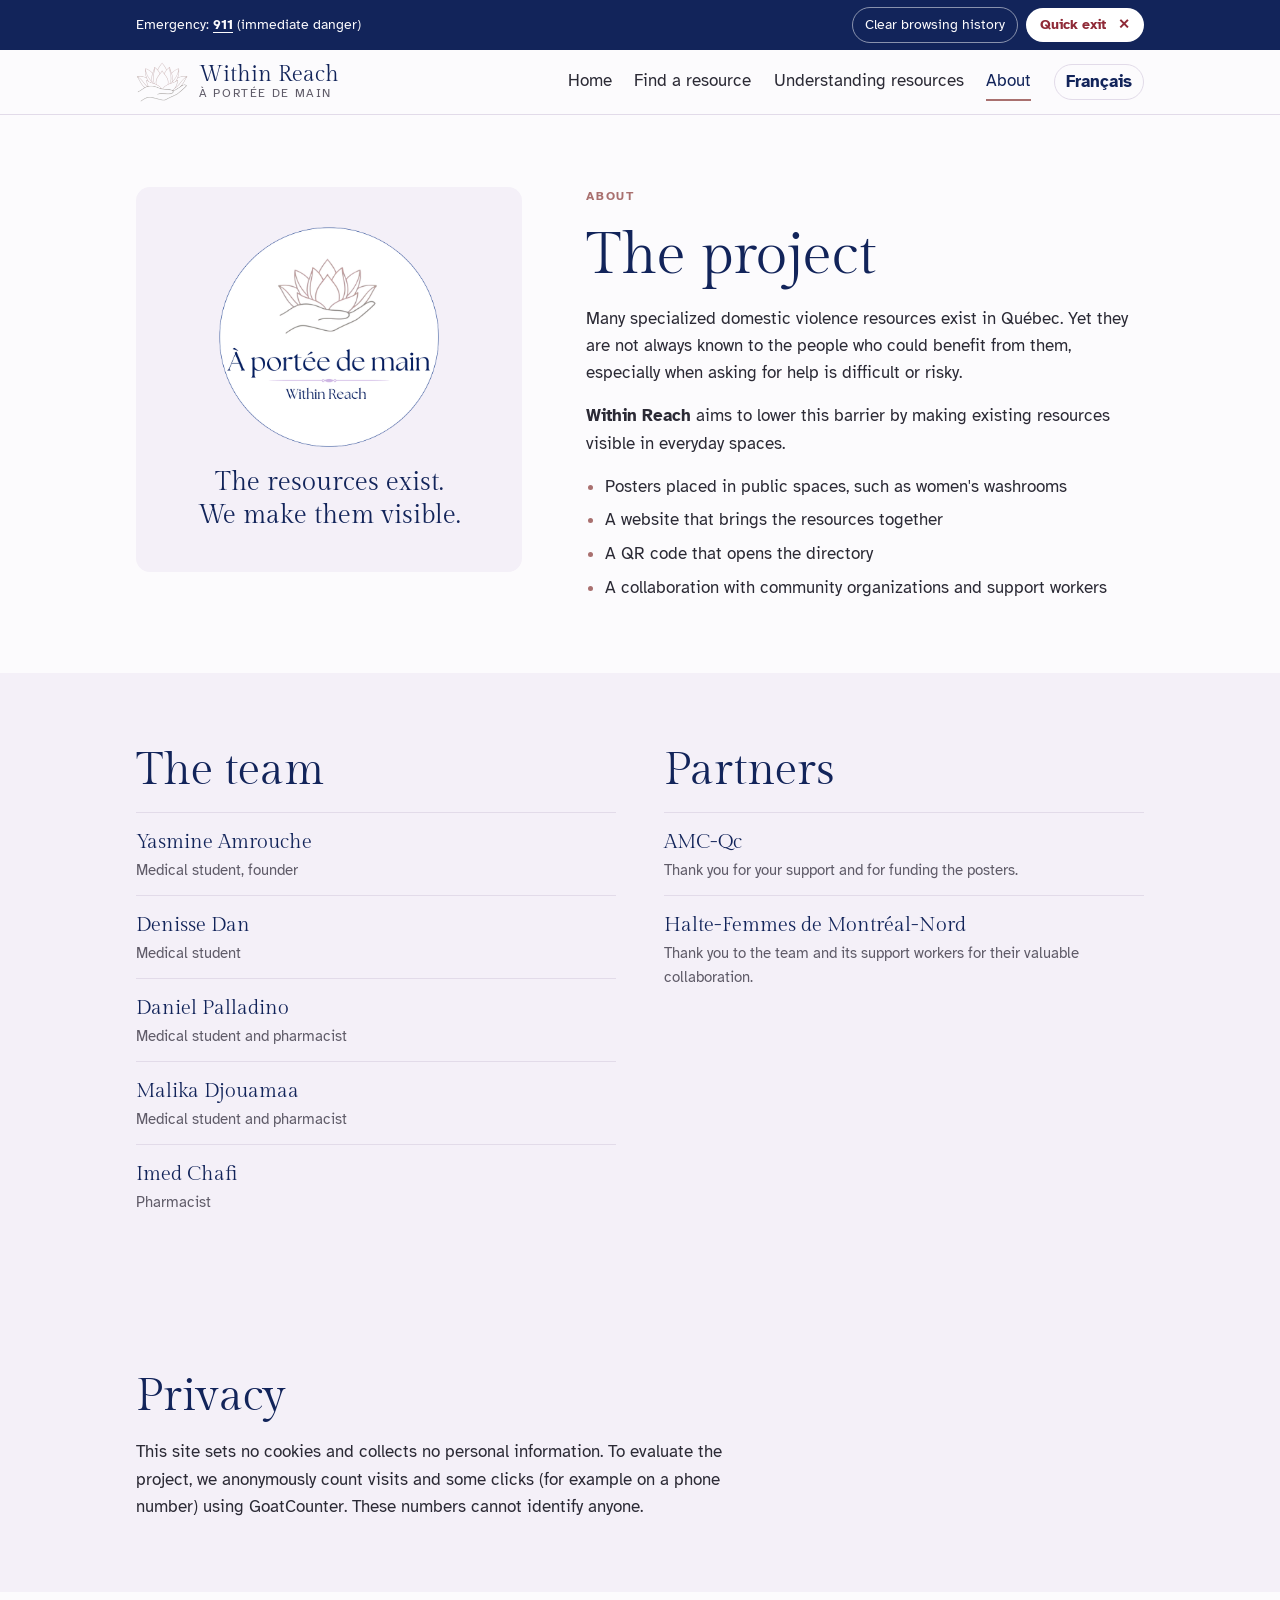
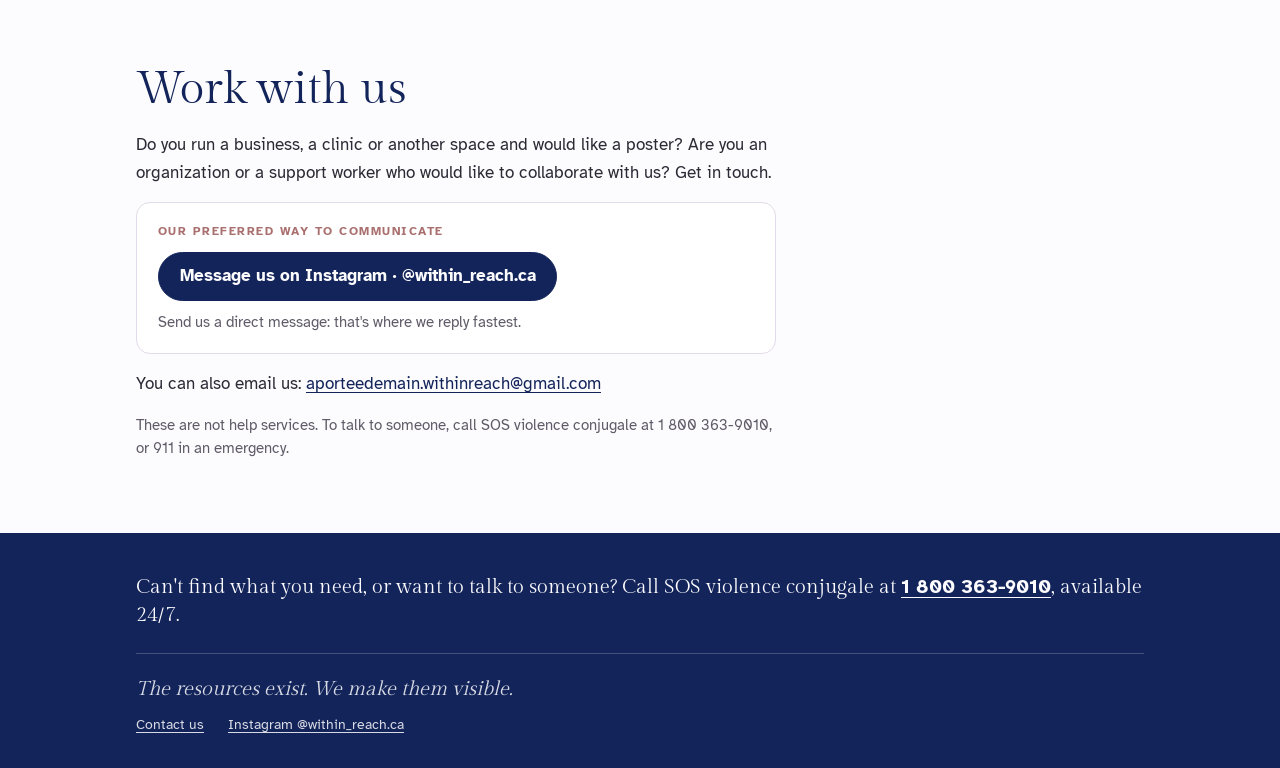
<file: en/a-propos.html>
<!DOCTYPE html>
<html lang="en">
<head>
<meta charset="utf-8">
<meta name="viewport" content="width=device-width, initial-scale=1, viewport-fit=cover">
<title>About · Within Reach</title>
<meta name="description" content="The resources exist. We make them visible.">
<meta name="referrer" content="no-referrer">
<link rel="icon" href="../img/favicon.png" type="image/png">
<link rel="apple-touch-icon" href="../img/apple-touch-icon.png">
<link rel="alternate" hreflang="fr" href="../a-propos.html">
<link rel="preconnect" href="https://fonts.googleapis.com"><link rel="preconnect" href="https://fonts.gstatic.com" crossorigin><link rel="stylesheet" href="https://fonts.googleapis.com/css2?family=Atkinson+Hyperlegible:ital,wght@0,400;0,700;1,400&family=Gilda+Display&display=swap">
<link rel="stylesheet" href="../style.css">
<script data-goatcounter="https://aporteedemain.goatcounter.com/count" async src="https://gc.zgo.at/count.js"></script>
</head>
<body>
<a class="skip" href="#contenu">Skip to content</a>
<div class="safety" role="region" aria-label="Clear browsing history / Quick exit">
  <div class="wrap">
    <p class="safety__911"><span class="safety__label">Emergency: </span><a href="tel:911" data-goatcounter-click="tel-911-barre">911</a> <span class="safety__label">(immediate danger)</span></p>
    <details class="history">
      <summary>Clear browsing history</summary>
      <div class="history__panel">
        <h2>Clear your browsing history</h2>
        <dl><div data-os="android"><dt>Android <span class="mine-tag">For your device</span></dt><dd><b>Chrome:</b> tap <b>⋮</b> → <b>Delete browsing data</b> (or ⋮ → History).<br><b>Samsung Internet:</b> <b>☰</b> → <b>Settings</b> → <b>Personal browsing data</b> → <b>Delete browsing data</b>.</dd></div><div data-os="ios"><dt>iPhone or iPad <span class="mine-tag">For your device</span></dt><dd><b>Safari:</b> open <b>Settings</b> → <b>Safari</b> (or Settings → Apps → Safari) → <b>Clear History and Website Data</b>.<br><b>Chrome:</b> tap <b>…</b> → <b>Delete browsing data</b>.</dd></div><div data-os="windows"><dt>Windows computer <span class="mine-tag">For your device</span></dt><dd><b>Chrome, Edge, Firefox:</b> press <kbd>Ctrl</kbd> + <kbd>Shift</kbd> + <kbd>Delete</kbd>.</dd></div><div data-os="mac"><dt>Mac <span class="mine-tag">For your device</span></dt><dd><b>Chrome, Edge, Firefox:</b> press <kbd>⌘</kbd> + <kbd>Shift</kbd> + <kbd>Delete</kbd>.<br><b>Safari:</b> <b>History</b> menu → <b>Clear History</b>.</dd></div></dl>
        <button type="button" class="hist-toggle" data-more="Show other devices" data-less="Show only my device">Show other devices</button>
        <p class="tip">If clearing all your history might draw attention, delete only the pages from this site. Private browsing does not save your history.</p>
      </div>
    </details>
    <a class="exit" href="https://www.google.com/" rel="noreferrer" onclick="try{if(window.goatcounter&&goatcounter.count)goatcounter.count({path:'quitter-rapidement',title:'Quitter rapidement',event:true})}catch(e){}window.location.replace('https://www.google.com/');return false;">Quick exit<span class="exit__long"> </span> ✕</a>
  </div>
</div>
<header class="site-header">
  <div class="wrap">
    <a class="brand" href="index.html"><img src="../img/lotus.png" alt="" width="52" height="40"><span class="brand__name">Within Reach<small>À portée de main</small></span></a>
    <a class="lang-quick" href="../a-propos.html" data-goatcounter-click="langue-fr" hreflang="fr" lang="fr" aria-label="Français">FR</a>
    <input type="checkbox" id="menu-toggle" class="menu-toggle visually-hidden">
    <label for="menu-toggle" class="menu-btn">Menu</label>
    <nav class="nav" aria-label="Menu"><a href="index.html">Home</a><a href="ressources.html">Find a resource</a><a href="comprendre.html">Understanding resources</a><a href="a-propos.html" aria-current="page">About</a><a class="lang" href="../a-propos.html" data-goatcounter-click="langue-fr" hreflang="fr" lang="fr">Français</a></nav>
  </div>
</header>
<main id="contenu">

<section class="section">
  <div class="wrap about-hero">
    <figure class="about-brand">
      <img class="about-brand__logo" src="../img/logo.png" alt="À portée de main – Within Reach logo: a hand holding a lotus flower" width="220" height="220">
      <figcaption class="about-brand__slogan">The resources exist.<br>We make them visible.</figcaption>
    </figure>
    <div class="stack prose">
      <p class="eyebrow">About</p>
      <h1>The project</h1>
      <p>Many specialized domestic violence resources exist in Québec. Yet they are not always known to the people who could benefit from them, especially when asking for help is difficult or risky.</p>
      <p><strong>Within Reach</strong> aims to lower this barrier by making existing resources visible in everyday spaces.</p>
      <ul class="bullets">
        <li>Posters placed in public spaces, such as women's washrooms</li>
        <li>A website that brings the resources together</li>
        <li>A QR code that opens the directory</li>
        <li>A collaboration with community organizations and support workers</li>
      </ul>
    </div>
  </div>
</section>
<section class="section section--tint">
  <div class="wrap two">
    <div class="stack"><h2>The team</h2><ul class="team"><li><strong>Yasmine Amrouche</strong><span>Medical student, founder</span></li><li><strong>Denisse Dan</strong><span>Medical student</span></li><li><strong>Daniel Palladino</strong><span>Medical student and pharmacist</span></li><li><strong>Malika Djouamaa</strong><span>Medical student and pharmacist</span></li><li><strong>Imed Chafi</strong><span>Pharmacist</span></li></ul></div>
    <div class="stack"><h2>Partners</h2>
      <ul class="team">
        <li><strong>AMC-Qc</strong><span>Thank you for your support and for funding the posters.</span></li>
        <li><strong>Halte-Femmes de Montréal-Nord</strong><span>Thank you to the team and its support workers for their valuable collaboration.</span></li>
      </ul>
    </div>
  </div>
</section>
<section class="section section--tint" id="confidentialite">
  <div class="wrap"><div class="stack prose">
    <h2>Privacy</h2>
    <p>This site sets no cookies and collects no personal information. To evaluate the project, we anonymously count visits and some clicks (for example on a phone number) using GoatCounter. These numbers cannot identify anyone.</p>
  </div></div>
</section>
<section class="section" id="contact">
  <div class="wrap"><div class="stack prose">
    <h2>Work with us</h2>
    <p>Do you run a business, a clinic or another space and would like a poster? Are you an organization or a support worker who would like to collaborate with us? Get in touch.</p>
    <div class="reach">
      <p class="reach__label">Our preferred way to communicate</p>
      <a class="btn btn--primary" href="https://www.instagram.com/within_reach.ca/" target="_blank" rel="noopener noreferrer">Message us on Instagram · @within_reach.ca</a>
      <p class="small muted">Send us a direct message: that's where we reply fastest.</p>
    </div>
    <p>You can also email us: <a href="mailto:aporteedemain.withinreach@gmail.com">aporteedemain.withinreach@gmail.com</a></p>
    <p class="small muted">These are not help services. To talk to someone, call SOS violence conjugale at 1 800 363-9010, or 911 in an emergency.</p>
  </div></div>
</section>
</main>
<footer class="site-footer">
  <div class="wrap">
    <p class="footer-sos">Can't find what you need, or want to talk to someone? Call SOS violence conjugale at <a href="tel:18003639010" data-goatcounter-click="tel-sos-pied-de-page">1 800 363-9010</a>, available 24/7.</p>
    <div class="footer-meta">
      <span class="slogan">The resources exist. We make them visible.</span>
      <a href="a-propos.html#contact">Contact us</a>
      <a href="https://www.instagram.com/within_reach.ca/" rel="noreferrer">Instagram @within_reach.ca</a>
    </div>
  </div>
</footer>
<script>
/* Anonymous count (GoatCounter, no cookies) when the history panel is opened. */
(function () {
  var d = document.querySelectorAll("details.history");
  for (var i = 0; i < d.length; i++) d[i].addEventListener("toggle", function () {
    if (this.open && window.goatcounter && goatcounter.count) goatcounter.count({ path: "effacer-historique-ouvert", title: "Effacer l'historique (ouvert)", event: true });
  });
})();
/* Show the history instructions for the visitor's device first. Without JavaScript, every device is listed. */
(function () {
  var ua = navigator.userAgent, os = null;
  if (/iPhone|iPad|iPod/.test(ua) || (/Macintosh/.test(ua) && navigator.maxTouchPoints > 1)) os = "ios";
  else if (/Android/.test(ua)) os = "android";
  else if (/Macintosh|Mac OS X/.test(ua)) os = "mac";
  else if (/Windows/.test(ua)) os = "windows";
  if (!os) return;
  var panels = document.querySelectorAll(".history__panel");
  for (var i = 0; i < panels.length; i++) {
    var p = panels[i], mine = p.querySelector('[data-os="' + os + '"]'), btn = p.querySelector(".hist-toggle");
    if (!mine || !btn) continue;
    mine.classList.add("is-mine");
    mine.parentNode.insertBefore(mine, mine.parentNode.firstChild);
    p.classList.add("has-mine");
    btn.addEventListener("click", function () {
      var panel = this.closest(".history__panel"), open = panel.classList.toggle("show-all");
      this.textContent = open ? this.getAttribute("data-less") : this.getAttribute("data-more");
    });
  }
})();
</script>
</body>
</html>
</file>
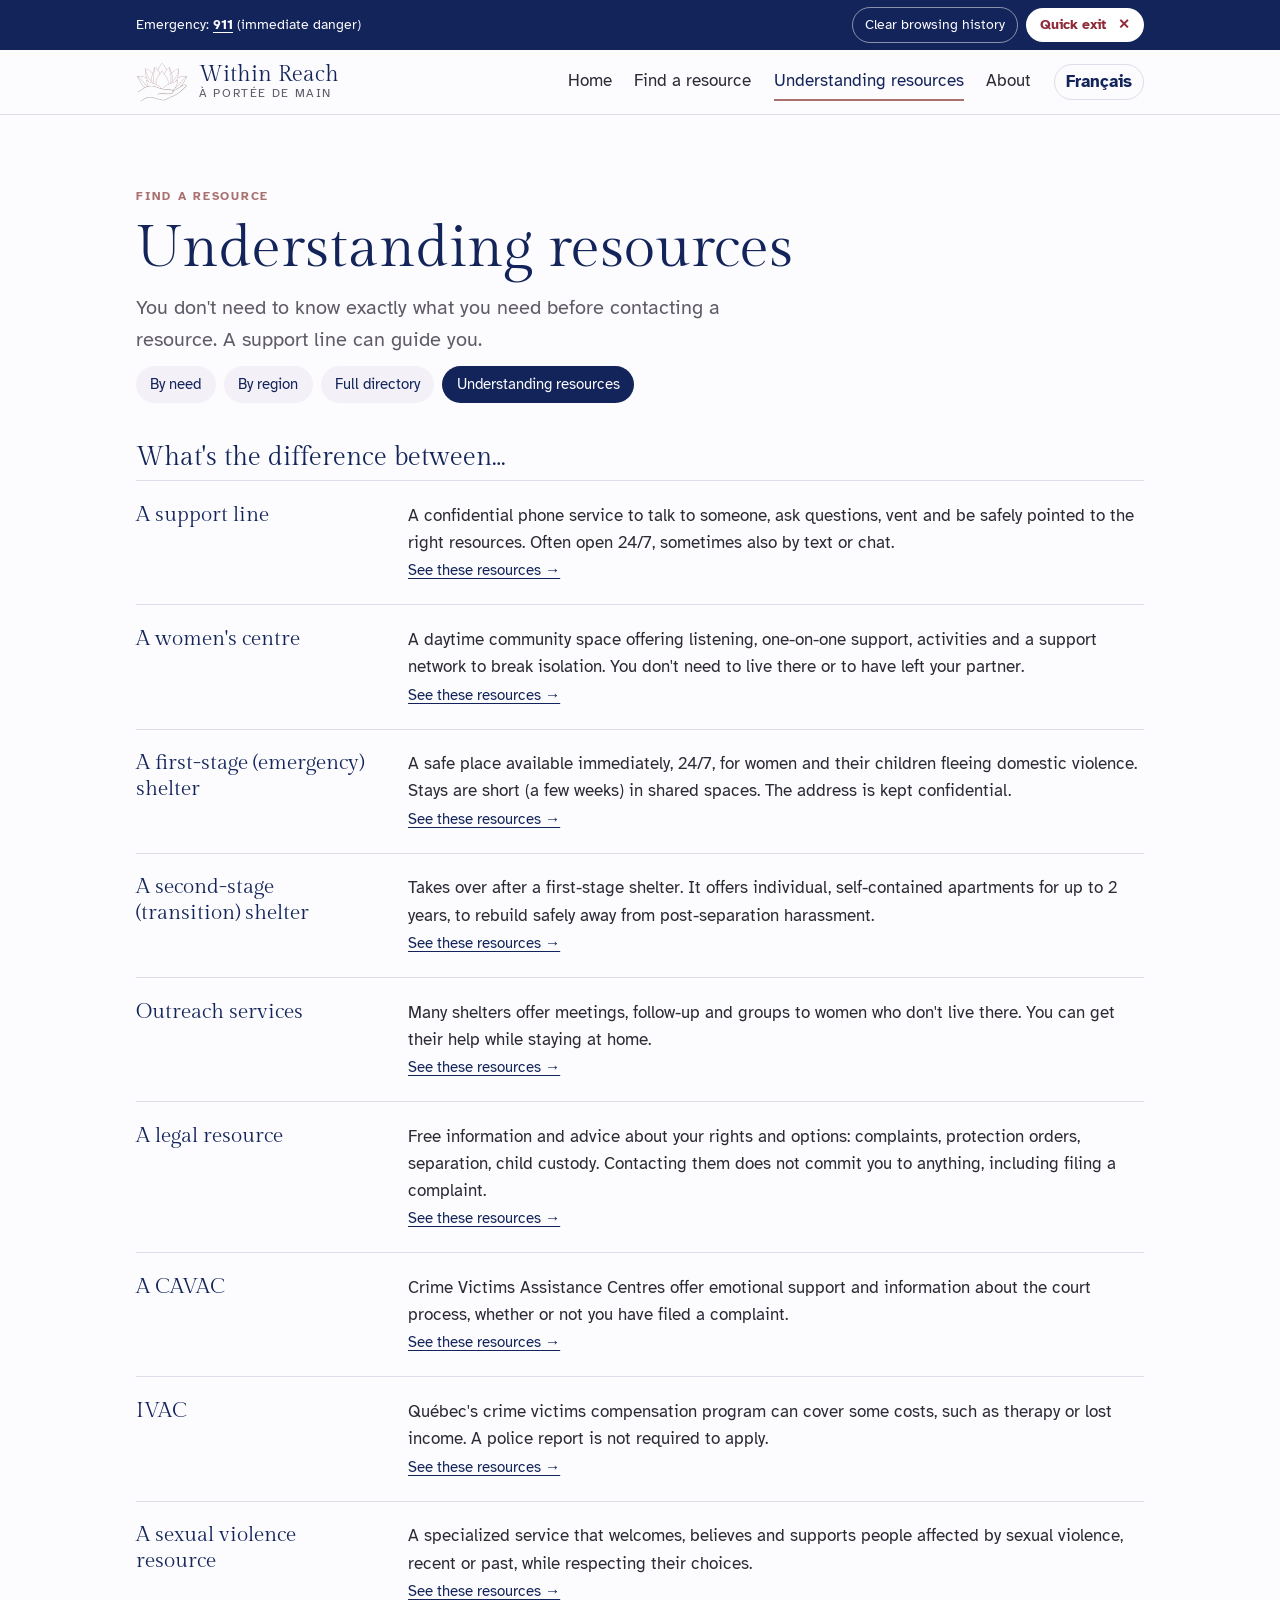
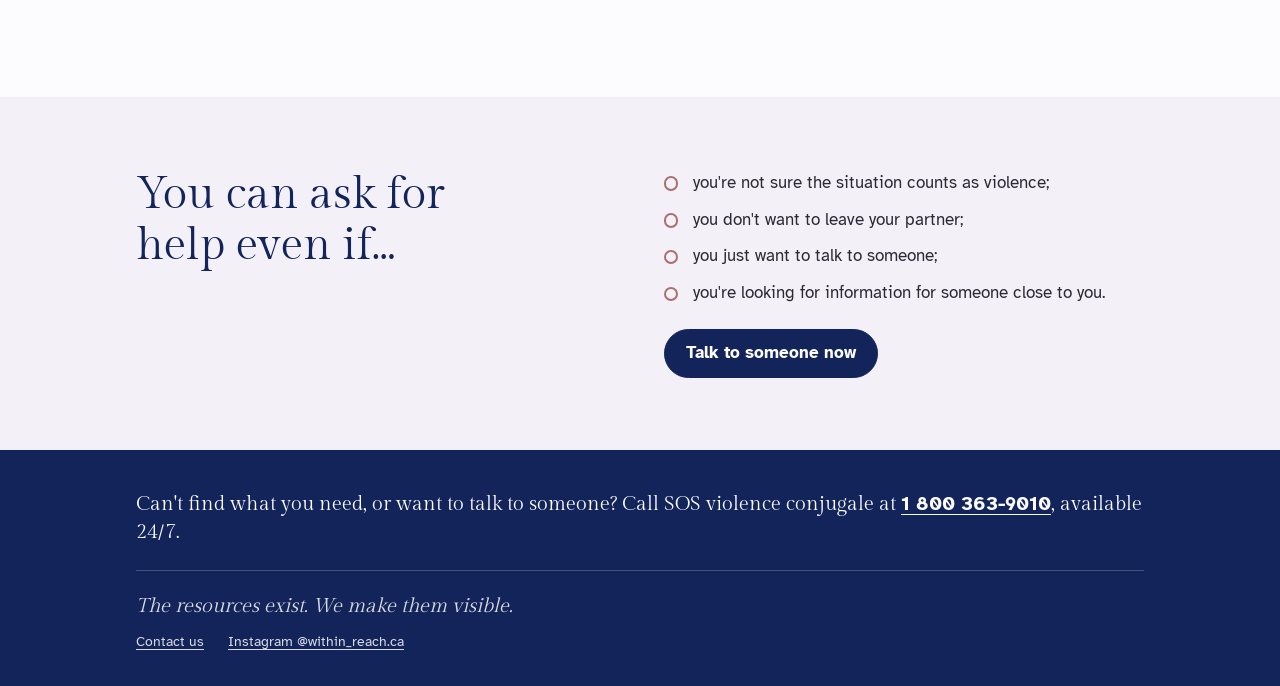
<file: en/comprendre.html>
<!DOCTYPE html>
<html lang="en">
<head>
<meta charset="utf-8">
<meta name="viewport" content="width=device-width, initial-scale=1, viewport-fit=cover">
<title>Understanding resources · Within Reach</title>
<meta name="description" content="The resources exist. We make them visible.">
<meta name="referrer" content="no-referrer">
<link rel="icon" href="../img/favicon.png" type="image/png">
<link rel="apple-touch-icon" href="../img/apple-touch-icon.png">
<link rel="alternate" hreflang="fr" href="../comprendre.html">
<link rel="preconnect" href="https://fonts.googleapis.com"><link rel="preconnect" href="https://fonts.gstatic.com" crossorigin><link rel="stylesheet" href="https://fonts.googleapis.com/css2?family=Atkinson+Hyperlegible:ital,wght@0,400;0,700;1,400&family=Gilda+Display&display=swap">
<link rel="stylesheet" href="../style.css">
<script data-goatcounter="https://aporteedemain.goatcounter.com/count" async src="https://gc.zgo.at/count.js"></script>
</head>
<body>
<a class="skip" href="#contenu">Skip to content</a>
<div class="safety" role="region" aria-label="Clear browsing history / Quick exit">
  <div class="wrap">
    <p class="safety__911"><span class="safety__label">Emergency: </span><a href="tel:911" data-goatcounter-click="tel-911-barre">911</a> <span class="safety__label">(immediate danger)</span></p>
    <details class="history">
      <summary>Clear browsing history</summary>
      <div class="history__panel">
        <h2>Clear your browsing history</h2>
        <dl><div data-os="android"><dt>Android <span class="mine-tag">For your device</span></dt><dd><b>Chrome:</b> tap <b>⋮</b> → <b>Delete browsing data</b> (or ⋮ → History).<br><b>Samsung Internet:</b> <b>☰</b> → <b>Settings</b> → <b>Personal browsing data</b> → <b>Delete browsing data</b>.</dd></div><div data-os="ios"><dt>iPhone or iPad <span class="mine-tag">For your device</span></dt><dd><b>Safari:</b> open <b>Settings</b> → <b>Safari</b> (or Settings → Apps → Safari) → <b>Clear History and Website Data</b>.<br><b>Chrome:</b> tap <b>…</b> → <b>Delete browsing data</b>.</dd></div><div data-os="windows"><dt>Windows computer <span class="mine-tag">For your device</span></dt><dd><b>Chrome, Edge, Firefox:</b> press <kbd>Ctrl</kbd> + <kbd>Shift</kbd> + <kbd>Delete</kbd>.</dd></div><div data-os="mac"><dt>Mac <span class="mine-tag">For your device</span></dt><dd><b>Chrome, Edge, Firefox:</b> press <kbd>⌘</kbd> + <kbd>Shift</kbd> + <kbd>Delete</kbd>.<br><b>Safari:</b> <b>History</b> menu → <b>Clear History</b>.</dd></div></dl>
        <button type="button" class="hist-toggle" data-more="Show other devices" data-less="Show only my device">Show other devices</button>
        <p class="tip">If clearing all your history might draw attention, delete only the pages from this site. Private browsing does not save your history.</p>
      </div>
    </details>
    <a class="exit" href="https://www.google.com/" rel="noreferrer" onclick="try{if(window.goatcounter&&goatcounter.count)goatcounter.count({path:'quitter-rapidement',title:'Quitter rapidement',event:true})}catch(e){}window.location.replace('https://www.google.com/');return false;">Quick exit<span class="exit__long"> </span> ✕</a>
  </div>
</div>
<header class="site-header">
  <div class="wrap">
    <a class="brand" href="index.html"><img src="../img/lotus.png" alt="" width="52" height="40"><span class="brand__name">Within Reach<small>À portée de main</small></span></a>
    <a class="lang-quick" href="../comprendre.html" data-goatcounter-click="langue-fr" hreflang="fr" lang="fr" aria-label="Français">FR</a>
    <input type="checkbox" id="menu-toggle" class="menu-toggle visually-hidden">
    <label for="menu-toggle" class="menu-btn">Menu</label>
    <nav class="nav" aria-label="Menu"><a href="index.html">Home</a><a href="ressources.html">Find a resource</a><a href="comprendre.html" aria-current="page">Understanding resources</a><a href="a-propos.html">About</a><a class="lang" href="../comprendre.html" data-goatcounter-click="langue-fr" hreflang="fr" lang="fr">Français</a></nav>
  </div>
</header>
<main id="contenu">
<section class="section" style="padding-bottom:1.5rem">
  <div class="wrap section__head" style="margin-bottom:0">
    <p class="eyebrow">Find a resource</p>
    <h1>Understanding resources</h1>
    <p class="lead prose">You don't need to know exactly what you need before contacting a resource. A support line can guide you.</p>
    <nav class="subnav" aria-label="Find a resource"><a href="ressources.html">By need</a><a href="regions.html">By region</a><a href="repertoire.html">Full directory</a><a href="comprendre.html" aria-current="page">Understanding resources</a></nav>
  </div>
</section>
<section class="section" style="padding-top:1rem">
  <div class="wrap">
    <h2 style="font-size:var(--step-2);margin-bottom:.5rem">What's the difference between…</h2>
    <dl class="glossary"><div><dt>A support line</dt><dd><p>A confidential phone service to talk to someone, ask questions, vent and be safely pointed to the right resources. Often open 24/7, sometimes also by text or chat.</p><p><a href="ressources.html#ecoute">See these resources →</a></p></dd></div><div><dt>A women&#x27;s centre</dt><dd><p>A daytime community space offering listening, one-on-one support, activities and a support network to break isolation. You don&#x27;t need to live there or to have left your partner.</p><p><a href="ressources.html#psy">See these resources →</a></p></dd></div><div><dt>A first-stage (emergency) shelter</dt><dd><p>A safe place available immediately, 24/7, for women and their children fleeing domestic violence. Stays are short (a few weeks) in shared spaces. The address is kept confidential.</p><p><a href="ressources.html#hebergement">See these resources →</a></p></dd></div><div><dt>A second-stage (transition) shelter</dt><dd><p>Takes over after a first-stage shelter. It offers individual, self-contained apartments for up to 2 years, to rebuild safely away from post-separation harassment.</p><p><a href="ressources.html#hebergement">See these resources →</a></p></dd></div><div><dt>Outreach services</dt><dd><p>Many shelters offer meetings, follow-up and groups to women who don&#x27;t live there. You can get their help while staying at home.</p><p><a href="ressources.html#psy">See these resources →</a></p></dd></div><div><dt>A legal resource</dt><dd><p>Free information and advice about your rights and options: complaints, protection orders, separation, child custody. Contacting them does not commit you to anything, including filing a complaint.</p><p><a href="ressources.html#juridique">See these resources →</a></p></dd></div><div><dt>A CAVAC</dt><dd><p>Crime Victims Assistance Centres offer emotional support and information about the court process, whether or not you have filed a complaint.</p><p><a href="ressources.html#juridique">See these resources →</a></p></dd></div><div><dt>IVAC</dt><dd><p>Québec&#x27;s crime victims compensation program can cover some costs, such as therapy or lost income. A police report is not required to apply.</p><p><a href="ressources.html#base">See these resources →</a></p></dd></div><div><dt>A sexual violence resource</dt><dd><p>A specialized service that welcomes, believes and supports people affected by sexual violence, recent or past, while respecting their choices.</p><p><a href="ressources.html#sexuelle">See these resources →</a></p></dd></div></dl>
  </div>
</section>
<section class="section section--tint">
  <div class="wrap two">
    <div class="stack">
      <h2>You can ask for help even if…</h2>
    </div>
    <div class="stack">
      <ul class="checklist"><li>you&#x27;re not sure the situation counts as violence;</li><li>you don&#x27;t want to leave your partner;</li><li>you just want to talk to someone;</li><li>you&#x27;re looking for information for someone close to you.</li></ul>
      <div class="actions"><a class="btn btn--primary" href="index.html#parler">Talk to someone now</a></div>
    </div>
  </div>
</section>
</main>
<footer class="site-footer">
  <div class="wrap">
    <p class="footer-sos">Can't find what you need, or want to talk to someone? Call SOS violence conjugale at <a href="tel:18003639010" data-goatcounter-click="tel-sos-pied-de-page">1 800 363-9010</a>, available 24/7.</p>
    <div class="footer-meta">
      <span class="slogan">The resources exist. We make them visible.</span>
      <a href="a-propos.html#contact">Contact us</a>
      <a href="https://www.instagram.com/within_reach.ca/" rel="noreferrer">Instagram @within_reach.ca</a>
    </div>
  </div>
</footer>
<script>
/* Anonymous count (GoatCounter, no cookies) when the history panel is opened. */
(function () {
  var d = document.querySelectorAll("details.history");
  for (var i = 0; i < d.length; i++) d[i].addEventListener("toggle", function () {
    if (this.open && window.goatcounter && goatcounter.count) goatcounter.count({ path: "effacer-historique-ouvert", title: "Effacer l'historique (ouvert)", event: true });
  });
})();
/* Show the history instructions for the visitor's device first. Without JavaScript, every device is listed. */
(function () {
  var ua = navigator.userAgent, os = null;
  if (/iPhone|iPad|iPod/.test(ua) || (/Macintosh/.test(ua) && navigator.maxTouchPoints > 1)) os = "ios";
  else if (/Android/.test(ua)) os = "android";
  else if (/Macintosh|Mac OS X/.test(ua)) os = "mac";
  else if (/Windows/.test(ua)) os = "windows";
  if (!os) return;
  var panels = document.querySelectorAll(".history__panel");
  for (var i = 0; i < panels.length; i++) {
    var p = panels[i], mine = p.querySelector('[data-os="' + os + '"]'), btn = p.querySelector(".hist-toggle");
    if (!mine || !btn) continue;
    mine.classList.add("is-mine");
    mine.parentNode.insertBefore(mine, mine.parentNode.firstChild);
    p.classList.add("has-mine");
    btn.addEventListener("click", function () {
      var panel = this.closest(".history__panel"), open = panel.classList.toggle("show-all");
      this.textContent = open ? this.getAttribute("data-less") : this.getAttribute("data-more");
    });
  }
})();
</script>
</body>
</html>
</file>
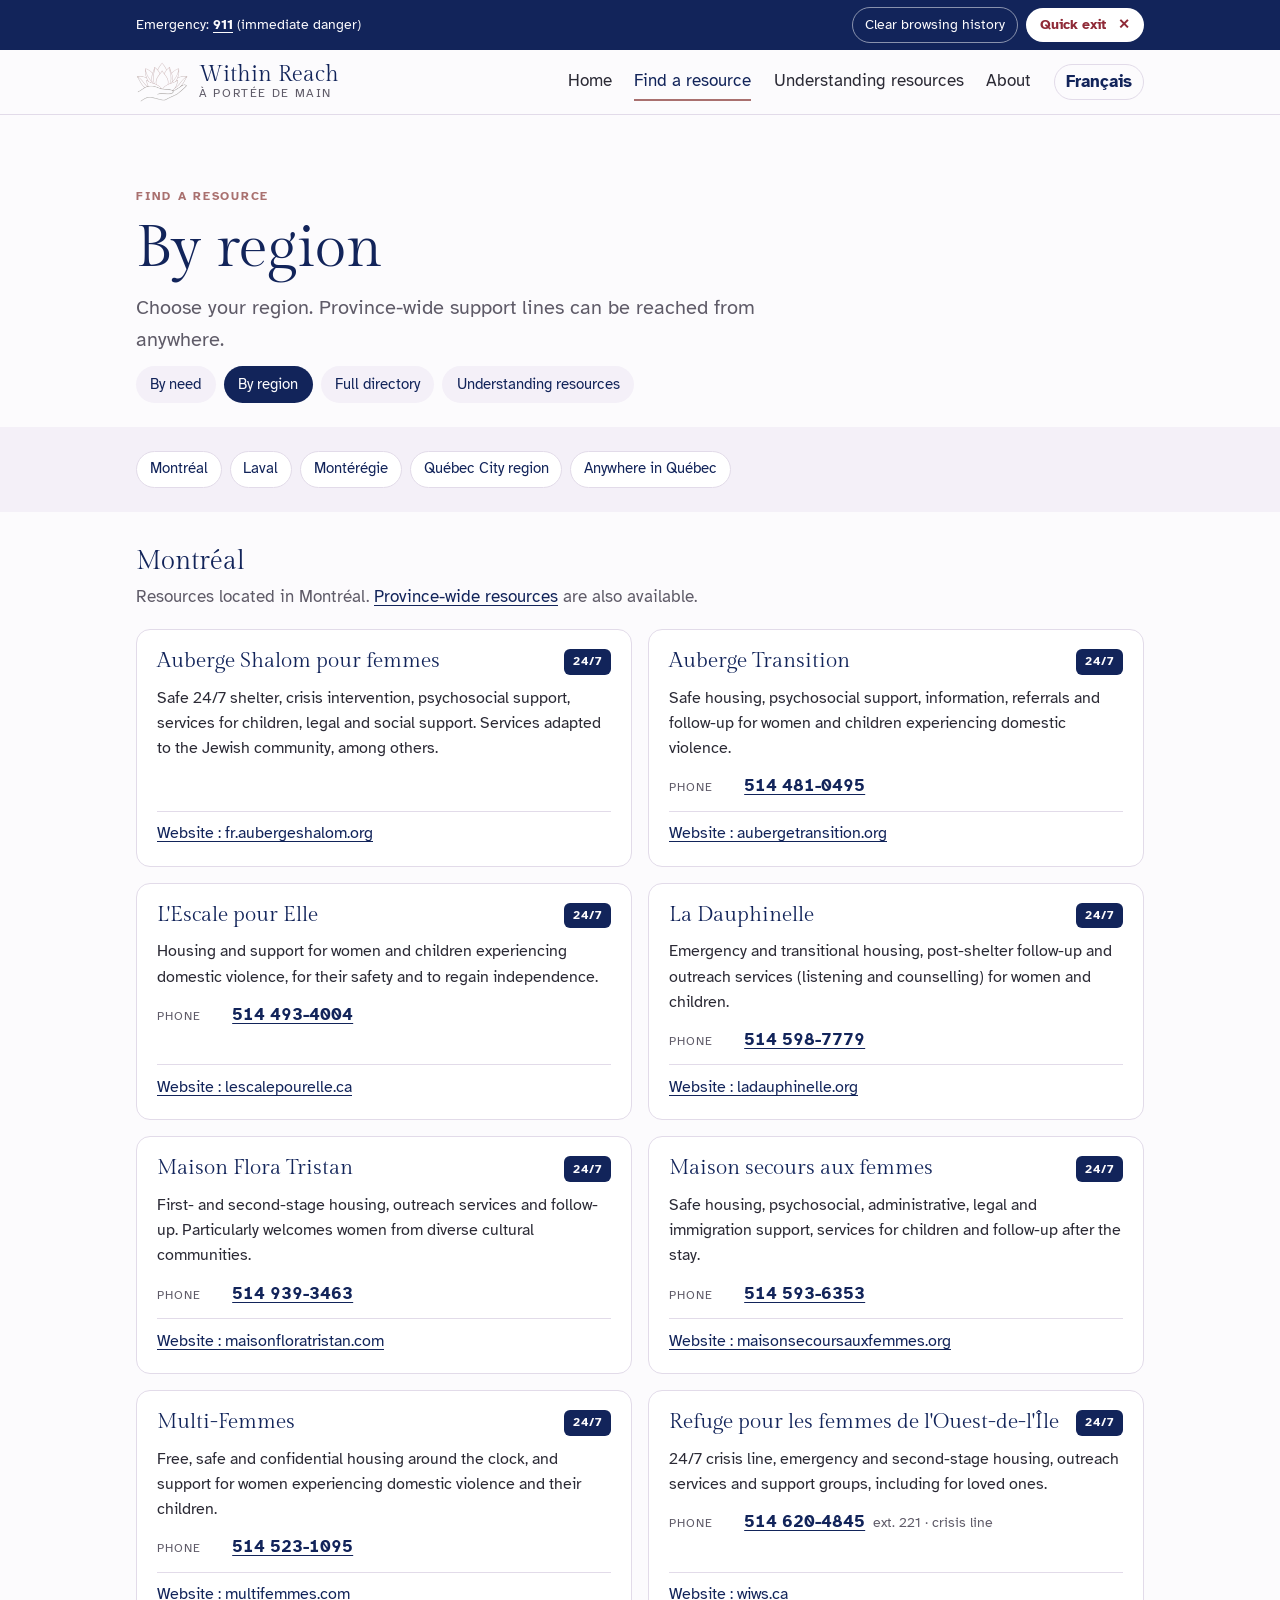
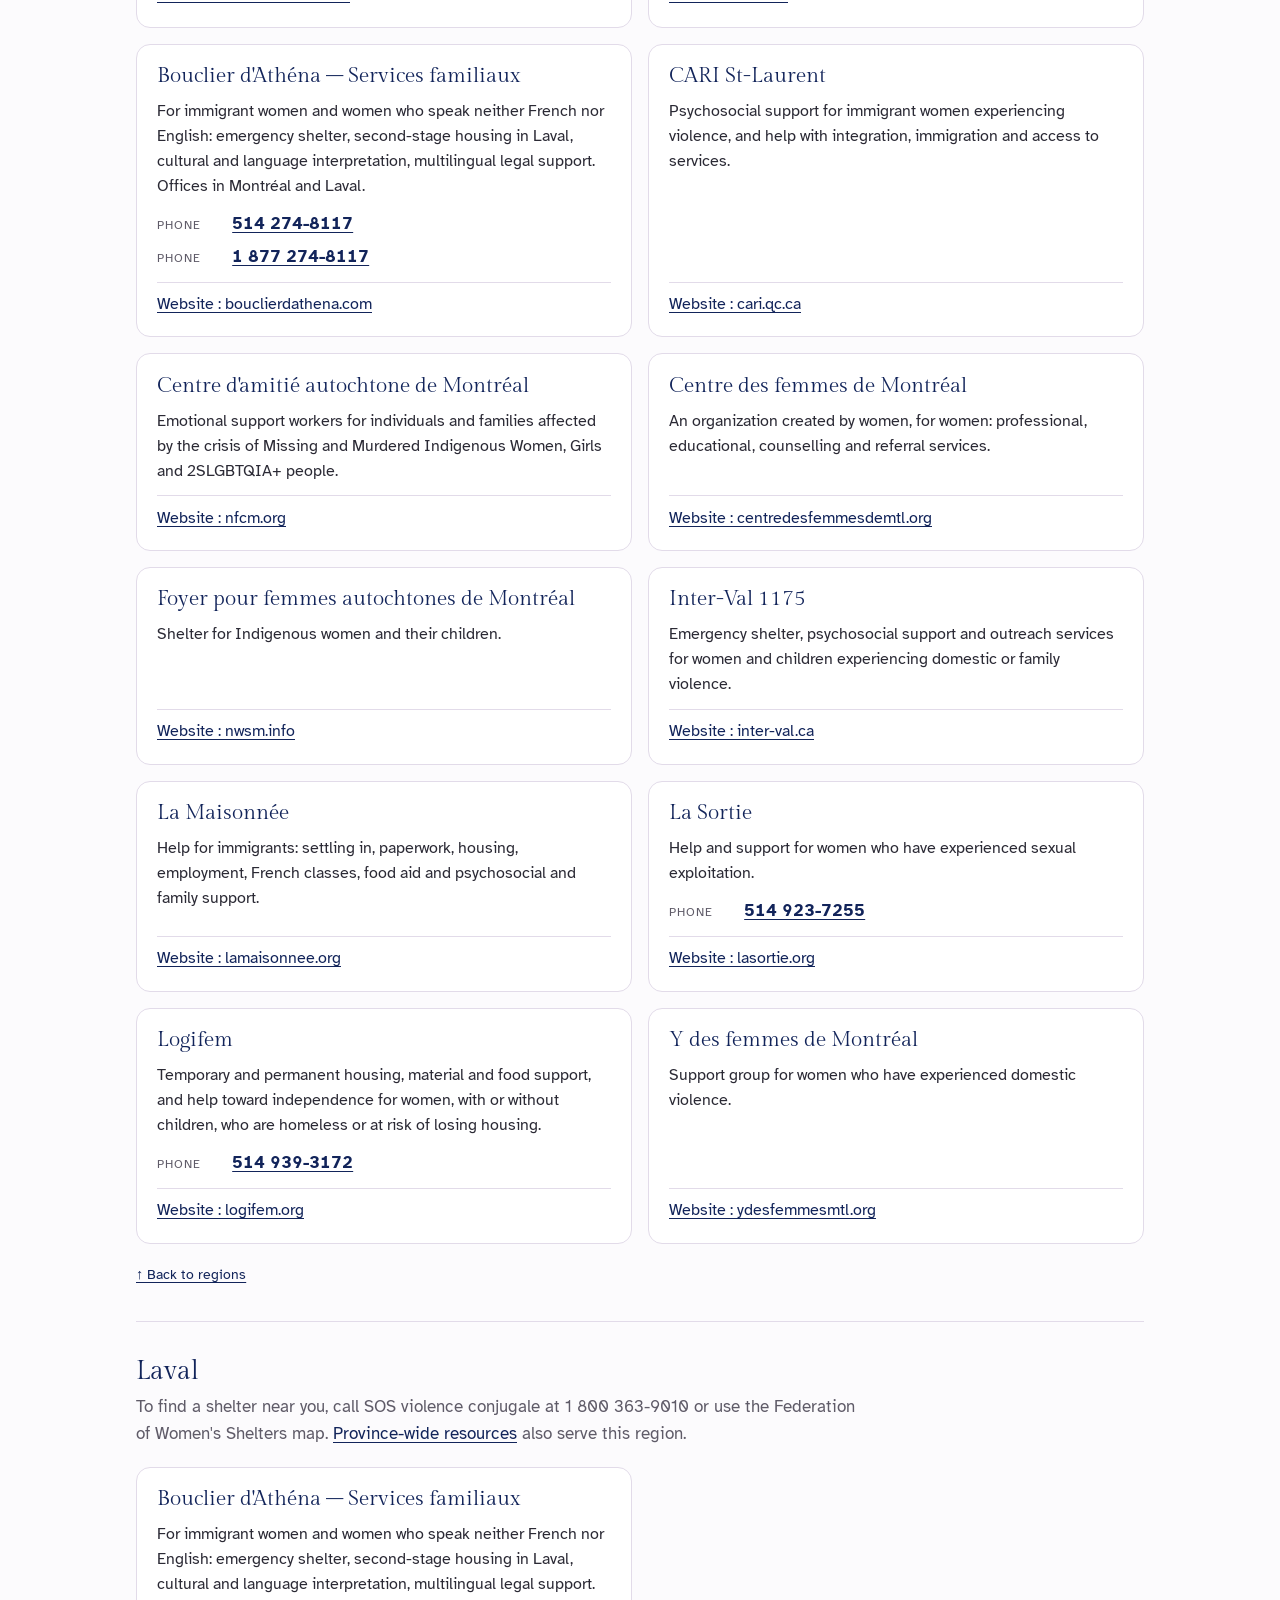
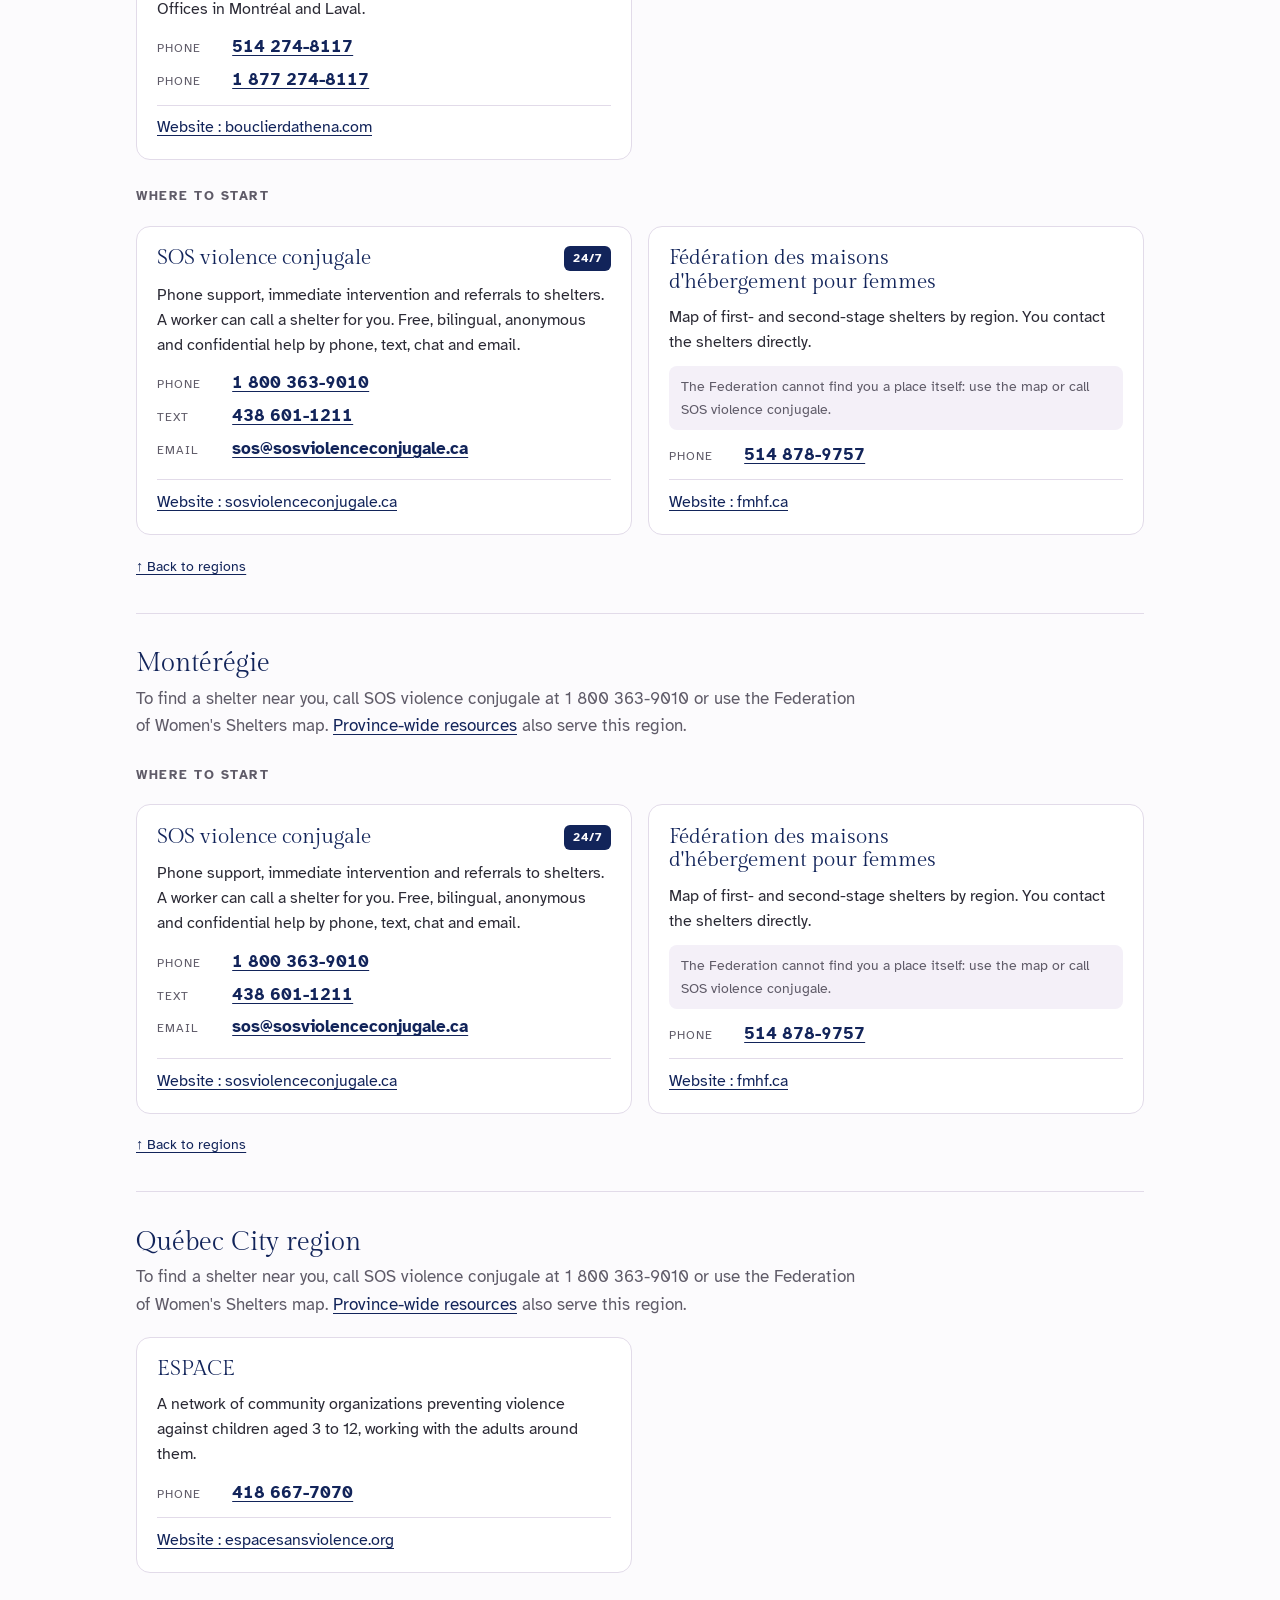
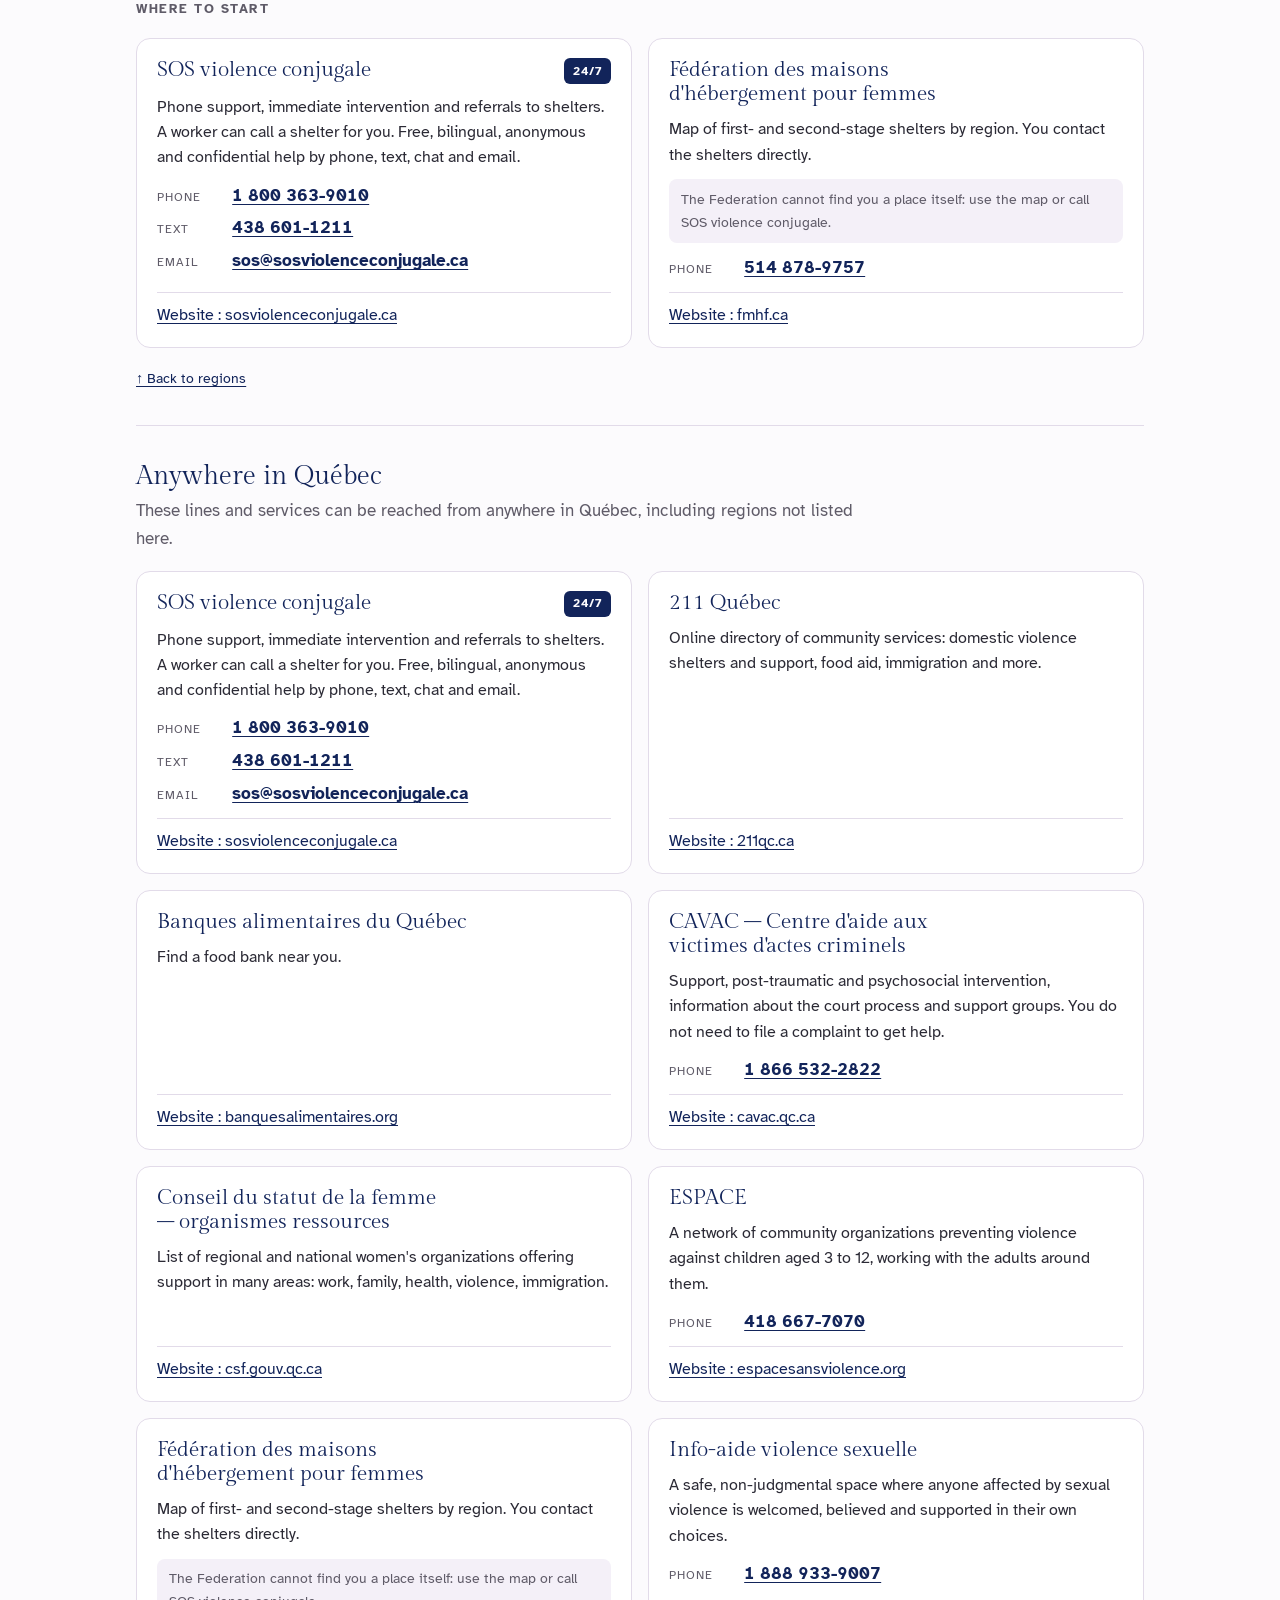
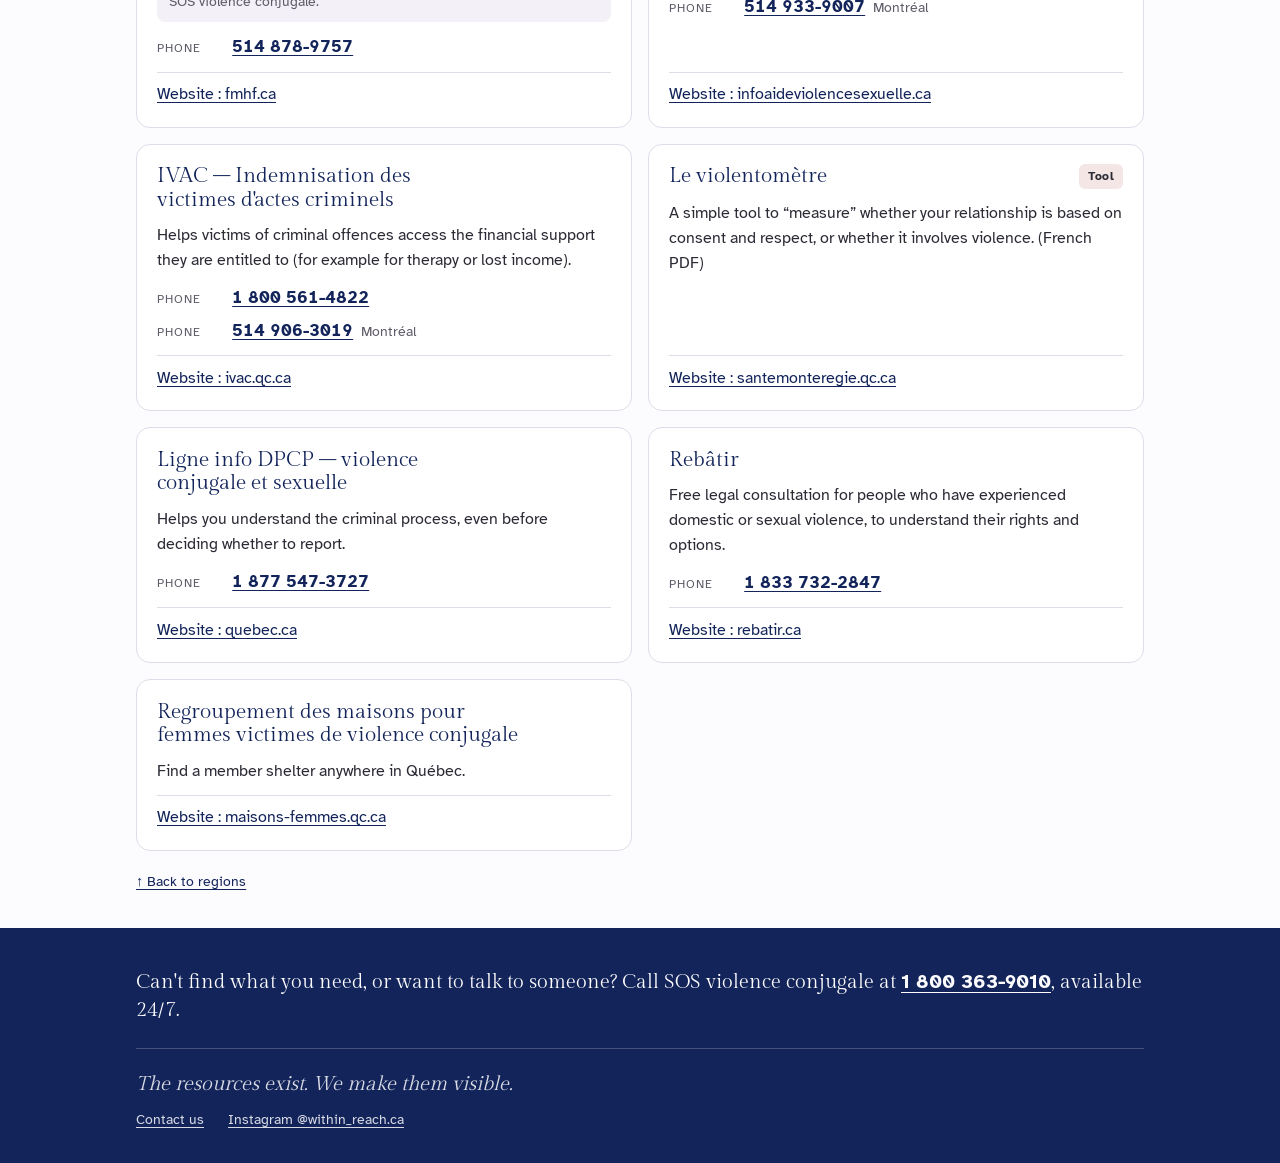
<file: en/regions.html>
<!DOCTYPE html>
<html lang="en">
<head>
<meta charset="utf-8">
<meta name="viewport" content="width=device-width, initial-scale=1, viewport-fit=cover">
<title>By region · Within Reach</title>
<meta name="description" content="The resources exist. We make them visible.">
<meta name="referrer" content="no-referrer">
<link rel="icon" href="../img/favicon.png" type="image/png">
<link rel="apple-touch-icon" href="../img/apple-touch-icon.png">
<link rel="alternate" hreflang="fr" href="../regions.html">
<link rel="preconnect" href="https://fonts.googleapis.com"><link rel="preconnect" href="https://fonts.gstatic.com" crossorigin><link rel="stylesheet" href="https://fonts.googleapis.com/css2?family=Atkinson+Hyperlegible:ital,wght@0,400;0,700;1,400&family=Gilda+Display&display=swap">
<link rel="stylesheet" href="../style.css">
<script data-goatcounter="https://aporteedemain.goatcounter.com/count" async src="https://gc.zgo.at/count.js"></script>
</head>
<body>
<a class="skip" href="#contenu">Skip to content</a>
<div class="safety" role="region" aria-label="Clear browsing history / Quick exit">
  <div class="wrap">
    <p class="safety__911"><span class="safety__label">Emergency: </span><a href="tel:911" data-goatcounter-click="tel-911-barre">911</a> <span class="safety__label">(immediate danger)</span></p>
    <details class="history">
      <summary>Clear browsing history</summary>
      <div class="history__panel">
        <h2>Clear your browsing history</h2>
        <dl><div data-os="android"><dt>Android <span class="mine-tag">For your device</span></dt><dd><b>Chrome:</b> tap <b>⋮</b> → <b>Delete browsing data</b> (or ⋮ → History).<br><b>Samsung Internet:</b> <b>☰</b> → <b>Settings</b> → <b>Personal browsing data</b> → <b>Delete browsing data</b>.</dd></div><div data-os="ios"><dt>iPhone or iPad <span class="mine-tag">For your device</span></dt><dd><b>Safari:</b> open <b>Settings</b> → <b>Safari</b> (or Settings → Apps → Safari) → <b>Clear History and Website Data</b>.<br><b>Chrome:</b> tap <b>…</b> → <b>Delete browsing data</b>.</dd></div><div data-os="windows"><dt>Windows computer <span class="mine-tag">For your device</span></dt><dd><b>Chrome, Edge, Firefox:</b> press <kbd>Ctrl</kbd> + <kbd>Shift</kbd> + <kbd>Delete</kbd>.</dd></div><div data-os="mac"><dt>Mac <span class="mine-tag">For your device</span></dt><dd><b>Chrome, Edge, Firefox:</b> press <kbd>⌘</kbd> + <kbd>Shift</kbd> + <kbd>Delete</kbd>.<br><b>Safari:</b> <b>History</b> menu → <b>Clear History</b>.</dd></div></dl>
        <button type="button" class="hist-toggle" data-more="Show other devices" data-less="Show only my device">Show other devices</button>
        <p class="tip">If clearing all your history might draw attention, delete only the pages from this site. Private browsing does not save your history.</p>
      </div>
    </details>
    <a class="exit" href="https://www.google.com/" rel="noreferrer" onclick="try{if(window.goatcounter&&goatcounter.count)goatcounter.count({path:'quitter-rapidement',title:'Quitter rapidement',event:true})}catch(e){}window.location.replace('https://www.google.com/');return false;">Quick exit<span class="exit__long"> </span> ✕</a>
  </div>
</div>
<header class="site-header">
  <div class="wrap">
    <a class="brand" href="index.html"><img src="../img/lotus.png" alt="" width="52" height="40"><span class="brand__name">Within Reach<small>À portée de main</small></span></a>
    <a class="lang-quick" href="../regions.html" data-goatcounter-click="langue-fr" hreflang="fr" lang="fr" aria-label="Français">FR</a>
    <input type="checkbox" id="menu-toggle" class="menu-toggle visually-hidden">
    <label for="menu-toggle" class="menu-btn">Menu</label>
    <nav class="nav" aria-label="Menu"><a href="index.html">Home</a><a href="ressources.html" aria-current="page">Find a resource</a><a href="comprendre.html">Understanding resources</a><a href="a-propos.html">About</a><a class="lang" href="../regions.html" data-goatcounter-click="langue-fr" hreflang="fr" lang="fr">Français</a></nav>
  </div>
</header>
<main id="contenu">
<section class="section" style="padding-bottom:1.5rem">
  <div class="wrap section__head" style="margin-bottom:0">
    <p class="eyebrow">Find a resource</p>
    <h1>By region</h1>
    <p class="lead prose">Choose your region. Province-wide support lines can be reached from anywhere.</p>
    <nav class="subnav" aria-label="Find a resource"><a href="ressources.html">By need</a><a href="regions.html" aria-current="page">By region</a><a href="repertoire.html">Full directory</a><a href="comprendre.html">Understanding resources</a></nav>
  </div>
</section><section class="section section--tint" id="liste-regions" style="padding-block:1.5rem"><div class="wrap"><ul class="toc"><li><a href="#mtl" data-goatcounter-click="region-mtl">Montréal</a></li><li><a href="#laval" data-goatcounter-click="region-laval">Laval</a></li><li><a href="#monteregie" data-goatcounter-click="region-monteregie">Montérégie</a></li><li><a href="#quebec" data-goatcounter-click="region-quebec">Québec City region</a></li><li><a href="#province" data-goatcounter-click="region-province">Anywhere in Québec</a></li></ul></div></section>
<div class="wrap"><section class="group" id="mtl" aria-labelledby="h-mtl">
  <div class="group__head"><h2 id="h-mtl">Montréal</h2><p class="muted">Resources located in Montréal. <a href="#province">Province-wide resources</a> are also available.</p></div>
  <ul class="cards"><li><article class="card" id="r-shalom">
  <div class="card__top"><h3>Auberge Shalom pour femmes</h3><span class="badge">24/7</span></div>
  <p>Safe 24/7 shelter, crisis intervention, psychosocial support, services for children, legal and social support. Services adapted to the Jewish community, among others.</p>
  
  <p class="card__site"><a href="https://fr.aubergeshalom.org/" data-goatcounter-click="site-shalom" target="_blank" rel="noopener noreferrer">Website : fr.aubergeshalom.org</a></p>
</article></li><li><article class="card" id="r-aubergetransition">
  <div class="card__top"><h3>Auberge Transition</h3><span class="badge">24/7</span></div>
  <p>Safe housing, psychosocial support, information, referrals and follow-up for women and children experiencing domestic violence.</p>
  <ul class="contacts"><li><span class="k">Phone</span><a href="tel:5144810495" data-goatcounter-click="tel-aubergetransition">514 481-0495</a></li></ul>
  <p class="card__site"><a href="https://www.aubergetransition.org/" data-goatcounter-click="site-aubergetransition" target="_blank" rel="noopener noreferrer">Website : aubergetransition.org</a></p>
</article></li><li><article class="card" id="r-escale">
  <div class="card__top"><h3>L&#x27;Escale pour Elle</h3><span class="badge">24/7</span></div>
  <p>Housing and support for women and children experiencing domestic violence, for their safety and to regain independence.</p>
  <ul class="contacts"><li><span class="k">Phone</span><a href="tel:5144934004" data-goatcounter-click="tel-escale">514 493-4004</a></li></ul>
  <p class="card__site"><a href="https://www.lescalepourelle.ca/" data-goatcounter-click="site-escale" target="_blank" rel="noopener noreferrer">Website : lescalepourelle.ca</a></p>
</article></li><li><article class="card" id="r-dauphinelle">
  <div class="card__top"><h3>La Dauphinelle</h3><span class="badge">24/7</span></div>
  <p>Emergency and transitional housing, post-shelter follow-up and outreach services (listening and counselling) for women and children.</p>
  <ul class="contacts"><li><span class="k">Phone</span><a href="tel:5145987779" data-goatcounter-click="tel-dauphinelle">514 598-7779</a></li></ul>
  <p class="card__site"><a href="https://ladauphinelle.org/" data-goatcounter-click="site-dauphinelle" target="_blank" rel="noopener noreferrer">Website : ladauphinelle.org</a></p>
</article></li><li><article class="card" id="r-flora">
  <div class="card__top"><h3>Maison Flora Tristan</h3><span class="badge">24/7</span></div>
  <p>First- and second-stage housing, outreach services and follow-up. Particularly welcomes women from diverse cultural communities.</p>
  <ul class="contacts"><li><span class="k">Phone</span><a href="tel:5149393463" data-goatcounter-click="tel-flora">514 939-3463</a></li></ul>
  <p class="card__site"><a href="https://maisonfloratristan.com/" data-goatcounter-click="site-flora" target="_blank" rel="noopener noreferrer">Website : maisonfloratristan.com</a></p>
</article></li><li><article class="card" id="r-secours">
  <div class="card__top"><h3>Maison secours aux femmes</h3><span class="badge">24/7</span></div>
  <p>Safe housing, psychosocial, administrative, legal and immigration support, services for children and follow-up after the stay.</p>
  <ul class="contacts"><li><span class="k">Phone</span><a href="tel:5145936353" data-goatcounter-click="tel-secours">514 593-6353</a></li></ul>
  <p class="card__site"><a href="https://www.maisonsecoursauxfemmes.org/" data-goatcounter-click="site-secours" target="_blank" rel="noopener noreferrer">Website : maisonsecoursauxfemmes.org</a></p>
</article></li><li><article class="card" id="r-multifemmes">
  <div class="card__top"><h3>Multi-Femmes</h3><span class="badge">24/7</span></div>
  <p>Free, safe and confidential housing around the clock, and support for women experiencing domestic violence and their children.</p>
  <ul class="contacts"><li><span class="k">Phone</span><a href="tel:5145231095" data-goatcounter-click="tel-multifemmes">514 523-1095</a></li></ul>
  <p class="card__site"><a href="https://multifemmes.com/" data-goatcounter-click="site-multifemmes" target="_blank" rel="noopener noreferrer">Website : multifemmes.com</a></p>
</article></li><li><article class="card" id="r-wiws">
  <div class="card__top"><h3>Refuge pour les femmes de l&#x27;Ouest-de-l&#x27;Île</h3><span class="badge">24/7</span></div>
  <p>24/7 crisis line, emergency and second-stage housing, outreach services and support groups, including for loved ones.</p>
  <ul class="contacts"><li><span class="k">Phone</span><a href="tel:5146204845" data-goatcounter-click="tel-wiws">514 620-4845</a> <span class="x">ext. 221 · crisis line</span></li></ul>
  <p class="card__site"><a href="https://wiws.ca/" data-goatcounter-click="site-wiws" target="_blank" rel="noopener noreferrer">Website : wiws.ca</a></p>
</article></li><li><article class="card" id="r-bouclier">
  <div class="card__top"><h3>Bouclier d&#x27;Athéna – Services familiaux</h3></div>
  <p>For immigrant women and women who speak neither French nor English: emergency shelter, second-stage housing in Laval, cultural and language interpretation, multilingual legal support. Offices in Montréal and Laval.</p>
  <ul class="contacts"><li><span class="k">Phone</span><a href="tel:5142748117" data-goatcounter-click="tel-bouclier">514 274-8117</a></li><li><span class="k">Phone</span><a href="tel:18772748117" data-goatcounter-click="tel-bouclier">1 877 274-8117</a></li></ul>
  <p class="card__site"><a href="https://bouclierdathena.com/" data-goatcounter-click="site-bouclier" target="_blank" rel="noopener noreferrer">Website : bouclierdathena.com</a></p>
</article></li><li><article class="card" id="r-cari">
  <div class="card__top"><h3>CARI St-Laurent</h3></div>
  <p>Psychosocial support for immigrant women experiencing violence, and help with integration, immigration and access to services.</p>
  
  <p class="card__site"><a href="https://www.cari.qc.ca/" data-goatcounter-click="site-cari" target="_blank" rel="noopener noreferrer">Website : cari.qc.ca</a></p>
</article></li><li><article class="card" id="r-nfcm">
  <div class="card__top"><h3>Centre d&#x27;amitié autochtone de Montréal</h3></div>
  <p>Emotional support workers for individuals and families affected by the crisis of Missing and Murdered Indigenous Women, Girls and 2SLGBTQIA+ people.</p>
  
  <p class="card__site"><a href="https://www.nfcm.org/en/" data-goatcounter-click="site-nfcm" target="_blank" rel="noopener noreferrer">Website : nfcm.org</a></p>
</article></li><li><article class="card" id="r-cfm">
  <div class="card__top"><h3>Centre des femmes de Montréal</h3></div>
  <p>An organization created by women, for women: professional, educational, counselling and referral services.</p>
  
  <p class="card__site"><a href="https://centredesfemmesdemtl.org/" data-goatcounter-click="site-cfm" target="_blank" rel="noopener noreferrer">Website : centredesfemmesdemtl.org</a></p>
</article></li><li><article class="card" id="r-foyer">
  <div class="card__top"><h3>Foyer pour femmes autochtones de Montréal</h3></div>
  <p>Shelter for Indigenous women and their children.</p>
  
  <p class="card__site"><a href="https://www.nwsm.info/" data-goatcounter-click="site-foyer" target="_blank" rel="noopener noreferrer">Website : nwsm.info</a></p>
</article></li><li><article class="card" id="r-interval">
  <div class="card__top"><h3>Inter-Val 1175</h3></div>
  <p>Emergency shelter, psychosocial support and outreach services for women and children experiencing domestic or family violence.</p>
  
  <p class="card__site"><a href="https://www.inter-val.ca/en" data-goatcounter-click="site-interval" target="_blank" rel="noopener noreferrer">Website : inter-val.ca</a></p>
</article></li><li><article class="card" id="r-maisonnee">
  <div class="card__top"><h3>La Maisonnée</h3></div>
  <p>Help for immigrants: settling in, paperwork, housing, employment, French classes, food aid and psychosocial and family support.</p>
  
  <p class="card__site"><a href="https://lamaisonnee.org/fr/" data-goatcounter-click="site-maisonnee" target="_blank" rel="noopener noreferrer">Website : lamaisonnee.org</a></p>
</article></li><li><article class="card" id="r-lasortie">
  <div class="card__top"><h3>La Sortie</h3></div>
  <p>Help and support for women who have experienced sexual exploitation.</p>
  <ul class="contacts"><li><span class="k">Phone</span><a href="tel:5149237255" data-goatcounter-click="tel-lasortie">514 923-7255</a></li></ul>
  <p class="card__site"><a href="https://lasortie.org/" data-goatcounter-click="site-lasortie" target="_blank" rel="noopener noreferrer">Website : lasortie.org</a></p>
</article></li><li><article class="card" id="r-logifem">
  <div class="card__top"><h3>Logifem</h3></div>
  <p>Temporary and permanent housing, material and food support, and help toward independence for women, with or without children, who are homeless or at risk of losing housing.</p>
  <ul class="contacts"><li><span class="k">Phone</span><a href="tel:5149393172" data-goatcounter-click="tel-logifem">514 939-3172</a></li></ul>
  <p class="card__site"><a href="https://logifem.org/" data-goatcounter-click="site-logifem" target="_blank" rel="noopener noreferrer">Website : logifem.org</a></p>
</article></li><li><article class="card" id="r-ydesfemmes">
  <div class="card__top"><h3>Y des femmes de Montréal</h3></div>
  <p>Support group for women who have experienced domestic violence.</p>
  
  <p class="card__site"><a href="https://www.ydesfemmesmtl.org/groupe-de-soutien-pour-femmes-victimes-de-violence-conjugale/" data-goatcounter-click="site-ydesfemmes" target="_blank" rel="noopener noreferrer">Website : ydesfemmesmtl.org</a></p>
</article></li></ul>
  <a class="back" href="#liste-regions">↑ Back to regions</a>
</section><section class="group" id="laval" aria-labelledby="h-laval">
  <div class="group__head"><h2 id="h-laval">Laval</h2><p class="muted">To find a shelter near you, call SOS violence conjugale at 1 800 363-9010 or use the Federation of Women's Shelters map. <a href="#province">Province-wide resources</a> also serve this region.</p></div>
  <ul class="cards"><li><article class="card" id="r-bouclier">
  <div class="card__top"><h3>Bouclier d&#x27;Athéna – Services familiaux</h3></div>
  <p>For immigrant women and women who speak neither French nor English: emergency shelter, second-stage housing in Laval, cultural and language interpretation, multilingual legal support. Offices in Montréal and Laval.</p>
  <ul class="contacts"><li><span class="k">Phone</span><a href="tel:5142748117" data-goatcounter-click="tel-bouclier">514 274-8117</a></li><li><span class="k">Phone</span><a href="tel:18772748117" data-goatcounter-click="tel-bouclier">1 877 274-8117</a></li></ul>
  <p class="card__site"><a href="https://bouclierdathena.com/" data-goatcounter-click="site-bouclier" target="_blank" rel="noopener noreferrer">Website : bouclierdathena.com</a></p>
</article></li></ul><p class="subhead">Where to start</p><ul class="cards"><li><article class="card" id="r-sos">
  <div class="card__top"><h3>SOS violence conjugale</h3><span class="badge">24/7</span></div>
  <p>Phone support, immediate intervention and referrals to shelters. A worker can call a shelter for you. Free, bilingual, anonymous and confidential help by phone, text, chat and email.</p>
  <ul class="contacts"><li><span class="k">Phone</span><a href="tel:18003639010" data-goatcounter-click="tel-sos">1 800 363-9010</a></li><li><span class="k">Text</span><a href="sms:4386011211" data-goatcounter-click="texto-sos">438 601-1211</a></li><li><span class="k">Email</span><a href="mailto:sos@sosviolenceconjugale.ca" data-goatcounter-click="courriel-sos">sos@sosviolenceconjugale.ca</a></li></ul>
  <p class="card__site"><a href="https://sosviolenceconjugale.ca/en" data-goatcounter-click="site-sos" target="_blank" rel="noopener noreferrer">Website : sosviolenceconjugale.ca</a></p>
</article></li><li><article class="card" id="r-fmhf">
  <div class="card__top"><h3>Fédération des maisons d&#x27;hébergement pour femmes</h3></div>
  <p>Map of first- and second-stage shelters by region. You contact the shelters directly.</p><p class="note">The Federation cannot find you a place itself: use the map or call SOS violence conjugale.</p>
  <ul class="contacts"><li><span class="k">Phone</span><a href="tel:5148789757" data-goatcounter-click="tel-fmhf">514 878-9757</a></li></ul>
  <p class="card__site"><a href="https://fmhf.ca/" data-goatcounter-click="site-fmhf" target="_blank" rel="noopener noreferrer">Website : fmhf.ca</a></p>
</article></li></ul>
  <a class="back" href="#liste-regions">↑ Back to regions</a>
</section><section class="group" id="monteregie" aria-labelledby="h-monteregie">
  <div class="group__head"><h2 id="h-monteregie">Montérégie</h2><p class="muted">To find a shelter near you, call SOS violence conjugale at 1 800 363-9010 or use the Federation of Women's Shelters map. <a href="#province">Province-wide resources</a> also serve this region.</p></div>
  <p class="subhead">Where to start</p><ul class="cards"><li><article class="card" id="r-sos">
  <div class="card__top"><h3>SOS violence conjugale</h3><span class="badge">24/7</span></div>
  <p>Phone support, immediate intervention and referrals to shelters. A worker can call a shelter for you. Free, bilingual, anonymous and confidential help by phone, text, chat and email.</p>
  <ul class="contacts"><li><span class="k">Phone</span><a href="tel:18003639010" data-goatcounter-click="tel-sos">1 800 363-9010</a></li><li><span class="k">Text</span><a href="sms:4386011211" data-goatcounter-click="texto-sos">438 601-1211</a></li><li><span class="k">Email</span><a href="mailto:sos@sosviolenceconjugale.ca" data-goatcounter-click="courriel-sos">sos@sosviolenceconjugale.ca</a></li></ul>
  <p class="card__site"><a href="https://sosviolenceconjugale.ca/en" data-goatcounter-click="site-sos" target="_blank" rel="noopener noreferrer">Website : sosviolenceconjugale.ca</a></p>
</article></li><li><article class="card" id="r-fmhf">
  <div class="card__top"><h3>Fédération des maisons d&#x27;hébergement pour femmes</h3></div>
  <p>Map of first- and second-stage shelters by region. You contact the shelters directly.</p><p class="note">The Federation cannot find you a place itself: use the map or call SOS violence conjugale.</p>
  <ul class="contacts"><li><span class="k">Phone</span><a href="tel:5148789757" data-goatcounter-click="tel-fmhf">514 878-9757</a></li></ul>
  <p class="card__site"><a href="https://fmhf.ca/" data-goatcounter-click="site-fmhf" target="_blank" rel="noopener noreferrer">Website : fmhf.ca</a></p>
</article></li></ul>
  <a class="back" href="#liste-regions">↑ Back to regions</a>
</section><section class="group" id="quebec" aria-labelledby="h-quebec">
  <div class="group__head"><h2 id="h-quebec">Québec City region</h2><p class="muted">To find a shelter near you, call SOS violence conjugale at 1 800 363-9010 or use the Federation of Women's Shelters map. <a href="#province">Province-wide resources</a> also serve this region.</p></div>
  <ul class="cards"><li><article class="card" id="r-espace">
  <div class="card__top"><h3>ESPACE</h3></div>
  <p>A network of community organizations preventing violence against children aged 3 to 12, working with the adults around them.</p>
  <ul class="contacts"><li><span class="k">Phone</span><a href="tel:4186677070" data-goatcounter-click="tel-espace">418 667-7070</a></li></ul>
  <p class="card__site"><a href="https://espacesansviolence.org/" data-goatcounter-click="site-espace" target="_blank" rel="noopener noreferrer">Website : espacesansviolence.org</a></p>
</article></li></ul><p class="subhead">Where to start</p><ul class="cards"><li><article class="card" id="r-sos">
  <div class="card__top"><h3>SOS violence conjugale</h3><span class="badge">24/7</span></div>
  <p>Phone support, immediate intervention and referrals to shelters. A worker can call a shelter for you. Free, bilingual, anonymous and confidential help by phone, text, chat and email.</p>
  <ul class="contacts"><li><span class="k">Phone</span><a href="tel:18003639010" data-goatcounter-click="tel-sos">1 800 363-9010</a></li><li><span class="k">Text</span><a href="sms:4386011211" data-goatcounter-click="texto-sos">438 601-1211</a></li><li><span class="k">Email</span><a href="mailto:sos@sosviolenceconjugale.ca" data-goatcounter-click="courriel-sos">sos@sosviolenceconjugale.ca</a></li></ul>
  <p class="card__site"><a href="https://sosviolenceconjugale.ca/en" data-goatcounter-click="site-sos" target="_blank" rel="noopener noreferrer">Website : sosviolenceconjugale.ca</a></p>
</article></li><li><article class="card" id="r-fmhf">
  <div class="card__top"><h3>Fédération des maisons d&#x27;hébergement pour femmes</h3></div>
  <p>Map of first- and second-stage shelters by region. You contact the shelters directly.</p><p class="note">The Federation cannot find you a place itself: use the map or call SOS violence conjugale.</p>
  <ul class="contacts"><li><span class="k">Phone</span><a href="tel:5148789757" data-goatcounter-click="tel-fmhf">514 878-9757</a></li></ul>
  <p class="card__site"><a href="https://fmhf.ca/" data-goatcounter-click="site-fmhf" target="_blank" rel="noopener noreferrer">Website : fmhf.ca</a></p>
</article></li></ul>
  <a class="back" href="#liste-regions">↑ Back to regions</a>
</section><section class="group" id="province" aria-labelledby="h-province">
  <div class="group__head"><h2 id="h-province">Anywhere in Québec</h2><p class="muted">These lines and services can be reached from anywhere in Québec, including regions not listed here.</p></div>
  <ul class="cards"><li><article class="card" id="r-sos">
  <div class="card__top"><h3>SOS violence conjugale</h3><span class="badge">24/7</span></div>
  <p>Phone support, immediate intervention and referrals to shelters. A worker can call a shelter for you. Free, bilingual, anonymous and confidential help by phone, text, chat and email.</p>
  <ul class="contacts"><li><span class="k">Phone</span><a href="tel:18003639010" data-goatcounter-click="tel-sos">1 800 363-9010</a></li><li><span class="k">Text</span><a href="sms:4386011211" data-goatcounter-click="texto-sos">438 601-1211</a></li><li><span class="k">Email</span><a href="mailto:sos@sosviolenceconjugale.ca" data-goatcounter-click="courriel-sos">sos@sosviolenceconjugale.ca</a></li></ul>
  <p class="card__site"><a href="https://sosviolenceconjugale.ca/en" data-goatcounter-click="site-sos" target="_blank" rel="noopener noreferrer">Website : sosviolenceconjugale.ca</a></p>
</article></li><li><article class="card" id="r-211">
  <div class="card__top"><h3>211 Québec</h3></div>
  <p>Online directory of community services: domestic violence shelters and support, food aid, immigration and more.</p>
  
  <p class="card__site"><a href="https://www.211qc.ca/categories?category=Violence+et+maltraitance&amp;subcategory=Violence+conjugale+%3A+refuges+et+soutien" data-goatcounter-click="site-211" target="_blank" rel="noopener noreferrer">Website : 211qc.ca</a></p>
</article></li><li><article class="card" id="r-banques">
  <div class="card__top"><h3>Banques alimentaires du Québec</h3></div>
  <p>Find a food bank near you.</p>
  
  <p class="card__site"><a href="https://banquesalimentaires.org/ou-trouver-de-laide-alimentaire/" data-goatcounter-click="site-banques" target="_blank" rel="noopener noreferrer">Website : banquesalimentaires.org</a></p>
</article></li><li><article class="card" id="r-cavac">
  <div class="card__top"><h3>CAVAC – Centre d&#x27;aide aux victimes d&#x27;actes criminels</h3></div>
  <p>Support, post-traumatic and psychosocial intervention, information about the court process and support groups. You do not need to file a complaint to get help.</p>
  <ul class="contacts"><li><span class="k">Phone</span><a href="tel:18665322822" data-goatcounter-click="tel-cavac">1 866 532-2822</a></li></ul>
  <p class="card__site"><a href="https://cavac.qc.ca/" data-goatcounter-click="site-cavac" target="_blank" rel="noopener noreferrer">Website : cavac.qc.ca</a></p>
</article></li><li><article class="card" id="r-csf">
  <div class="card__top"><h3>Conseil du statut de la femme – organismes ressources</h3></div>
  <p>List of regional and national women&#x27;s organizations offering support in many areas: work, family, health, violence, immigration.</p>
  
  <p class="card__site"><a href="https://csf.gouv.qc.ca/ressources-externes/organismes-ressources/" data-goatcounter-click="site-csf" target="_blank" rel="noopener noreferrer">Website : csf.gouv.qc.ca</a></p>
</article></li><li><article class="card" id="r-espace">
  <div class="card__top"><h3>ESPACE</h3></div>
  <p>A network of community organizations preventing violence against children aged 3 to 12, working with the adults around them.</p>
  <ul class="contacts"><li><span class="k">Phone</span><a href="tel:4186677070" data-goatcounter-click="tel-espace">418 667-7070</a></li></ul>
  <p class="card__site"><a href="https://espacesansviolence.org/" data-goatcounter-click="site-espace" target="_blank" rel="noopener noreferrer">Website : espacesansviolence.org</a></p>
</article></li><li><article class="card" id="r-fmhf">
  <div class="card__top"><h3>Fédération des maisons d&#x27;hébergement pour femmes</h3></div>
  <p>Map of first- and second-stage shelters by region. You contact the shelters directly.</p><p class="note">The Federation cannot find you a place itself: use the map or call SOS violence conjugale.</p>
  <ul class="contacts"><li><span class="k">Phone</span><a href="tel:5148789757" data-goatcounter-click="tel-fmhf">514 878-9757</a></li></ul>
  <p class="card__site"><a href="https://fmhf.ca/" data-goatcounter-click="site-fmhf" target="_blank" rel="noopener noreferrer">Website : fmhf.ca</a></p>
</article></li><li><article class="card" id="r-infoaide">
  <div class="card__top"><h3>Info-aide violence sexuelle</h3></div>
  <p>A safe, non-judgmental space where anyone affected by sexual violence is welcomed, believed and supported in their own choices.</p>
  <ul class="contacts"><li><span class="k">Phone</span><a href="tel:18889339007" data-goatcounter-click="tel-infoaide">1 888 933-9007</a></li><li><span class="k">Phone</span><a href="tel:5149339007" data-goatcounter-click="tel-infoaide">514 933-9007</a> <span class="x">Montréal</span></li></ul>
  <p class="card__site"><a href="https://infoaideviolencesexuelle.ca/" data-goatcounter-click="site-infoaide" target="_blank" rel="noopener noreferrer">Website : infoaideviolencesexuelle.ca</a></p>
</article></li><li><article class="card" id="r-ivac">
  <div class="card__top"><h3>IVAC – Indemnisation des victimes d&#x27;actes criminels</h3></div>
  <p>Helps victims of criminal offences access the financial support they are entitled to (for example for therapy or lost income).</p>
  <ul class="contacts"><li><span class="k">Phone</span><a href="tel:18005614822" data-goatcounter-click="tel-ivac">1 800 561-4822</a></li><li><span class="k">Phone</span><a href="tel:5149063019" data-goatcounter-click="tel-ivac">514 906-3019</a> <span class="x">Montréal</span></li></ul>
  <p class="card__site"><a href="https://www.ivac.qc.ca/Pages/faire-demande-de-qualification.aspx" data-goatcounter-click="site-ivac" target="_blank" rel="noopener noreferrer">Website : ivac.qc.ca</a></p>
</article></li><li><article class="card" id="r-violentometre">
  <div class="card__top"><h3>Le violentomètre</h3><span class="badge badge--tool">Tool</span></div>
  <p>A simple tool to “measure” whether your relationship is based on consent and respect, or whether it involves violence. (French PDF)</p>
  
  <p class="card__site"><a href="https://santemonteregie.qc.ca/sites/default/files/2021/04/violentometre-maj-web2.pdf" data-goatcounter-click="site-violentometre" target="_blank" rel="noopener noreferrer">Website : santemonteregie.qc.ca</a></p>
</article></li><li><article class="card" id="r-dpcp">
  <div class="card__top"><h3>Ligne info DPCP – violence conjugale et sexuelle</h3></div>
  <p>Helps you understand the criminal process, even before deciding whether to report.</p>
  <ul class="contacts"><li><span class="k">Phone</span><a href="tel:18775473727" data-goatcounter-click="tel-dpcp">1 877 547-3727</a></li></ul>
  <p class="card__site"><a href="https://www.quebec.ca/gouvernement/ministeres-organismes/directeur-poursuites-criminelles-penales/coordonnees-structure" data-goatcounter-click="site-dpcp" target="_blank" rel="noopener noreferrer">Website : quebec.ca</a></p>
</article></li><li><article class="card" id="r-rebatir">
  <div class="card__top"><h3>Rebâtir</h3></div>
  <p>Free legal consultation for people who have experienced domestic or sexual violence, to understand their rights and options.</p>
  <ul class="contacts"><li><span class="k">Phone</span><a href="tel:18337322847" data-goatcounter-click="tel-rebatir">1 833 732-2847</a></li></ul>
  <p class="card__site"><a href="https://rebatir.ca/" data-goatcounter-click="site-rebatir" target="_blank" rel="noopener noreferrer">Website : rebatir.ca</a></p>
</article></li><li><article class="card" id="r-rmfvvc">
  <div class="card__top"><h3>Regroupement des maisons pour femmes victimes de violence conjugale</h3></div>
  <p>Find a member shelter anywhere in Québec.</p>
  
  <p class="card__site"><a href="https://maisons-femmes.qc.ca/" data-goatcounter-click="site-rmfvvc" target="_blank" rel="noopener noreferrer">Website : maisons-femmes.qc.ca</a></p>
</article></li></ul>
  <a class="back" href="#liste-regions">↑ Back to regions</a>
</section></div>
</main>
<footer class="site-footer">
  <div class="wrap">
    <p class="footer-sos">Can't find what you need, or want to talk to someone? Call SOS violence conjugale at <a href="tel:18003639010" data-goatcounter-click="tel-sos-pied-de-page">1 800 363-9010</a>, available 24/7.</p>
    <div class="footer-meta">
      <span class="slogan">The resources exist. We make them visible.</span>
      <a href="a-propos.html#contact">Contact us</a>
      <a href="https://www.instagram.com/within_reach.ca/" rel="noreferrer">Instagram @within_reach.ca</a>
    </div>
  </div>
</footer>
<script>
/* Anonymous count (GoatCounter, no cookies) when the history panel is opened. */
(function () {
  var d = document.querySelectorAll("details.history");
  for (var i = 0; i < d.length; i++) d[i].addEventListener("toggle", function () {
    if (this.open && window.goatcounter && goatcounter.count) goatcounter.count({ path: "effacer-historique-ouvert", title: "Effacer l'historique (ouvert)", event: true });
  });
})();
/* Show the history instructions for the visitor's device first. Without JavaScript, every device is listed. */
(function () {
  var ua = navigator.userAgent, os = null;
  if (/iPhone|iPad|iPod/.test(ua) || (/Macintosh/.test(ua) && navigator.maxTouchPoints > 1)) os = "ios";
  else if (/Android/.test(ua)) os = "android";
  else if (/Macintosh|Mac OS X/.test(ua)) os = "mac";
  else if (/Windows/.test(ua)) os = "windows";
  if (!os) return;
  var panels = document.querySelectorAll(".history__panel");
  for (var i = 0; i < panels.length; i++) {
    var p = panels[i], mine = p.querySelector('[data-os="' + os + '"]'), btn = p.querySelector(".hist-toggle");
    if (!mine || !btn) continue;
    mine.classList.add("is-mine");
    mine.parentNode.insertBefore(mine, mine.parentNode.firstChild);
    p.classList.add("has-mine");
    btn.addEventListener("click", function () {
      var panel = this.closest(".history__panel"), open = panel.classList.toggle("show-all");
      this.textContent = open ? this.getAttribute("data-less") : this.getAttribute("data-more");
    });
  }
})();
</script>
</body>
</html>
</file>
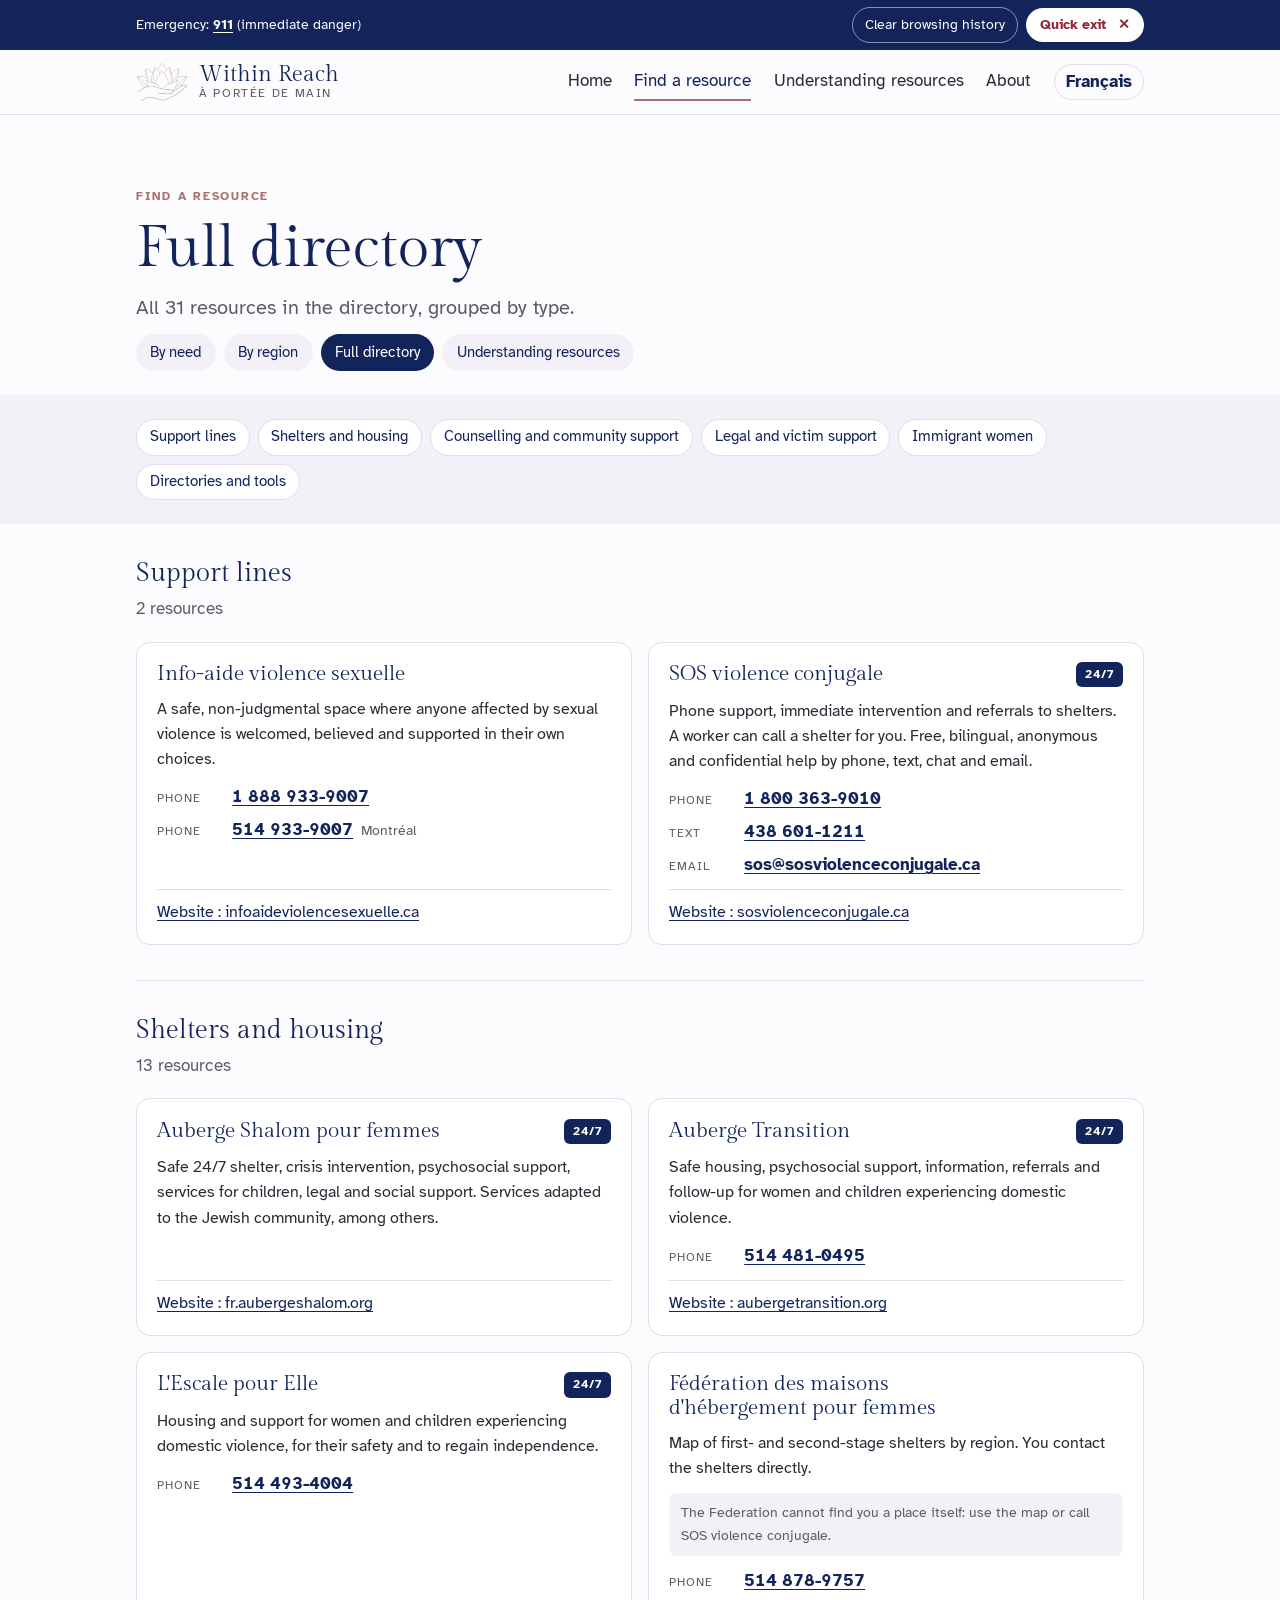
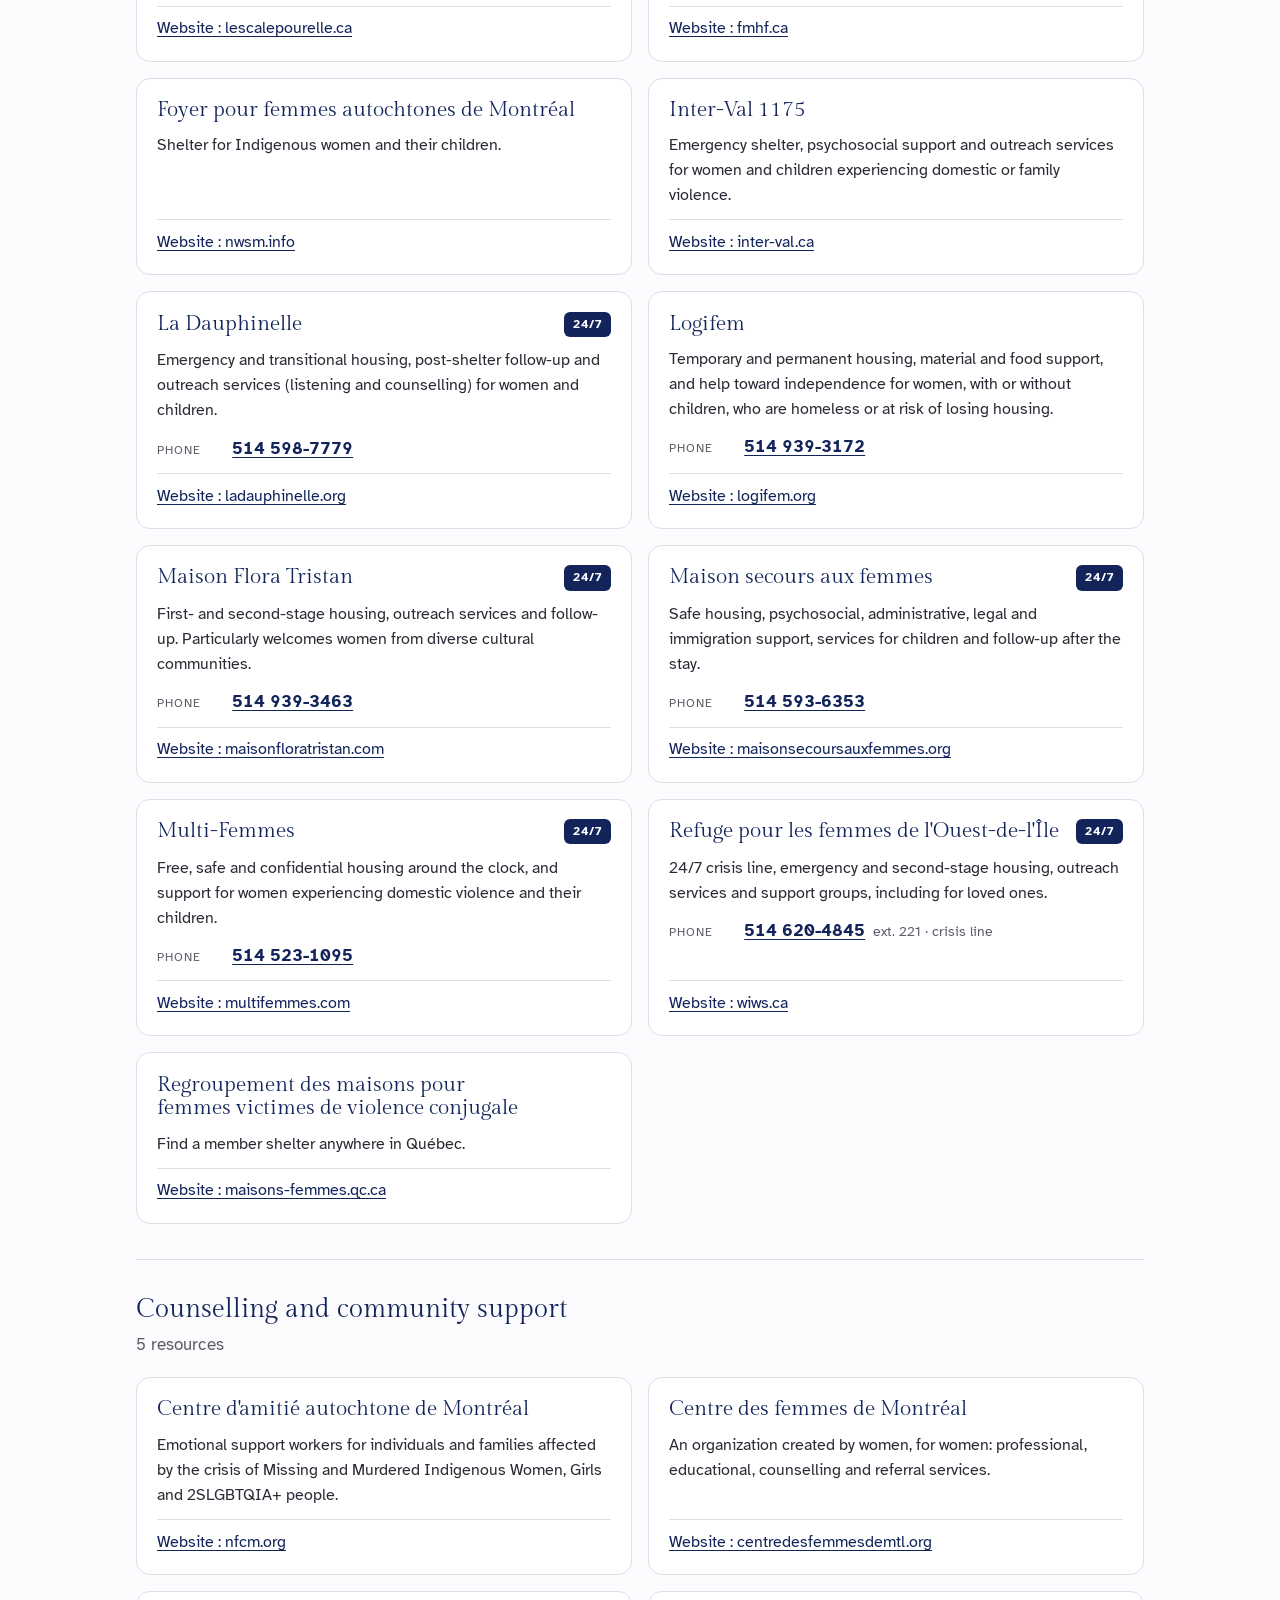
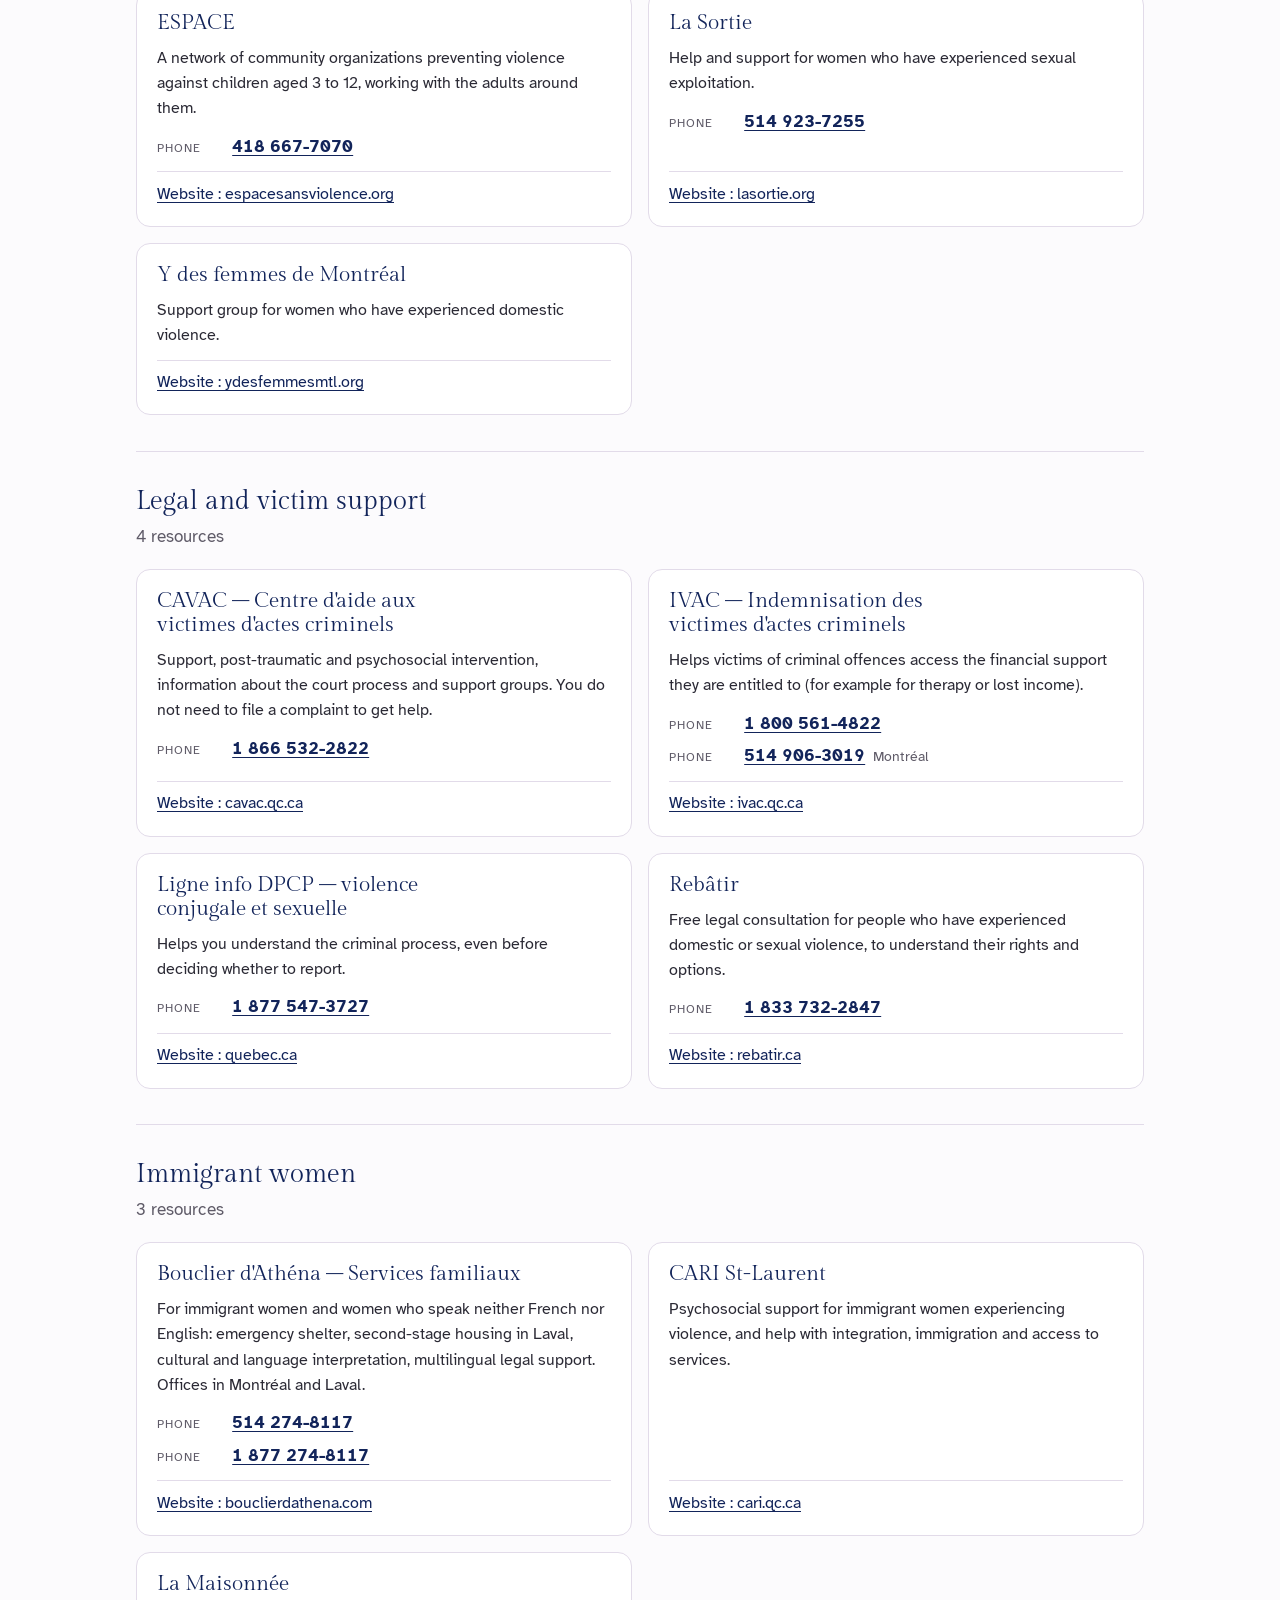
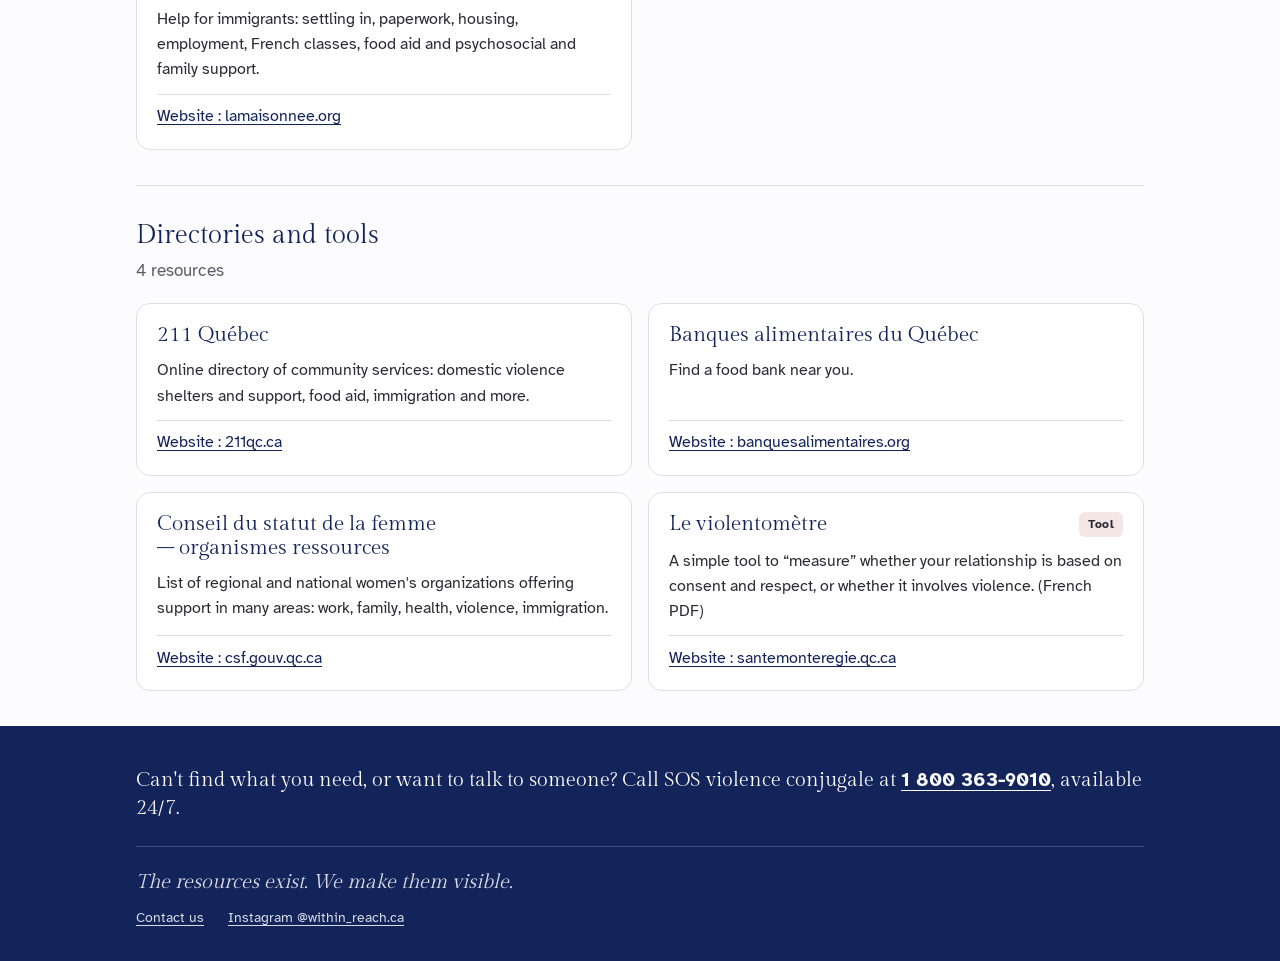
<file: en/repertoire.html>
<!DOCTYPE html>
<html lang="en">
<head>
<meta charset="utf-8">
<meta name="viewport" content="width=device-width, initial-scale=1, viewport-fit=cover">
<title>Full directory · Within Reach</title>
<meta name="description" content="The resources exist. We make them visible.">
<meta name="referrer" content="no-referrer">
<link rel="icon" href="../img/favicon.png" type="image/png">
<link rel="apple-touch-icon" href="../img/apple-touch-icon.png">
<link rel="alternate" hreflang="fr" href="../repertoire.html">
<link rel="preconnect" href="https://fonts.googleapis.com"><link rel="preconnect" href="https://fonts.gstatic.com" crossorigin><link rel="stylesheet" href="https://fonts.googleapis.com/css2?family=Atkinson+Hyperlegible:ital,wght@0,400;0,700;1,400&family=Gilda+Display&display=swap">
<link rel="stylesheet" href="../style.css">
<script data-goatcounter="https://aporteedemain.goatcounter.com/count" async src="https://gc.zgo.at/count.js"></script>
</head>
<body>
<a class="skip" href="#contenu">Skip to content</a>
<div class="safety" role="region" aria-label="Clear browsing history / Quick exit">
  <div class="wrap">
    <p class="safety__911"><span class="safety__label">Emergency: </span><a href="tel:911" data-goatcounter-click="tel-911-barre">911</a> <span class="safety__label">(immediate danger)</span></p>
    <details class="history">
      <summary>Clear browsing history</summary>
      <div class="history__panel">
        <h2>Clear your browsing history</h2>
        <dl><div data-os="android"><dt>Android <span class="mine-tag">For your device</span></dt><dd><b>Chrome:</b> tap <b>⋮</b> → <b>Delete browsing data</b> (or ⋮ → History).<br><b>Samsung Internet:</b> <b>☰</b> → <b>Settings</b> → <b>Personal browsing data</b> → <b>Delete browsing data</b>.</dd></div><div data-os="ios"><dt>iPhone or iPad <span class="mine-tag">For your device</span></dt><dd><b>Safari:</b> open <b>Settings</b> → <b>Safari</b> (or Settings → Apps → Safari) → <b>Clear History and Website Data</b>.<br><b>Chrome:</b> tap <b>…</b> → <b>Delete browsing data</b>.</dd></div><div data-os="windows"><dt>Windows computer <span class="mine-tag">For your device</span></dt><dd><b>Chrome, Edge, Firefox:</b> press <kbd>Ctrl</kbd> + <kbd>Shift</kbd> + <kbd>Delete</kbd>.</dd></div><div data-os="mac"><dt>Mac <span class="mine-tag">For your device</span></dt><dd><b>Chrome, Edge, Firefox:</b> press <kbd>⌘</kbd> + <kbd>Shift</kbd> + <kbd>Delete</kbd>.<br><b>Safari:</b> <b>History</b> menu → <b>Clear History</b>.</dd></div></dl>
        <button type="button" class="hist-toggle" data-more="Show other devices" data-less="Show only my device">Show other devices</button>
        <p class="tip">If clearing all your history might draw attention, delete only the pages from this site. Private browsing does not save your history.</p>
      </div>
    </details>
    <a class="exit" href="https://www.google.com/" rel="noreferrer" onclick="try{if(window.goatcounter&&goatcounter.count)goatcounter.count({path:'quitter-rapidement',title:'Quitter rapidement',event:true})}catch(e){}window.location.replace('https://www.google.com/');return false;">Quick exit<span class="exit__long"> </span> ✕</a>
  </div>
</div>
<header class="site-header">
  <div class="wrap">
    <a class="brand" href="index.html"><img src="../img/lotus.png" alt="" width="52" height="40"><span class="brand__name">Within Reach<small>À portée de main</small></span></a>
    <a class="lang-quick" href="../repertoire.html" data-goatcounter-click="langue-fr" hreflang="fr" lang="fr" aria-label="Français">FR</a>
    <input type="checkbox" id="menu-toggle" class="menu-toggle visually-hidden">
    <label for="menu-toggle" class="menu-btn">Menu</label>
    <nav class="nav" aria-label="Menu"><a href="index.html">Home</a><a href="ressources.html" aria-current="page">Find a resource</a><a href="comprendre.html">Understanding resources</a><a href="a-propos.html">About</a><a class="lang" href="../repertoire.html" data-goatcounter-click="langue-fr" hreflang="fr" lang="fr">Français</a></nav>
  </div>
</header>
<main id="contenu">
<section class="section" style="padding-bottom:1.5rem">
  <div class="wrap section__head" style="margin-bottom:0">
    <p class="eyebrow">Find a resource</p>
    <h1>Full directory</h1>
    <p class="lead prose">All 31 resources in the directory, grouped by type.</p>
    <nav class="subnav" aria-label="Find a resource"><a href="ressources.html">By need</a><a href="regions.html">By region</a><a href="repertoire.html" aria-current="page">Full directory</a><a href="comprendre.html">Understanding resources</a></nav>
  </div>
</section><section class="section section--tint" style="padding-block:1.5rem"><div class="wrap"><ul class="toc"><li><a href="#lignes">Support lines</a></li><li><a href="#hebergement">Shelters and housing</a></li><li><a href="#soutien">Counselling and community support</a></li><li><a href="#juridique">Legal and victim support</a></li><li><a href="#immigration">Immigrant women</a></li><li><a href="#outils">Directories and tools</a></li></ul></div></section>
<div class="wrap"><section class="group" id="lignes" aria-labelledby="h-lignes">
  <div class="group__head"><h2 id="h-lignes">Support lines</h2><p class="muted">2 resources</p></div>
  <ul class="cards"><li><article class="card" id="r-infoaide">
  <div class="card__top"><h3>Info-aide violence sexuelle</h3></div>
  <p>A safe, non-judgmental space where anyone affected by sexual violence is welcomed, believed and supported in their own choices.</p>
  <ul class="contacts"><li><span class="k">Phone</span><a href="tel:18889339007" data-goatcounter-click="tel-infoaide">1 888 933-9007</a></li><li><span class="k">Phone</span><a href="tel:5149339007" data-goatcounter-click="tel-infoaide">514 933-9007</a> <span class="x">Montréal</span></li></ul>
  <p class="card__site"><a href="https://infoaideviolencesexuelle.ca/" data-goatcounter-click="site-infoaide" target="_blank" rel="noopener noreferrer">Website : infoaideviolencesexuelle.ca</a></p>
</article></li><li><article class="card" id="r-sos">
  <div class="card__top"><h3>SOS violence conjugale</h3><span class="badge">24/7</span></div>
  <p>Phone support, immediate intervention and referrals to shelters. A worker can call a shelter for you. Free, bilingual, anonymous and confidential help by phone, text, chat and email.</p>
  <ul class="contacts"><li><span class="k">Phone</span><a href="tel:18003639010" data-goatcounter-click="tel-sos">1 800 363-9010</a></li><li><span class="k">Text</span><a href="sms:4386011211" data-goatcounter-click="texto-sos">438 601-1211</a></li><li><span class="k">Email</span><a href="mailto:sos@sosviolenceconjugale.ca" data-goatcounter-click="courriel-sos">sos@sosviolenceconjugale.ca</a></li></ul>
  <p class="card__site"><a href="https://sosviolenceconjugale.ca/en" data-goatcounter-click="site-sos" target="_blank" rel="noopener noreferrer">Website : sosviolenceconjugale.ca</a></p>
</article></li></ul>
</section><section class="group" id="hebergement" aria-labelledby="h-hebergement">
  <div class="group__head"><h2 id="h-hebergement">Shelters and housing</h2><p class="muted">13 resources</p></div>
  <ul class="cards"><li><article class="card" id="r-shalom">
  <div class="card__top"><h3>Auberge Shalom pour femmes</h3><span class="badge">24/7</span></div>
  <p>Safe 24/7 shelter, crisis intervention, psychosocial support, services for children, legal and social support. Services adapted to the Jewish community, among others.</p>
  
  <p class="card__site"><a href="https://fr.aubergeshalom.org/" data-goatcounter-click="site-shalom" target="_blank" rel="noopener noreferrer">Website : fr.aubergeshalom.org</a></p>
</article></li><li><article class="card" id="r-aubergetransition">
  <div class="card__top"><h3>Auberge Transition</h3><span class="badge">24/7</span></div>
  <p>Safe housing, psychosocial support, information, referrals and follow-up for women and children experiencing domestic violence.</p>
  <ul class="contacts"><li><span class="k">Phone</span><a href="tel:5144810495" data-goatcounter-click="tel-aubergetransition">514 481-0495</a></li></ul>
  <p class="card__site"><a href="https://www.aubergetransition.org/" data-goatcounter-click="site-aubergetransition" target="_blank" rel="noopener noreferrer">Website : aubergetransition.org</a></p>
</article></li><li><article class="card" id="r-escale">
  <div class="card__top"><h3>L&#x27;Escale pour Elle</h3><span class="badge">24/7</span></div>
  <p>Housing and support for women and children experiencing domestic violence, for their safety and to regain independence.</p>
  <ul class="contacts"><li><span class="k">Phone</span><a href="tel:5144934004" data-goatcounter-click="tel-escale">514 493-4004</a></li></ul>
  <p class="card__site"><a href="https://www.lescalepourelle.ca/" data-goatcounter-click="site-escale" target="_blank" rel="noopener noreferrer">Website : lescalepourelle.ca</a></p>
</article></li><li><article class="card" id="r-fmhf">
  <div class="card__top"><h3>Fédération des maisons d&#x27;hébergement pour femmes</h3></div>
  <p>Map of first- and second-stage shelters by region. You contact the shelters directly.</p><p class="note">The Federation cannot find you a place itself: use the map or call SOS violence conjugale.</p>
  <ul class="contacts"><li><span class="k">Phone</span><a href="tel:5148789757" data-goatcounter-click="tel-fmhf">514 878-9757</a></li></ul>
  <p class="card__site"><a href="https://fmhf.ca/" data-goatcounter-click="site-fmhf" target="_blank" rel="noopener noreferrer">Website : fmhf.ca</a></p>
</article></li><li><article class="card" id="r-foyer">
  <div class="card__top"><h3>Foyer pour femmes autochtones de Montréal</h3></div>
  <p>Shelter for Indigenous women and their children.</p>
  
  <p class="card__site"><a href="https://www.nwsm.info/" data-goatcounter-click="site-foyer" target="_blank" rel="noopener noreferrer">Website : nwsm.info</a></p>
</article></li><li><article class="card" id="r-interval">
  <div class="card__top"><h3>Inter-Val 1175</h3></div>
  <p>Emergency shelter, psychosocial support and outreach services for women and children experiencing domestic or family violence.</p>
  
  <p class="card__site"><a href="https://www.inter-val.ca/en" data-goatcounter-click="site-interval" target="_blank" rel="noopener noreferrer">Website : inter-val.ca</a></p>
</article></li><li><article class="card" id="r-dauphinelle">
  <div class="card__top"><h3>La Dauphinelle</h3><span class="badge">24/7</span></div>
  <p>Emergency and transitional housing, post-shelter follow-up and outreach services (listening and counselling) for women and children.</p>
  <ul class="contacts"><li><span class="k">Phone</span><a href="tel:5145987779" data-goatcounter-click="tel-dauphinelle">514 598-7779</a></li></ul>
  <p class="card__site"><a href="https://ladauphinelle.org/" data-goatcounter-click="site-dauphinelle" target="_blank" rel="noopener noreferrer">Website : ladauphinelle.org</a></p>
</article></li><li><article class="card" id="r-logifem">
  <div class="card__top"><h3>Logifem</h3></div>
  <p>Temporary and permanent housing, material and food support, and help toward independence for women, with or without children, who are homeless or at risk of losing housing.</p>
  <ul class="contacts"><li><span class="k">Phone</span><a href="tel:5149393172" data-goatcounter-click="tel-logifem">514 939-3172</a></li></ul>
  <p class="card__site"><a href="https://logifem.org/" data-goatcounter-click="site-logifem" target="_blank" rel="noopener noreferrer">Website : logifem.org</a></p>
</article></li><li><article class="card" id="r-flora">
  <div class="card__top"><h3>Maison Flora Tristan</h3><span class="badge">24/7</span></div>
  <p>First- and second-stage housing, outreach services and follow-up. Particularly welcomes women from diverse cultural communities.</p>
  <ul class="contacts"><li><span class="k">Phone</span><a href="tel:5149393463" data-goatcounter-click="tel-flora">514 939-3463</a></li></ul>
  <p class="card__site"><a href="https://maisonfloratristan.com/" data-goatcounter-click="site-flora" target="_blank" rel="noopener noreferrer">Website : maisonfloratristan.com</a></p>
</article></li><li><article class="card" id="r-secours">
  <div class="card__top"><h3>Maison secours aux femmes</h3><span class="badge">24/7</span></div>
  <p>Safe housing, psychosocial, administrative, legal and immigration support, services for children and follow-up after the stay.</p>
  <ul class="contacts"><li><span class="k">Phone</span><a href="tel:5145936353" data-goatcounter-click="tel-secours">514 593-6353</a></li></ul>
  <p class="card__site"><a href="https://www.maisonsecoursauxfemmes.org/" data-goatcounter-click="site-secours" target="_blank" rel="noopener noreferrer">Website : maisonsecoursauxfemmes.org</a></p>
</article></li><li><article class="card" id="r-multifemmes">
  <div class="card__top"><h3>Multi-Femmes</h3><span class="badge">24/7</span></div>
  <p>Free, safe and confidential housing around the clock, and support for women experiencing domestic violence and their children.</p>
  <ul class="contacts"><li><span class="k">Phone</span><a href="tel:5145231095" data-goatcounter-click="tel-multifemmes">514 523-1095</a></li></ul>
  <p class="card__site"><a href="https://multifemmes.com/" data-goatcounter-click="site-multifemmes" target="_blank" rel="noopener noreferrer">Website : multifemmes.com</a></p>
</article></li><li><article class="card" id="r-wiws">
  <div class="card__top"><h3>Refuge pour les femmes de l&#x27;Ouest-de-l&#x27;Île</h3><span class="badge">24/7</span></div>
  <p>24/7 crisis line, emergency and second-stage housing, outreach services and support groups, including for loved ones.</p>
  <ul class="contacts"><li><span class="k">Phone</span><a href="tel:5146204845" data-goatcounter-click="tel-wiws">514 620-4845</a> <span class="x">ext. 221 · crisis line</span></li></ul>
  <p class="card__site"><a href="https://wiws.ca/" data-goatcounter-click="site-wiws" target="_blank" rel="noopener noreferrer">Website : wiws.ca</a></p>
</article></li><li><article class="card" id="r-rmfvvc">
  <div class="card__top"><h3>Regroupement des maisons pour femmes victimes de violence conjugale</h3></div>
  <p>Find a member shelter anywhere in Québec.</p>
  
  <p class="card__site"><a href="https://maisons-femmes.qc.ca/" data-goatcounter-click="site-rmfvvc" target="_blank" rel="noopener noreferrer">Website : maisons-femmes.qc.ca</a></p>
</article></li></ul>
</section><section class="group" id="soutien" aria-labelledby="h-soutien">
  <div class="group__head"><h2 id="h-soutien">Counselling and community support</h2><p class="muted">5 resources</p></div>
  <ul class="cards"><li><article class="card" id="r-nfcm">
  <div class="card__top"><h3>Centre d&#x27;amitié autochtone de Montréal</h3></div>
  <p>Emotional support workers for individuals and families affected by the crisis of Missing and Murdered Indigenous Women, Girls and 2SLGBTQIA+ people.</p>
  
  <p class="card__site"><a href="https://www.nfcm.org/en/" data-goatcounter-click="site-nfcm" target="_blank" rel="noopener noreferrer">Website : nfcm.org</a></p>
</article></li><li><article class="card" id="r-cfm">
  <div class="card__top"><h3>Centre des femmes de Montréal</h3></div>
  <p>An organization created by women, for women: professional, educational, counselling and referral services.</p>
  
  <p class="card__site"><a href="https://centredesfemmesdemtl.org/" data-goatcounter-click="site-cfm" target="_blank" rel="noopener noreferrer">Website : centredesfemmesdemtl.org</a></p>
</article></li><li><article class="card" id="r-espace">
  <div class="card__top"><h3>ESPACE</h3></div>
  <p>A network of community organizations preventing violence against children aged 3 to 12, working with the adults around them.</p>
  <ul class="contacts"><li><span class="k">Phone</span><a href="tel:4186677070" data-goatcounter-click="tel-espace">418 667-7070</a></li></ul>
  <p class="card__site"><a href="https://espacesansviolence.org/" data-goatcounter-click="site-espace" target="_blank" rel="noopener noreferrer">Website : espacesansviolence.org</a></p>
</article></li><li><article class="card" id="r-lasortie">
  <div class="card__top"><h3>La Sortie</h3></div>
  <p>Help and support for women who have experienced sexual exploitation.</p>
  <ul class="contacts"><li><span class="k">Phone</span><a href="tel:5149237255" data-goatcounter-click="tel-lasortie">514 923-7255</a></li></ul>
  <p class="card__site"><a href="https://lasortie.org/" data-goatcounter-click="site-lasortie" target="_blank" rel="noopener noreferrer">Website : lasortie.org</a></p>
</article></li><li><article class="card" id="r-ydesfemmes">
  <div class="card__top"><h3>Y des femmes de Montréal</h3></div>
  <p>Support group for women who have experienced domestic violence.</p>
  
  <p class="card__site"><a href="https://www.ydesfemmesmtl.org/groupe-de-soutien-pour-femmes-victimes-de-violence-conjugale/" data-goatcounter-click="site-ydesfemmes" target="_blank" rel="noopener noreferrer">Website : ydesfemmesmtl.org</a></p>
</article></li></ul>
</section><section class="group" id="juridique" aria-labelledby="h-juridique">
  <div class="group__head"><h2 id="h-juridique">Legal and victim support</h2><p class="muted">4 resources</p></div>
  <ul class="cards"><li><article class="card" id="r-cavac">
  <div class="card__top"><h3>CAVAC – Centre d&#x27;aide aux victimes d&#x27;actes criminels</h3></div>
  <p>Support, post-traumatic and psychosocial intervention, information about the court process and support groups. You do not need to file a complaint to get help.</p>
  <ul class="contacts"><li><span class="k">Phone</span><a href="tel:18665322822" data-goatcounter-click="tel-cavac">1 866 532-2822</a></li></ul>
  <p class="card__site"><a href="https://cavac.qc.ca/" data-goatcounter-click="site-cavac" target="_blank" rel="noopener noreferrer">Website : cavac.qc.ca</a></p>
</article></li><li><article class="card" id="r-ivac">
  <div class="card__top"><h3>IVAC – Indemnisation des victimes d&#x27;actes criminels</h3></div>
  <p>Helps victims of criminal offences access the financial support they are entitled to (for example for therapy or lost income).</p>
  <ul class="contacts"><li><span class="k">Phone</span><a href="tel:18005614822" data-goatcounter-click="tel-ivac">1 800 561-4822</a></li><li><span class="k">Phone</span><a href="tel:5149063019" data-goatcounter-click="tel-ivac">514 906-3019</a> <span class="x">Montréal</span></li></ul>
  <p class="card__site"><a href="https://www.ivac.qc.ca/Pages/faire-demande-de-qualification.aspx" data-goatcounter-click="site-ivac" target="_blank" rel="noopener noreferrer">Website : ivac.qc.ca</a></p>
</article></li><li><article class="card" id="r-dpcp">
  <div class="card__top"><h3>Ligne info DPCP – violence conjugale et sexuelle</h3></div>
  <p>Helps you understand the criminal process, even before deciding whether to report.</p>
  <ul class="contacts"><li><span class="k">Phone</span><a href="tel:18775473727" data-goatcounter-click="tel-dpcp">1 877 547-3727</a></li></ul>
  <p class="card__site"><a href="https://www.quebec.ca/gouvernement/ministeres-organismes/directeur-poursuites-criminelles-penales/coordonnees-structure" data-goatcounter-click="site-dpcp" target="_blank" rel="noopener noreferrer">Website : quebec.ca</a></p>
</article></li><li><article class="card" id="r-rebatir">
  <div class="card__top"><h3>Rebâtir</h3></div>
  <p>Free legal consultation for people who have experienced domestic or sexual violence, to understand their rights and options.</p>
  <ul class="contacts"><li><span class="k">Phone</span><a href="tel:18337322847" data-goatcounter-click="tel-rebatir">1 833 732-2847</a></li></ul>
  <p class="card__site"><a href="https://rebatir.ca/" data-goatcounter-click="site-rebatir" target="_blank" rel="noopener noreferrer">Website : rebatir.ca</a></p>
</article></li></ul>
</section><section class="group" id="immigration" aria-labelledby="h-immigration">
  <div class="group__head"><h2 id="h-immigration">Immigrant women</h2><p class="muted">3 resources</p></div>
  <ul class="cards"><li><article class="card" id="r-bouclier">
  <div class="card__top"><h3>Bouclier d&#x27;Athéna – Services familiaux</h3></div>
  <p>For immigrant women and women who speak neither French nor English: emergency shelter, second-stage housing in Laval, cultural and language interpretation, multilingual legal support. Offices in Montréal and Laval.</p>
  <ul class="contacts"><li><span class="k">Phone</span><a href="tel:5142748117" data-goatcounter-click="tel-bouclier">514 274-8117</a></li><li><span class="k">Phone</span><a href="tel:18772748117" data-goatcounter-click="tel-bouclier">1 877 274-8117</a></li></ul>
  <p class="card__site"><a href="https://bouclierdathena.com/" data-goatcounter-click="site-bouclier" target="_blank" rel="noopener noreferrer">Website : bouclierdathena.com</a></p>
</article></li><li><article class="card" id="r-cari">
  <div class="card__top"><h3>CARI St-Laurent</h3></div>
  <p>Psychosocial support for immigrant women experiencing violence, and help with integration, immigration and access to services.</p>
  
  <p class="card__site"><a href="https://www.cari.qc.ca/" data-goatcounter-click="site-cari" target="_blank" rel="noopener noreferrer">Website : cari.qc.ca</a></p>
</article></li><li><article class="card" id="r-maisonnee">
  <div class="card__top"><h3>La Maisonnée</h3></div>
  <p>Help for immigrants: settling in, paperwork, housing, employment, French classes, food aid and psychosocial and family support.</p>
  
  <p class="card__site"><a href="https://lamaisonnee.org/fr/" data-goatcounter-click="site-maisonnee" target="_blank" rel="noopener noreferrer">Website : lamaisonnee.org</a></p>
</article></li></ul>
</section><section class="group" id="outils" aria-labelledby="h-outils">
  <div class="group__head"><h2 id="h-outils">Directories and tools</h2><p class="muted">4 resources</p></div>
  <ul class="cards"><li><article class="card" id="r-211">
  <div class="card__top"><h3>211 Québec</h3></div>
  <p>Online directory of community services: domestic violence shelters and support, food aid, immigration and more.</p>
  
  <p class="card__site"><a href="https://www.211qc.ca/categories?category=Violence+et+maltraitance&amp;subcategory=Violence+conjugale+%3A+refuges+et+soutien" data-goatcounter-click="site-211" target="_blank" rel="noopener noreferrer">Website : 211qc.ca</a></p>
</article></li><li><article class="card" id="r-banques">
  <div class="card__top"><h3>Banques alimentaires du Québec</h3></div>
  <p>Find a food bank near you.</p>
  
  <p class="card__site"><a href="https://banquesalimentaires.org/ou-trouver-de-laide-alimentaire/" data-goatcounter-click="site-banques" target="_blank" rel="noopener noreferrer">Website : banquesalimentaires.org</a></p>
</article></li><li><article class="card" id="r-csf">
  <div class="card__top"><h3>Conseil du statut de la femme – organismes ressources</h3></div>
  <p>List of regional and national women&#x27;s organizations offering support in many areas: work, family, health, violence, immigration.</p>
  
  <p class="card__site"><a href="https://csf.gouv.qc.ca/ressources-externes/organismes-ressources/" data-goatcounter-click="site-csf" target="_blank" rel="noopener noreferrer">Website : csf.gouv.qc.ca</a></p>
</article></li><li><article class="card" id="r-violentometre">
  <div class="card__top"><h3>Le violentomètre</h3><span class="badge badge--tool">Tool</span></div>
  <p>A simple tool to “measure” whether your relationship is based on consent and respect, or whether it involves violence. (French PDF)</p>
  
  <p class="card__site"><a href="https://santemonteregie.qc.ca/sites/default/files/2021/04/violentometre-maj-web2.pdf" data-goatcounter-click="site-violentometre" target="_blank" rel="noopener noreferrer">Website : santemonteregie.qc.ca</a></p>
</article></li></ul>
</section></div>
</main>
<footer class="site-footer">
  <div class="wrap">
    <p class="footer-sos">Can't find what you need, or want to talk to someone? Call SOS violence conjugale at <a href="tel:18003639010" data-goatcounter-click="tel-sos-pied-de-page">1 800 363-9010</a>, available 24/7.</p>
    <div class="footer-meta">
      <span class="slogan">The resources exist. We make them visible.</span>
      <a href="a-propos.html#contact">Contact us</a>
      <a href="https://www.instagram.com/within_reach.ca/" rel="noreferrer">Instagram @within_reach.ca</a>
    </div>
  </div>
</footer>
<script>
/* Anonymous count (GoatCounter, no cookies) when the history panel is opened. */
(function () {
  var d = document.querySelectorAll("details.history");
  for (var i = 0; i < d.length; i++) d[i].addEventListener("toggle", function () {
    if (this.open && window.goatcounter && goatcounter.count) goatcounter.count({ path: "effacer-historique-ouvert", title: "Effacer l'historique (ouvert)", event: true });
  });
})();
/* Show the history instructions for the visitor's device first. Without JavaScript, every device is listed. */
(function () {
  var ua = navigator.userAgent, os = null;
  if (/iPhone|iPad|iPod/.test(ua) || (/Macintosh/.test(ua) && navigator.maxTouchPoints > 1)) os = "ios";
  else if (/Android/.test(ua)) os = "android";
  else if (/Macintosh|Mac OS X/.test(ua)) os = "mac";
  else if (/Windows/.test(ua)) os = "windows";
  if (!os) return;
  var panels = document.querySelectorAll(".history__panel");
  for (var i = 0; i < panels.length; i++) {
    var p = panels[i], mine = p.querySelector('[data-os="' + os + '"]'), btn = p.querySelector(".hist-toggle");
    if (!mine || !btn) continue;
    mine.classList.add("is-mine");
    mine.parentNode.insertBefore(mine, mine.parentNode.firstChild);
    p.classList.add("has-mine");
    btn.addEventListener("click", function () {
      var panel = this.closest(".history__panel"), open = panel.classList.toggle("show-all");
      this.textContent = open ? this.getAttribute("data-less") : this.getAttribute("data-more");
    });
  }
})();
</script>
</body>
</html>
</file>
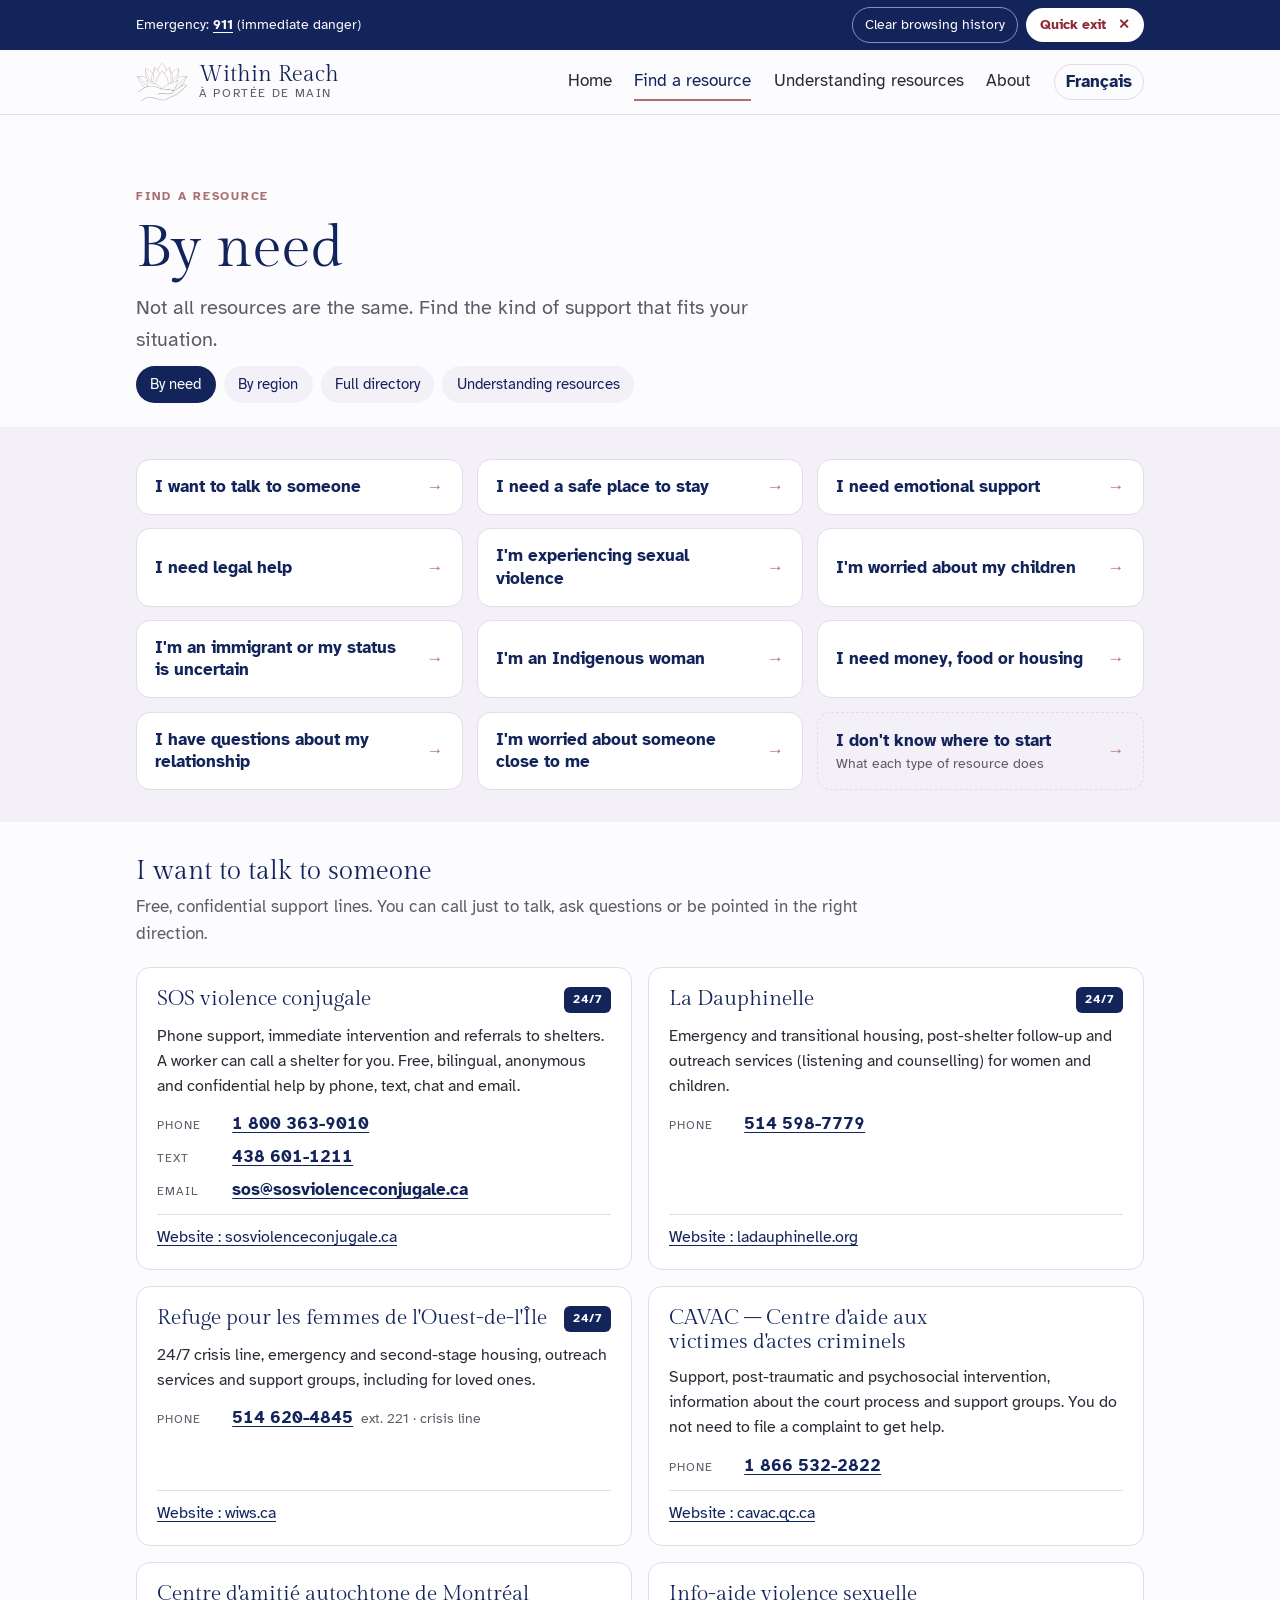
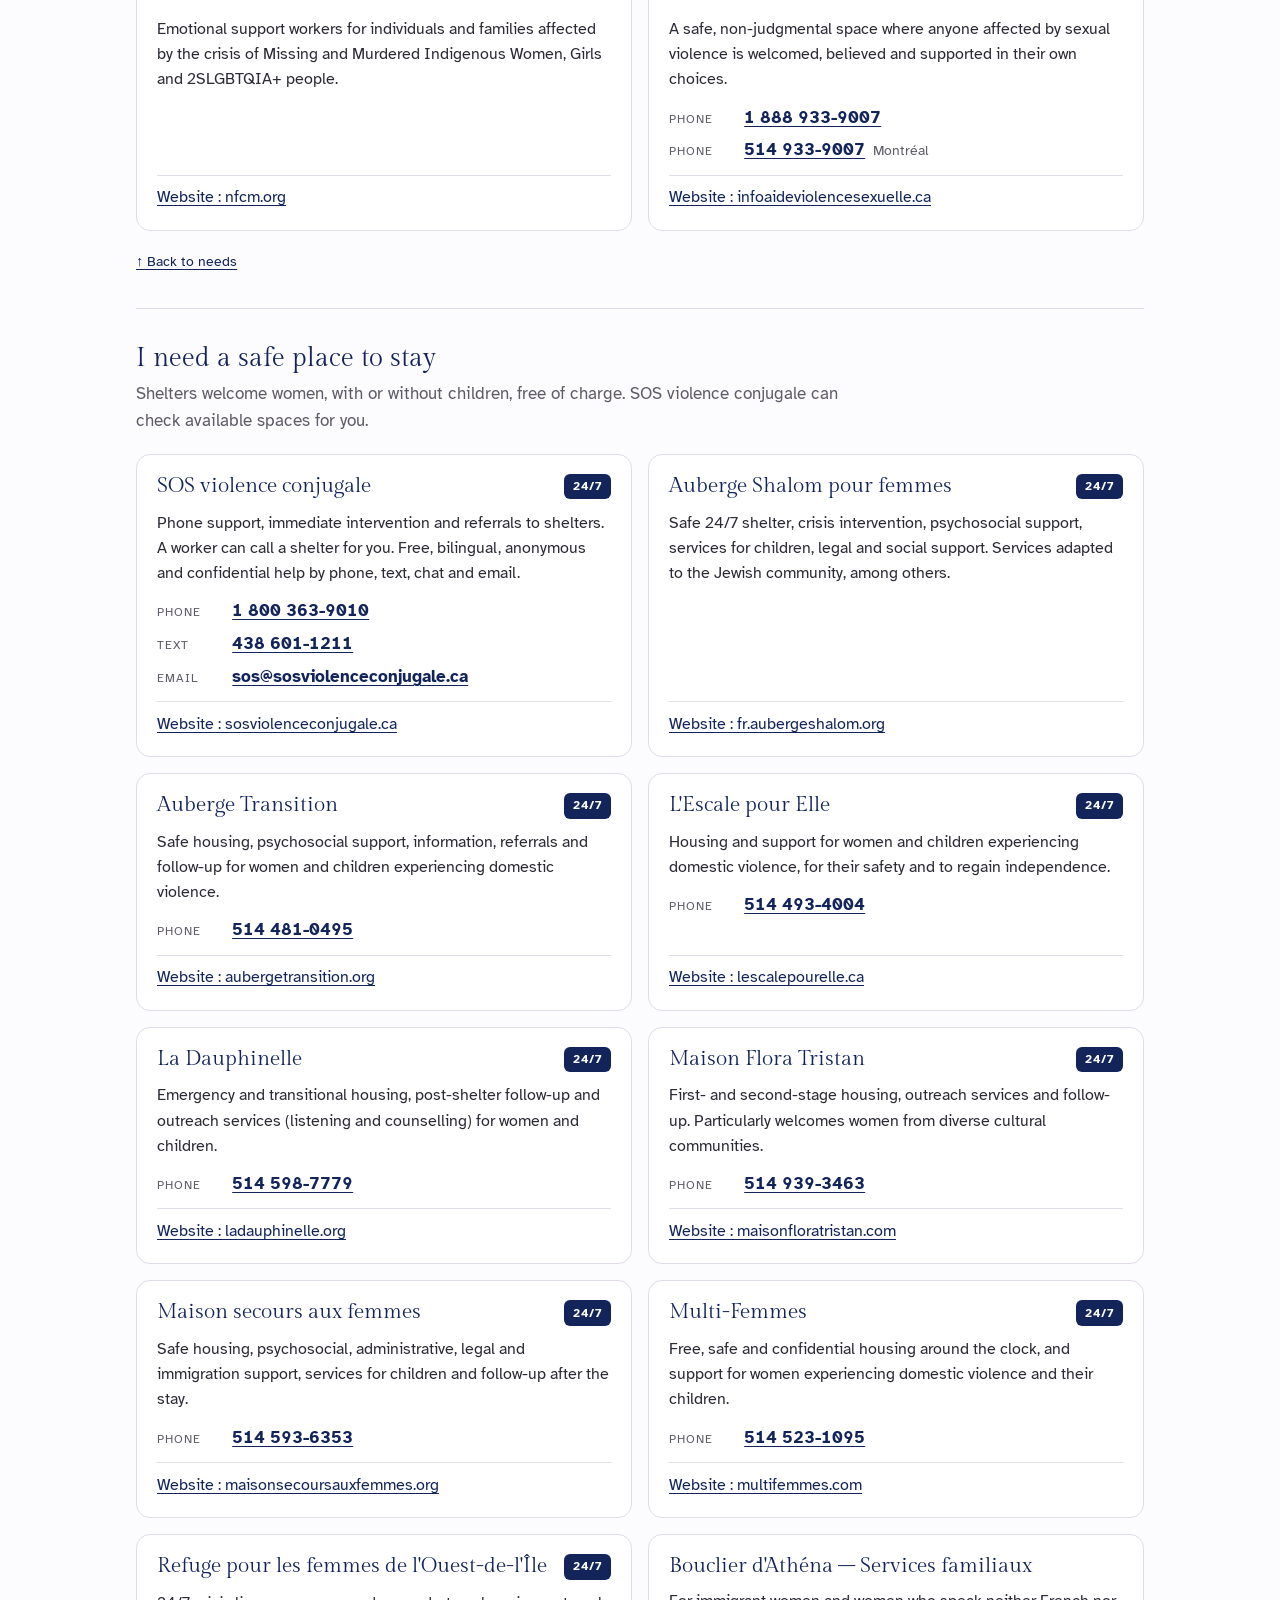
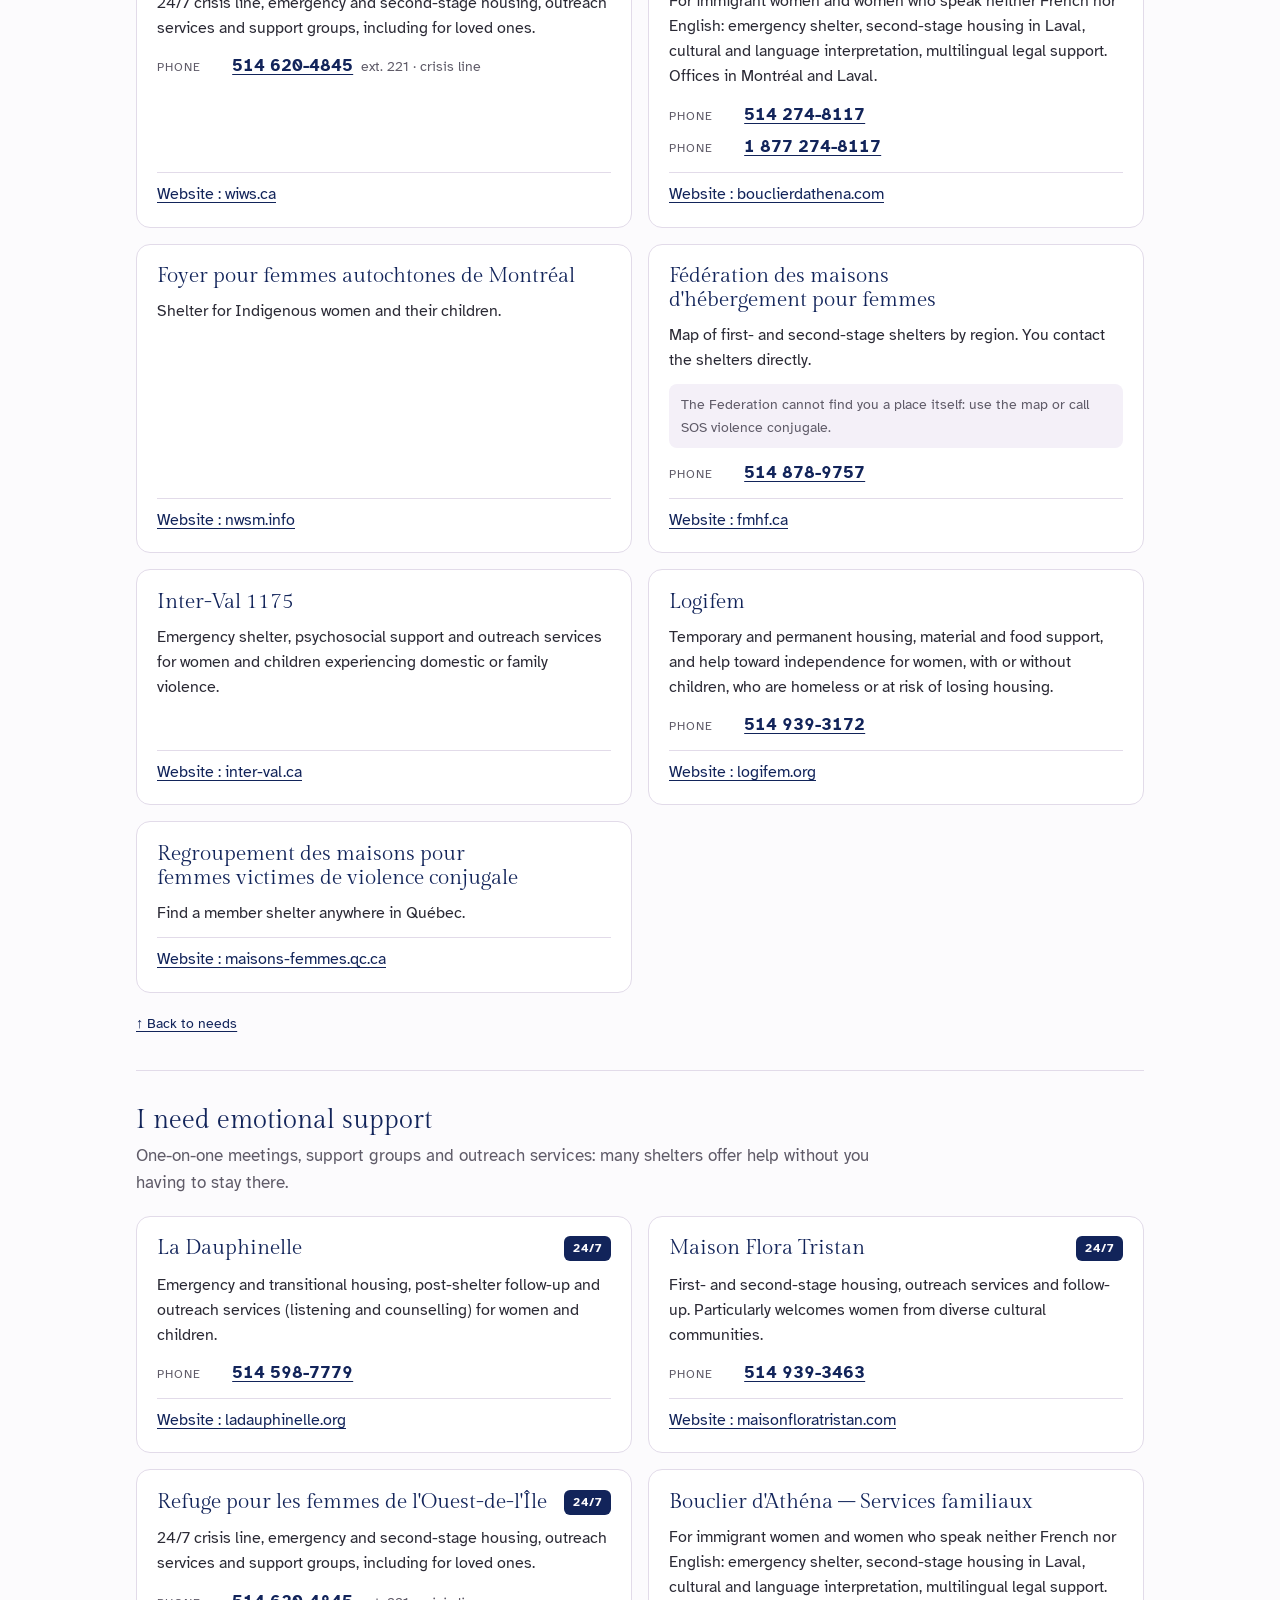
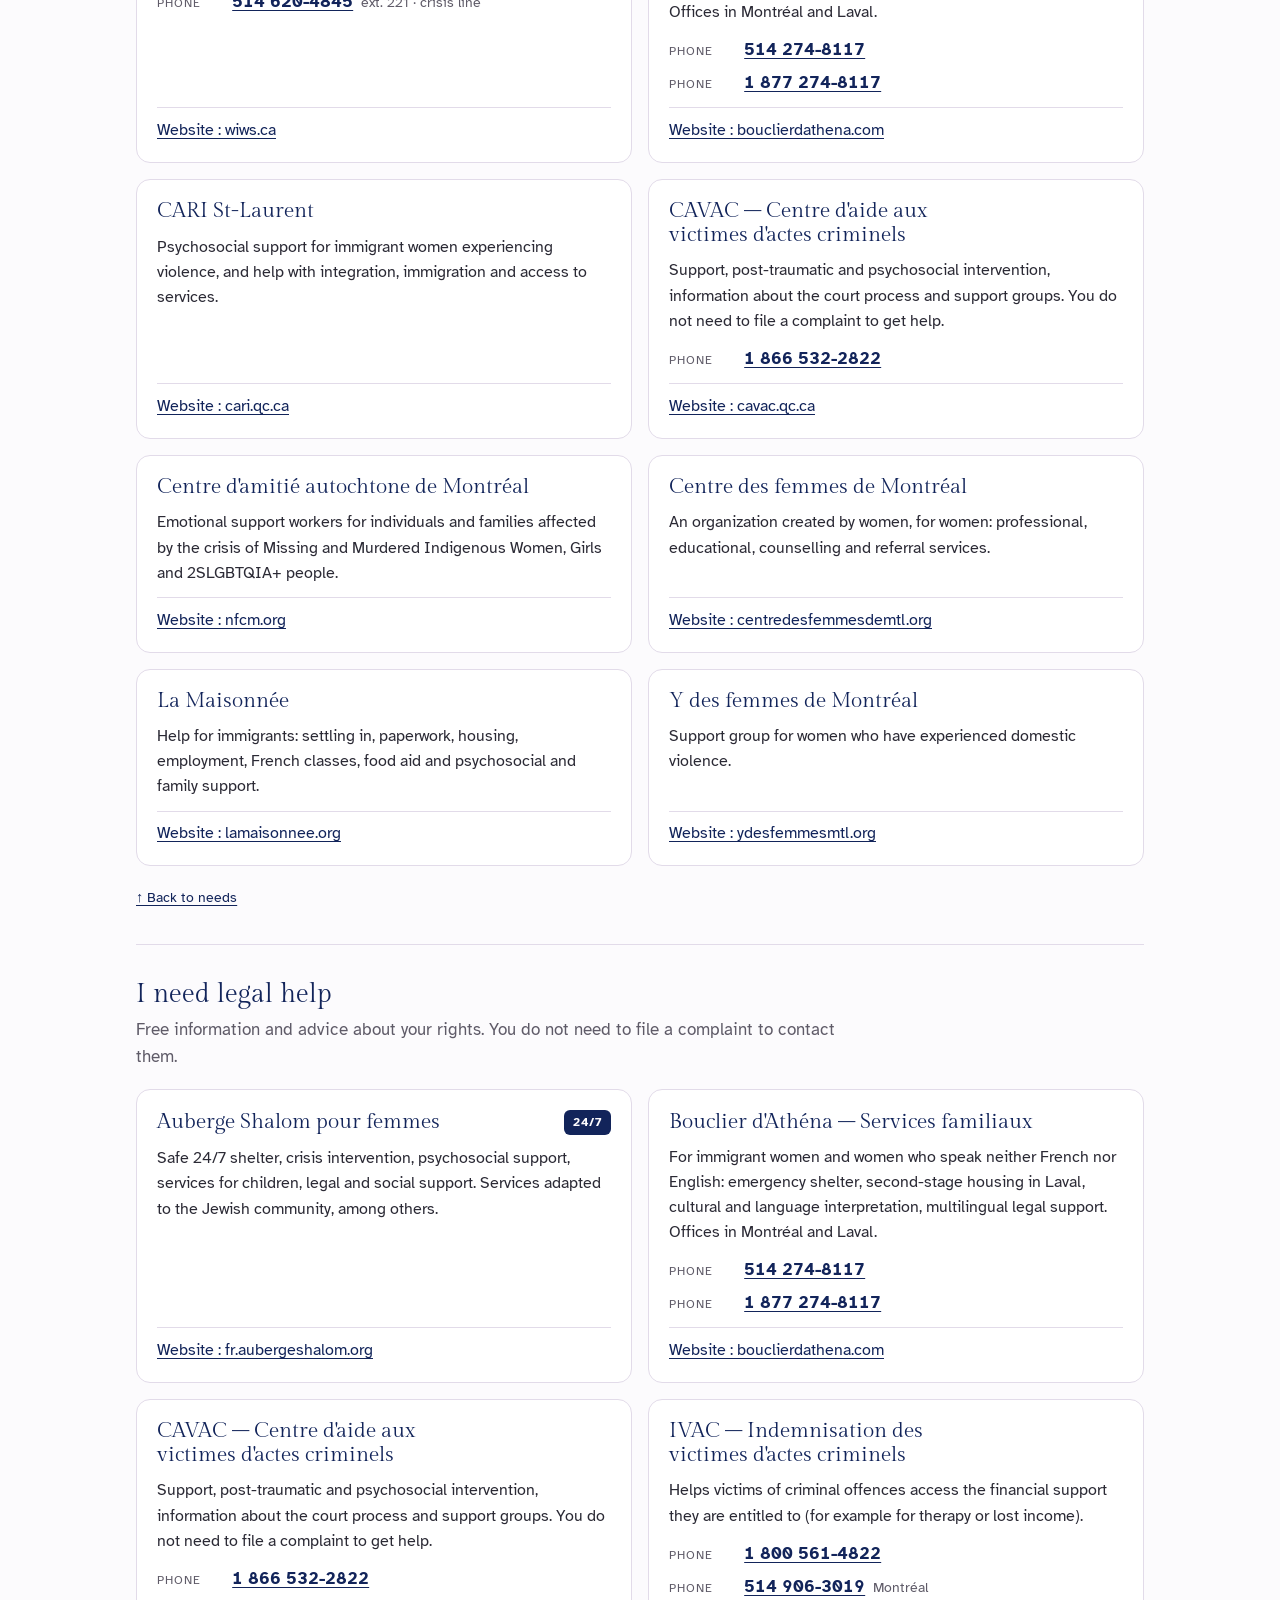
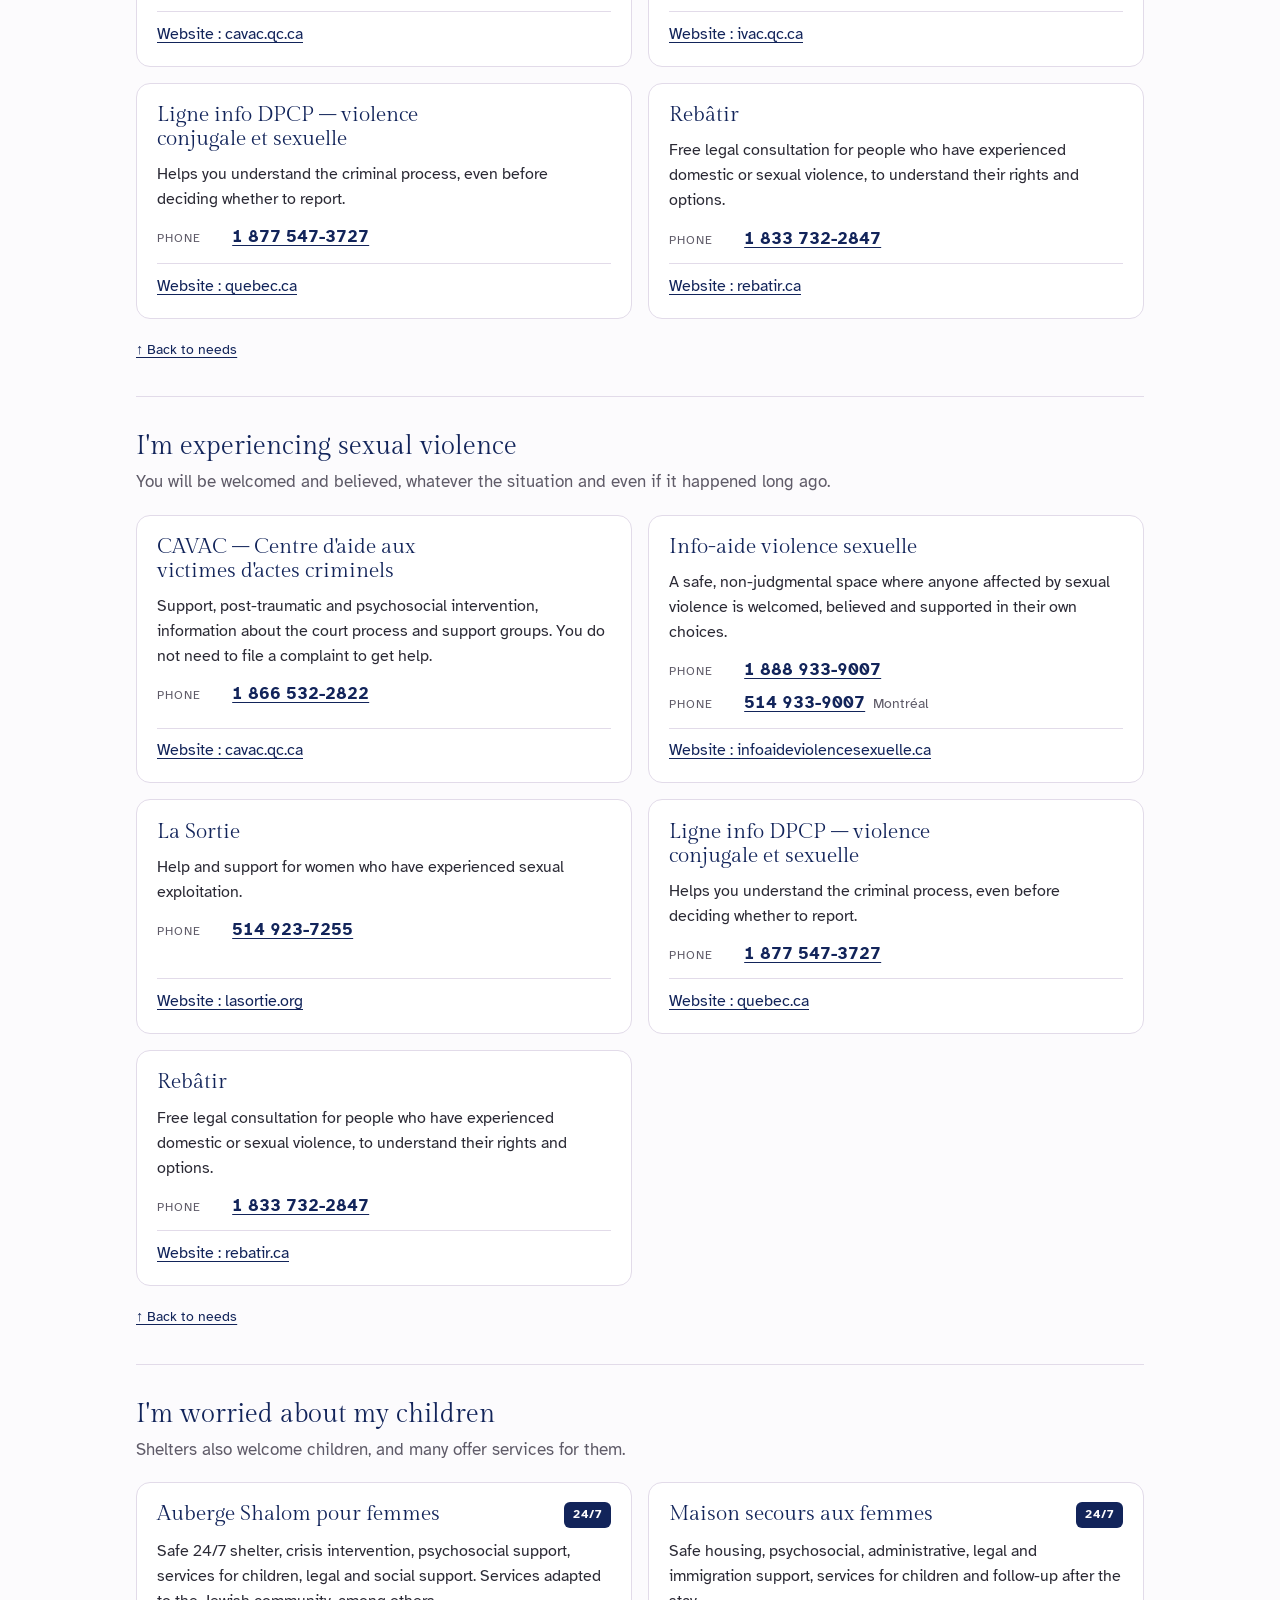
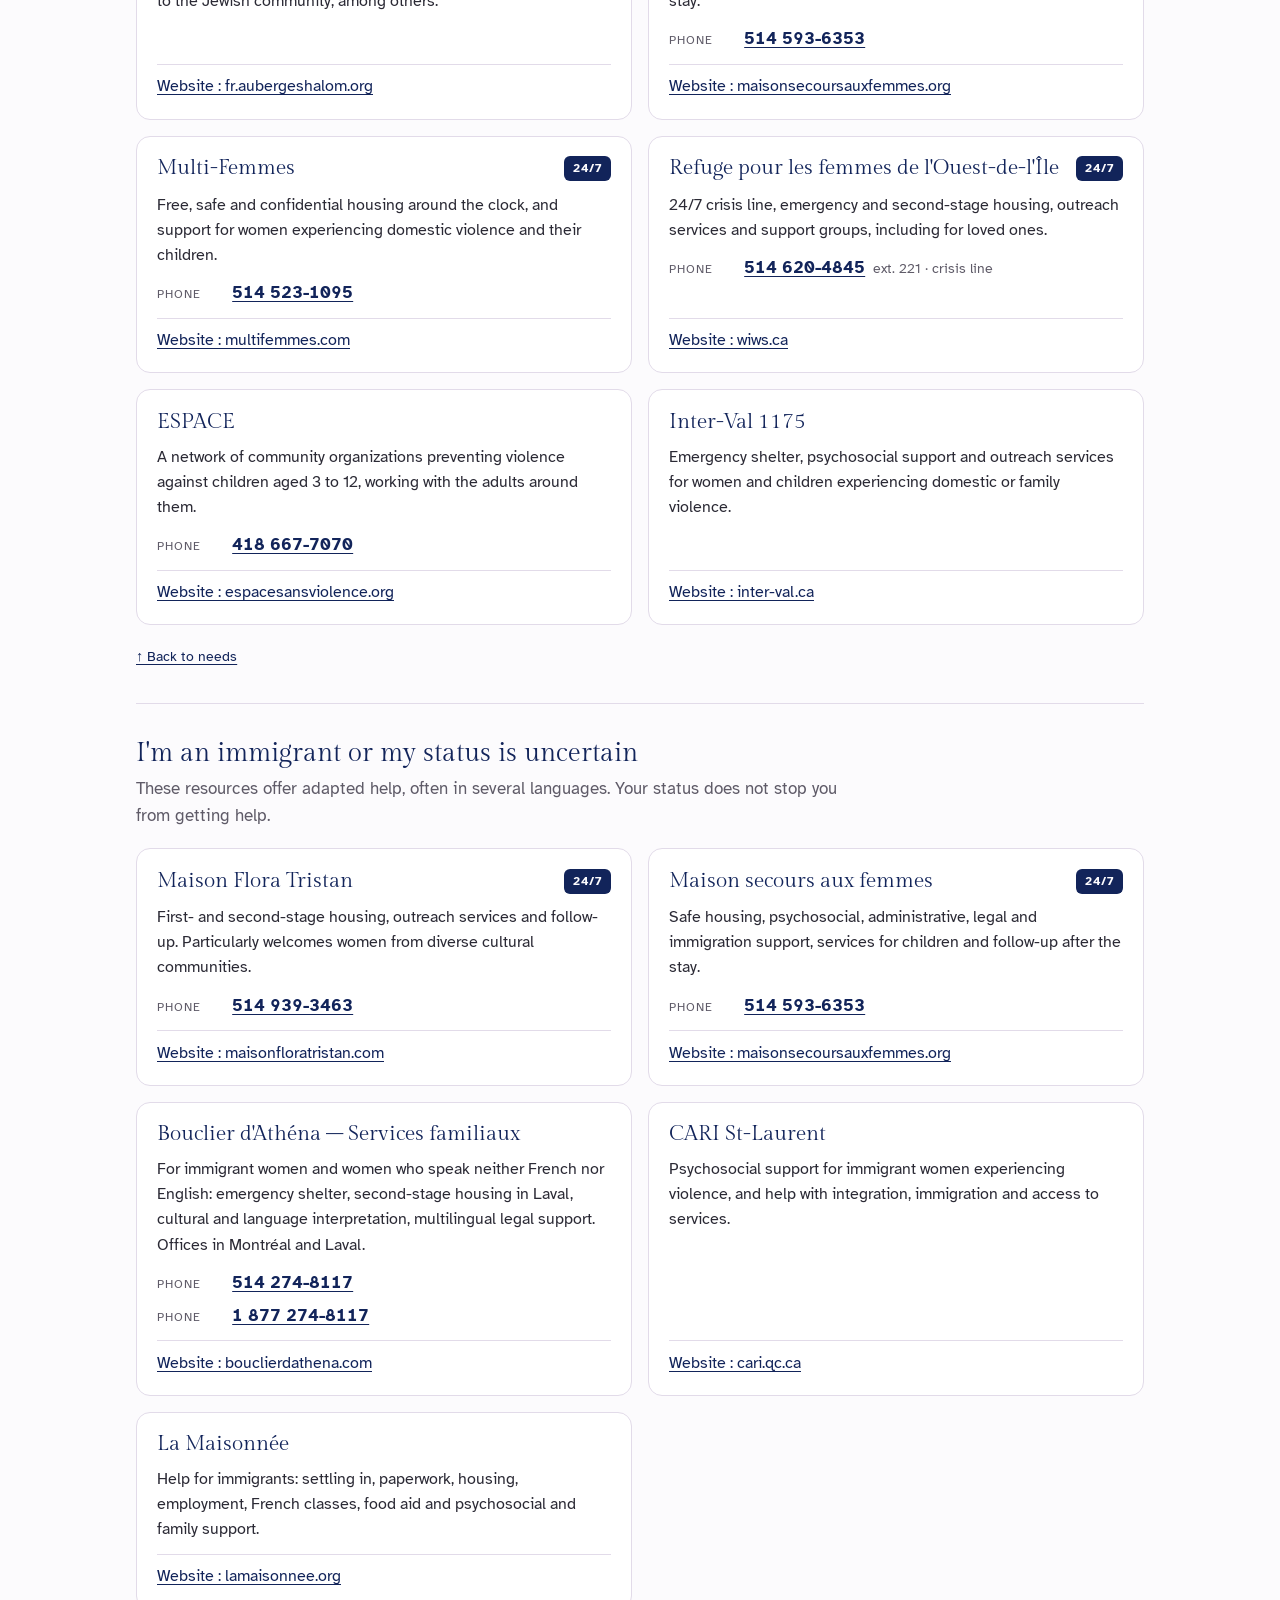
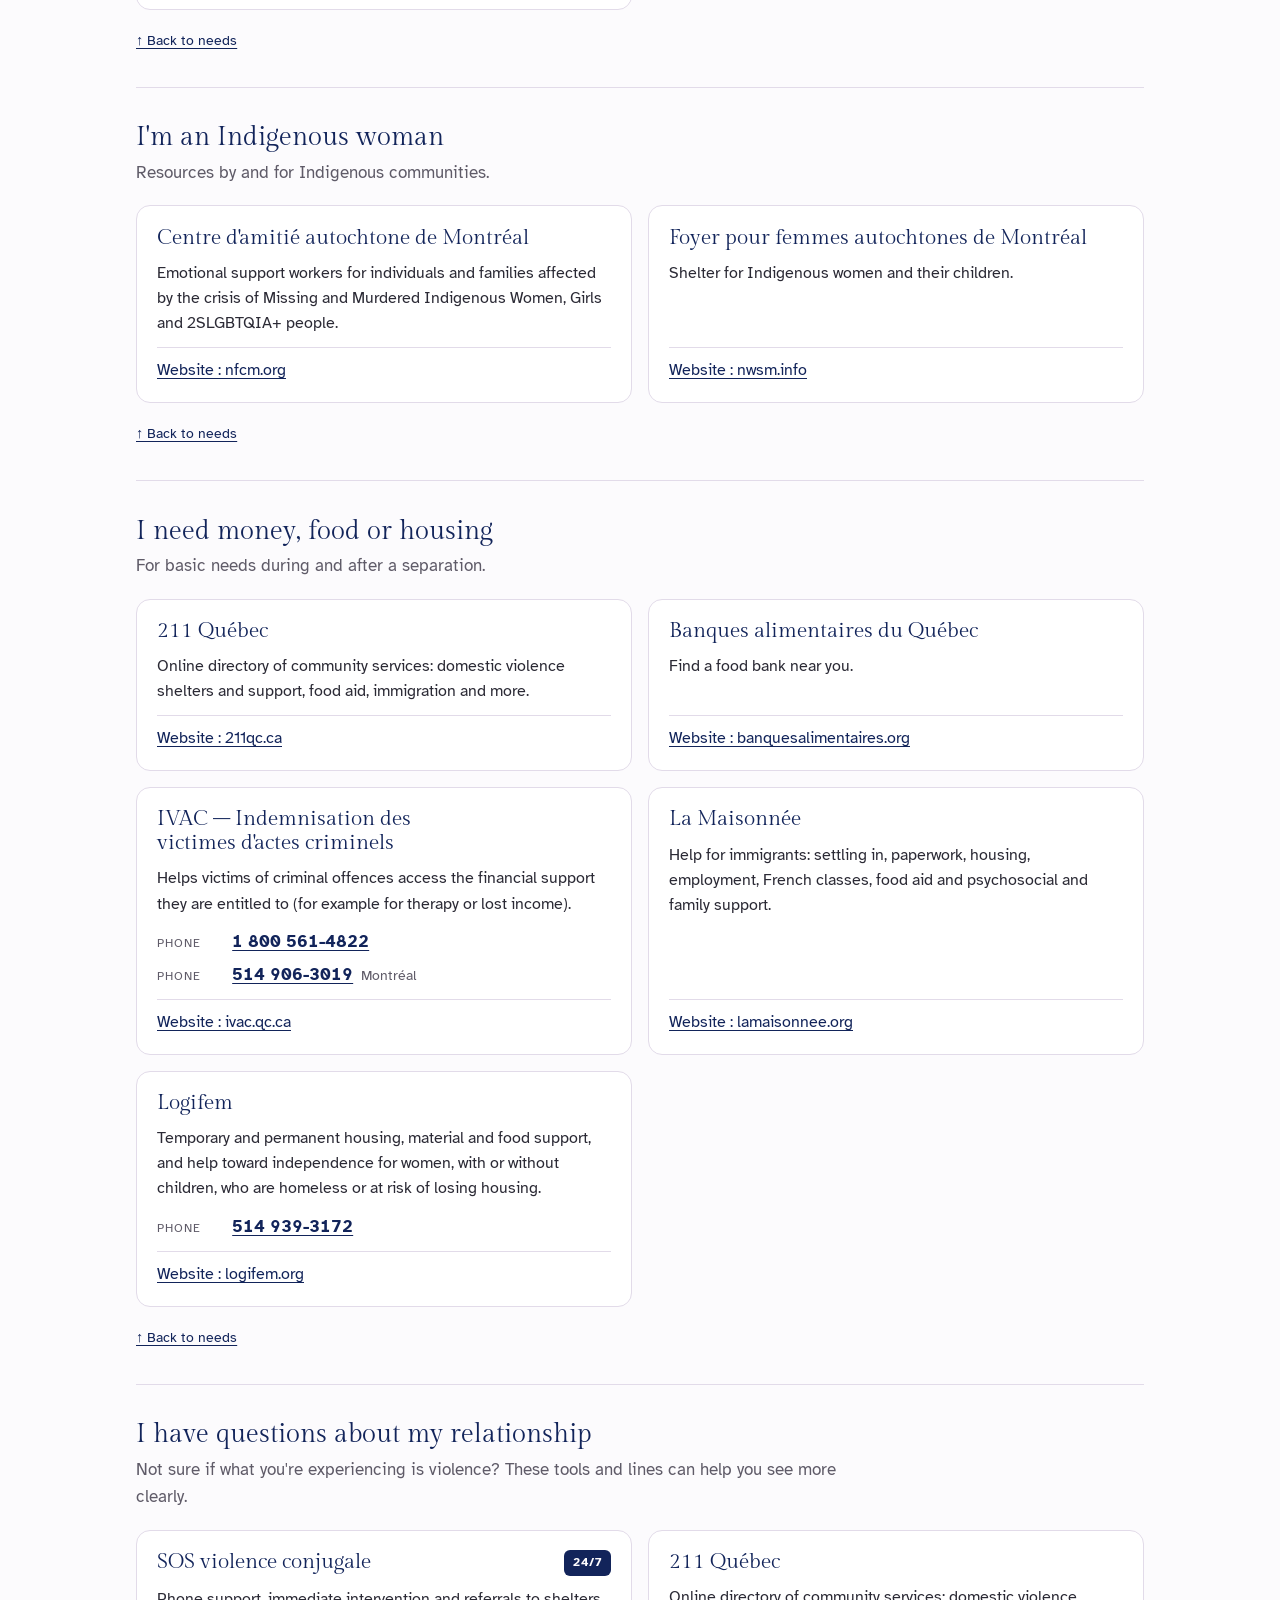
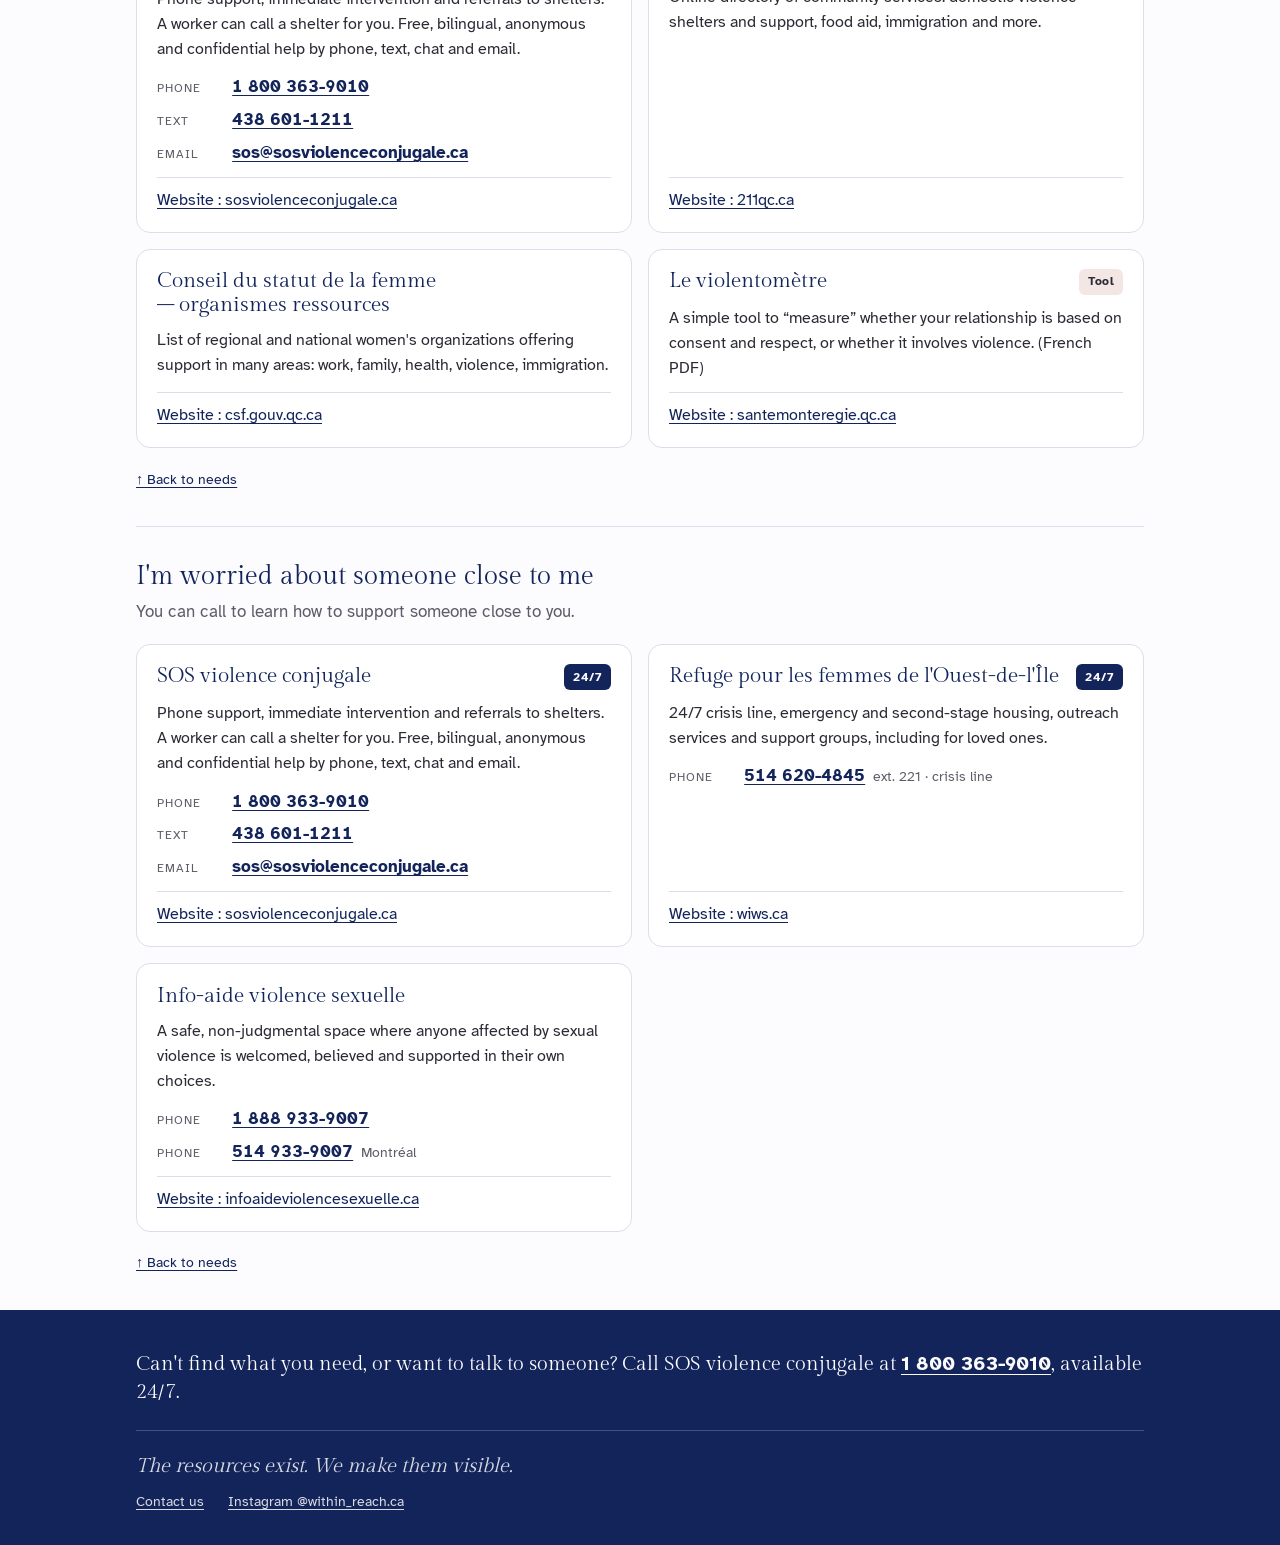
<file: en/ressources.html>
<!DOCTYPE html>
<html lang="en">
<head>
<meta charset="utf-8">
<meta name="viewport" content="width=device-width, initial-scale=1, viewport-fit=cover">
<title>Find a resource · Within Reach</title>
<meta name="description" content="The resources exist. We make them visible.">
<meta name="referrer" content="no-referrer">
<link rel="icon" href="../img/favicon.png" type="image/png">
<link rel="apple-touch-icon" href="../img/apple-touch-icon.png">
<link rel="alternate" hreflang="fr" href="../ressources.html">
<link rel="preconnect" href="https://fonts.googleapis.com"><link rel="preconnect" href="https://fonts.gstatic.com" crossorigin><link rel="stylesheet" href="https://fonts.googleapis.com/css2?family=Atkinson+Hyperlegible:ital,wght@0,400;0,700;1,400&family=Gilda+Display&display=swap">
<link rel="stylesheet" href="../style.css">
<script data-goatcounter="https://aporteedemain.goatcounter.com/count" async src="https://gc.zgo.at/count.js"></script>
</head>
<body>
<a class="skip" href="#contenu">Skip to content</a>
<div class="safety" role="region" aria-label="Clear browsing history / Quick exit">
  <div class="wrap">
    <p class="safety__911"><span class="safety__label">Emergency: </span><a href="tel:911" data-goatcounter-click="tel-911-barre">911</a> <span class="safety__label">(immediate danger)</span></p>
    <details class="history">
      <summary>Clear browsing history</summary>
      <div class="history__panel">
        <h2>Clear your browsing history</h2>
        <dl><div data-os="android"><dt>Android <span class="mine-tag">For your device</span></dt><dd><b>Chrome:</b> tap <b>⋮</b> → <b>Delete browsing data</b> (or ⋮ → History).<br><b>Samsung Internet:</b> <b>☰</b> → <b>Settings</b> → <b>Personal browsing data</b> → <b>Delete browsing data</b>.</dd></div><div data-os="ios"><dt>iPhone or iPad <span class="mine-tag">For your device</span></dt><dd><b>Safari:</b> open <b>Settings</b> → <b>Safari</b> (or Settings → Apps → Safari) → <b>Clear History and Website Data</b>.<br><b>Chrome:</b> tap <b>…</b> → <b>Delete browsing data</b>.</dd></div><div data-os="windows"><dt>Windows computer <span class="mine-tag">For your device</span></dt><dd><b>Chrome, Edge, Firefox:</b> press <kbd>Ctrl</kbd> + <kbd>Shift</kbd> + <kbd>Delete</kbd>.</dd></div><div data-os="mac"><dt>Mac <span class="mine-tag">For your device</span></dt><dd><b>Chrome, Edge, Firefox:</b> press <kbd>⌘</kbd> + <kbd>Shift</kbd> + <kbd>Delete</kbd>.<br><b>Safari:</b> <b>History</b> menu → <b>Clear History</b>.</dd></div></dl>
        <button type="button" class="hist-toggle" data-more="Show other devices" data-less="Show only my device">Show other devices</button>
        <p class="tip">If clearing all your history might draw attention, delete only the pages from this site. Private browsing does not save your history.</p>
      </div>
    </details>
    <a class="exit" href="https://www.google.com/" rel="noreferrer" onclick="try{if(window.goatcounter&&goatcounter.count)goatcounter.count({path:'quitter-rapidement',title:'Quitter rapidement',event:true})}catch(e){}window.location.replace('https://www.google.com/');return false;">Quick exit<span class="exit__long"> </span> ✕</a>
  </div>
</div>
<header class="site-header">
  <div class="wrap">
    <a class="brand" href="index.html"><img src="../img/lotus.png" alt="" width="52" height="40"><span class="brand__name">Within Reach<small>À portée de main</small></span></a>
    <a class="lang-quick" href="../ressources.html" data-goatcounter-click="langue-fr" hreflang="fr" lang="fr" aria-label="Français">FR</a>
    <input type="checkbox" id="menu-toggle" class="menu-toggle visually-hidden">
    <label for="menu-toggle" class="menu-btn">Menu</label>
    <nav class="nav" aria-label="Menu"><a href="index.html">Home</a><a href="ressources.html" aria-current="page">Find a resource</a><a href="comprendre.html">Understanding resources</a><a href="a-propos.html">About</a><a class="lang" href="../ressources.html" data-goatcounter-click="langue-fr" hreflang="fr" lang="fr">Français</a></nav>
  </div>
</header>
<main id="contenu">
<section class="section" style="padding-bottom:1.5rem">
  <div class="wrap section__head" style="margin-bottom:0">
    <p class="eyebrow">Find a resource</p>
    <h1>By need</h1>
    <p class="lead prose">Not all resources are the same. Find the kind of support that fits your situation.</p>
    <nav class="subnav" aria-label="Find a resource"><a href="ressources.html" aria-current="page">By need</a><a href="regions.html">By region</a><a href="repertoire.html">Full directory</a><a href="comprendre.html">Understanding resources</a></nav>
  </div>
</section>
<section class="section section--tint" id="besoins" style="padding-block:2rem">
  <div class="wrap"><h2 class="visually-hidden">Choose a need</h2><ul class="tiles"><li><a class="tile" href="#ecoute" data-goatcounter-click="besoin-ecoute">I want to talk to someone</a></li><li><a class="tile" href="#hebergement" data-goatcounter-click="besoin-hebergement">I need a safe place to stay</a></li><li><a class="tile" href="#psy" data-goatcounter-click="besoin-psy">I need emotional support</a></li><li><a class="tile" href="#juridique" data-goatcounter-click="besoin-juridique">I need legal help</a></li><li><a class="tile" href="#sexuelle" data-goatcounter-click="besoin-sexuelle">I&#x27;m experiencing sexual violence</a></li><li><a class="tile" href="#enfants" data-goatcounter-click="besoin-enfants">I&#x27;m worried about my children</a></li><li><a class="tile" href="#immigration" data-goatcounter-click="besoin-immigration">I&#x27;m an immigrant or my status is uncertain</a></li><li><a class="tile" href="#autochtone" data-goatcounter-click="besoin-autochtone">I&#x27;m an Indigenous woman</a></li><li><a class="tile" href="#base" data-goatcounter-click="besoin-base">I need money, food or housing</a></li><li><a class="tile" href="#relation" data-goatcounter-click="besoin-relation">I have questions about my relationship</a></li><li><a class="tile" href="#proche" data-goatcounter-click="besoin-proche">I&#x27;m worried about someone close to me</a></li><li><a class="tile tile--quiet" href="comprendre.html"><span>I don&#39;t know where to start<small>What each type of resource does</small></span></a></li></ul></div>
</section>
<div class="wrap"><section class="group" id="ecoute" aria-labelledby="h-ecoute">
  <div class="group__head"><h2 id="h-ecoute">I want to talk to someone</h2><p class="muted">Free, confidential support lines. You can call just to talk, ask questions or be pointed in the right direction.</p></div>
  <ul class="cards"><li><article class="card" id="r-sos">
  <div class="card__top"><h3>SOS violence conjugale</h3><span class="badge">24/7</span></div>
  <p>Phone support, immediate intervention and referrals to shelters. A worker can call a shelter for you. Free, bilingual, anonymous and confidential help by phone, text, chat and email.</p>
  <ul class="contacts"><li><span class="k">Phone</span><a href="tel:18003639010" data-goatcounter-click="tel-sos">1 800 363-9010</a></li><li><span class="k">Text</span><a href="sms:4386011211" data-goatcounter-click="texto-sos">438 601-1211</a></li><li><span class="k">Email</span><a href="mailto:sos@sosviolenceconjugale.ca" data-goatcounter-click="courriel-sos">sos@sosviolenceconjugale.ca</a></li></ul>
  <p class="card__site"><a href="https://sosviolenceconjugale.ca/en" data-goatcounter-click="site-sos" target="_blank" rel="noopener noreferrer">Website : sosviolenceconjugale.ca</a></p>
</article></li><li><article class="card" id="r-dauphinelle">
  <div class="card__top"><h3>La Dauphinelle</h3><span class="badge">24/7</span></div>
  <p>Emergency and transitional housing, post-shelter follow-up and outreach services (listening and counselling) for women and children.</p>
  <ul class="contacts"><li><span class="k">Phone</span><a href="tel:5145987779" data-goatcounter-click="tel-dauphinelle">514 598-7779</a></li></ul>
  <p class="card__site"><a href="https://ladauphinelle.org/" data-goatcounter-click="site-dauphinelle" target="_blank" rel="noopener noreferrer">Website : ladauphinelle.org</a></p>
</article></li><li><article class="card" id="r-wiws">
  <div class="card__top"><h3>Refuge pour les femmes de l&#x27;Ouest-de-l&#x27;Île</h3><span class="badge">24/7</span></div>
  <p>24/7 crisis line, emergency and second-stage housing, outreach services and support groups, including for loved ones.</p>
  <ul class="contacts"><li><span class="k">Phone</span><a href="tel:5146204845" data-goatcounter-click="tel-wiws">514 620-4845</a> <span class="x">ext. 221 · crisis line</span></li></ul>
  <p class="card__site"><a href="https://wiws.ca/" data-goatcounter-click="site-wiws" target="_blank" rel="noopener noreferrer">Website : wiws.ca</a></p>
</article></li><li><article class="card" id="r-cavac">
  <div class="card__top"><h3>CAVAC – Centre d&#x27;aide aux victimes d&#x27;actes criminels</h3></div>
  <p>Support, post-traumatic and psychosocial intervention, information about the court process and support groups. You do not need to file a complaint to get help.</p>
  <ul class="contacts"><li><span class="k">Phone</span><a href="tel:18665322822" data-goatcounter-click="tel-cavac">1 866 532-2822</a></li></ul>
  <p class="card__site"><a href="https://cavac.qc.ca/" data-goatcounter-click="site-cavac" target="_blank" rel="noopener noreferrer">Website : cavac.qc.ca</a></p>
</article></li><li><article class="card" id="r-nfcm">
  <div class="card__top"><h3>Centre d&#x27;amitié autochtone de Montréal</h3></div>
  <p>Emotional support workers for individuals and families affected by the crisis of Missing and Murdered Indigenous Women, Girls and 2SLGBTQIA+ people.</p>
  
  <p class="card__site"><a href="https://www.nfcm.org/en/" data-goatcounter-click="site-nfcm" target="_blank" rel="noopener noreferrer">Website : nfcm.org</a></p>
</article></li><li><article class="card" id="r-infoaide">
  <div class="card__top"><h3>Info-aide violence sexuelle</h3></div>
  <p>A safe, non-judgmental space where anyone affected by sexual violence is welcomed, believed and supported in their own choices.</p>
  <ul class="contacts"><li><span class="k">Phone</span><a href="tel:18889339007" data-goatcounter-click="tel-infoaide">1 888 933-9007</a></li><li><span class="k">Phone</span><a href="tel:5149339007" data-goatcounter-click="tel-infoaide">514 933-9007</a> <span class="x">Montréal</span></li></ul>
  <p class="card__site"><a href="https://infoaideviolencesexuelle.ca/" data-goatcounter-click="site-infoaide" target="_blank" rel="noopener noreferrer">Website : infoaideviolencesexuelle.ca</a></p>
</article></li></ul>
  <a class="back" href="#besoins">↑ Back to needs</a>
</section><section class="group" id="hebergement" aria-labelledby="h-hebergement">
  <div class="group__head"><h2 id="h-hebergement">I need a safe place to stay</h2><p class="muted">Shelters welcome women, with or without children, free of charge. SOS violence conjugale can check available spaces for you.</p></div>
  <ul class="cards"><li><article class="card" id="r-sos">
  <div class="card__top"><h3>SOS violence conjugale</h3><span class="badge">24/7</span></div>
  <p>Phone support, immediate intervention and referrals to shelters. A worker can call a shelter for you. Free, bilingual, anonymous and confidential help by phone, text, chat and email.</p>
  <ul class="contacts"><li><span class="k">Phone</span><a href="tel:18003639010" data-goatcounter-click="tel-sos">1 800 363-9010</a></li><li><span class="k">Text</span><a href="sms:4386011211" data-goatcounter-click="texto-sos">438 601-1211</a></li><li><span class="k">Email</span><a href="mailto:sos@sosviolenceconjugale.ca" data-goatcounter-click="courriel-sos">sos@sosviolenceconjugale.ca</a></li></ul>
  <p class="card__site"><a href="https://sosviolenceconjugale.ca/en" data-goatcounter-click="site-sos" target="_blank" rel="noopener noreferrer">Website : sosviolenceconjugale.ca</a></p>
</article></li><li><article class="card" id="r-shalom">
  <div class="card__top"><h3>Auberge Shalom pour femmes</h3><span class="badge">24/7</span></div>
  <p>Safe 24/7 shelter, crisis intervention, psychosocial support, services for children, legal and social support. Services adapted to the Jewish community, among others.</p>
  
  <p class="card__site"><a href="https://fr.aubergeshalom.org/" data-goatcounter-click="site-shalom" target="_blank" rel="noopener noreferrer">Website : fr.aubergeshalom.org</a></p>
</article></li><li><article class="card" id="r-aubergetransition">
  <div class="card__top"><h3>Auberge Transition</h3><span class="badge">24/7</span></div>
  <p>Safe housing, psychosocial support, information, referrals and follow-up for women and children experiencing domestic violence.</p>
  <ul class="contacts"><li><span class="k">Phone</span><a href="tel:5144810495" data-goatcounter-click="tel-aubergetransition">514 481-0495</a></li></ul>
  <p class="card__site"><a href="https://www.aubergetransition.org/" data-goatcounter-click="site-aubergetransition" target="_blank" rel="noopener noreferrer">Website : aubergetransition.org</a></p>
</article></li><li><article class="card" id="r-escale">
  <div class="card__top"><h3>L&#x27;Escale pour Elle</h3><span class="badge">24/7</span></div>
  <p>Housing and support for women and children experiencing domestic violence, for their safety and to regain independence.</p>
  <ul class="contacts"><li><span class="k">Phone</span><a href="tel:5144934004" data-goatcounter-click="tel-escale">514 493-4004</a></li></ul>
  <p class="card__site"><a href="https://www.lescalepourelle.ca/" data-goatcounter-click="site-escale" target="_blank" rel="noopener noreferrer">Website : lescalepourelle.ca</a></p>
</article></li><li><article class="card" id="r-dauphinelle">
  <div class="card__top"><h3>La Dauphinelle</h3><span class="badge">24/7</span></div>
  <p>Emergency and transitional housing, post-shelter follow-up and outreach services (listening and counselling) for women and children.</p>
  <ul class="contacts"><li><span class="k">Phone</span><a href="tel:5145987779" data-goatcounter-click="tel-dauphinelle">514 598-7779</a></li></ul>
  <p class="card__site"><a href="https://ladauphinelle.org/" data-goatcounter-click="site-dauphinelle" target="_blank" rel="noopener noreferrer">Website : ladauphinelle.org</a></p>
</article></li><li><article class="card" id="r-flora">
  <div class="card__top"><h3>Maison Flora Tristan</h3><span class="badge">24/7</span></div>
  <p>First- and second-stage housing, outreach services and follow-up. Particularly welcomes women from diverse cultural communities.</p>
  <ul class="contacts"><li><span class="k">Phone</span><a href="tel:5149393463" data-goatcounter-click="tel-flora">514 939-3463</a></li></ul>
  <p class="card__site"><a href="https://maisonfloratristan.com/" data-goatcounter-click="site-flora" target="_blank" rel="noopener noreferrer">Website : maisonfloratristan.com</a></p>
</article></li><li><article class="card" id="r-secours">
  <div class="card__top"><h3>Maison secours aux femmes</h3><span class="badge">24/7</span></div>
  <p>Safe housing, psychosocial, administrative, legal and immigration support, services for children and follow-up after the stay.</p>
  <ul class="contacts"><li><span class="k">Phone</span><a href="tel:5145936353" data-goatcounter-click="tel-secours">514 593-6353</a></li></ul>
  <p class="card__site"><a href="https://www.maisonsecoursauxfemmes.org/" data-goatcounter-click="site-secours" target="_blank" rel="noopener noreferrer">Website : maisonsecoursauxfemmes.org</a></p>
</article></li><li><article class="card" id="r-multifemmes">
  <div class="card__top"><h3>Multi-Femmes</h3><span class="badge">24/7</span></div>
  <p>Free, safe and confidential housing around the clock, and support for women experiencing domestic violence and their children.</p>
  <ul class="contacts"><li><span class="k">Phone</span><a href="tel:5145231095" data-goatcounter-click="tel-multifemmes">514 523-1095</a></li></ul>
  <p class="card__site"><a href="https://multifemmes.com/" data-goatcounter-click="site-multifemmes" target="_blank" rel="noopener noreferrer">Website : multifemmes.com</a></p>
</article></li><li><article class="card" id="r-wiws">
  <div class="card__top"><h3>Refuge pour les femmes de l&#x27;Ouest-de-l&#x27;Île</h3><span class="badge">24/7</span></div>
  <p>24/7 crisis line, emergency and second-stage housing, outreach services and support groups, including for loved ones.</p>
  <ul class="contacts"><li><span class="k">Phone</span><a href="tel:5146204845" data-goatcounter-click="tel-wiws">514 620-4845</a> <span class="x">ext. 221 · crisis line</span></li></ul>
  <p class="card__site"><a href="https://wiws.ca/" data-goatcounter-click="site-wiws" target="_blank" rel="noopener noreferrer">Website : wiws.ca</a></p>
</article></li><li><article class="card" id="r-bouclier">
  <div class="card__top"><h3>Bouclier d&#x27;Athéna – Services familiaux</h3></div>
  <p>For immigrant women and women who speak neither French nor English: emergency shelter, second-stage housing in Laval, cultural and language interpretation, multilingual legal support. Offices in Montréal and Laval.</p>
  <ul class="contacts"><li><span class="k">Phone</span><a href="tel:5142748117" data-goatcounter-click="tel-bouclier">514 274-8117</a></li><li><span class="k">Phone</span><a href="tel:18772748117" data-goatcounter-click="tel-bouclier">1 877 274-8117</a></li></ul>
  <p class="card__site"><a href="https://bouclierdathena.com/" data-goatcounter-click="site-bouclier" target="_blank" rel="noopener noreferrer">Website : bouclierdathena.com</a></p>
</article></li><li><article class="card" id="r-foyer">
  <div class="card__top"><h3>Foyer pour femmes autochtones de Montréal</h3></div>
  <p>Shelter for Indigenous women and their children.</p>
  
  <p class="card__site"><a href="https://www.nwsm.info/" data-goatcounter-click="site-foyer" target="_blank" rel="noopener noreferrer">Website : nwsm.info</a></p>
</article></li><li><article class="card" id="r-fmhf">
  <div class="card__top"><h3>Fédération des maisons d&#x27;hébergement pour femmes</h3></div>
  <p>Map of first- and second-stage shelters by region. You contact the shelters directly.</p><p class="note">The Federation cannot find you a place itself: use the map or call SOS violence conjugale.</p>
  <ul class="contacts"><li><span class="k">Phone</span><a href="tel:5148789757" data-goatcounter-click="tel-fmhf">514 878-9757</a></li></ul>
  <p class="card__site"><a href="https://fmhf.ca/" data-goatcounter-click="site-fmhf" target="_blank" rel="noopener noreferrer">Website : fmhf.ca</a></p>
</article></li><li><article class="card" id="r-interval">
  <div class="card__top"><h3>Inter-Val 1175</h3></div>
  <p>Emergency shelter, psychosocial support and outreach services for women and children experiencing domestic or family violence.</p>
  
  <p class="card__site"><a href="https://www.inter-val.ca/en" data-goatcounter-click="site-interval" target="_blank" rel="noopener noreferrer">Website : inter-val.ca</a></p>
</article></li><li><article class="card" id="r-logifem">
  <div class="card__top"><h3>Logifem</h3></div>
  <p>Temporary and permanent housing, material and food support, and help toward independence for women, with or without children, who are homeless or at risk of losing housing.</p>
  <ul class="contacts"><li><span class="k">Phone</span><a href="tel:5149393172" data-goatcounter-click="tel-logifem">514 939-3172</a></li></ul>
  <p class="card__site"><a href="https://logifem.org/" data-goatcounter-click="site-logifem" target="_blank" rel="noopener noreferrer">Website : logifem.org</a></p>
</article></li><li><article class="card" id="r-rmfvvc">
  <div class="card__top"><h3>Regroupement des maisons pour femmes victimes de violence conjugale</h3></div>
  <p>Find a member shelter anywhere in Québec.</p>
  
  <p class="card__site"><a href="https://maisons-femmes.qc.ca/" data-goatcounter-click="site-rmfvvc" target="_blank" rel="noopener noreferrer">Website : maisons-femmes.qc.ca</a></p>
</article></li></ul>
  <a class="back" href="#besoins">↑ Back to needs</a>
</section><section class="group" id="psy" aria-labelledby="h-psy">
  <div class="group__head"><h2 id="h-psy">I need emotional support</h2><p class="muted">One-on-one meetings, support groups and outreach services: many shelters offer help without you having to stay there.</p></div>
  <ul class="cards"><li><article class="card" id="r-dauphinelle">
  <div class="card__top"><h3>La Dauphinelle</h3><span class="badge">24/7</span></div>
  <p>Emergency and transitional housing, post-shelter follow-up and outreach services (listening and counselling) for women and children.</p>
  <ul class="contacts"><li><span class="k">Phone</span><a href="tel:5145987779" data-goatcounter-click="tel-dauphinelle">514 598-7779</a></li></ul>
  <p class="card__site"><a href="https://ladauphinelle.org/" data-goatcounter-click="site-dauphinelle" target="_blank" rel="noopener noreferrer">Website : ladauphinelle.org</a></p>
</article></li><li><article class="card" id="r-flora">
  <div class="card__top"><h3>Maison Flora Tristan</h3><span class="badge">24/7</span></div>
  <p>First- and second-stage housing, outreach services and follow-up. Particularly welcomes women from diverse cultural communities.</p>
  <ul class="contacts"><li><span class="k">Phone</span><a href="tel:5149393463" data-goatcounter-click="tel-flora">514 939-3463</a></li></ul>
  <p class="card__site"><a href="https://maisonfloratristan.com/" data-goatcounter-click="site-flora" target="_blank" rel="noopener noreferrer">Website : maisonfloratristan.com</a></p>
</article></li><li><article class="card" id="r-wiws">
  <div class="card__top"><h3>Refuge pour les femmes de l&#x27;Ouest-de-l&#x27;Île</h3><span class="badge">24/7</span></div>
  <p>24/7 crisis line, emergency and second-stage housing, outreach services and support groups, including for loved ones.</p>
  <ul class="contacts"><li><span class="k">Phone</span><a href="tel:5146204845" data-goatcounter-click="tel-wiws">514 620-4845</a> <span class="x">ext. 221 · crisis line</span></li></ul>
  <p class="card__site"><a href="https://wiws.ca/" data-goatcounter-click="site-wiws" target="_blank" rel="noopener noreferrer">Website : wiws.ca</a></p>
</article></li><li><article class="card" id="r-bouclier">
  <div class="card__top"><h3>Bouclier d&#x27;Athéna – Services familiaux</h3></div>
  <p>For immigrant women and women who speak neither French nor English: emergency shelter, second-stage housing in Laval, cultural and language interpretation, multilingual legal support. Offices in Montréal and Laval.</p>
  <ul class="contacts"><li><span class="k">Phone</span><a href="tel:5142748117" data-goatcounter-click="tel-bouclier">514 274-8117</a></li><li><span class="k">Phone</span><a href="tel:18772748117" data-goatcounter-click="tel-bouclier">1 877 274-8117</a></li></ul>
  <p class="card__site"><a href="https://bouclierdathena.com/" data-goatcounter-click="site-bouclier" target="_blank" rel="noopener noreferrer">Website : bouclierdathena.com</a></p>
</article></li><li><article class="card" id="r-cari">
  <div class="card__top"><h3>CARI St-Laurent</h3></div>
  <p>Psychosocial support for immigrant women experiencing violence, and help with integration, immigration and access to services.</p>
  
  <p class="card__site"><a href="https://www.cari.qc.ca/" data-goatcounter-click="site-cari" target="_blank" rel="noopener noreferrer">Website : cari.qc.ca</a></p>
</article></li><li><article class="card" id="r-cavac">
  <div class="card__top"><h3>CAVAC – Centre d&#x27;aide aux victimes d&#x27;actes criminels</h3></div>
  <p>Support, post-traumatic and psychosocial intervention, information about the court process and support groups. You do not need to file a complaint to get help.</p>
  <ul class="contacts"><li><span class="k">Phone</span><a href="tel:18665322822" data-goatcounter-click="tel-cavac">1 866 532-2822</a></li></ul>
  <p class="card__site"><a href="https://cavac.qc.ca/" data-goatcounter-click="site-cavac" target="_blank" rel="noopener noreferrer">Website : cavac.qc.ca</a></p>
</article></li><li><article class="card" id="r-nfcm">
  <div class="card__top"><h3>Centre d&#x27;amitié autochtone de Montréal</h3></div>
  <p>Emotional support workers for individuals and families affected by the crisis of Missing and Murdered Indigenous Women, Girls and 2SLGBTQIA+ people.</p>
  
  <p class="card__site"><a href="https://www.nfcm.org/en/" data-goatcounter-click="site-nfcm" target="_blank" rel="noopener noreferrer">Website : nfcm.org</a></p>
</article></li><li><article class="card" id="r-cfm">
  <div class="card__top"><h3>Centre des femmes de Montréal</h3></div>
  <p>An organization created by women, for women: professional, educational, counselling and referral services.</p>
  
  <p class="card__site"><a href="https://centredesfemmesdemtl.org/" data-goatcounter-click="site-cfm" target="_blank" rel="noopener noreferrer">Website : centredesfemmesdemtl.org</a></p>
</article></li><li><article class="card" id="r-maisonnee">
  <div class="card__top"><h3>La Maisonnée</h3></div>
  <p>Help for immigrants: settling in, paperwork, housing, employment, French classes, food aid and psychosocial and family support.</p>
  
  <p class="card__site"><a href="https://lamaisonnee.org/fr/" data-goatcounter-click="site-maisonnee" target="_blank" rel="noopener noreferrer">Website : lamaisonnee.org</a></p>
</article></li><li><article class="card" id="r-ydesfemmes">
  <div class="card__top"><h3>Y des femmes de Montréal</h3></div>
  <p>Support group for women who have experienced domestic violence.</p>
  
  <p class="card__site"><a href="https://www.ydesfemmesmtl.org/groupe-de-soutien-pour-femmes-victimes-de-violence-conjugale/" data-goatcounter-click="site-ydesfemmes" target="_blank" rel="noopener noreferrer">Website : ydesfemmesmtl.org</a></p>
</article></li></ul>
  <a class="back" href="#besoins">↑ Back to needs</a>
</section><section class="group" id="juridique" aria-labelledby="h-juridique">
  <div class="group__head"><h2 id="h-juridique">I need legal help</h2><p class="muted">Free information and advice about your rights. You do not need to file a complaint to contact them.</p></div>
  <ul class="cards"><li><article class="card" id="r-shalom">
  <div class="card__top"><h3>Auberge Shalom pour femmes</h3><span class="badge">24/7</span></div>
  <p>Safe 24/7 shelter, crisis intervention, psychosocial support, services for children, legal and social support. Services adapted to the Jewish community, among others.</p>
  
  <p class="card__site"><a href="https://fr.aubergeshalom.org/" data-goatcounter-click="site-shalom" target="_blank" rel="noopener noreferrer">Website : fr.aubergeshalom.org</a></p>
</article></li><li><article class="card" id="r-bouclier">
  <div class="card__top"><h3>Bouclier d&#x27;Athéna – Services familiaux</h3></div>
  <p>For immigrant women and women who speak neither French nor English: emergency shelter, second-stage housing in Laval, cultural and language interpretation, multilingual legal support. Offices in Montréal and Laval.</p>
  <ul class="contacts"><li><span class="k">Phone</span><a href="tel:5142748117" data-goatcounter-click="tel-bouclier">514 274-8117</a></li><li><span class="k">Phone</span><a href="tel:18772748117" data-goatcounter-click="tel-bouclier">1 877 274-8117</a></li></ul>
  <p class="card__site"><a href="https://bouclierdathena.com/" data-goatcounter-click="site-bouclier" target="_blank" rel="noopener noreferrer">Website : bouclierdathena.com</a></p>
</article></li><li><article class="card" id="r-cavac">
  <div class="card__top"><h3>CAVAC – Centre d&#x27;aide aux victimes d&#x27;actes criminels</h3></div>
  <p>Support, post-traumatic and psychosocial intervention, information about the court process and support groups. You do not need to file a complaint to get help.</p>
  <ul class="contacts"><li><span class="k">Phone</span><a href="tel:18665322822" data-goatcounter-click="tel-cavac">1 866 532-2822</a></li></ul>
  <p class="card__site"><a href="https://cavac.qc.ca/" data-goatcounter-click="site-cavac" target="_blank" rel="noopener noreferrer">Website : cavac.qc.ca</a></p>
</article></li><li><article class="card" id="r-ivac">
  <div class="card__top"><h3>IVAC – Indemnisation des victimes d&#x27;actes criminels</h3></div>
  <p>Helps victims of criminal offences access the financial support they are entitled to (for example for therapy or lost income).</p>
  <ul class="contacts"><li><span class="k">Phone</span><a href="tel:18005614822" data-goatcounter-click="tel-ivac">1 800 561-4822</a></li><li><span class="k">Phone</span><a href="tel:5149063019" data-goatcounter-click="tel-ivac">514 906-3019</a> <span class="x">Montréal</span></li></ul>
  <p class="card__site"><a href="https://www.ivac.qc.ca/Pages/faire-demande-de-qualification.aspx" data-goatcounter-click="site-ivac" target="_blank" rel="noopener noreferrer">Website : ivac.qc.ca</a></p>
</article></li><li><article class="card" id="r-dpcp">
  <div class="card__top"><h3>Ligne info DPCP – violence conjugale et sexuelle</h3></div>
  <p>Helps you understand the criminal process, even before deciding whether to report.</p>
  <ul class="contacts"><li><span class="k">Phone</span><a href="tel:18775473727" data-goatcounter-click="tel-dpcp">1 877 547-3727</a></li></ul>
  <p class="card__site"><a href="https://www.quebec.ca/gouvernement/ministeres-organismes/directeur-poursuites-criminelles-penales/coordonnees-structure" data-goatcounter-click="site-dpcp" target="_blank" rel="noopener noreferrer">Website : quebec.ca</a></p>
</article></li><li><article class="card" id="r-rebatir">
  <div class="card__top"><h3>Rebâtir</h3></div>
  <p>Free legal consultation for people who have experienced domestic or sexual violence, to understand their rights and options.</p>
  <ul class="contacts"><li><span class="k">Phone</span><a href="tel:18337322847" data-goatcounter-click="tel-rebatir">1 833 732-2847</a></li></ul>
  <p class="card__site"><a href="https://rebatir.ca/" data-goatcounter-click="site-rebatir" target="_blank" rel="noopener noreferrer">Website : rebatir.ca</a></p>
</article></li></ul>
  <a class="back" href="#besoins">↑ Back to needs</a>
</section><section class="group" id="sexuelle" aria-labelledby="h-sexuelle">
  <div class="group__head"><h2 id="h-sexuelle">I&#x27;m experiencing sexual violence</h2><p class="muted">You will be welcomed and believed, whatever the situation and even if it happened long ago.</p></div>
  <ul class="cards"><li><article class="card" id="r-cavac">
  <div class="card__top"><h3>CAVAC – Centre d&#x27;aide aux victimes d&#x27;actes criminels</h3></div>
  <p>Support, post-traumatic and psychosocial intervention, information about the court process and support groups. You do not need to file a complaint to get help.</p>
  <ul class="contacts"><li><span class="k">Phone</span><a href="tel:18665322822" data-goatcounter-click="tel-cavac">1 866 532-2822</a></li></ul>
  <p class="card__site"><a href="https://cavac.qc.ca/" data-goatcounter-click="site-cavac" target="_blank" rel="noopener noreferrer">Website : cavac.qc.ca</a></p>
</article></li><li><article class="card" id="r-infoaide">
  <div class="card__top"><h3>Info-aide violence sexuelle</h3></div>
  <p>A safe, non-judgmental space where anyone affected by sexual violence is welcomed, believed and supported in their own choices.</p>
  <ul class="contacts"><li><span class="k">Phone</span><a href="tel:18889339007" data-goatcounter-click="tel-infoaide">1 888 933-9007</a></li><li><span class="k">Phone</span><a href="tel:5149339007" data-goatcounter-click="tel-infoaide">514 933-9007</a> <span class="x">Montréal</span></li></ul>
  <p class="card__site"><a href="https://infoaideviolencesexuelle.ca/" data-goatcounter-click="site-infoaide" target="_blank" rel="noopener noreferrer">Website : infoaideviolencesexuelle.ca</a></p>
</article></li><li><article class="card" id="r-lasortie">
  <div class="card__top"><h3>La Sortie</h3></div>
  <p>Help and support for women who have experienced sexual exploitation.</p>
  <ul class="contacts"><li><span class="k">Phone</span><a href="tel:5149237255" data-goatcounter-click="tel-lasortie">514 923-7255</a></li></ul>
  <p class="card__site"><a href="https://lasortie.org/" data-goatcounter-click="site-lasortie" target="_blank" rel="noopener noreferrer">Website : lasortie.org</a></p>
</article></li><li><article class="card" id="r-dpcp">
  <div class="card__top"><h3>Ligne info DPCP – violence conjugale et sexuelle</h3></div>
  <p>Helps you understand the criminal process, even before deciding whether to report.</p>
  <ul class="contacts"><li><span class="k">Phone</span><a href="tel:18775473727" data-goatcounter-click="tel-dpcp">1 877 547-3727</a></li></ul>
  <p class="card__site"><a href="https://www.quebec.ca/gouvernement/ministeres-organismes/directeur-poursuites-criminelles-penales/coordonnees-structure" data-goatcounter-click="site-dpcp" target="_blank" rel="noopener noreferrer">Website : quebec.ca</a></p>
</article></li><li><article class="card" id="r-rebatir">
  <div class="card__top"><h3>Rebâtir</h3></div>
  <p>Free legal consultation for people who have experienced domestic or sexual violence, to understand their rights and options.</p>
  <ul class="contacts"><li><span class="k">Phone</span><a href="tel:18337322847" data-goatcounter-click="tel-rebatir">1 833 732-2847</a></li></ul>
  <p class="card__site"><a href="https://rebatir.ca/" data-goatcounter-click="site-rebatir" target="_blank" rel="noopener noreferrer">Website : rebatir.ca</a></p>
</article></li></ul>
  <a class="back" href="#besoins">↑ Back to needs</a>
</section><section class="group" id="enfants" aria-labelledby="h-enfants">
  <div class="group__head"><h2 id="h-enfants">I&#x27;m worried about my children</h2><p class="muted">Shelters also welcome children, and many offer services for them.</p></div>
  <ul class="cards"><li><article class="card" id="r-shalom">
  <div class="card__top"><h3>Auberge Shalom pour femmes</h3><span class="badge">24/7</span></div>
  <p>Safe 24/7 shelter, crisis intervention, psychosocial support, services for children, legal and social support. Services adapted to the Jewish community, among others.</p>
  
  <p class="card__site"><a href="https://fr.aubergeshalom.org/" data-goatcounter-click="site-shalom" target="_blank" rel="noopener noreferrer">Website : fr.aubergeshalom.org</a></p>
</article></li><li><article class="card" id="r-secours">
  <div class="card__top"><h3>Maison secours aux femmes</h3><span class="badge">24/7</span></div>
  <p>Safe housing, psychosocial, administrative, legal and immigration support, services for children and follow-up after the stay.</p>
  <ul class="contacts"><li><span class="k">Phone</span><a href="tel:5145936353" data-goatcounter-click="tel-secours">514 593-6353</a></li></ul>
  <p class="card__site"><a href="https://www.maisonsecoursauxfemmes.org/" data-goatcounter-click="site-secours" target="_blank" rel="noopener noreferrer">Website : maisonsecoursauxfemmes.org</a></p>
</article></li><li><article class="card" id="r-multifemmes">
  <div class="card__top"><h3>Multi-Femmes</h3><span class="badge">24/7</span></div>
  <p>Free, safe and confidential housing around the clock, and support for women experiencing domestic violence and their children.</p>
  <ul class="contacts"><li><span class="k">Phone</span><a href="tel:5145231095" data-goatcounter-click="tel-multifemmes">514 523-1095</a></li></ul>
  <p class="card__site"><a href="https://multifemmes.com/" data-goatcounter-click="site-multifemmes" target="_blank" rel="noopener noreferrer">Website : multifemmes.com</a></p>
</article></li><li><article class="card" id="r-wiws">
  <div class="card__top"><h3>Refuge pour les femmes de l&#x27;Ouest-de-l&#x27;Île</h3><span class="badge">24/7</span></div>
  <p>24/7 crisis line, emergency and second-stage housing, outreach services and support groups, including for loved ones.</p>
  <ul class="contacts"><li><span class="k">Phone</span><a href="tel:5146204845" data-goatcounter-click="tel-wiws">514 620-4845</a> <span class="x">ext. 221 · crisis line</span></li></ul>
  <p class="card__site"><a href="https://wiws.ca/" data-goatcounter-click="site-wiws" target="_blank" rel="noopener noreferrer">Website : wiws.ca</a></p>
</article></li><li><article class="card" id="r-espace">
  <div class="card__top"><h3>ESPACE</h3></div>
  <p>A network of community organizations preventing violence against children aged 3 to 12, working with the adults around them.</p>
  <ul class="contacts"><li><span class="k">Phone</span><a href="tel:4186677070" data-goatcounter-click="tel-espace">418 667-7070</a></li></ul>
  <p class="card__site"><a href="https://espacesansviolence.org/" data-goatcounter-click="site-espace" target="_blank" rel="noopener noreferrer">Website : espacesansviolence.org</a></p>
</article></li><li><article class="card" id="r-interval">
  <div class="card__top"><h3>Inter-Val 1175</h3></div>
  <p>Emergency shelter, psychosocial support and outreach services for women and children experiencing domestic or family violence.</p>
  
  <p class="card__site"><a href="https://www.inter-val.ca/en" data-goatcounter-click="site-interval" target="_blank" rel="noopener noreferrer">Website : inter-val.ca</a></p>
</article></li></ul>
  <a class="back" href="#besoins">↑ Back to needs</a>
</section><section class="group" id="immigration" aria-labelledby="h-immigration">
  <div class="group__head"><h2 id="h-immigration">I&#x27;m an immigrant or my status is uncertain</h2><p class="muted">These resources offer adapted help, often in several languages. Your status does not stop you from getting help.</p></div>
  <ul class="cards"><li><article class="card" id="r-flora">
  <div class="card__top"><h3>Maison Flora Tristan</h3><span class="badge">24/7</span></div>
  <p>First- and second-stage housing, outreach services and follow-up. Particularly welcomes women from diverse cultural communities.</p>
  <ul class="contacts"><li><span class="k">Phone</span><a href="tel:5149393463" data-goatcounter-click="tel-flora">514 939-3463</a></li></ul>
  <p class="card__site"><a href="https://maisonfloratristan.com/" data-goatcounter-click="site-flora" target="_blank" rel="noopener noreferrer">Website : maisonfloratristan.com</a></p>
</article></li><li><article class="card" id="r-secours">
  <div class="card__top"><h3>Maison secours aux femmes</h3><span class="badge">24/7</span></div>
  <p>Safe housing, psychosocial, administrative, legal and immigration support, services for children and follow-up after the stay.</p>
  <ul class="contacts"><li><span class="k">Phone</span><a href="tel:5145936353" data-goatcounter-click="tel-secours">514 593-6353</a></li></ul>
  <p class="card__site"><a href="https://www.maisonsecoursauxfemmes.org/" data-goatcounter-click="site-secours" target="_blank" rel="noopener noreferrer">Website : maisonsecoursauxfemmes.org</a></p>
</article></li><li><article class="card" id="r-bouclier">
  <div class="card__top"><h3>Bouclier d&#x27;Athéna – Services familiaux</h3></div>
  <p>For immigrant women and women who speak neither French nor English: emergency shelter, second-stage housing in Laval, cultural and language interpretation, multilingual legal support. Offices in Montréal and Laval.</p>
  <ul class="contacts"><li><span class="k">Phone</span><a href="tel:5142748117" data-goatcounter-click="tel-bouclier">514 274-8117</a></li><li><span class="k">Phone</span><a href="tel:18772748117" data-goatcounter-click="tel-bouclier">1 877 274-8117</a></li></ul>
  <p class="card__site"><a href="https://bouclierdathena.com/" data-goatcounter-click="site-bouclier" target="_blank" rel="noopener noreferrer">Website : bouclierdathena.com</a></p>
</article></li><li><article class="card" id="r-cari">
  <div class="card__top"><h3>CARI St-Laurent</h3></div>
  <p>Psychosocial support for immigrant women experiencing violence, and help with integration, immigration and access to services.</p>
  
  <p class="card__site"><a href="https://www.cari.qc.ca/" data-goatcounter-click="site-cari" target="_blank" rel="noopener noreferrer">Website : cari.qc.ca</a></p>
</article></li><li><article class="card" id="r-maisonnee">
  <div class="card__top"><h3>La Maisonnée</h3></div>
  <p>Help for immigrants: settling in, paperwork, housing, employment, French classes, food aid and psychosocial and family support.</p>
  
  <p class="card__site"><a href="https://lamaisonnee.org/fr/" data-goatcounter-click="site-maisonnee" target="_blank" rel="noopener noreferrer">Website : lamaisonnee.org</a></p>
</article></li></ul>
  <a class="back" href="#besoins">↑ Back to needs</a>
</section><section class="group" id="autochtone" aria-labelledby="h-autochtone">
  <div class="group__head"><h2 id="h-autochtone">I&#x27;m an Indigenous woman</h2><p class="muted">Resources by and for Indigenous communities.</p></div>
  <ul class="cards"><li><article class="card" id="r-nfcm">
  <div class="card__top"><h3>Centre d&#x27;amitié autochtone de Montréal</h3></div>
  <p>Emotional support workers for individuals and families affected by the crisis of Missing and Murdered Indigenous Women, Girls and 2SLGBTQIA+ people.</p>
  
  <p class="card__site"><a href="https://www.nfcm.org/en/" data-goatcounter-click="site-nfcm" target="_blank" rel="noopener noreferrer">Website : nfcm.org</a></p>
</article></li><li><article class="card" id="r-foyer">
  <div class="card__top"><h3>Foyer pour femmes autochtones de Montréal</h3></div>
  <p>Shelter for Indigenous women and their children.</p>
  
  <p class="card__site"><a href="https://www.nwsm.info/" data-goatcounter-click="site-foyer" target="_blank" rel="noopener noreferrer">Website : nwsm.info</a></p>
</article></li></ul>
  <a class="back" href="#besoins">↑ Back to needs</a>
</section><section class="group" id="base" aria-labelledby="h-base">
  <div class="group__head"><h2 id="h-base">I need money, food or housing</h2><p class="muted">For basic needs during and after a separation.</p></div>
  <ul class="cards"><li><article class="card" id="r-211">
  <div class="card__top"><h3>211 Québec</h3></div>
  <p>Online directory of community services: domestic violence shelters and support, food aid, immigration and more.</p>
  
  <p class="card__site"><a href="https://www.211qc.ca/categories?category=Violence+et+maltraitance&amp;subcategory=Violence+conjugale+%3A+refuges+et+soutien" data-goatcounter-click="site-211" target="_blank" rel="noopener noreferrer">Website : 211qc.ca</a></p>
</article></li><li><article class="card" id="r-banques">
  <div class="card__top"><h3>Banques alimentaires du Québec</h3></div>
  <p>Find a food bank near you.</p>
  
  <p class="card__site"><a href="https://banquesalimentaires.org/ou-trouver-de-laide-alimentaire/" data-goatcounter-click="site-banques" target="_blank" rel="noopener noreferrer">Website : banquesalimentaires.org</a></p>
</article></li><li><article class="card" id="r-ivac">
  <div class="card__top"><h3>IVAC – Indemnisation des victimes d&#x27;actes criminels</h3></div>
  <p>Helps victims of criminal offences access the financial support they are entitled to (for example for therapy or lost income).</p>
  <ul class="contacts"><li><span class="k">Phone</span><a href="tel:18005614822" data-goatcounter-click="tel-ivac">1 800 561-4822</a></li><li><span class="k">Phone</span><a href="tel:5149063019" data-goatcounter-click="tel-ivac">514 906-3019</a> <span class="x">Montréal</span></li></ul>
  <p class="card__site"><a href="https://www.ivac.qc.ca/Pages/faire-demande-de-qualification.aspx" data-goatcounter-click="site-ivac" target="_blank" rel="noopener noreferrer">Website : ivac.qc.ca</a></p>
</article></li><li><article class="card" id="r-maisonnee">
  <div class="card__top"><h3>La Maisonnée</h3></div>
  <p>Help for immigrants: settling in, paperwork, housing, employment, French classes, food aid and psychosocial and family support.</p>
  
  <p class="card__site"><a href="https://lamaisonnee.org/fr/" data-goatcounter-click="site-maisonnee" target="_blank" rel="noopener noreferrer">Website : lamaisonnee.org</a></p>
</article></li><li><article class="card" id="r-logifem">
  <div class="card__top"><h3>Logifem</h3></div>
  <p>Temporary and permanent housing, material and food support, and help toward independence for women, with or without children, who are homeless or at risk of losing housing.</p>
  <ul class="contacts"><li><span class="k">Phone</span><a href="tel:5149393172" data-goatcounter-click="tel-logifem">514 939-3172</a></li></ul>
  <p class="card__site"><a href="https://logifem.org/" data-goatcounter-click="site-logifem" target="_blank" rel="noopener noreferrer">Website : logifem.org</a></p>
</article></li></ul>
  <a class="back" href="#besoins">↑ Back to needs</a>
</section><section class="group" id="relation" aria-labelledby="h-relation">
  <div class="group__head"><h2 id="h-relation">I have questions about my relationship</h2><p class="muted">Not sure if what you&#x27;re experiencing is violence? These tools and lines can help you see more clearly.</p></div>
  <ul class="cards"><li><article class="card" id="r-sos">
  <div class="card__top"><h3>SOS violence conjugale</h3><span class="badge">24/7</span></div>
  <p>Phone support, immediate intervention and referrals to shelters. A worker can call a shelter for you. Free, bilingual, anonymous and confidential help by phone, text, chat and email.</p>
  <ul class="contacts"><li><span class="k">Phone</span><a href="tel:18003639010" data-goatcounter-click="tel-sos">1 800 363-9010</a></li><li><span class="k">Text</span><a href="sms:4386011211" data-goatcounter-click="texto-sos">438 601-1211</a></li><li><span class="k">Email</span><a href="mailto:sos@sosviolenceconjugale.ca" data-goatcounter-click="courriel-sos">sos@sosviolenceconjugale.ca</a></li></ul>
  <p class="card__site"><a href="https://sosviolenceconjugale.ca/en" data-goatcounter-click="site-sos" target="_blank" rel="noopener noreferrer">Website : sosviolenceconjugale.ca</a></p>
</article></li><li><article class="card" id="r-211">
  <div class="card__top"><h3>211 Québec</h3></div>
  <p>Online directory of community services: domestic violence shelters and support, food aid, immigration and more.</p>
  
  <p class="card__site"><a href="https://www.211qc.ca/categories?category=Violence+et+maltraitance&amp;subcategory=Violence+conjugale+%3A+refuges+et+soutien" data-goatcounter-click="site-211" target="_blank" rel="noopener noreferrer">Website : 211qc.ca</a></p>
</article></li><li><article class="card" id="r-csf">
  <div class="card__top"><h3>Conseil du statut de la femme – organismes ressources</h3></div>
  <p>List of regional and national women&#x27;s organizations offering support in many areas: work, family, health, violence, immigration.</p>
  
  <p class="card__site"><a href="https://csf.gouv.qc.ca/ressources-externes/organismes-ressources/" data-goatcounter-click="site-csf" target="_blank" rel="noopener noreferrer">Website : csf.gouv.qc.ca</a></p>
</article></li><li><article class="card" id="r-violentometre">
  <div class="card__top"><h3>Le violentomètre</h3><span class="badge badge--tool">Tool</span></div>
  <p>A simple tool to “measure” whether your relationship is based on consent and respect, or whether it involves violence. (French PDF)</p>
  
  <p class="card__site"><a href="https://santemonteregie.qc.ca/sites/default/files/2021/04/violentometre-maj-web2.pdf" data-goatcounter-click="site-violentometre" target="_blank" rel="noopener noreferrer">Website : santemonteregie.qc.ca</a></p>
</article></li></ul>
  <a class="back" href="#besoins">↑ Back to needs</a>
</section><section class="group" id="proche" aria-labelledby="h-proche">
  <div class="group__head"><h2 id="h-proche">I&#x27;m worried about someone close to me</h2><p class="muted">You can call to learn how to support someone close to you.</p></div>
  <ul class="cards"><li><article class="card" id="r-sos">
  <div class="card__top"><h3>SOS violence conjugale</h3><span class="badge">24/7</span></div>
  <p>Phone support, immediate intervention and referrals to shelters. A worker can call a shelter for you. Free, bilingual, anonymous and confidential help by phone, text, chat and email.</p>
  <ul class="contacts"><li><span class="k">Phone</span><a href="tel:18003639010" data-goatcounter-click="tel-sos">1 800 363-9010</a></li><li><span class="k">Text</span><a href="sms:4386011211" data-goatcounter-click="texto-sos">438 601-1211</a></li><li><span class="k">Email</span><a href="mailto:sos@sosviolenceconjugale.ca" data-goatcounter-click="courriel-sos">sos@sosviolenceconjugale.ca</a></li></ul>
  <p class="card__site"><a href="https://sosviolenceconjugale.ca/en" data-goatcounter-click="site-sos" target="_blank" rel="noopener noreferrer">Website : sosviolenceconjugale.ca</a></p>
</article></li><li><article class="card" id="r-wiws">
  <div class="card__top"><h3>Refuge pour les femmes de l&#x27;Ouest-de-l&#x27;Île</h3><span class="badge">24/7</span></div>
  <p>24/7 crisis line, emergency and second-stage housing, outreach services and support groups, including for loved ones.</p>
  <ul class="contacts"><li><span class="k">Phone</span><a href="tel:5146204845" data-goatcounter-click="tel-wiws">514 620-4845</a> <span class="x">ext. 221 · crisis line</span></li></ul>
  <p class="card__site"><a href="https://wiws.ca/" data-goatcounter-click="site-wiws" target="_blank" rel="noopener noreferrer">Website : wiws.ca</a></p>
</article></li><li><article class="card" id="r-infoaide">
  <div class="card__top"><h3>Info-aide violence sexuelle</h3></div>
  <p>A safe, non-judgmental space where anyone affected by sexual violence is welcomed, believed and supported in their own choices.</p>
  <ul class="contacts"><li><span class="k">Phone</span><a href="tel:18889339007" data-goatcounter-click="tel-infoaide">1 888 933-9007</a></li><li><span class="k">Phone</span><a href="tel:5149339007" data-goatcounter-click="tel-infoaide">514 933-9007</a> <span class="x">Montréal</span></li></ul>
  <p class="card__site"><a href="https://infoaideviolencesexuelle.ca/" data-goatcounter-click="site-infoaide" target="_blank" rel="noopener noreferrer">Website : infoaideviolencesexuelle.ca</a></p>
</article></li></ul>
  <a class="back" href="#besoins">↑ Back to needs</a>
</section></div>
</main>
<footer class="site-footer">
  <div class="wrap">
    <p class="footer-sos">Can't find what you need, or want to talk to someone? Call SOS violence conjugale at <a href="tel:18003639010" data-goatcounter-click="tel-sos-pied-de-page">1 800 363-9010</a>, available 24/7.</p>
    <div class="footer-meta">
      <span class="slogan">The resources exist. We make them visible.</span>
      <a href="a-propos.html#contact">Contact us</a>
      <a href="https://www.instagram.com/within_reach.ca/" rel="noreferrer">Instagram @within_reach.ca</a>
    </div>
  </div>
</footer>
<script>
/* Anonymous count (GoatCounter, no cookies) when the history panel is opened. */
(function () {
  var d = document.querySelectorAll("details.history");
  for (var i = 0; i < d.length; i++) d[i].addEventListener("toggle", function () {
    if (this.open && window.goatcounter && goatcounter.count) goatcounter.count({ path: "effacer-historique-ouvert", title: "Effacer l'historique (ouvert)", event: true });
  });
})();
/* Show the history instructions for the visitor's device first. Without JavaScript, every device is listed. */
(function () {
  var ua = navigator.userAgent, os = null;
  if (/iPhone|iPad|iPod/.test(ua) || (/Macintosh/.test(ua) && navigator.maxTouchPoints > 1)) os = "ios";
  else if (/Android/.test(ua)) os = "android";
  else if (/Macintosh|Mac OS X/.test(ua)) os = "mac";
  else if (/Windows/.test(ua)) os = "windows";
  if (!os) return;
  var panels = document.querySelectorAll(".history__panel");
  for (var i = 0; i < panels.length; i++) {
    var p = panels[i], mine = p.querySelector('[data-os="' + os + '"]'), btn = p.querySelector(".hist-toggle");
    if (!mine || !btn) continue;
    mine.classList.add("is-mine");
    mine.parentNode.insertBefore(mine, mine.parentNode.firstChild);
    p.classList.add("has-mine");
    btn.addEventListener("click", function () {
      var panel = this.closest(".history__panel"), open = panel.classList.toggle("show-all");
      this.textContent = open ? this.getAttribute("data-less") : this.getAttribute("data-more");
    });
  }
})();
</script>
</body>
</html>
</file>
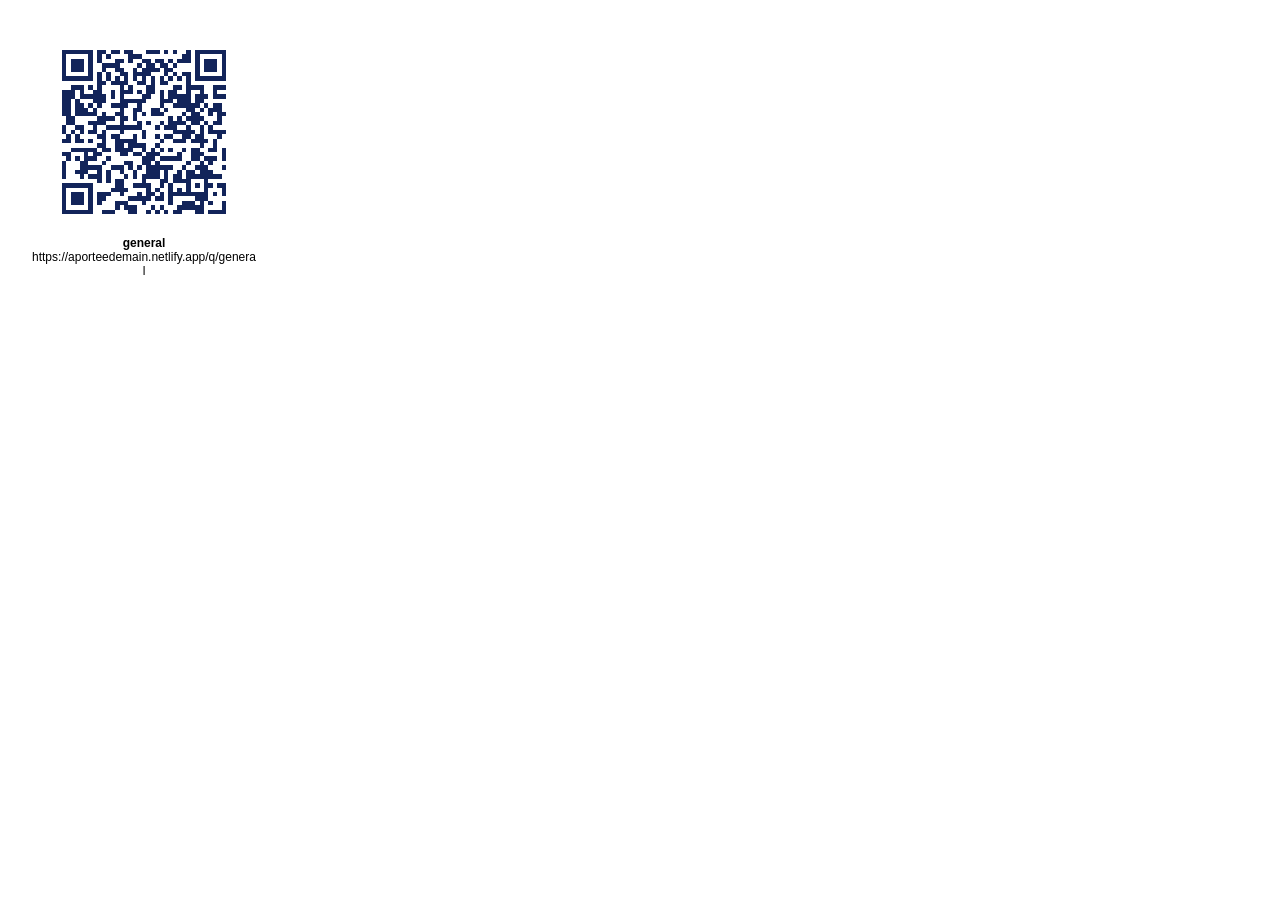
<file: _outils/qr/planche.html>
<!doctype html><meta charset="utf-8"><title>Codes QR</title><style>body{font-family:sans-serif;display:grid;grid-template-columns:repeat(auto-fill,minmax(220px,1fr));gap:24px;padding:24px}figure{margin:0;text-align:center}svg{width:200px;height:200px}figcaption{font-size:12px;word-break:break-all}</style><figure><svg xmlns="http://www.w3.org/2000/svg" viewBox="0 0 45 45" shape-rendering="crispEdges"><rect width="45" height="45" fill="#fff"/><path fill="#12245a" d="M4,4h1v1h-1zM5,4h1v1h-1zM6,4h1v1h-1zM7,4h1v1h-1zM8,4h1v1h-1zM9,4h1v1h-1zM10,4h1v1h-1zM12,4h1v1h-1zM13,4h1v1h-1zM15,4h1v1h-1zM16,4h1v1h-1zM18,4h1v1h-1zM19,4h1v1h-1zM23,4h1v1h-1zM24,4h1v1h-1zM25,4h1v1h-1zM27,4h1v1h-1zM29,4h1v1h-1zM32,4h1v1h-1zM34,4h1v1h-1zM35,4h1v1h-1zM36,4h1v1h-1zM37,4h1v1h-1zM38,4h1v1h-1zM39,4h1v1h-1zM40,4h1v1h-1zM4,5h1v1h-1zM10,5h1v1h-1zM12,5h1v1h-1zM14,5h1v1h-1zM19,5h1v1h-1zM20,5h1v1h-1zM21,5h1v1h-1zM31,5h1v1h-1zM32,5h1v1h-1zM34,5h1v1h-1zM40,5h1v1h-1zM4,6h1v1h-1zM6,6h1v1h-1zM7,6h1v1h-1zM8,6h1v1h-1zM10,6h1v1h-1zM12,6h1v1h-1zM16,6h1v1h-1zM17,6h1v1h-1zM19,6h1v1h-1zM22,6h1v1h-1zM23,6h1v1h-1zM25,6h1v1h-1zM26,6h1v1h-1zM28,6h1v1h-1zM30,6h1v1h-1zM31,6h1v1h-1zM32,6h1v1h-1zM34,6h1v1h-1zM36,6h1v1h-1zM37,6h1v1h-1zM38,6h1v1h-1zM40,6h1v1h-1zM4,7h1v1h-1zM6,7h1v1h-1zM7,7h1v1h-1zM8,7h1v1h-1zM10,7h1v1h-1zM13,7h1v1h-1zM14,7h1v1h-1zM15,7h1v1h-1zM16,7h1v1h-1zM21,7h1v1h-1zM23,7h1v1h-1zM24,7h1v1h-1zM26,7h1v1h-1zM27,7h1v1h-1zM29,7h1v1h-1zM34,7h1v1h-1zM36,7h1v1h-1zM37,7h1v1h-1zM38,7h1v1h-1zM40,7h1v1h-1zM4,8h1v1h-1zM6,8h1v1h-1zM7,8h1v1h-1zM8,8h1v1h-1zM10,8h1v1h-1zM13,8h1v1h-1zM16,8h1v1h-1zM17,8h1v1h-1zM20,8h1v1h-1zM22,8h1v1h-1zM23,8h1v1h-1zM24,8h1v1h-1zM25,8h1v1h-1zM27,8h1v1h-1zM28,8h1v1h-1zM34,8h1v1h-1zM36,8h1v1h-1zM37,8h1v1h-1zM38,8h1v1h-1zM40,8h1v1h-1zM4,9h1v1h-1zM10,9h1v1h-1zM12,9h1v1h-1zM14,9h1v1h-1zM17,9h1v1h-1zM18,9h1v1h-1zM20,9h1v1h-1zM21,9h1v1h-1zM22,9h1v1h-1zM23,9h1v1h-1zM27,9h1v1h-1zM29,9h1v1h-1zM31,9h1v1h-1zM32,9h1v1h-1zM34,9h1v1h-1zM40,9h1v1h-1zM4,10h1v1h-1zM5,10h1v1h-1zM6,10h1v1h-1zM7,10h1v1h-1zM8,10h1v1h-1zM9,10h1v1h-1zM10,10h1v1h-1zM12,10h1v1h-1zM14,10h1v1h-1zM16,10h1v1h-1zM18,10h1v1h-1zM20,10h1v1h-1zM22,10h1v1h-1zM24,10h1v1h-1zM26,10h1v1h-1zM28,10h1v1h-1zM30,10h1v1h-1zM32,10h1v1h-1zM34,10h1v1h-1zM35,10h1v1h-1zM36,10h1v1h-1zM37,10h1v1h-1zM38,10h1v1h-1zM39,10h1v1h-1zM40,10h1v1h-1zM12,11h1v1h-1zM13,11h1v1h-1zM15,11h1v1h-1zM16,11h1v1h-1zM17,11h1v1h-1zM18,11h1v1h-1zM21,11h1v1h-1zM22,11h1v1h-1zM24,11h1v1h-1zM26,11h1v1h-1zM27,11h1v1h-1zM32,11h1v1h-1zM6,12h1v1h-1zM7,12h1v1h-1zM8,12h1v1h-1zM10,12h1v1h-1zM12,12h1v1h-1zM17,12h1v1h-1zM19,12h1v1h-1zM23,12h1v1h-1zM24,12h1v1h-1zM29,12h1v1h-1zM30,12h1v1h-1zM32,12h1v1h-1zM33,12h1v1h-1zM34,12h1v1h-1zM35,12h1v1h-1zM38,12h1v1h-1zM39,12h1v1h-1zM40,12h1v1h-1zM4,13h1v1h-1zM5,13h1v1h-1zM6,13h1v1h-1zM8,13h1v1h-1zM11,13h1v1h-1zM12,13h1v1h-1zM15,13h1v1h-1zM17,13h1v1h-1zM18,13h1v1h-1zM19,13h1v1h-1zM21,13h1v1h-1zM23,13h1v1h-1zM24,13h1v1h-1zM26,13h1v1h-1zM28,13h1v1h-1zM29,13h1v1h-1zM32,13h1v1h-1zM35,13h1v1h-1zM38,13h1v1h-1zM4,14h1v1h-1zM5,14h1v1h-1zM6,14h1v1h-1zM8,14h1v1h-1zM9,14h1v1h-1zM10,14h1v1h-1zM11,14h1v1h-1zM12,14h1v1h-1zM13,14h1v1h-1zM15,14h1v1h-1zM17,14h1v1h-1zM22,14h1v1h-1zM23,14h1v1h-1zM26,14h1v1h-1zM28,14h1v1h-1zM29,14h1v1h-1zM30,14h1v1h-1zM31,14h1v1h-1zM32,14h1v1h-1zM34,14h1v1h-1zM35,14h1v1h-1zM36,14h1v1h-1zM38,14h1v1h-1zM39,14h1v1h-1zM40,14h1v1h-1zM4,15h1v1h-1zM5,15h1v1h-1zM7,15h1v1h-1zM11,15h1v1h-1zM12,15h1v1h-1zM13,15h1v1h-1zM17,15h1v1h-1zM18,15h1v1h-1zM19,15h1v1h-1zM20,15h1v1h-1zM21,15h1v1h-1zM22,15h1v1h-1zM26,15h1v1h-1zM27,15h1v1h-1zM28,15h1v1h-1zM30,15h1v1h-1zM31,15h1v1h-1zM32,15h1v1h-1zM34,15h1v1h-1zM35,15h1v1h-1zM4,16h1v1h-1zM5,16h1v1h-1zM7,16h1v1h-1zM8,16h1v1h-1zM10,16h1v1h-1zM12,16h1v1h-1zM15,16h1v1h-1zM16,16h1v1h-1zM17,16h1v1h-1zM18,16h1v1h-1zM21,16h1v1h-1zM26,16h1v1h-1zM29,16h1v1h-1zM30,16h1v1h-1zM31,16h1v1h-1zM32,16h1v1h-1zM33,16h1v1h-1zM34,16h1v1h-1zM36,16h1v1h-1zM38,16h1v1h-1zM39,16h1v1h-1zM4,17h1v1h-1zM5,17h1v1h-1zM7,17h1v1h-1zM8,17h1v1h-1zM9,17h1v1h-1zM11,17h1v1h-1zM17,17h1v1h-1zM20,17h1v1h-1zM21,17h1v1h-1zM24,17h1v1h-1zM25,17h1v1h-1zM27,17h1v1h-1zM32,17h1v1h-1zM33,17h1v1h-1zM35,17h1v1h-1zM37,17h1v1h-1zM38,17h1v1h-1zM39,17h1v1h-1zM4,18h1v1h-1zM5,18h1v1h-1zM7,18h1v1h-1zM8,18h1v1h-1zM9,18h1v1h-1zM10,18h1v1h-1zM11,18h1v1h-1zM13,18h1v1h-1zM16,18h1v1h-1zM17,18h1v1h-1zM20,18h1v1h-1zM22,18h1v1h-1zM24,18h1v1h-1zM25,18h1v1h-1zM26,18h1v1h-1zM31,18h1v1h-1zM33,18h1v1h-1zM34,18h1v1h-1zM37,18h1v1h-1zM39,18h1v1h-1zM40,18h1v1h-1zM5,19h1v1h-1zM6,19h1v1h-1zM12,19h1v1h-1zM13,19h1v1h-1zM14,19h1v1h-1zM15,19h1v1h-1zM17,19h1v1h-1zM18,19h1v1h-1zM20,19h1v1h-1zM28,19h1v1h-1zM30,19h1v1h-1zM32,19h1v1h-1zM33,19h1v1h-1zM34,19h1v1h-1zM35,19h1v1h-1zM39,19h1v1h-1zM5,20h1v1h-1zM6,20h1v1h-1zM10,20h1v1h-1zM11,20h1v1h-1zM12,20h1v1h-1zM13,20h1v1h-1zM17,20h1v1h-1zM21,20h1v1h-1zM23,20h1v1h-1zM26,20h1v1h-1zM28,20h1v1h-1zM29,20h1v1h-1zM30,20h1v1h-1zM31,20h1v1h-1zM33,20h1v1h-1zM34,20h1v1h-1zM36,20h1v1h-1zM38,20h1v1h-1zM39,20h1v1h-1zM4,21h1v1h-1zM7,21h1v1h-1zM8,21h1v1h-1zM11,21h1v1h-1zM14,21h1v1h-1zM15,21h1v1h-1zM16,21h1v1h-1zM17,21h1v1h-1zM18,21h1v1h-1zM19,21h1v1h-1zM20,21h1v1h-1zM21,21h1v1h-1zM25,21h1v1h-1zM27,21h1v1h-1zM28,21h1v1h-1zM29,21h1v1h-1zM32,21h1v1h-1zM35,21h1v1h-1zM37,21h1v1h-1zM4,22h1v1h-1zM6,22h1v1h-1zM8,22h1v1h-1zM10,22h1v1h-1zM11,22h1v1h-1zM13,22h1v1h-1zM17,22h1v1h-1zM22,22h1v1h-1zM29,22h1v1h-1zM30,22h1v1h-1zM31,22h1v1h-1zM32,22h1v1h-1zM33,22h1v1h-1zM35,22h1v1h-1zM37,22h1v1h-1zM38,22h1v1h-1zM39,22h1v1h-1zM40,22h1v1h-1zM5,23h1v1h-1zM7,23h1v1h-1zM12,23h1v1h-1zM13,23h1v1h-1zM15,23h1v1h-1zM16,23h1v1h-1zM20,23h1v1h-1zM22,23h1v1h-1zM25,23h1v1h-1zM27,23h1v1h-1zM28,23h1v1h-1zM31,23h1v1h-1zM32,23h1v1h-1zM34,23h1v1h-1zM35,23h1v1h-1zM39,23h1v1h-1zM4,24h1v1h-1zM5,24h1v1h-1zM7,24h1v1h-1zM8,24h1v1h-1zM10,24h1v1h-1zM13,24h1v1h-1zM16,24h1v1h-1zM17,24h1v1h-1zM18,24h1v1h-1zM19,24h1v1h-1zM20,24h1v1h-1zM26,24h1v1h-1zM29,24h1v1h-1zM30,24h1v1h-1zM31,24h1v1h-1zM33,24h1v1h-1zM34,24h1v1h-1zM35,24h1v1h-1zM36,24h1v1h-1zM38,24h1v1h-1zM12,25h1v1h-1zM13,25h1v1h-1zM16,25h1v1h-1zM17,25h1v1h-1zM19,25h1v1h-1zM20,25h1v1h-1zM21,25h1v1h-1zM22,25h1v1h-1zM25,25h1v1h-1zM35,25h1v1h-1zM38,25h1v1h-1zM6,26h1v1h-1zM7,26h1v1h-1zM8,26h1v1h-1zM9,26h1v1h-1zM10,26h1v1h-1zM11,26h1v1h-1zM13,26h1v1h-1zM14,26h1v1h-1zM16,26h1v1h-1zM17,26h1v1h-1zM18,26h1v1h-1zM19,26h1v1h-1zM22,26h1v1h-1zM24,26h1v1h-1zM26,26h1v1h-1zM28,26h1v1h-1zM31,26h1v1h-1zM33,26h1v1h-1zM34,26h1v1h-1zM37,26h1v1h-1zM38,26h1v1h-1zM40,26h1v1h-1zM4,27h1v1h-1zM5,27h1v1h-1zM9,27h1v1h-1zM11,27h1v1h-1zM12,27h1v1h-1zM17,27h1v1h-1zM18,27h1v1h-1zM20,27h1v1h-1zM21,27h1v1h-1zM23,27h1v1h-1zM24,27h1v1h-1zM25,27h1v1h-1zM30,27h1v1h-1zM33,27h1v1h-1zM34,27h1v1h-1zM35,27h1v1h-1zM40,27h1v1h-1zM5,28h1v1h-1zM7,28h1v1h-1zM9,28h1v1h-1zM10,28h1v1h-1zM11,28h1v1h-1zM14,28h1v1h-1zM22,28h1v1h-1zM23,28h1v1h-1zM24,28h1v1h-1zM26,28h1v1h-1zM27,28h1v1h-1zM28,28h1v1h-1zM29,28h1v1h-1zM30,28h1v1h-1zM33,28h1v1h-1zM34,28h1v1h-1zM36,28h1v1h-1zM37,28h1v1h-1zM38,28h1v1h-1zM40,28h1v1h-1zM4,29h1v1h-1zM8,29h1v1h-1zM9,29h1v1h-1zM13,29h1v1h-1zM18,29h1v1h-1zM19,29h1v1h-1zM22,29h1v1h-1zM23,29h1v1h-1zM25,29h1v1h-1zM32,29h1v1h-1zM35,29h1v1h-1zM37,29h1v1h-1zM4,30h1v1h-1zM8,30h1v1h-1zM9,30h1v1h-1zM10,30h1v1h-1zM11,30h1v1h-1zM12,30h1v1h-1zM15,30h1v1h-1zM16,30h1v1h-1zM17,30h1v1h-1zM19,30h1v1h-1zM21,30h1v1h-1zM23,30h1v1h-1zM24,30h1v1h-1zM25,30h1v1h-1zM26,30h1v1h-1zM27,30h1v1h-1zM28,30h1v1h-1zM31,30h1v1h-1zM34,30h1v1h-1zM35,30h1v1h-1zM36,30h1v1h-1zM40,30h1v1h-1zM4,31h1v1h-1zM7,31h1v1h-1zM8,31h1v1h-1zM9,31h1v1h-1zM12,31h1v1h-1zM14,31h1v1h-1zM17,31h1v1h-1zM20,31h1v1h-1zM23,31h1v1h-1zM24,31h1v1h-1zM25,31h1v1h-1zM27,31h1v1h-1zM30,31h1v1h-1zM32,31h1v1h-1zM33,31h1v1h-1zM35,31h1v1h-1zM36,31h1v1h-1zM37,31h1v1h-1zM4,32h1v1h-1zM8,32h1v1h-1zM10,32h1v1h-1zM11,32h1v1h-1zM12,32h1v1h-1zM14,32h1v1h-1zM18,32h1v1h-1zM20,32h1v1h-1zM22,32h1v1h-1zM23,32h1v1h-1zM24,32h1v1h-1zM25,32h1v1h-1zM27,32h1v1h-1zM29,32h1v1h-1zM30,32h1v1h-1zM32,32h1v1h-1zM33,32h1v1h-1zM34,32h1v1h-1zM35,32h1v1h-1zM36,32h1v1h-1zM37,32h1v1h-1zM38,32h1v1h-1zM39,32h1v1h-1zM12,33h1v1h-1zM14,33h1v1h-1zM16,33h1v1h-1zM17,33h1v1h-1zM22,33h1v1h-1zM26,33h1v1h-1zM27,33h1v1h-1zM29,33h1v1h-1zM30,33h1v1h-1zM31,33h1v1h-1zM32,33h1v1h-1zM36,33h1v1h-1zM4,34h1v1h-1zM5,34h1v1h-1zM6,34h1v1h-1zM7,34h1v1h-1zM8,34h1v1h-1zM9,34h1v1h-1zM10,34h1v1h-1zM16,34h1v1h-1zM17,34h1v1h-1zM20,34h1v1h-1zM21,34h1v1h-1zM22,34h1v1h-1zM23,34h1v1h-1zM26,34h1v1h-1zM28,34h1v1h-1zM32,34h1v1h-1zM34,34h1v1h-1zM36,34h1v1h-1zM37,34h1v1h-1zM39,34h1v1h-1zM40,34h1v1h-1zM4,35h1v1h-1zM10,35h1v1h-1zM15,35h1v1h-1zM16,35h1v1h-1zM17,35h1v1h-1zM18,35h1v1h-1zM23,35h1v1h-1zM25,35h1v1h-1zM28,35h1v1h-1zM30,35h1v1h-1zM32,35h1v1h-1zM36,35h1v1h-1zM40,35h1v1h-1zM4,36h1v1h-1zM6,36h1v1h-1zM7,36h1v1h-1zM8,36h1v1h-1zM10,36h1v1h-1zM12,36h1v1h-1zM13,36h1v1h-1zM14,36h1v1h-1zM17,36h1v1h-1zM21,36h1v1h-1zM23,36h1v1h-1zM24,36h1v1h-1zM26,36h1v1h-1zM28,36h1v1h-1zM29,36h1v1h-1zM30,36h1v1h-1zM31,36h1v1h-1zM32,36h1v1h-1zM33,36h1v1h-1zM34,36h1v1h-1zM35,36h1v1h-1zM36,36h1v1h-1zM38,36h1v1h-1zM40,36h1v1h-1zM4,37h1v1h-1zM6,37h1v1h-1zM7,37h1v1h-1zM8,37h1v1h-1zM10,37h1v1h-1zM12,37h1v1h-1zM13,37h1v1h-1zM19,37h1v1h-1zM20,37h1v1h-1zM21,37h1v1h-1zM22,37h1v1h-1zM23,37h1v1h-1zM25,37h1v1h-1zM26,37h1v1h-1zM28,37h1v1h-1zM34,37h1v1h-1zM35,37h1v1h-1zM36,37h1v1h-1zM4,38h1v1h-1zM6,38h1v1h-1zM7,38h1v1h-1zM8,38h1v1h-1zM10,38h1v1h-1zM12,38h1v1h-1zM16,38h1v1h-1zM17,38h1v1h-1zM18,38h1v1h-1zM22,38h1v1h-1zM28,38h1v1h-1zM31,38h1v1h-1zM32,38h1v1h-1zM33,38h1v1h-1zM35,38h1v1h-1zM37,38h1v1h-1zM40,38h1v1h-1zM4,39h1v1h-1zM10,39h1v1h-1zM16,39h1v1h-1zM18,39h1v1h-1zM19,39h1v1h-1zM20,39h1v1h-1zM24,39h1v1h-1zM26,39h1v1h-1zM30,39h1v1h-1zM31,39h1v1h-1zM32,39h1v1h-1zM33,39h1v1h-1zM34,39h1v1h-1zM35,39h1v1h-1zM40,39h1v1h-1zM4,40h1v1h-1zM5,40h1v1h-1zM6,40h1v1h-1zM7,40h1v1h-1zM8,40h1v1h-1zM9,40h1v1h-1zM10,40h1v1h-1zM13,40h1v1h-1zM14,40h1v1h-1zM15,40h1v1h-1zM19,40h1v1h-1zM20,40h1v1h-1zM23,40h1v1h-1zM25,40h1v1h-1zM27,40h1v1h-1zM29,40h1v1h-1zM30,40h1v1h-1zM34,40h1v1h-1zM35,40h1v1h-1zM37,40h1v1h-1zM38,40h1v1h-1zM39,40h1v1h-1zM40,40h1v1h-1z"/></svg>
<figcaption><b>general</b><br>https://aporteedemain.netlify.app/q/general</figcaption></figure>
</file>
<file: style.css>
/* À portée de main / Within Reach
   Layout: calm single column, a safety bar always on top, content cards only for resources.
   Palette taken from the logo: navy lettering, dusty-rose lotus, lilac ornament, warm-grey hand. */

:root {
  --paper: #fcfbfd;      /* page */
  --surface: #f4f0f8;    /* lilac-tinted panels */
  --card: #ffffff;
  --ink: #12245a;        /* navy from the wordmark */
  --text: #2b2a35;
  --muted: #5f5b68;      /* warm grey, like the hand */
  --rose: #a9706f;       /* lotus, darkened for text contrast */
  --rose-soft: #f3e6e5;
  --lilac: #c7b0e0;      /* ornament */
  --line: #e2dbe9;
  --alert: #8f2a37;      /* danger / exit */
  --alert-soft: #fbecee;
  --focus: #6b4bb0;

  --f-display: "Gilda Display", "Cormorant Garamond", Georgia, "Times New Roman", serif;
  --f-body: "Atkinson Hyperlegible", "Segoe UI", Roboto, Helvetica, Arial, sans-serif;

  --step--1: 0.875rem;
  --step-0: 1.0625rem;
  --step-1: 1.25rem;
  --step-2: 1.6rem;
  --step-3: clamp(1.9rem, 1.4rem + 2.2vw, 2.8rem);
  --step-4: clamp(2.3rem, 1.6rem + 3.4vw, 3.6rem);

  --radius: 14px;
  --wrap: 68rem;
  --gutter: clamp(16px, 4vw, 40px);
}
@media (prefers-color-scheme: dark) {
  :root:not([data-theme="light"]) {
    --paper: #10142a; --surface: #181d38; --card: #1b2140;
    --ink: #e4defa; --text: #e6e3ee; --muted: #b2adc0;
    --rose: #e0aeac; --rose-soft: #2d2337; --lilac: #b49bd6; --line: #2e3456;
    --alert: #ff9aa5; --alert-soft: #3a1b26; --focus: #c9b2ff;
    color-scheme: dark;
  }
}
:root[data-theme="dark"] {
  --paper: #10142a; --surface: #181d38; --card: #1b2140;
  --ink: #e4defa; --text: #e6e3ee; --muted: #b2adc0;
  --rose: #e0aeac; --rose-soft: #2d2337; --lilac: #b49bd6; --line: #2e3456;
  --alert: #ff9aa5; --alert-soft: #3a1b26; --focus: #c9b2ff;
  color-scheme: dark;
}

*, *::before, *::after { box-sizing: border-box; }
html { -webkit-text-size-adjust: 100%; scroll-behavior: smooth; scroll-padding-top: 5.5rem; }
@media (prefers-reduced-motion: reduce) { html { scroll-behavior: auto; } * { transition: none !important; } }
body {
  margin: 0; background: var(--paper); color: var(--text);
  font-family: var(--f-body); font-size: var(--step-0); line-height: 1.6;
}
img { max-width: 100%; height: auto; }
a { color: var(--ink); text-underline-offset: 0.18em; text-decoration-thickness: 1px; }
a:hover { text-decoration-thickness: 2px; }
:focus-visible { outline: 3px solid var(--focus); outline-offset: 3px; border-radius: 4px; }
h1, h2, h3 { font-family: var(--f-display); color: var(--ink); font-weight: 400; line-height: 1.15; text-wrap: balance; margin: 0; }
h1 { font-size: var(--step-4); }
h2 { font-size: var(--step-3); }
h3 { font-size: var(--step-1); }
p { margin: 0; }
.wrap { width: 100%; max-width: var(--wrap); margin-inline: auto; padding-inline: var(--gutter); }
.prose { max-width: 40rem; }
.stack { display: flex; flex-direction: column; gap: 1rem; }
.visually-hidden { position: absolute !important; width: 1px; height: 1px; overflow: hidden; clip: rect(0 0 0 0); white-space: nowrap; }
.skip { position: absolute; left: -999px; top: 0; background: var(--ink); color: var(--paper); padding: .6rem 1rem; z-index: 50; }
.skip:focus { left: 1rem; top: 1rem; }

/* ---------- Safety bar (every page) ---------- */
.safety {
  position: sticky; top: env(safe-area-inset-top, 0px); z-index: 40;
  background: var(--ink); color: var(--paper);
  font-size: var(--step--1);
}
.safety .wrap { display: flex; align-items: center; gap: .5rem; padding-block: .45rem; }
.safety__911 { margin-right: auto; color: var(--paper); }
.safety__911 a { color: inherit; font-weight: 700; }
.safety a, .safety summary { color: var(--paper); }
.history { position: relative; }
.history summary {
  list-style: none; cursor: pointer; padding: .35rem .75rem; border: 1px solid rgba(255,255,255,.5);
  border-radius: 999px; white-space: nowrap;
}
.history summary::-webkit-details-marker { display: none; }
.history[open] summary { background: var(--paper); color: var(--ink); }
.history__panel {
  position: absolute; right: 0; top: calc(100% + .5rem); width: min(26rem, calc(100vw - 2rem));
  background: var(--card); color: var(--text); border: 1px solid var(--line); border-radius: var(--radius);
  padding: 1.1rem 1.2rem; box-shadow: 0 18px 40px -18px rgba(10, 14, 40, .45); font-size: .95rem;
}
.history__panel h2 { font-size: 1.25rem; margin-bottom: .6rem; }
.history__panel dl { margin: 0; display: grid; gap: .65rem; }
.history__panel dt { font-weight: 700; color: var(--ink); }
.history__panel dd { margin: 0; }
.history__panel .tip { margin-top: .8rem; padding-top: .8rem; border-top: 1px solid var(--line); color: var(--muted); }
.history__panel kbd { font-family: inherit; font-size: .85em; border: 1px solid var(--line); border-bottom-width: 2px; border-radius: 5px; padding: 0 .3em; background: var(--surface); }
.exit {
  display: inline-flex; align-items: center; gap: .4rem; padding: .35rem .85rem; border-radius: 999px;
  background: var(--alert-soft); color: var(--alert) !important; font-weight: 700; text-decoration: none; white-space: nowrap;
}
.safety .exit { background: #fff; color: #8f2a37 !important; }

/* ---------- Header / nav ---------- */
.site-header { border-bottom: 1px solid var(--line); background: var(--paper); }
.site-header .wrap { display: flex; align-items: center; gap: 1rem; padding-block: .75rem; flex-wrap: wrap; }
.brand { display: flex; align-items: center; gap: .7rem; text-decoration: none; margin-right: auto; }
.brand img { width: 52px; height: auto; }
.brand__name { font-family: var(--f-display); font-size: 1.35rem; color: var(--ink); line-height: 1.05; }
.brand__name small { display: block; font-family: var(--f-body); font-size: .72rem; letter-spacing: .14em; text-transform: uppercase; color: var(--muted); }
.menu-toggle { display: none; }
.menu-btn { display: none; cursor: pointer; padding: .45rem .9rem; border: 1px solid var(--line); border-radius: 999px; color: var(--ink); font-weight: 700; }
.nav { display: flex; gap: .25rem 1.4rem; flex-wrap: wrap; align-items: center; }
.nav a { text-decoration: none; color: var(--text); padding: .3rem 0; border-bottom: 2px solid transparent; }
.nav a:hover { color: var(--ink); border-color: var(--lilac); }
.nav a[aria-current="page"] { color: var(--ink); border-color: var(--rose); }
.nav .lang { font-weight: 700; color: var(--ink); border: 1px solid var(--line); border-radius: 999px; padding: .2rem .7rem; }
.subnav { display: flex; flex-wrap: wrap; gap: .5rem; }
.subnav a { text-decoration: none; padding: .4rem .9rem; border-radius: 999px; background: var(--surface); color: var(--ink); font-size: .95rem; }
.subnav a[aria-current="page"] { background: var(--ink); color: var(--paper); }

@media (max-width: 760px) {
  .menu-btn { display: inline-block; }
  .nav { display: none; width: 100%; flex-direction: column; align-items: stretch; gap: 0; padding-top: .4rem; }
  .nav a { padding: .8rem .2rem; border-bottom: 1px solid var(--line); }
  .nav a[aria-current="page"] { border-bottom-color: var(--line); box-shadow: inset 3px 0 0 var(--rose); padding-left: .8rem; }
  .nav .lang { align-self: flex-start; margin-top: .8rem; border: 1px solid var(--line); }
  .menu-toggle:checked ~ .nav { display: flex; }
  .brand img { width: 44px; }
  .safety__label, .exit__long { display: none; }
  .history__panel { position: fixed; left: 1rem; right: 1rem; top: auto; width: auto; margin-top: .5rem; max-height: 75vh; overflow: auto; }
}

/* ---------- Ornament (from the logo's divider) ---------- */
.ornament { display: flex; align-items: center; gap: .35rem; color: var(--lilac); margin-block: .25rem; max-width: 22rem; }
.ornament::before, .ornament::after { content: ""; flex: 1; height: 1px; background: linear-gradient(90deg, transparent, currentColor); }
.ornament::after { background: linear-gradient(90deg, currentColor, transparent); }
.ornament span { display: inline-flex; align-items: center; gap: 2px; }
.ornament i { width: 7px; height: 7px; border: 1.5px solid currentColor; border-radius: 50%; }
.ornament b { width: 26px; height: 7px; background: currentColor; border-radius: 50%; }
.ornament--center { margin-inline: auto; }

/* ---------- Sections ---------- */
main { display: block; }
.section { padding-block: clamp(2.5rem, 6vw, 4.5rem); }
.section--tint { background: var(--surface); }
.section__head { display: flex; flex-direction: column; gap: .6rem; margin-bottom: 1.8rem; }
.eyebrow { font-size: .78rem; letter-spacing: .14em; text-transform: uppercase; color: var(--rose); font-weight: 700; }
.lead { font-size: var(--step-1); color: var(--muted); }

/* Hero */
.hero { padding-block: clamp(2rem, 5vw, 4rem) clamp(2rem, 5vw, 3.5rem); }
.hero .wrap { display: grid; grid-template-columns: minmax(0, 1fr); gap: clamp(1.5rem, 5vw, 4rem); align-items: center; }
.hero__logo { width: clamp(150px, 26vw, 300px); }
.hero__text { display: flex; flex-direction: column; gap: 1.1rem; min-width: 0; }
.hero__text .alone { font-family: var(--f-display); font-size: var(--step-2); color: var(--rose); }
.hero__text p { max-width: 36rem; }
.slogan { font-family: var(--f-display); font-style: italic; color: var(--muted); }
.hero__fig { margin: 0; display: flex; flex-direction: column; align-items: center; gap: .9rem; text-align: center; }
.hero__fig figcaption { max-width: 17rem; font-size: var(--step-1); line-height: 1.35; }
@media (max-width: 760px) { .hero__fig { order: -1; flex-direction: row; text-align: left; gap: 1rem; } .hero__fig figcaption { font-size: 1rem; } }
@media (max-width: 760px) {
  .hero .wrap { grid-template-columns: 1fr; }
  .hero__logo { width: 96px; flex: none; }
}

/* Buttons */
.actions { display: flex; flex-wrap: wrap; gap: .75rem; margin-top: .4rem; }
.btn {
  display: inline-flex; align-items: center; justify-content: center; gap: .5rem;
  padding: .85rem 1.3rem; border-radius: 999px; font-weight: 700; text-decoration: none;
  border: 1.5px solid var(--ink); color: var(--ink); background: transparent; min-height: 48px; line-height: 1.2; text-align: center;
}
.btn:hover { background: var(--surface); }
.btn--primary { background: var(--ink); color: var(--paper); }
.btn--primary:hover { background: var(--ink); opacity: .9; }
@media (max-width: 480px) { .actions .btn { width: 100%; } }

/* Contact panels (talk / write) */
.panels { display: grid; grid-template-columns: repeat(auto-fit, minmax(min(100%, 19rem), 1fr)); gap: 1.25rem; }
.panel { background: var(--card); border: 1px solid var(--line); border-radius: var(--radius); padding: clamp(1.2rem, 3vw, 1.8rem); display: flex; flex-direction: column; gap: .9rem; min-width: 0; }
.panel h2 { font-size: var(--step-2); }
.bignum { font-family: var(--f-body); font-size: clamp(1.6rem, 1.2rem + 1.8vw, 2.2rem); font-weight: 700; color: var(--ink); text-decoration: none; letter-spacing: .01em; font-variant-numeric: tabular-nums; }
.facts { display: flex; flex-wrap: wrap; gap: .4rem; padding: 0; margin: 0; list-style: none; }
.facts li { font-size: .85rem; padding: .2rem .65rem; border-radius: 999px; background: var(--rose-soft); color: var(--text); }
.muted { color: var(--muted); }
.small { font-size: .92rem; }

/* Danger block */
.danger { border: 2px solid var(--alert); background: var(--alert-soft); border-radius: var(--radius); padding: clamp(1.2rem, 3vw, 2rem); display: grid; gap: 1.5rem; grid-template-columns: minmax(0, 1fr) minmax(0, 1.3fr); }
.danger h2 { color: var(--alert); font-size: var(--step-2); }
.danger .num911 { font-size: clamp(2.6rem, 2rem + 3vw, 3.6rem); font-weight: 700; color: var(--alert); text-decoration: none; line-height: 1; font-variant-numeric: tabular-nums; }
.danger__col { display: flex; flex-direction: column; gap: .8rem; min-width: 0; }
@media (max-width: 760px) { .danger { grid-template-columns: 1fr; } }

.callout { border-left: 3px solid var(--rose); padding: .3rem 0 .3rem 1.2rem; font-size: var(--step-1); font-family: var(--f-display); color: var(--ink); line-height: 1.45; max-width: 46rem; }

/* Need tiles */
.tiles { display: grid; grid-template-columns: repeat(auto-fill, minmax(min(100%, 16rem), 1fr)); gap: .85rem; padding: 0; margin: 0; list-style: none; }
.tile {
  display: flex; align-items: center; justify-content: space-between; gap: .8rem; height: 100%;
  padding: 1rem 1.15rem; border-radius: var(--radius); background: var(--card); border: 1px solid var(--line);
  text-decoration: none; color: var(--ink); font-weight: 700; line-height: 1.3;
  transition: border-color .15s, transform .15s;
}
.tile::after { content: "→"; color: var(--rose); font-weight: 400; }
.tile:hover { border-color: var(--rose); transform: translateY(-1px); }
.tile--quiet { background: transparent; border-style: dashed; }
.tile small { display: block; font-weight: 400; color: var(--muted); font-size: .85rem; margin-top: .15rem; }

/* Resource cards */
.cards { display: grid; grid-template-columns: repeat(auto-fill, minmax(min(100%, 21rem), 1fr)); gap: 1rem; padding: 0; margin: 0; list-style: none; }
.card { background: var(--card); border: 1px solid var(--line); border-radius: var(--radius); padding: 1.2rem 1.25rem; display: flex; flex-direction: column; gap: .7rem; min-width: 0; height: 100%; }
.card__top { display: flex; justify-content: space-between; align-items: flex-start; gap: .75rem; }
.card h3 { font-size: 1.3rem; overflow-wrap: anywhere; }
.badge { flex: none; font-size: .75rem; font-weight: 700; letter-spacing: .04em; padding: .2rem .55rem; border-radius: 6px; background: var(--ink); color: var(--paper); }
.badge--tool { background: var(--rose-soft); color: var(--text); }
.card p { font-size: .98rem; }
.card .note { font-size: .9rem; color: var(--muted); background: var(--surface); padding: .55rem .75rem; border-radius: 8px; }
.contacts { list-style: none; margin: 0; padding: 0; display: flex; flex-direction: column; gap: .35rem; }
.contacts li { display: flex; flex-wrap: wrap; align-items: baseline; gap: .1rem .5rem; }
.contacts .k { font-size: .78rem; text-transform: uppercase; letter-spacing: .08em; color: var(--muted); min-width: 4.2rem; }
.contacts a { font-weight: 700; font-variant-numeric: tabular-nums; overflow-wrap: anywhere; }
.contacts .x { font-size: .85rem; color: var(--muted); }
.card__site { font-size: .95rem; padding-top: .6rem; border-top: 1px solid var(--line); margin-top: auto; }
.tags { display: flex; flex-wrap: wrap; gap: .3rem; }
.tags span { font-size: .75rem; color: var(--muted); border: 1px solid var(--line); border-radius: 999px; padding: .05rem .5rem; }

.group { display: flex; flex-direction: column; gap: 1.2rem; padding-block: 2.2rem; border-top: 1px solid var(--line); }
.group:first-of-type { border-top: 0; }
.group__head { display: flex; flex-direction: column; gap: .4rem; max-width: 46rem; }
.group__head h2 { font-size: var(--step-2); }
.back { font-size: .9rem; }
.subhead { font-family: var(--f-body); font-size: .8rem; letter-spacing: .12em; text-transform: uppercase; color: var(--muted); font-weight: 700; margin-top: .4rem; }

.toc { display: flex; flex-wrap: wrap; gap: .5rem; padding: 0; margin: 0; list-style: none; }
.toc a { display: inline-block; padding: .35rem .8rem; border: 1px solid var(--line); border-radius: 999px; text-decoration: none; font-size: .92rem; background: var(--card); }
.toc a:hover { border-color: var(--rose); }

/* Glossary */
.glossary { display: grid; gap: 0; margin: 0; }
.glossary div { display: grid; grid-template-columns: minmax(0, 15rem) minmax(0, 1fr); gap: .5rem 2rem; padding-block: 1.3rem; border-top: 1px solid var(--line); }
.glossary dt { font-family: var(--f-display); font-size: 1.3rem; color: var(--ink); line-height: 1.25; }
.glossary dd { margin: 0; }
.glossary dd a { font-size: .95rem; }
@media (max-width: 680px) { .glossary div { grid-template-columns: 1fr; } }

.checklist { list-style: none; padding: 0; margin: 0; display: grid; gap: .6rem; }
.checklist li { padding-left: 1.8rem; position: relative; }
.checklist li::before { content: ""; position: absolute; left: 0; top: .45em; width: .9rem; height: .9rem; border-radius: 50%; border: 2px solid var(--rose); }

/* About */
.two { display: grid; grid-template-columns: minmax(0, 1fr) minmax(0, 1fr); gap: clamp(1.5rem, 4vw, 3rem); }
@media (max-width: 760px) { .two { grid-template-columns: 1fr; } }
.team { list-style: none; padding: 0; margin: 0; display: grid; gap: 0; }
.team li { padding-block: .8rem; border-top: 1px solid var(--line); display: flex; flex-direction: column; }
.team strong { font-family: var(--f-display); font-weight: 400; font-size: 1.25rem; color: var(--ink); }
.team span { color: var(--muted); font-size: .95rem; }
.bullets { padding-left: 1.2rem; margin: 0; display: grid; gap: .4rem; }
.bullets li::marker { color: var(--rose); }

/* Footer */
.site-footer { background: var(--ink); color: var(--paper); padding-block: 2.5rem 2rem; margin-top: 0; }
.site-footer a { color: var(--paper); }
.site-footer .wrap { display: flex; flex-direction: column; gap: 1.5rem; }
.footer-sos { font-family: var(--f-display); font-size: var(--step-1); line-height: 1.4; }
.footer-sos a { font-family: var(--f-body); font-weight: 700; white-space: nowrap; }
.footer-meta { display: flex; flex-wrap: wrap; gap: .5rem 1.5rem; font-size: .9rem; opacity: .85; padding-top: 1.2rem; border-top: 1px solid color-mix(in srgb, var(--paper) 25%, transparent); }
.footer-meta .slogan { color: inherit; margin-right: auto; }

/* Dark theme: navy bars become deep surfaces so the bar text stays light */
@media (prefers-color-scheme: dark) {
  :root:not([data-theme="light"]) .safety, :root:not([data-theme="light"]) .site-footer { background: #070a1a; color: #e6e3ee; }
  :root:not([data-theme="light"]) .safety a, :root:not([data-theme="light"]) .safety summary, :root:not([data-theme="light"]) .safety__911,
  :root:not([data-theme="light"]) .site-footer a { color: #e6e3ee; }
  :root:not([data-theme="light"]) .history[open] summary { background: #e6e3ee; color: #10142a; }
  :root:not([data-theme="light"]) .btn--primary { color: #10142a; }
  :root:not([data-theme="light"]) .brand img, :root:not([data-theme="light"]) .hero__logo.lotus { filter: brightness(1.6) saturate(.9); }
}
:root[data-theme="dark"] .safety, :root[data-theme="dark"] .site-footer { background: #070a1a; color: #e6e3ee; }
:root[data-theme="dark"] .safety a, :root[data-theme="dark"] .safety summary, :root[data-theme="dark"] .safety__911,
:root[data-theme="dark"] .site-footer a { color: #e6e3ee; }
:root[data-theme="dark"] .history[open] summary { background: #e6e3ee; color: #10142a; }
:root[data-theme="dark"] .btn--primary { color: #10142a; }
:root[data-theme="dark"] .brand img { filter: brightness(1.6) saturate(.9); }

@media print { .safety, .menu-btn, .nav { display: none; } }


/* About: brand panel (logo + slogan) beside the project text */
.about-hero { display: grid; grid-template-columns: minmax(0, 0.9fr) minmax(0, 1.3fr); gap: clamp(1.5rem, 5vw, 4rem); align-items: start; }
.about-brand { margin: 0; background: var(--surface); border-radius: var(--radius); padding: clamp(1.5rem, 4vw, 2.5rem); display: flex; flex-direction: column; align-items: center; gap: 1.2rem; text-align: center; }
.about-brand__logo { width: clamp(150px, 20vw, 220px); }
.about-brand__slogan { font-family: var(--f-display); font-size: var(--step-2); line-height: 1.3; color: var(--ink); text-wrap: balance; }
@media (max-width: 760px) {
  .about-hero { grid-template-columns: 1fr; }
  .about-brand { flex-direction: row; text-align: left; padding: 1.2rem; }
  .about-brand__logo { width: 110px; flex: none; }
  .about-brand__slogan { font-size: var(--step-1); }
}
/* Contact: Instagram is the preferred channel */
.reach { display: flex; flex-direction: column; align-items: flex-start; gap: .6rem; padding: 1.2rem 1.3rem; border: 1px solid var(--line); border-radius: var(--radius); background: var(--card); }
.reach__label { font-size: .78rem; letter-spacing: .12em; text-transform: uppercase; color: var(--rose); font-weight: 700; }
@media (max-width: 480px) { .reach .btn { width: 100%; } }
/* Footer slogan, larger */
.footer-meta .slogan { font-size: var(--step-1); flex-basis: 100%; opacity: 1; }

/* Language switch always visible on phones */
.lang-quick { display: none; font-weight: 700; color: var(--ink); text-decoration: none; padding: .45rem .75rem; letter-spacing: .04em; border: 1px solid var(--line); border-radius: 999px; }
@media (max-width: 760px) {
  .lang-quick { display: inline-block; }
  .nav .lang { display: none; }
}
/* History panel: device-specific instructions (JS adds .has-mine) */
.mine-tag { display: none; font-size: .7rem; font-weight: 700; letter-spacing: .06em; text-transform: uppercase; background: var(--rose-soft); color: var(--text); border-radius: 999px; padding: .1rem .5rem; margin-left: .3rem; vertical-align: middle; }
.hist-toggle { display: none; margin-top: .8rem; background: none; border: 0; padding: 0; font: inherit; font-size: .9rem; color: var(--ink); text-decoration: underline; text-underline-offset: .18em; cursor: pointer; }
.has-mine .hist-toggle { display: inline-block; }
.has-mine .is-mine .mine-tag { display: inline-block; }
.has-mine:not(.show-all) dl > div:not(.is-mine) { display: none; }
@media (max-width: 400px) {
  .site-header .wrap { gap: .5rem; }
  .brand { gap: .45rem; }
  .brand img { width: 34px; }
  .brand__name { font-size: 1.1rem; }
  .brand__name small { font-size: .62rem; letter-spacing: .1em; }
  .menu-btn, .lang-quick { padding: .4rem .65rem; }
}
@media (max-width: 760px) { .brand { flex: 1 1 0; min-width: 0; } }
</file>
